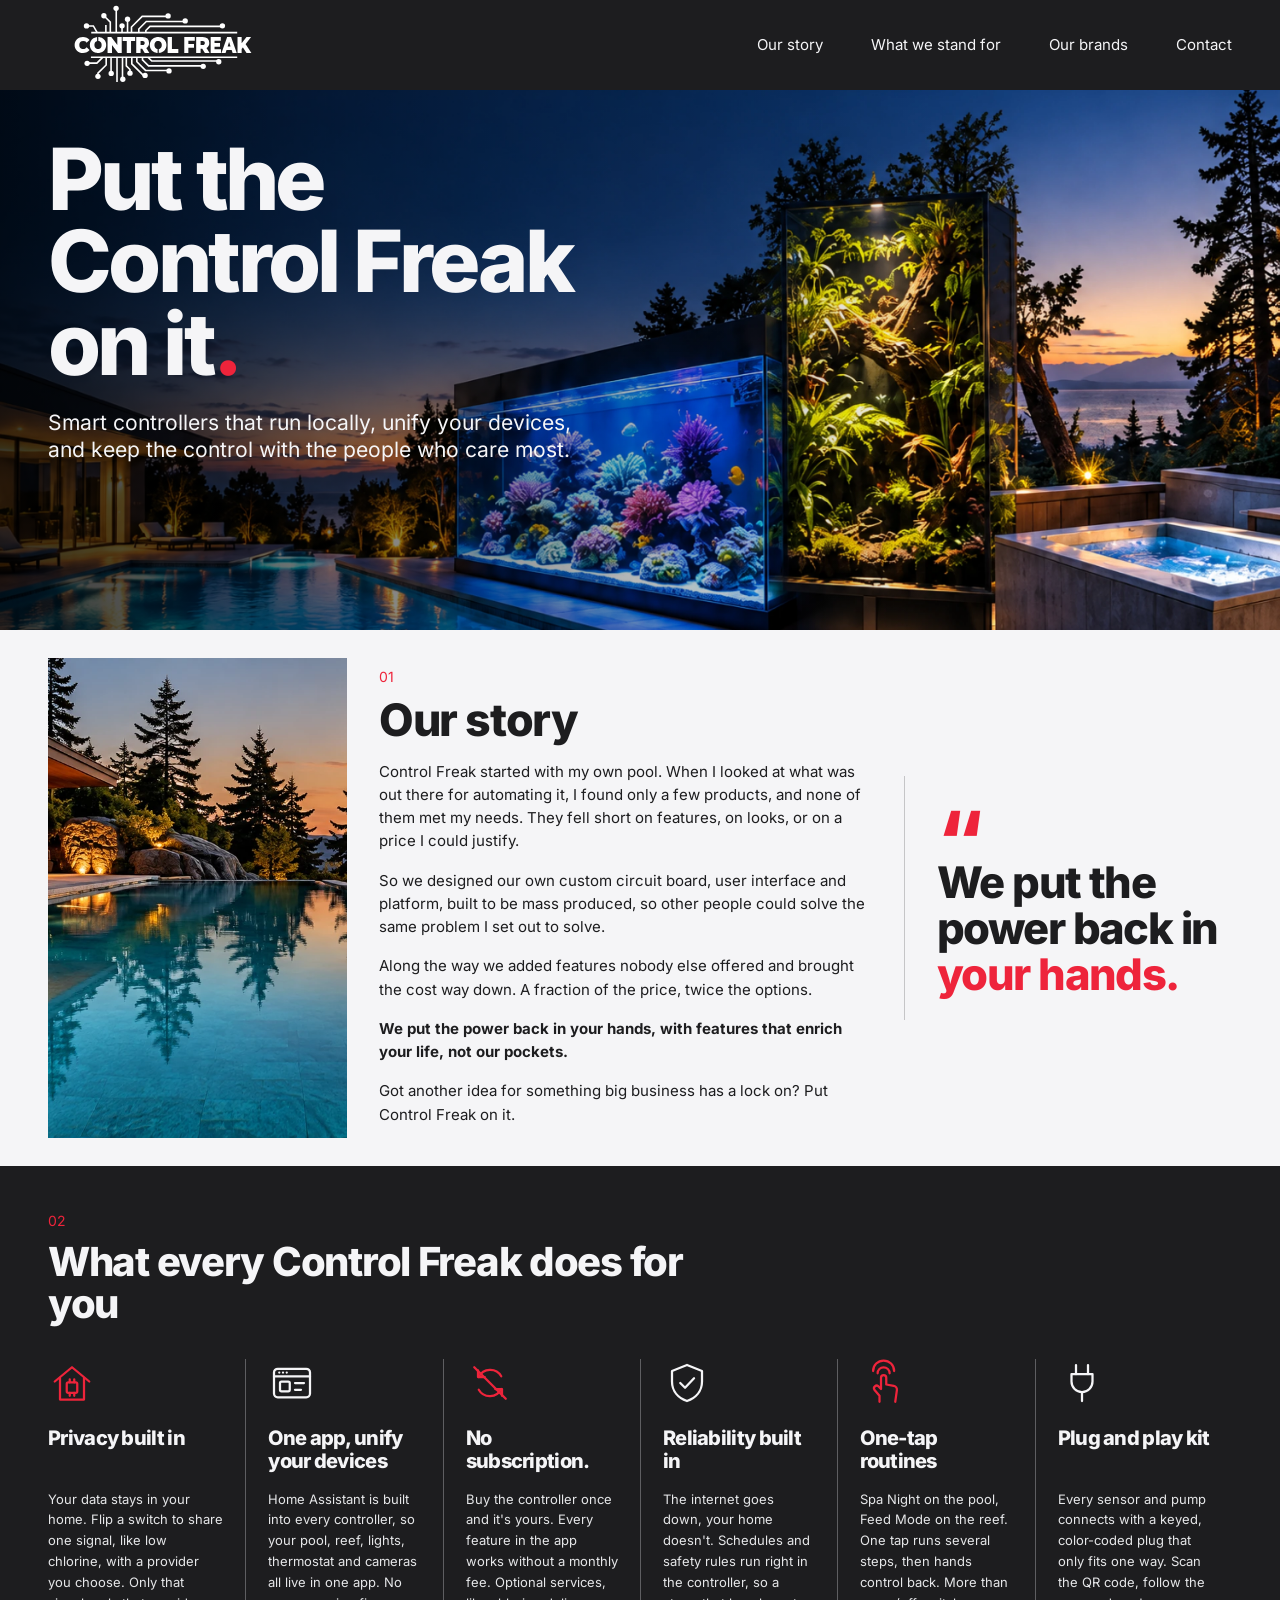
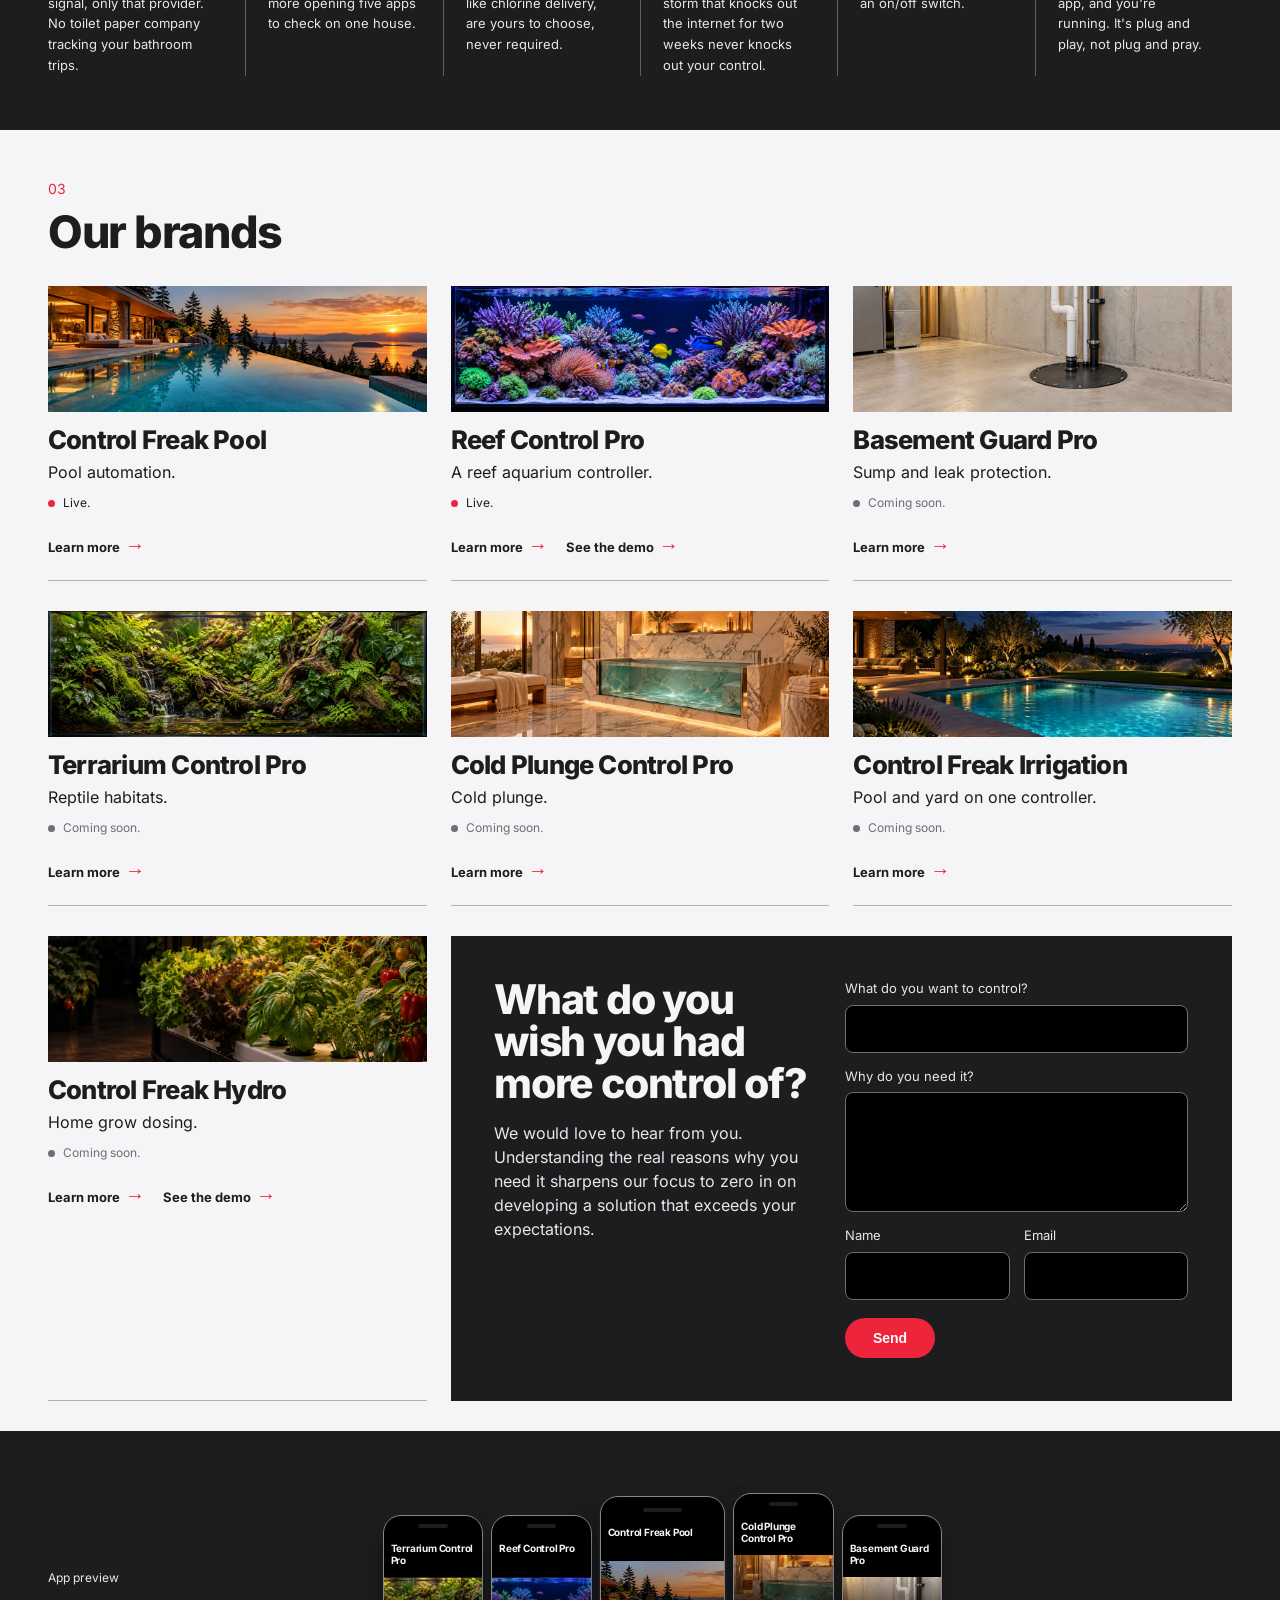
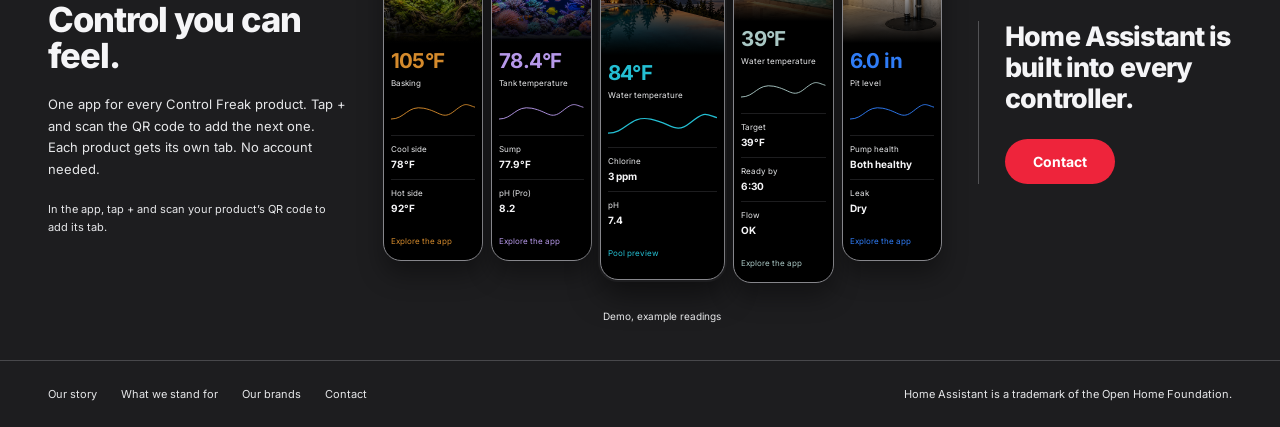
<file: index.html>
<!doctype html>
<html lang="en">
<head>
<meta charset="utf-8">
<meta name="viewport" content="width=device-width,initial-scale=1">
<title>Control Freak | Smart controllers that run locally</title>
<meta name="description" content="Smart controllers that run locally, unify your devices, and keep the control with the people who care most.">
<link rel="icon" href="favicon.ico" sizes="48x48">
<link rel="icon" href="favicon.svg" type="image/svg+xml">
<link rel="apple-touch-icon" href="apple-touch-icon.png">
<link rel="manifest" href="site.webmanifest">
<meta name="theme-color" content="#1C1D20">
<link rel="preload" as="image" href="assets/home/r4-hero.webp" fetchpriority="high">
<link rel="stylesheet" href="assets/home/home.css">
</head>
<body>
<a class="skip" href="#main">Skip to content</a>

<svg class="sprite" aria-hidden="true"><defs><symbol id="i-local" viewBox="0 0 32 32"><path d="M4.5 15 16 5.5 27.5 15"/><path d="M8 12.5V27h16V12.5"/><rect x="12.5" y="15.5" width="7" height="7" rx="1"/><path d="M14.5 13.5v2M17.5 13.5v2M14.5 22.5v2M17.5 22.5v2"/></symbol><symbol id="i-app" viewBox="0 0 32 32"><rect x="4" y="6.5" width="24" height="19" rx="2.5"/><path d="M4 11.5h24"/><path d="M7.5 9h.01M10 9h.01M12.5 9h.01"/><rect x="8" y="15" width="6.5" height="6.5" rx="1"/><path d="M18 16h6M18 20.5h4"/></symbol><symbol id="i-nosub" viewBox="0 0 32 32"><path d="M23.5 11.5a8.5 8.5 0 0 0-15 .5"/><path d="M8 7.5V12h4.5"/><path d="M8.5 20.5a8.5 8.5 0 0 0 15-.5"/><path d="M24 24.5V20h-4.5"/><path d="M5.5 5.5l21 21"/></symbol><symbol id="i-shield" viewBox="0 0 32 32"><path d="M16 4l10 4v7c0 6.5-4.2 11-10 13C10.2 26 6 21.5 6 15V8z"/><path d="M11.5 16l3.2 3.2 6-6.4"/></symbol><symbol id="i-tap" viewBox="0 0 32 32"><path d="M13 28.5v-4l-3.4-4a1.8 1.8 0 0 1 2.6-2.4l1.8 1.9V12.5a1.75 1.75 0 0 1 3.5 0V17l5 .9c1.4.25 2.3 1.5 2.1 2.9l-1.1 7.7"/><path d="M11.75 9.5a4 4 0 0 1 8 0"/><path d="M8.75 8a7 7 0 0 1 14 0"/></symbol><symbol id="i-plug" viewBox="0 0 32 32"><path d="M12 4v6M20 4v6"/><path d="M9 10h14v5a7 7 0 0 1-14 0z"/><path d="M16 22v6"/></symbol></defs></svg><header class="site-head">
  <div class="wrap head-row">
    <a class="logo" href="#top" aria-label="Control Freak home"><img src="assets/control-freak-corporate-wordmark-white.svg" alt="Control Freak" width="1167" height="527"></a>
    <nav aria-label="Main">
      <a href="#story">Our story</a>
      <a href="#stand">What we stand for</a>
      <a href="#brands">Our brands</a>
      <a href="#contact">Contact</a>
    </nav>
  </div>
</header>

<main id="main">
  <section class="hero" id="top">
    <picture>
      <source type="image/webp" srcset="assets/home/r4-hero.webp">
      <img src="assets/home/r4-hero.jpg" width="3000" height="2000" alt="A backyard at dusk with a lit pool, a reef aquarium, a planted terrarium tower and a cold plunge tub." fetchpriority="high">
    </picture>
    <div class="wrap hero-copy">
      <h1>Put the<br>Control Freak<br>on it<span class="red">.</span></h1>
      <p>Smart controllers that run locally, unify your devices, and keep the control with the people who care most.</p>
    </div>
  </section>

<section class="story numbered" id="story" aria-labelledby="story-h"><div class="wrap story-grid">
<div class="story-photo"><img src="assets/home/r4-pool.webp" width="2172" height="724" alt="A resort pool softly lit at dusk." loading="lazy"></div>
<div class="story-copy"><h2 id="story-h" class="section-heading">Our story</h2><p>Control Freak started with my own pool. When I looked at what was out there for automating it, I found only a few products, and none of them met my needs. They fell short on features, on looks, or on a price I could justify.</p><p>So we designed our own custom circuit board, user interface and platform, built to be mass produced, so other people could solve the same problem I set out to solve.</p><p>Along the way we added features nobody else offered and brought the cost way down. A fraction of the price, twice the options.</p><p class="kicker">We put the power back in your hands, with features that enrich your life, not our pockets.</p><p>Got another idea for something big business has a lock on? Put Control Freak on it.</p></div><blockquote><span class="quote-mark" aria-hidden="true">“</span>We put the power back in <span class="red">your hands.</span></blockquote></div></section><section class="stand numbered" id="stand" aria-labelledby="stand-h"><div class="wrap"><h2 id="stand-h" class="section-heading">What every Control Freak does for you</h2><ol class="promises"><li><svg class="icon" viewBox="0 0 32 32" aria-hidden="true"><use href="#i-local"/></svg><h3>Privacy built in</h3><p>Your data stays in your home. Flip a switch to share one signal, like low chlorine, with a provider you choose. Only that signal, only that provider. No toilet paper company tracking your bathroom trips.</p></li><li><svg class="icon" viewBox="0 0 32 32" aria-hidden="true"><use href="#i-app"/></svg><h3>One app, unify your devices</h3><p>Home Assistant is built into every controller, so your pool, reef, lights, thermostat and cameras all live in one app. No more opening five apps to check on one house.</p></li><li><svg class="icon" viewBox="0 0 32 32" aria-hidden="true"><use href="#i-nosub"/></svg><h3>No subscription.</h3><p>Buy the controller once and it's yours. Every feature in the app works without a monthly fee. Optional services, like chlorine delivery, are yours to choose, never required.</p></li><li><svg class="icon" viewBox="0 0 32 32" aria-hidden="true"><use href="#i-shield"/></svg><h3>Reliability built in</h3><p>The internet goes down, your home doesn't. Schedules and safety rules run right in the controller, so a storm that knocks out the internet for two weeks never knocks out your control.</p></li><li><svg class="icon" viewBox="0 0 32 32" aria-hidden="true"><use href="#i-tap"/></svg><h3>One-tap routines</h3><p>Spa Night on the pool, Feed Mode on the reef. One tap runs several steps, then hands control back. More than an on/off switch.</p></li><li><svg class="icon" viewBox="0 0 32 32" aria-hidden="true"><use href="#i-plug"/></svg><h3>Plug and play kit</h3><p>Every sensor and pump connects with a keyed, color-coded plug that only fits one way. Scan the QR code, follow the app, and you're running. It's plug and play, not plug and pray.</p></li></ol></div></section>  <section class="brands numbered" id="brands" aria-labelledby="brands-h">
    <div class="brands-inner wrap">
      <div><h2 id="brands-h" class="section-heading">Our brands</h2></div>
      <ul class="tiles">
        <li class="tile t-pool">
          <div class="body"><h3>Control Freak Pool</h3><p>Pool automation.</p>
            <div class="actions"><a class="btn" href="https://controlfreakpool.com" aria-label="Learn more about Control Freak Pool">Learn more</a></div>
            <p class="status live">Live.</p>
          </div>
          <div class="art"><img src="assets/home/r4-pool.webp" alt="A resort pool softly lit at dusk." width="2172" height="724" loading="lazy" decoding="async"></div>
        </li>
        <li class="tile t-reef">
          <div class="body"><h3>Reef Control Pro</h3><p>A reef aquarium controller.</p>
            <div class="actions"><a class="btn" href="/reef/" aria-label="Learn more about Reef Control Pro">Learn more</a><a class="btn btn-outline" href="/reef/demo/">See the demo</a></div>
            <p class="status live">Live.</p>
          </div>
          <div class="art"><img src="assets/home/r4-reef.webp" alt="A glowing reef aquarium filled with coral and fish." width="2172" height="724" loading="lazy" decoding="async"></div>
        </li>
        <li class="tile t-basement">
          <div class="body"><h3>Basement Guard Pro</h3><p>Sump and leak protection.</p>
            <div class="actions"><a class="btn" href="/basement-guard/" aria-label="Learn more about Basement Guard Pro">Learn more</a></div>
            <p class="status">Coming soon.</p>
          </div>
          <div class="art"><img src="assets/home/r4-basement.webp" alt="A clean basement utility corner with a sump pit and pipes." width="2172" height="724" loading="lazy" decoding="async"></div>
        </li>
        <li class="tile t-terrarium">
          <div class="body"><h3>Terrarium Control Pro</h3><p>Reptile habitats.</p>
            <div class="actions"><a class="btn" href="/terrarium/" aria-label="Learn more about Terrarium Control Pro">Learn more</a></div>
            <p class="status">Coming soon.</p>
          </div>
          <div class="art"><img src="assets/home/r4-terrarium.webp" alt="A beautifully lit planted terrarium." width="2164" height="727" loading="lazy" decoding="async"></div>
        </li>
        <li class="tile t-plunge">
          <div class="body"><h3>Cold Plunge Control Pro</h3><p>Cold plunge.</p>
            <div class="actions"><a class="btn" href="/cold-plunge/" aria-label="Learn more about Cold Plunge Control Pro">Learn more</a></div>
            <p class="status">Coming soon.</p>
          </div>
          <div class="art"><img src="assets/home/r4-plunge.webp" alt="A cold plunge in a warm marble spa room with polished metal fixtures." width="2172" height="724" loading="lazy" decoding="async"></div>
        </li>
        <li class="tile t-irrigation">
          <div class="body"><h3>Control Freak Irrigation</h3><p>Pool and yard on one controller.</p>
            <div class="actions"><a class="btn" href="/irrigation/" aria-label="Learn more about Control Freak Irrigation">Learn more</a></div>
            <p class="status">Coming soon.</p>
          </div>
          <div class="art"><img src="assets/home/r4-irrigation.webp" alt="A lit pool at dusk with sprinklers watering the lawn beyond." width="2172" height="724" loading="lazy" decoding="async"></div>
        </li>
        <li class="tile t-hydro">
          <div class="body"><h3>Control Freak Hydro</h3><p>Home grow dosing.</p>
            <div class="actions"><a class="btn" href="/hydro/" aria-label="Learn more about Control Freak Hydro">Learn more</a><a class="btn btn-outline" href="/hydro/demo/">See the demo</a></div>
            <p class="status">Coming soon.</p>
          </div>
          <div class="art"><img src="assets/home/r4-hydro.webp" alt="Basil, lettuce and herbs growing under warm lights in a dark home cabinet." width="2172" height="724" loading="lazy" decoding="async"></div>
        </li>

      
        <li class="tile t-ask">
          <div class="ask">
            <div class="ask-copy"><h3 id="ask-h">What do you wish you had more control of?</h3><p>We would love to hear from you. Understanding the real reasons why you need it sharpens our focus to zero in on developing a solution that exceeds your expectations.</p></div>
            <form class="ask-form" id="ask-form" action="#brands" method="post" novalidate aria-labelledby="ask-h">
              <div class="hp" aria-hidden="true"><label for="a-website">Leave this field empty</label><input id="a-website" name="website_url" type="text" tabindex="-1" autocomplete="off"></div>
              <div class="field"><label for="a-what">What do you want to control?</label><input id="a-what" name="idea" type="text" required maxlength="200" aria-describedby="a-what-err"><p class="err" id="a-what-err" hidden>Tell us what you want to control.</p></div>
              <div class="field"><label for="a-why">Why do you need it?</label><textarea id="a-why" name="why" rows="4" maxlength="2000"></textarea></div>
              <div class="pair">
                <div class="field"><label for="a-name">Name</label><input id="a-name" name="name" type="text" autocomplete="name" required aria-describedby="a-name-err"><p class="err" id="a-name-err" hidden>Please enter your name.</p></div>
                <div class="field"><label for="a-email">Email</label><input id="a-email" name="email" type="email" inputmode="email" autocomplete="email" required aria-describedby="a-email-err"><p class="err" id="a-email-err" hidden>Please enter a valid email address.</p></div>
              </div>
              <button class="btn btn-red" type="submit" id="a-submit">Send</button>
              <div class="ask-done" id="a-done" role="status" aria-live="polite" hidden></div>
            </form>
          </div>
        </li>
      </ul>
    </div>
  </section>

<section id="app" aria-labelledby="app-h"><div class="wrap app-layout"><div class="app-copy"><p class="eyebrow">App preview</p><h2 id="app-h">Control you can feel.</h2><p>One app for every Control Freak product. Tap + and scan the QR code to add the next one. Each product gets its own tab. No account needed.</p><p class="app-help">In the app, tap + and scan your product’s QR code to add its tab.</p></div><div class="app-preview"><div class="phones" aria-label="Product app previews"><a class="phone phone-terrarium" href="/terrarium/demo/" style="--accent:#D48A2C"><span class="phone-speaker" aria-hidden="true"></span><h3>Terrarium Control Pro</h3><div class="screen-photo"><img src="assets/home/r4-terrarium.webp" alt="" width="2164" height="727" loading="lazy"></div><div class="reading"><strong>105°F</strong><span>Basking</span></div><svg class="spark" viewBox="0 0 180 40" aria-hidden="true"><path d="M0 35C30 35 35 5 70 12S110 38 135 18S160 4 180 10"/></svg><dl><div><dt>Cool side</dt><dd>78°F</dd></div><div><dt>Hot side</dt><dd>92°F</dd></div></dl><span class="phone-link">Explore the app</span></a><a class="phone phone-reef" href="/reef/demo/" style="--accent:#B698E9"><span class="phone-speaker" aria-hidden="true"></span><h3>Reef Control Pro</h3><div class="screen-photo"><img src="assets/home/r4-reef.webp" alt="" width="2172" height="724" loading="lazy"></div><div class="reading"><strong>78.4°F</strong><span>Tank temperature</span></div><svg class="spark" viewBox="0 0 180 40" aria-hidden="true"><path d="M0 35C30 35 35 5 70 12S110 38 135 18S160 4 180 10"/></svg><dl><div><dt>Sump</dt><dd>77.9°F</dd></div><div><dt>pH (Pro)</dt><dd>8.2</dd></div></dl><span class="phone-link">Explore the app</span></a><a class="phone phone-pool" href="https://controlfreakpool.com" style="--accent:#24BFD3"><span class="phone-speaker" aria-hidden="true"></span><h3>Control Freak Pool</h3><div class="screen-photo"><img src="assets/home/r4-pool.webp" alt="" width="2172" height="724" loading="lazy"></div><div class="reading"><strong>84°F</strong><span>Water temperature</span></div><svg class="spark" viewBox="0 0 180 40" aria-hidden="true"><path d="M0 35C30 35 35 5 70 12S110 38 135 18S160 4 180 10"/></svg><dl><div><dt>Chlorine</dt><dd>3 ppm</dd></div><div><dt>pH</dt><dd>7.4</dd></div></dl><span class="phone-link">Pool preview</span></a><a class="phone phone-plunge" href="/cold-plunge/demo/" style="--accent:#A9C7C4"><span class="phone-speaker" aria-hidden="true"></span><h3>Cold Plunge Control Pro</h3><div class="screen-photo"><img src="assets/home/r4-plunge.webp" alt="" width="2172" height="724" loading="lazy"></div><div class="reading"><strong>39°F</strong><span>Water temperature</span></div><svg class="spark" viewBox="0 0 180 40" aria-hidden="true"><path d="M0 35C30 35 35 5 70 12S110 38 135 18S160 4 180 10"/></svg><dl><div><dt>Target</dt><dd>39°F</dd></div><div><dt>Ready by</dt><dd>6:30</dd></div><div><dt>Flow</dt><dd>OK</dd></div></dl><span class="phone-link">Explore the app</span></a><a class="phone phone-basement" href="/basement-guard/demo/" style="--accent:#2F7CF6"><span class="phone-speaker" aria-hidden="true"></span><h3>Basement Guard Pro</h3><div class="screen-photo"><img src="assets/home/r4-basement.webp" alt="" width="2172" height="724" loading="lazy"></div><div class="reading"><strong>6.0 in</strong><span>Pit level</span></div><svg class="spark" viewBox="0 0 180 40" aria-hidden="true"><path d="M0 35C30 35 35 5 70 12S110 38 135 18S160 4 180 10"/></svg><dl><div><dt>Pump health</dt><dd>Both healthy</dd></div><div><dt>Leak</dt><dd>Dry</dd></div></dl><span class="phone-link">Explore the app</span></a></div><p class="app-caption">Demo, example readings</p></div>  <section class="closing" id="contact" aria-labelledby="closing-h">
    <div class="wrap">
      <h2 id="closing-h">Home Assistant is built into every controller.</h2>
      <a class="btn btn-red" href="mailto:?subject=Control%20Freak">Contact</a>
    </div>
  </section>
</div></section></main>

<footer class="site-foot">
  <div class="wrap foot-row">
    <nav aria-label="Footer">
      <a href="#story">Our story</a>
      <a href="#stand">What we stand for</a>
      <a href="#brands">Our brands</a>
      <a href="#contact">Contact</a>
    </nav>
    <p>Home Assistant is a trademark of the Open Home Foundation.</p>
  </div>
</footer>
<script>
/* Idea form: posts to the same Google Apps Script lead endpoint as the Pool quote form, which emails the owner. */
(function(){
  var ENDPOINT = "https://script.google.com/macros/s/AKfycbxMM2e2IC3GE1hskW4a450hf9x9d8rq9-CvPJZNoUhrK6tUztxRqIqE5SJWrtTqAE0cyQ/exec";
  var form = document.getElementById('ask-form'); if (!form) return;
  var submit = document.getElementById('a-submit'), done = document.getElementById('a-done');
  var checks = [
    ['a-what', function(v){ return v.trim().length > 0; }],
    ['a-name', function(v){ return v.trim().length > 0; }],
    ['a-email', function(v){ return /^[^\s@]+@[^\s@]+\.[^\s@]+$/.test(v.trim()); }]
  ];
  function check(c){ var el = document.getElementById(c[0]), ok = c[1](el.value); el.setAttribute('aria-invalid', String(!ok)); document.getElementById(c[0] + '-err').hidden = ok; return ok; }
  checks.forEach(function(c){ document.getElementById(c[0]).addEventListener('input', function(){ if (this.getAttribute('aria-invalid') === 'true') check(c); }); });
  form.addEventListener('submit', function(ev){
    ev.preventDefault();
    var first = null;
    checks.forEach(function(c){ if (!check(c) && !first) first = document.getElementById(c[0]); });
    if (first) { done.hidden = true; first.focus(); return; }
    var data = new FormData(form);
    if ((data.get('website_url') || '').toString().trim() !== '') { form.reset(); return; }
    data.delete('website_url');
    data.set('form', 'idea');
    data.set('source', 'Corporate home page: What do you wish you had more control of?');
    submit.disabled = true; var label = submit.textContent; submit.textContent = 'Sending…';
    fetch(ENDPOINT, {method: 'POST', mode: 'no-cors', body: new URLSearchParams(data)})
      .then(function(){ done.textContent = 'Thank you. We read every one of these and will reply by email.'; done.hidden = false; form.reset(); })
      .catch(function(){ done.textContent = 'That did not go through. Check your connection and try again.'; done.hidden = false; })
      .then(function(){ submit.disabled = false; submit.textContent = label; });
  });
})();
</script>
</body>
</html>
</file>
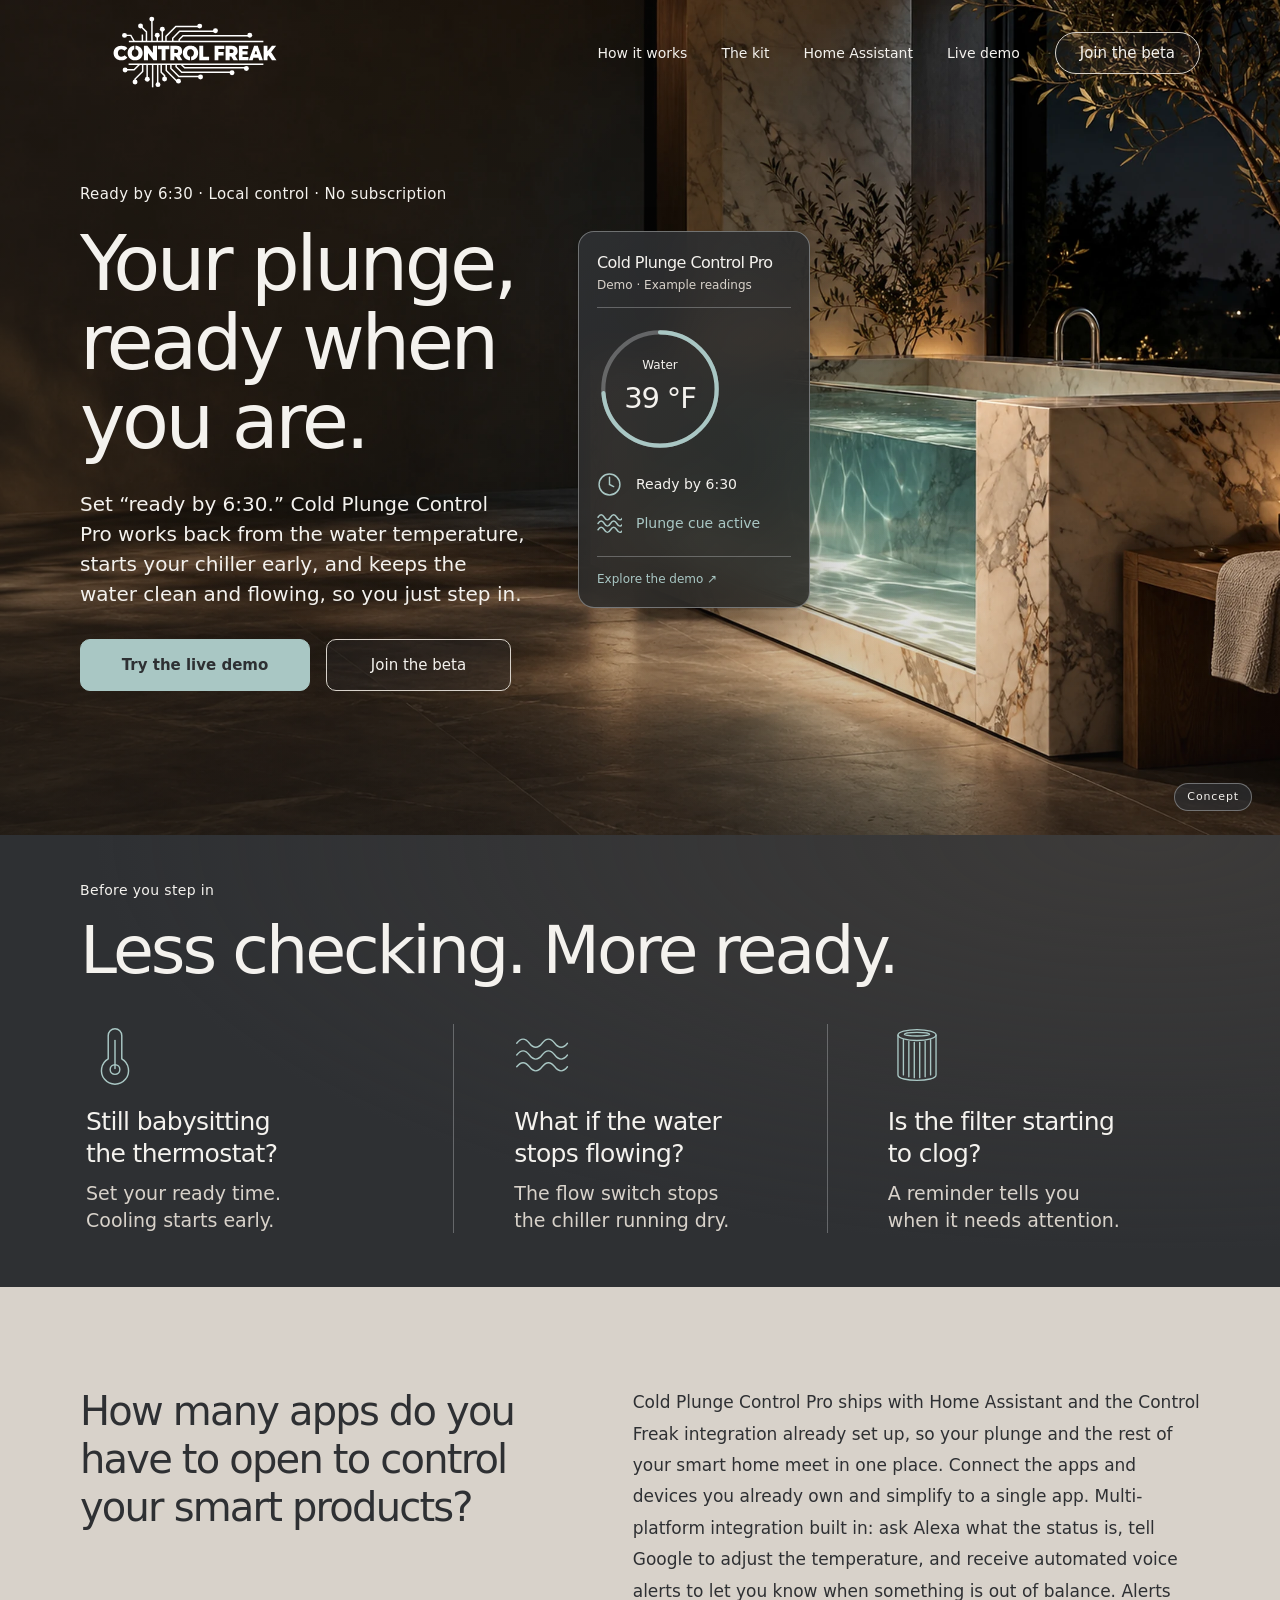
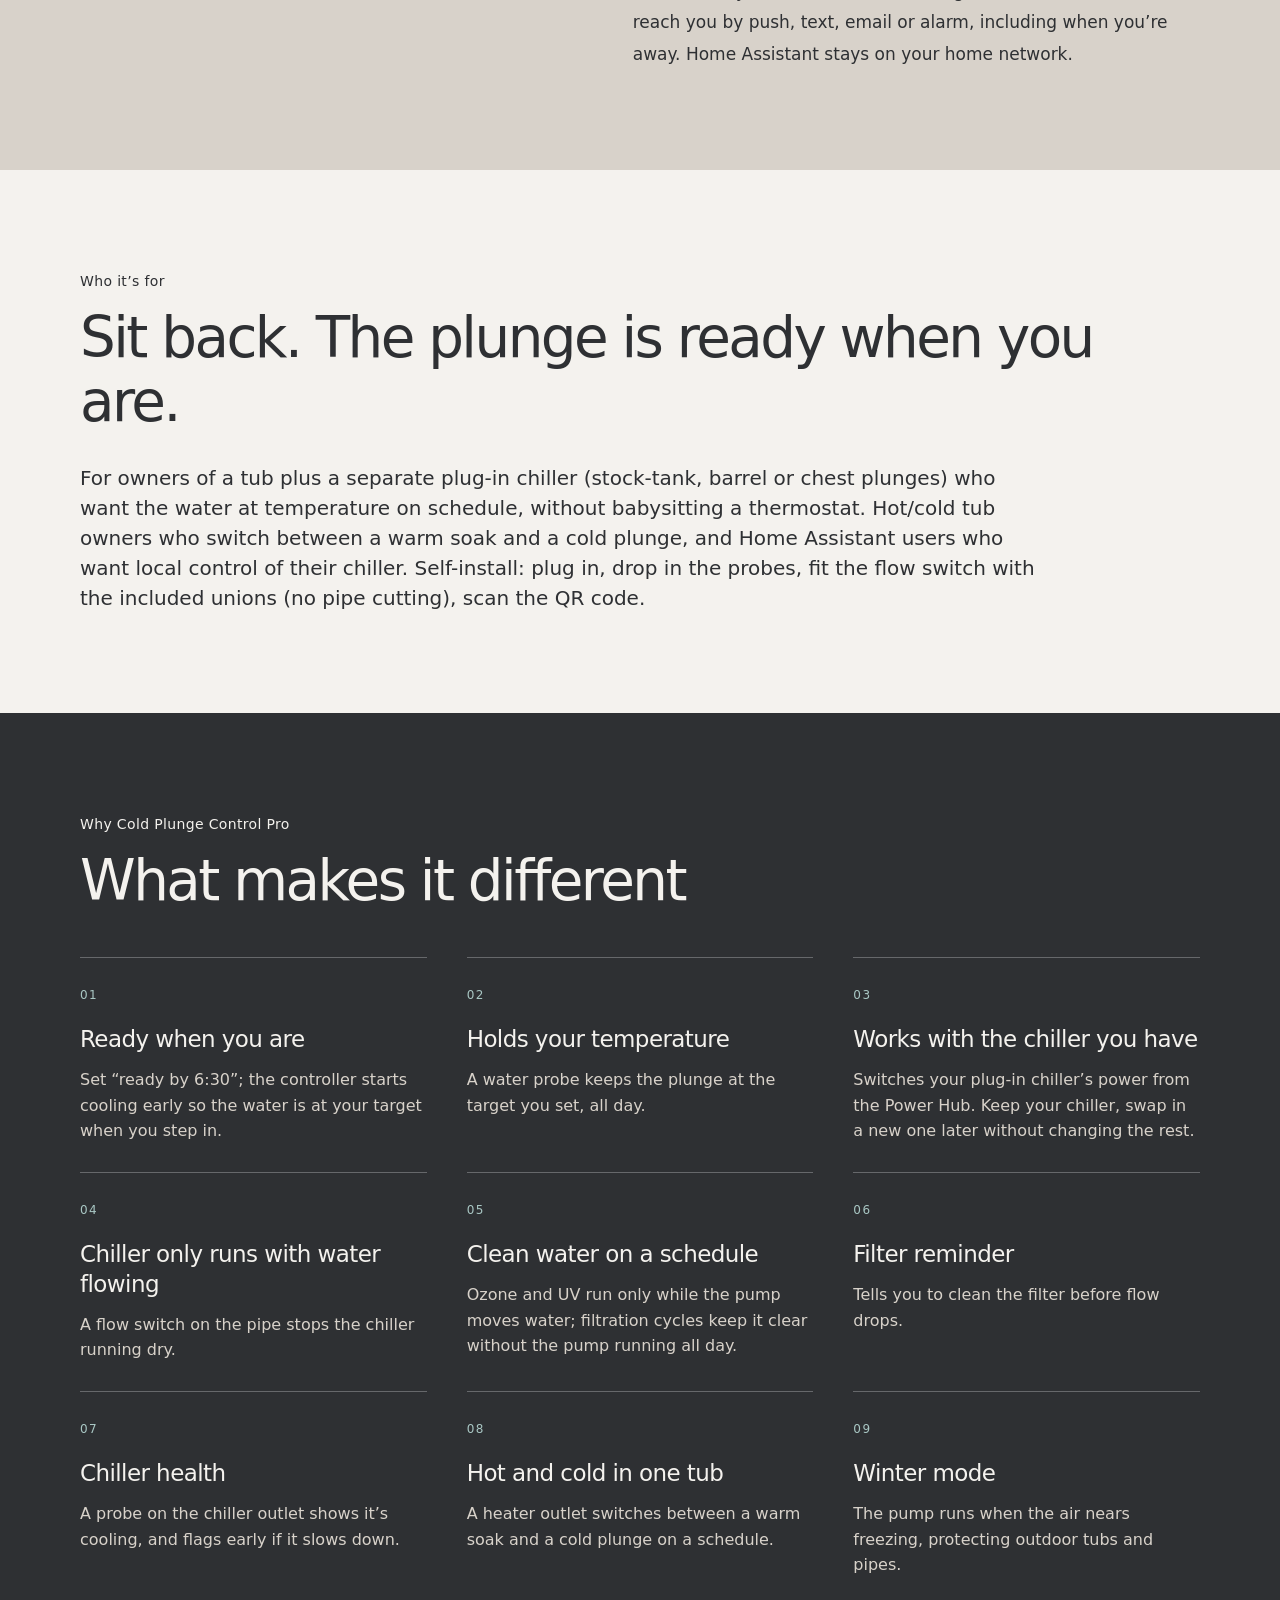
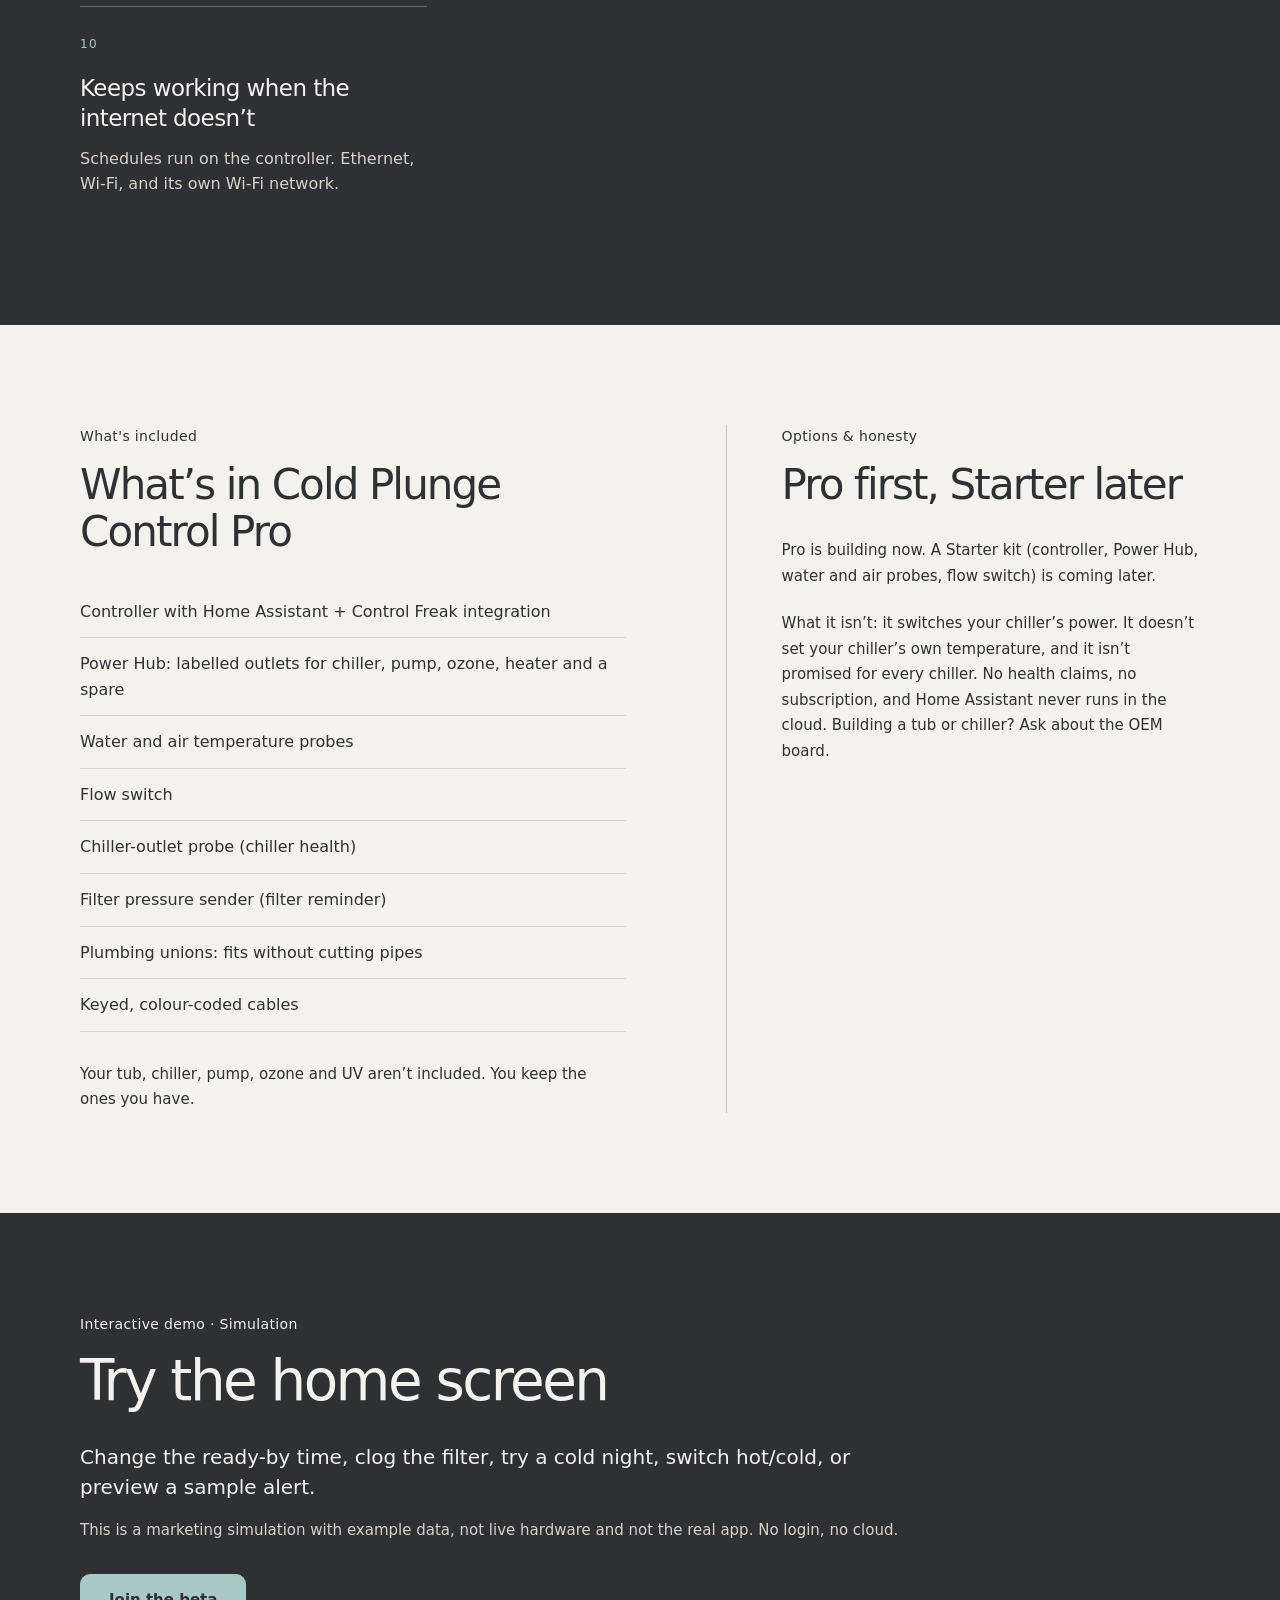
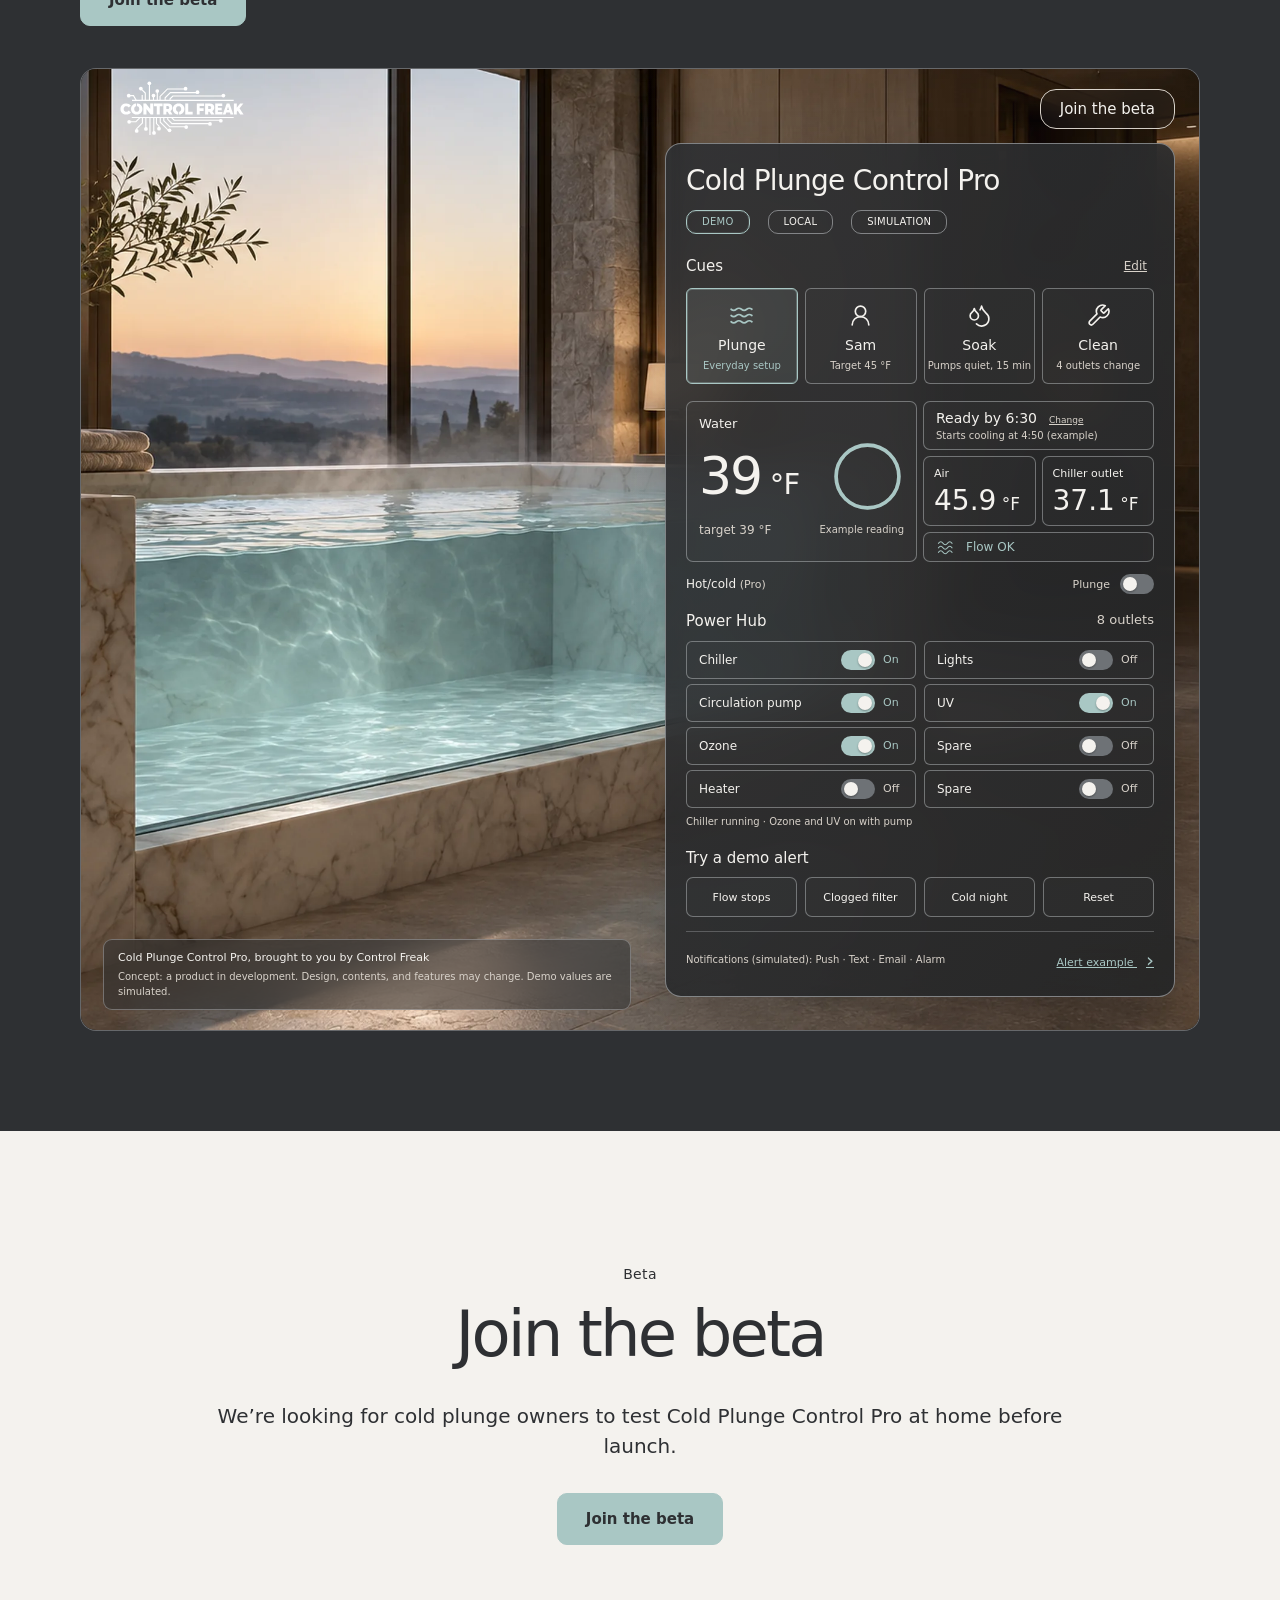
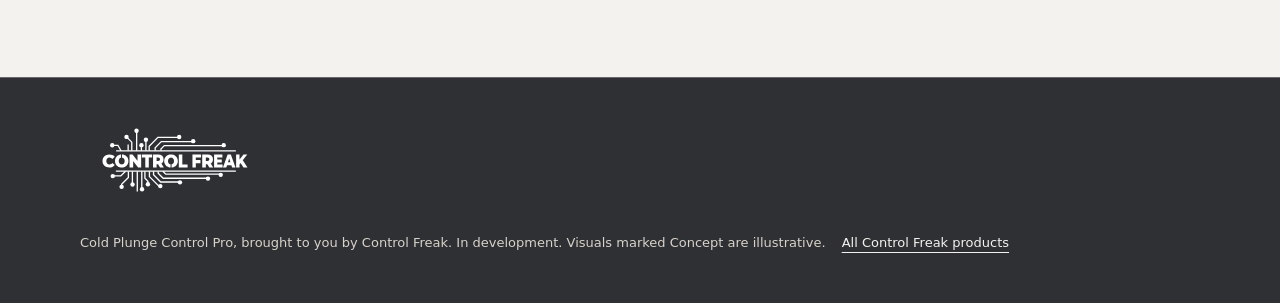
<file: products/C01-cold-plunge/site/index.html>
<!doctype html><html lang="en"><head><meta charset="utf-8"><meta name="viewport" content="width=device-width,initial-scale=1">
<link rel="icon" href="favicon.ico" sizes="48x48">
<link rel="icon" href="favicon.svg" type="image/svg+xml">
<link rel="apple-touch-icon" href="apple-touch-icon.png">
<link rel="manifest" href="site.webmanifest">
<meta name="theme-color" content="#F4F2EE">

<title>Cold Plunge Control Pro, brought to you by Control Freak</title>
<meta name="description" content="Set ready-by 6:30. Cold Plunge Control Pro starts your chiller early and keeps the water clean and flowing, so you just step in.">
<link rel="stylesheet" href="styles.css"></head><body>
<a class="skip-link" href="#main">Skip to content</a>
<header class="hero-band">
  <picture class="hero-img"><source media="(max-width:640px)" srcset="assets/hero-lamplight-portrait.webp"><img src="assets/hero-lamplight-2400.webp" srcset="assets/hero-lamplight-1200.webp 1200w, assets/hero-lamplight-2400.webp 2400w" sizes="100vw" width="2400" height="1400" fetchpriority="high" alt="Concept of an invented lamplit spa with a glass-front Calacatta marble plunge, aqua water, olive branches and an oak bench with a towel."></picture>
  <nav class="nav wrap" aria-label="Main navigation">
    <a class="brand" href="./"><img src="assets/control-freak-corporate-wordmark-white.svg" alt="Control Freak" width="240" height="90"></a>
    <div class="nav-links"><a href="#how">How it works</a><a href="#kit">The kit</a><a href="#home-assistant">Home Assistant</a><a href="#demo">Live demo</a></div>
    <a class="btn ghost" href="#beta">Join the beta</a>
  </nav>
  <div class="hero wrap">
    <div class="hero-copy">
      <p class="eyebrow">Ready by 6:30 · Local control · No subscription</p>
      <h1>Your plunge,<br>ready when<br>you are.</h1>
      <p class="lead">Set “ready by 6:30.” Cold Plunge Control Pro works back from the water temperature, starts your chiller early, and keeps the water clean and flowing, so you just step in.</p>
      <div class="ctas"><a class="btn" href="#demo">Try the live demo</a><a class="btn ghost" href="#beta">Join the beta</a></div>
    </div>
    <aside class="app-preview" aria-label="Static demo preview with example readings">
      <div class="preview-title">Cold Plunge Control Pro</div><p class="preview-caption">Demo · Example readings</p>
      <div class="temperature"><svg viewBox="0 0 120 120" aria-hidden="true"><circle cx="60" cy="60" r="54"/><circle class="ring" cx="60" cy="60" r="54"/></svg><div><span>Water</span><strong>39 °F</strong></div></div>
      <p class="preview-state"><svg viewBox="0 0 24 24" aria-hidden="true"><circle cx="12" cy="12" r="10"/><path d="M12 5v7l4 2"/></svg>Ready by 6:30</p>
      <p class="preview-state aqua"><svg viewBox="0 0 24 24" aria-hidden="true"><path d="M1 6q3-5 6 0t6 0t6 0t6 0M1 12q3-5 6 0t6 0t6 0t6 0M1 18q3-5 6 0t6 0t6 0t6 0"/></svg>Plunge cue active</p>
      <a class="preview-link" href="demo/">Explore the demo <span aria-hidden="true">↗</span></a>
    </aside>
  </div><span class="tag">Concept</span>
</header>
<main id="main">
<section id="how" class="moments"><div class="wrap">
<p class="eyebrow">Before you step in</p><h2>Less checking. More ready.</h2>
<div class="moment-grid">
<article><svg viewBox="0 0 48 64" aria-hidden="true"><path d="M17 36V12a7 7 0 0 1 14 0v24a14 14 0 1 1-14 0Z"/><path d="M24 17v29"/><circle cx="24" cy="47" r="5"/></svg><h3>Still babysitting<br>the thermostat?</h3><p>Set your ready time.<br>Cooling starts early.</p></article>
<article><svg viewBox="0 0 64 64" aria-hidden="true"><path d="M3 19q7-9 14 0t14 0t14 0t14 0M3 32q7-9 14 0t14 0t14 0t14 0M3 45q7-9 14 0t14 0t14 0t14 0"/></svg><h3>What if the water<br>stops flowing?</h3><p>The flow switch stops<br>the chiller running dry.</p></article>
<article><svg viewBox="0 0 64 64" aria-hidden="true"><ellipse cx="32" cy="10" rx="21" ry="6"/><path d="M11 10v44c0 8 42 8 42 0V10M17 15v39m6-37v39m6-38v39m6-39v39m6-40v39m6-41v39"/><ellipse cx="32" cy="9" rx="14" ry="2"/></svg><h3>Is the filter starting<br>to clog?</h3><p>A reminder tells you<br>when it needs attention.</p></article>
</div></div></section>
<section id="home-assistant" class="open"><div class="wrap">
  <q>How many apps do you have to open to control your smart products?</q>
  <p>Cold Plunge Control Pro ships with Home Assistant and the Control Freak integration already set up, so your plunge and the rest of your smart home meet in one place. Connect the apps and devices you already own and simplify to a single app. Multi-platform integration built in: ask Alexa what the status is, tell Google to adjust the temperature, and receive automated voice alerts to let you know when something is out of balance. Alerts reach you by push, text, email or alarm, including when you’re away. Home Assistant stays on your home network.</p>
</div></section>
<section class="daylight"><div class="wrap"><div class="eyebrow">Who it’s for</div><h2>Sit back. The plunge is ready when you are.</h2><p class="lead">For owners of a tub plus a separate plug-in chiller (stock-tank, barrel or chest plunges) who want the water at temperature on schedule, without babysitting a thermostat. Hot/cold tub owners who switch between a warm soak and a cold plunge, and Home Assistant users who want local control of their chiller. Self-install: plug in, drop in the probes, fit the flow switch with the included unions (no pipe cutting), scan the QR code.</p></div></section>
<section class="linen"><div class="wrap"><div class="eyebrow">Why Cold Plunge Control Pro</div><h2>What makes it different</h2><div class="grid"><div class="card"><h3>Ready when you are</h3><p>Set “ready by 6:30”; the controller starts cooling early so the water is at your target when you step in.</p></div><div class="card"><h3>Holds your temperature</h3><p>A water probe keeps the plunge at the target you set, all day.</p></div><div class="card"><h3>Works with the chiller you have</h3><p>Switches your plug-in chiller’s power from the Power Hub. Keep your chiller, swap in a new one later without changing the rest.</p></div><div class="card"><h3>Chiller only runs with water flowing</h3><p>A flow switch on the pipe stops the chiller running dry.</p></div><div class="card"><h3>Clean water on a schedule</h3><p>Ozone and UV run only while the pump moves water; filtration cycles keep it clear without the pump running all day.</p></div><div class="card"><h3>Filter reminder</h3><p>Tells you to clean the filter before flow drops.</p></div><div class="card"><h3>Chiller health</h3><p>A probe on the chiller outlet shows it’s cooling, and flags early if it slows down.</p></div><div class="card"><h3>Hot and cold in one tub</h3><p>A heater outlet switches between a warm soak and a cold plunge on a schedule.</p></div><div class="card"><h3>Winter mode</h3><p>The pump runs when the air nears freezing, protecting outdoor tubs and pipes.</p></div><div class="card"><h3>Keeps working when the internet doesn’t</h3><p>Schedules run on the controller. Ethernet, Wi-Fi, and its own Wi-Fi network.</p></div></div></div></section>
<section id="kit" class="daylight"><div class="wrap kit">
  <div><div class="eyebrow">What's included</div><h2>What’s in Cold Plunge Control Pro</h2><ul><li>Controller with Home Assistant + Control Freak integration</li><li>Power Hub: labelled outlets for chiller, pump, ozone, heater and a spare</li><li>Water and air temperature probes</li><li>Flow switch</li><li>Chiller-outlet probe (chiller health)</li><li>Filter pressure sender (filter reminder)</li><li>Plumbing unions: fits without cutting pipes</li><li>Keyed, colour-coded cables</li></ul><p class="small">Your tub, chiller, pump, ozone and UV aren’t included. You keep the ones you have.</p></div>
  <div><div class="eyebrow">Options &amp; honesty</div><h2>Pro first, Starter later</h2><p class="small">Pro is building now. A Starter kit (controller, Power Hub, water and air probes, flow switch) is coming later.</p><p class="small">What it isn’t: it switches your chiller’s power. It doesn’t set your chiller’s own temperature, and it isn’t promised for every chiller. No health claims, no subscription, and Home Assistant never runs in the cloud. Building a tub or chiller? Ask about the OEM board.</p></div>
</div></section>
<section id="demo" class="at-six"><div class="wrap demo">
  <div><div class="eyebrow">Interactive demo · Simulation</div><h2>Try the home screen</h2>
    <p class="lead">Change the ready-by time, clog the filter, try a cold night, switch hot/cold, or preview a sample alert.</p>
    <p class="small">This is a marketing simulation with example data, not live hardware and not the real app. No login, no cloud.</p>
    <div class="ctas"><a class="btn light" href="#beta">Join the beta</a></div></div>
  <iframe src="demo/index.html" title="Cold Plunge Control Pro demo (simulation)" loading="lazy"></iframe>
</div></section>
<section id="beta" class="daylight"><div class="wrap"><div class="beta">
  <div class="eyebrow">Beta</div><h2>Join the beta</h2>
  <p class="lead">We’re looking for cold plunge owners to test Cold Plunge Control Pro at home before launch.</p>
  <a class="btn" href="mailto:?subject=Cold%20Plunge%20Control%20Pro%20beta">Join the beta</a>

</div></div></section>
</main>
<footer><div class="wrap"><img src="assets/control-freak-corporate-wordmark-white.svg" alt="Control Freak"><br>Cold Plunge Control Pro, brought to you by Control Freak. In development. Visuals marked Concept are illustrative. <a href="/">All Control Freak products</a></div></footer>
<script>addEventListener("message",function(e){var h=e.data&&e.data.cfDemoHeight;if(!h)return;document.querySelectorAll(".demo iframe").forEach(function(f){if(f.contentWindow===e.source)f.style.height=(h+4)+"px"})});</script>
</body></html>
</file>
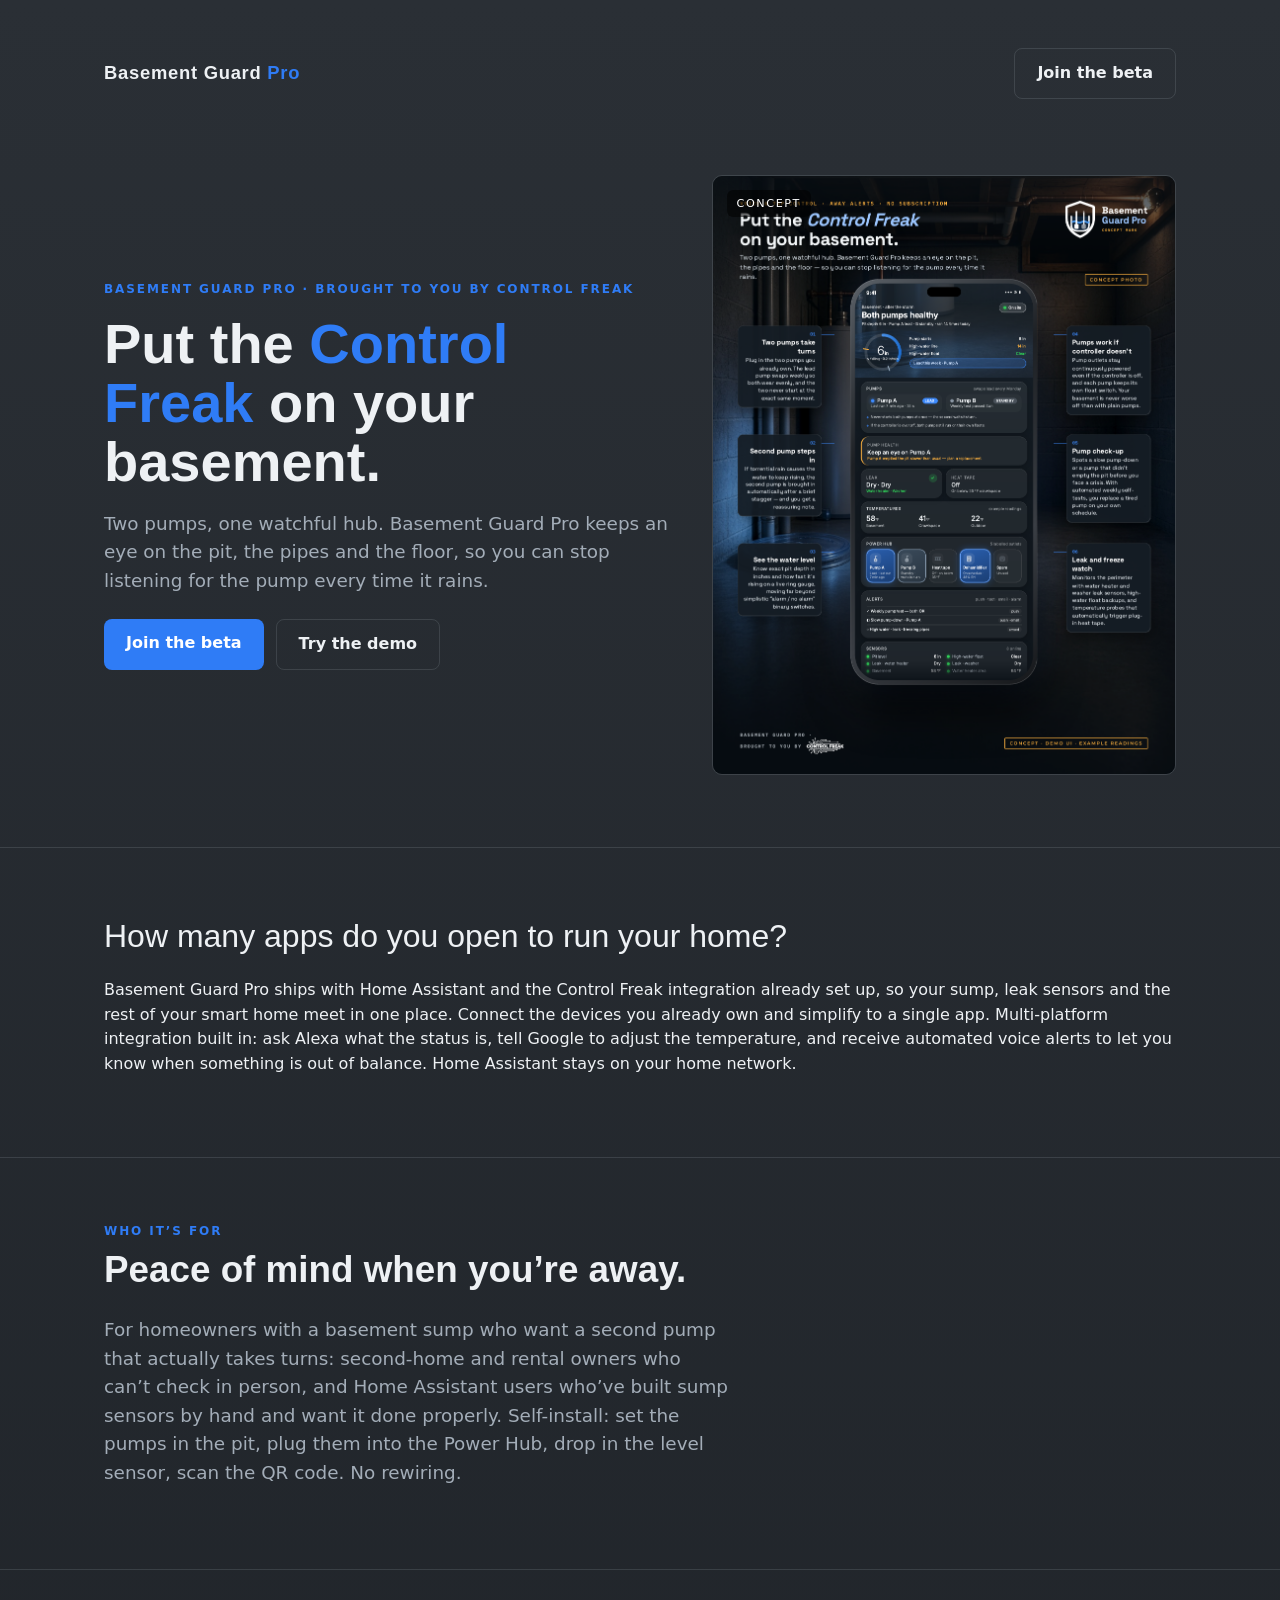
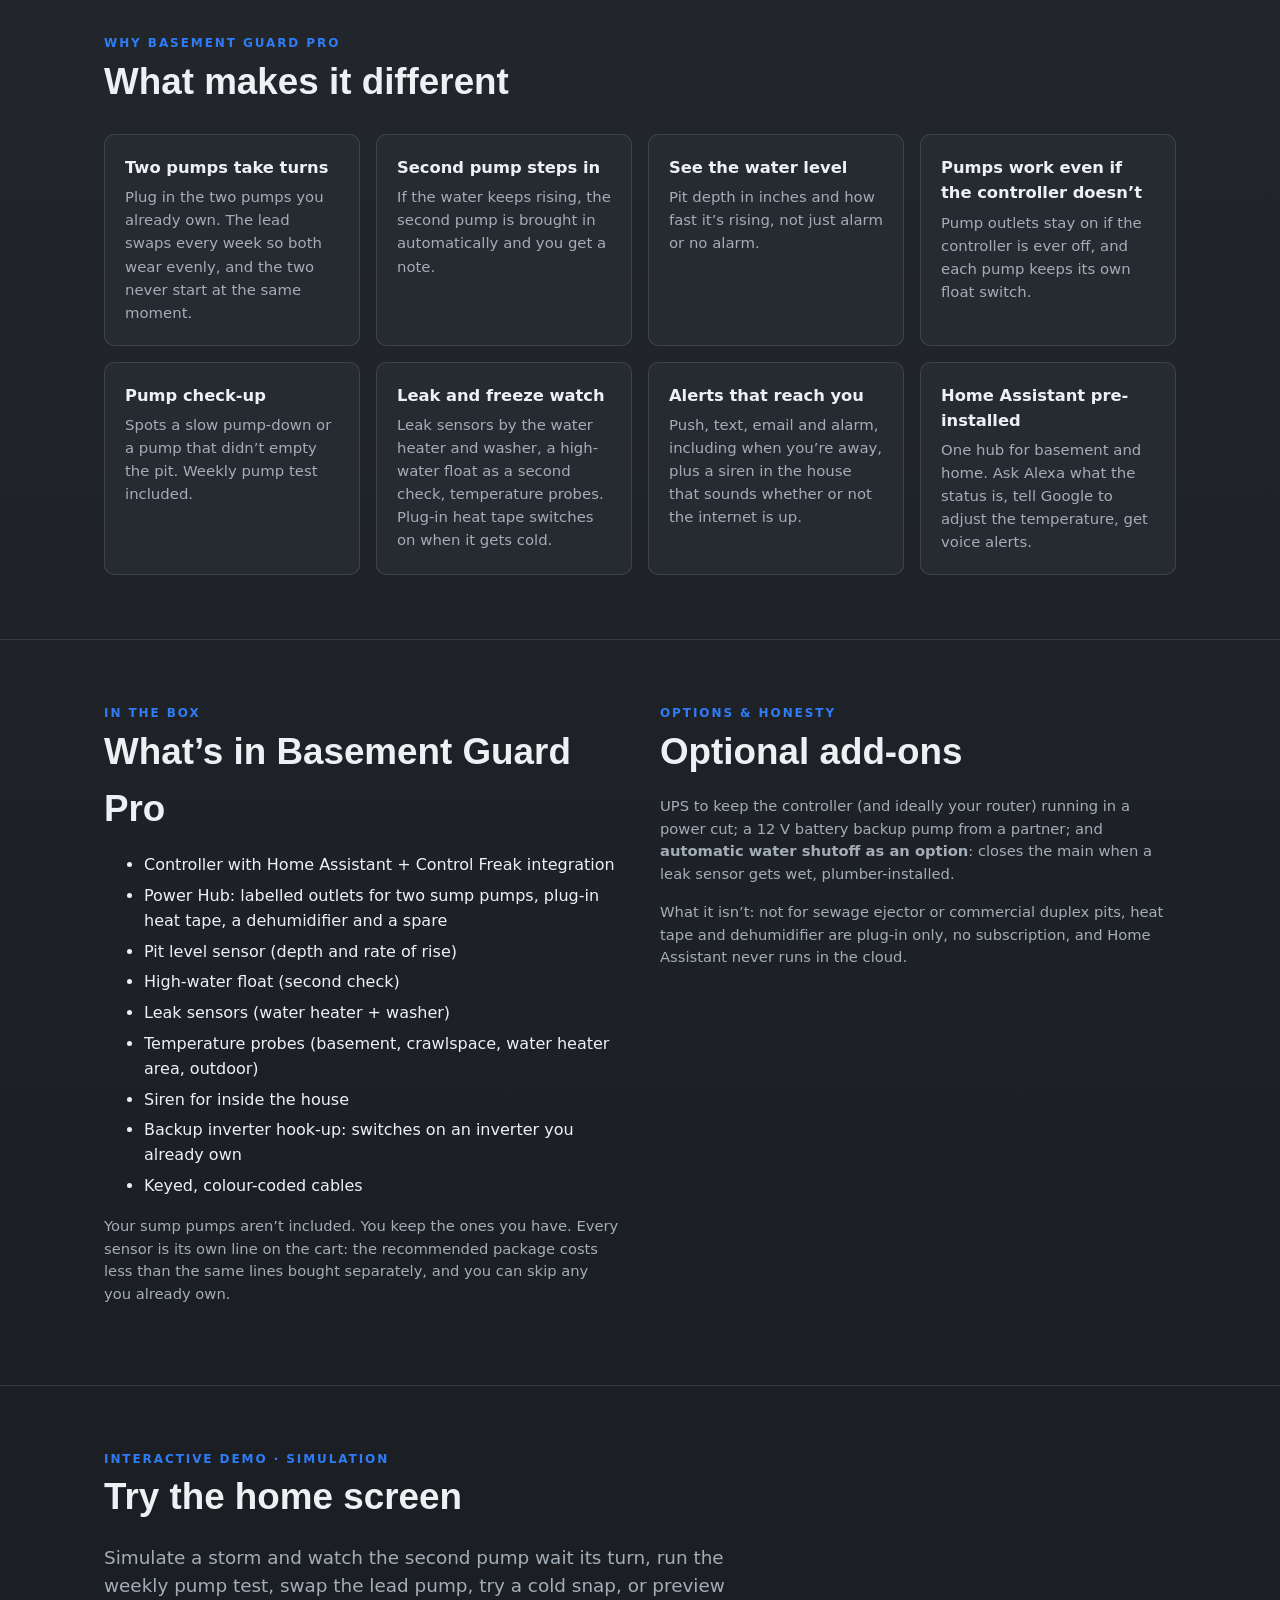
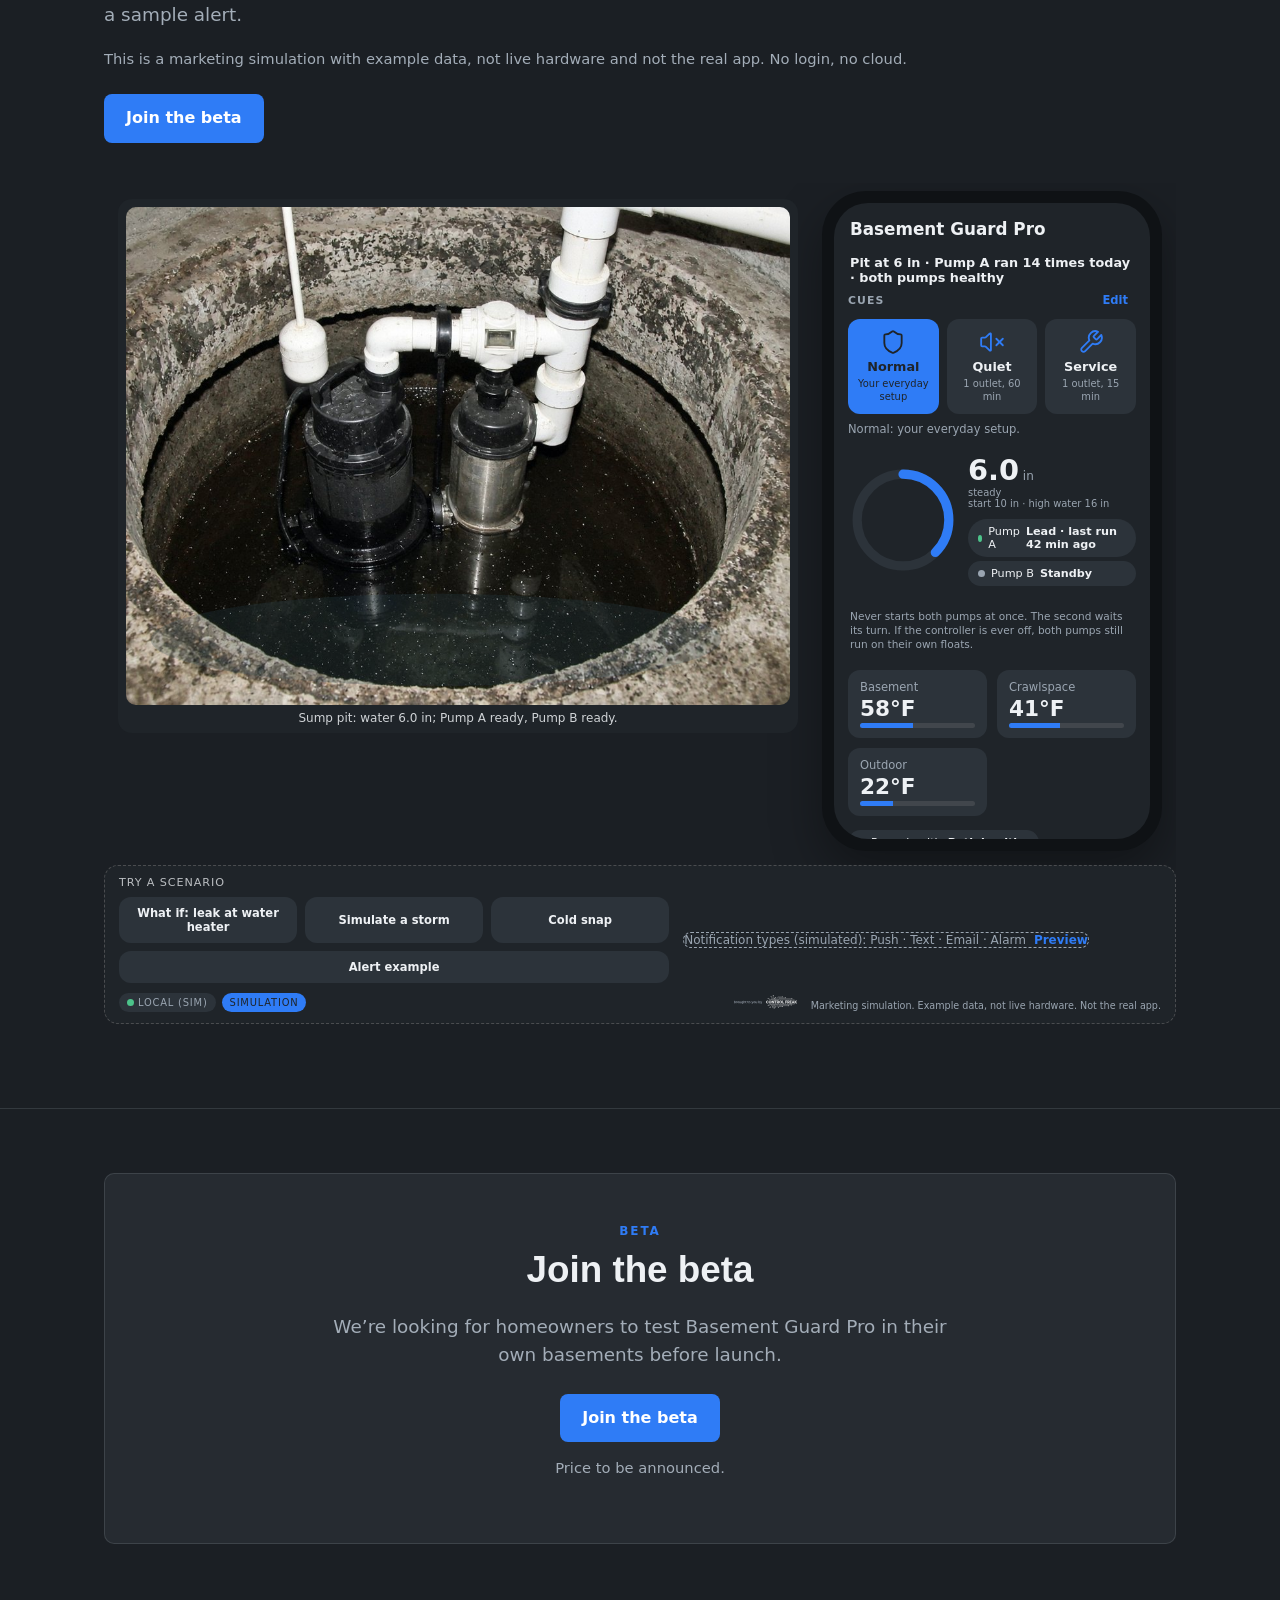
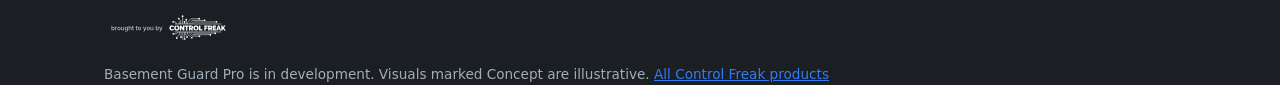
<file: products/C03-basement-guard/site/index.html>
<!doctype html><html lang="en"><head><meta charset="utf-8"><meta name="viewport" content="width=device-width,initial-scale=1">
<link rel="icon" href="favicon.ico" sizes="48x48">
<link rel="icon" href="favicon.svg" type="image/svg+xml">
<link rel="apple-touch-icon" href="apple-touch-icon.png">
<link rel="manifest" href="site.webmanifest">
<meta name="theme-color" content="#0b1f3a">

<title>Basement Guard Pro, brought to you by Control Freak</title>
<meta name="description" content="Two pumps, one watchful hub. Basement Guard Pro keeps an eye on the pit, the pipes and the floor.">
<link rel="stylesheet" href="styles.css"></head><body>
<header class="wrap">
  <nav><a class="brand" href="#">Basement Guard <span>Pro</span></a><a class="btn ghost" href="#beta">Join the beta</a></nav>
  <div class="hero">
    <div>
      <div class="eyebrow">Basement Guard Pro · brought to you by Control Freak</div>
      <h1>Put the <em>Control Freak</em> on your basement.</h1>
      <p class="lead">Two pumps, one watchful hub. Basement Guard Pro keeps an eye on the pit, the pipes and the floor, so you can stop listening for the pump every time it rains.</p>
      <div class="ctas"><a class="btn" href="#beta">Join the beta</a><a class="btn ghost" href="#demo">Try the demo</a></div>
    </div>
    <div class="concept concept-img"><span class="tag">Concept</span><img class="hero-concept" src="assets/hero-concept-front.png" alt="Concept illustration of a basement sump pit with two pumps and a controller on the wall (Concept brochure front)"></div>
  </div>
</header>
<main>
<section class="open"><div class="wrap">
  <q>How many apps do you open to run your home?</q>
  <p>Basement Guard Pro ships with Home Assistant and the Control Freak integration already set up, so your sump, leak sensors and the rest of your smart home meet in one place. Connect the devices you already own and simplify to a single app. Multi-platform integration built in: ask Alexa what the status is, tell Google to adjust the temperature, and receive automated voice alerts to let you know when something is out of balance. Home Assistant stays on your home network.</p>
</div></section>
<section><div class="wrap"><div class="eyebrow">Who it’s for</div><h2>Peace of mind when you’re away.</h2><p class="lead">For homeowners with a basement sump who want a second pump that actually takes turns: second-home and rental owners who can’t check in person, and Home Assistant users who’ve built sump sensors by hand and want it done properly. Self-install: set the pumps in the pit, plug them into the Power Hub, drop in the level sensor, scan the QR code. No rewiring.</p></div></section>
<section><div class="wrap"><div class="eyebrow">Why Basement Guard Pro</div><h2>What makes it different</h2><div class="grid"><div class="card"><h3>Two pumps take turns</h3><p>Plug in the two pumps you already own. The lead swaps every week so both wear evenly, and the two never start at the same moment.</p></div><div class="card"><h3>Second pump steps in</h3><p>If the water keeps rising, the second pump is brought in automatically and you get a note.</p></div><div class="card"><h3>See the water level</h3><p>Pit depth in inches and how fast it’s rising, not just alarm or no alarm.</p></div><div class="card"><h3>Pumps work even if the controller doesn’t</h3><p>Pump outlets stay on if the controller is ever off, and each pump keeps its own float switch.</p></div><div class="card"><h3>Pump check-up</h3><p>Spots a slow pump-down or a pump that didn’t empty the pit. Weekly pump test included.</p></div><div class="card"><h3>Leak and freeze watch</h3><p>Leak sensors by the water heater and washer, a high-water float as a second check, temperature probes. Plug-in heat tape switches on when it gets cold.</p></div><div class="card"><h3>Alerts that reach you</h3><p>Push, text, email and alarm, including when you’re away, plus a siren in the house that sounds whether or not the internet is up.</p></div><div class="card"><h3>Home Assistant pre-installed</h3><p>One hub for basement and home. Ask Alexa what the status is, tell Google to adjust the temperature, get voice alerts.</p></div></div></div></section>
<section><div class="wrap kit">
  <div><div class="eyebrow">In the box</div><h2>What’s in Basement Guard Pro</h2><ul><li>Controller with Home Assistant + Control Freak integration</li><li>Power Hub: labelled outlets for two sump pumps, plug-in heat tape, a dehumidifier and a spare</li><li>Pit level sensor (depth and rate of rise)</li><li>High-water float (second check)</li><li>Leak sensors (water heater + washer)</li><li>Temperature probes (basement, crawlspace, water heater area, outdoor)</li><li>Siren for inside the house</li><li>Backup inverter hook-up: switches on an inverter you already own</li><li>Keyed, colour-coded cables</li></ul><p class="small">Your sump pumps aren’t included. You keep the ones you have. Every sensor is its own line on the cart: the recommended package costs less than the same lines bought separately, and you can skip any you already own.</p></div>
  <div><div class="eyebrow">Options &amp; honesty</div><h2>Optional add-ons</h2><p class="small">UPS to keep the controller (and ideally your router) running in a power cut; a 12 V battery backup pump from a partner; and <b>automatic water shutoff as an option</b>: closes the main when a leak sensor gets wet, plumber-installed.</p><p class="small">What it isn’t: not for sewage ejector or commercial duplex pits, heat tape and dehumidifier are plug-in only, no subscription, and Home Assistant never runs in the cloud.</p></div>
</div></section>
<section id="demo"><div class="wrap demo">
  <div><div class="eyebrow">Interactive demo · Simulation</div><h2>Try the home screen</h2>
    <p class="lead">Simulate a storm and watch the second pump wait its turn, run the weekly pump test, swap the lead pump, try a cold snap, or preview a sample alert.</p>
    <p class="small">This is a marketing simulation with example data, not live hardware and not the real app. No login, no cloud.</p>
    <div class="ctas"><a class="btn" href="#beta">Join the beta</a></div></div>
  <iframe src="demo/index.html" title="Basement Guard Pro demo (simulation)" loading="lazy"></iframe>
</div></section>
<section id="beta"><div class="wrap"><div class="beta">
  <div class="eyebrow">Beta</div><h2>Join the beta</h2>
  <p class="lead" style="margin:0 auto 24px">We’re looking for homeowners to test Basement Guard Pro in their own basements before launch.</p>
  <a class="btn" href="mailto:?subject=Basement%20Guard%20Pro%20beta">Join the beta</a>
  <p class="small">Price to be announced.</p>
</div></div></section>
</main>
<footer class="wrap"><img src="assets/brought-to-you-by-control-freak-horizontal-dark.svg" alt="brought to you by Control Freak"><br>Basement Guard Pro is in development. Visuals marked Concept are illustrative. <a href="/">All Control Freak products</a></footer>
<script>addEventListener("message",function(e){var h=e.data&&e.data.cfDemoHeight;if(!h)return;document.querySelectorAll(".demo iframe").forEach(function(f){if(f.contentWindow===e.source)f.style.height=(h+4)+"px"})});</script>
</body></html>
</file>
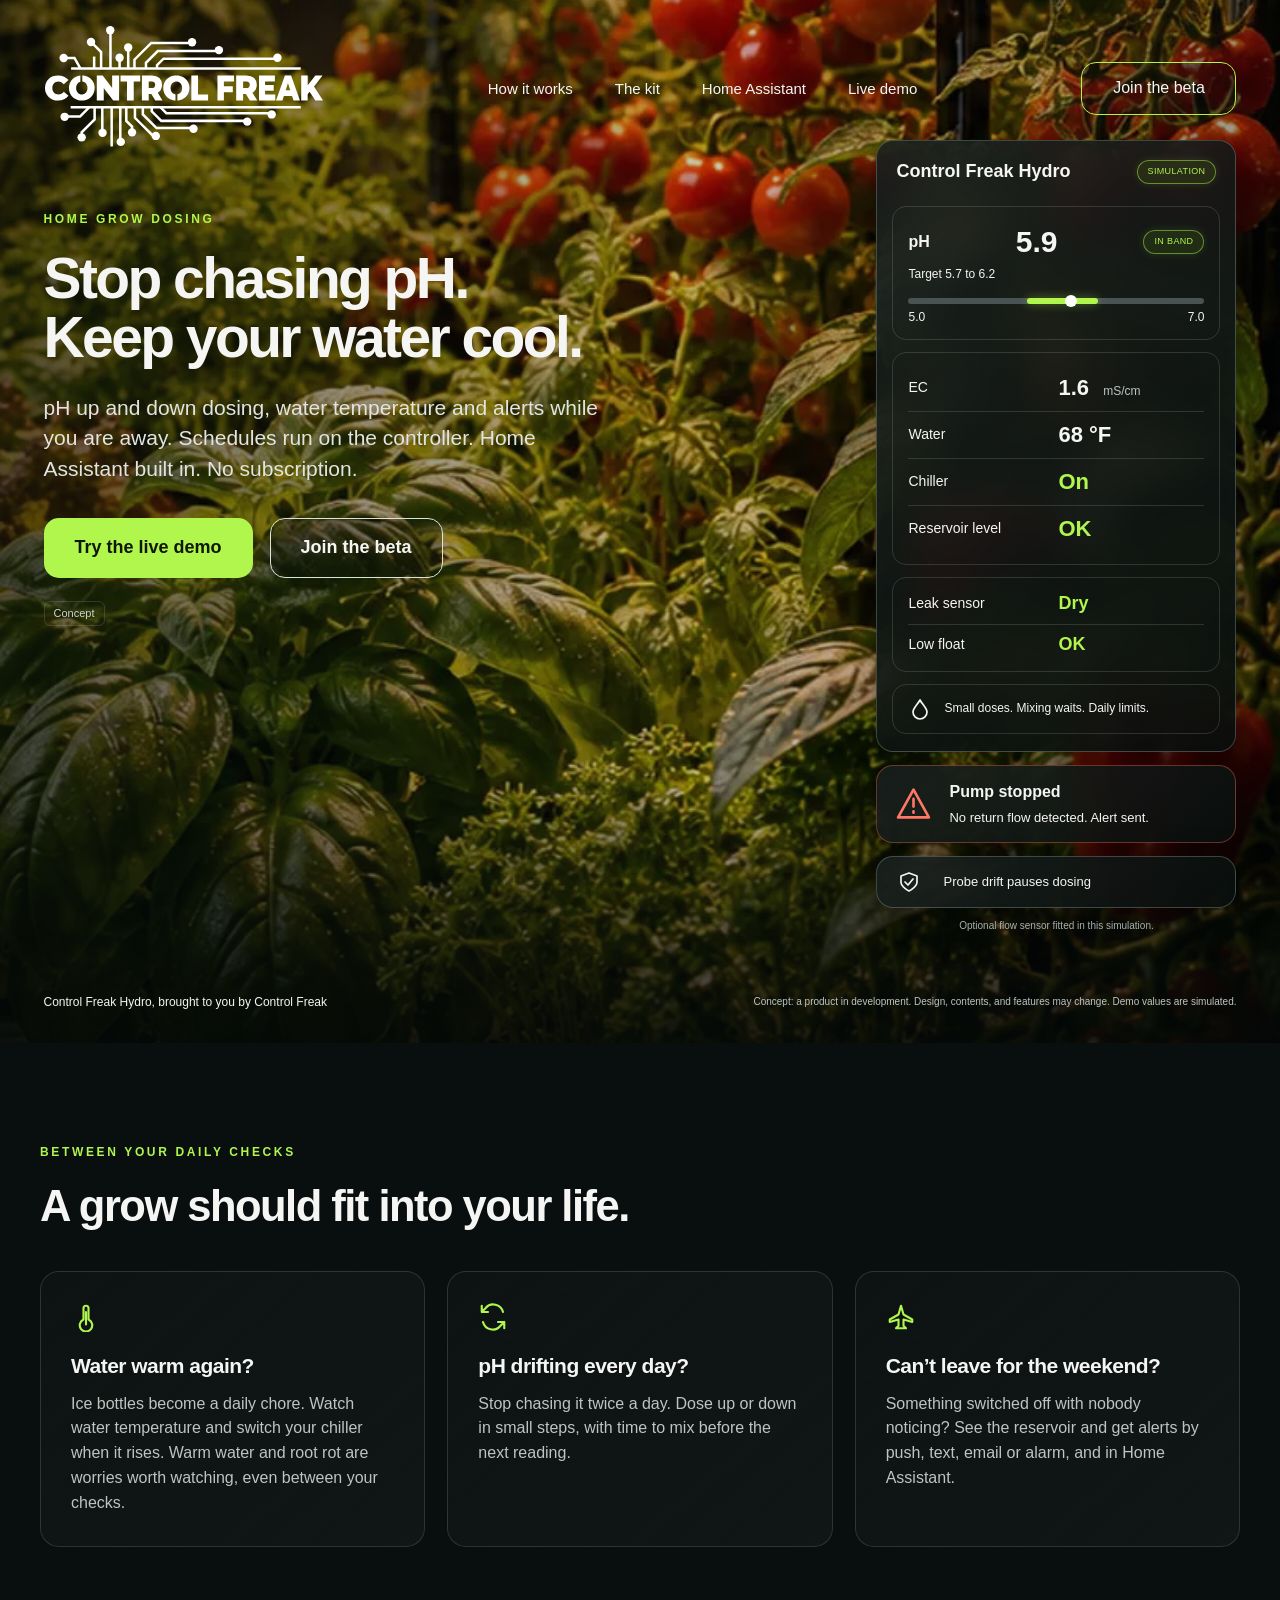
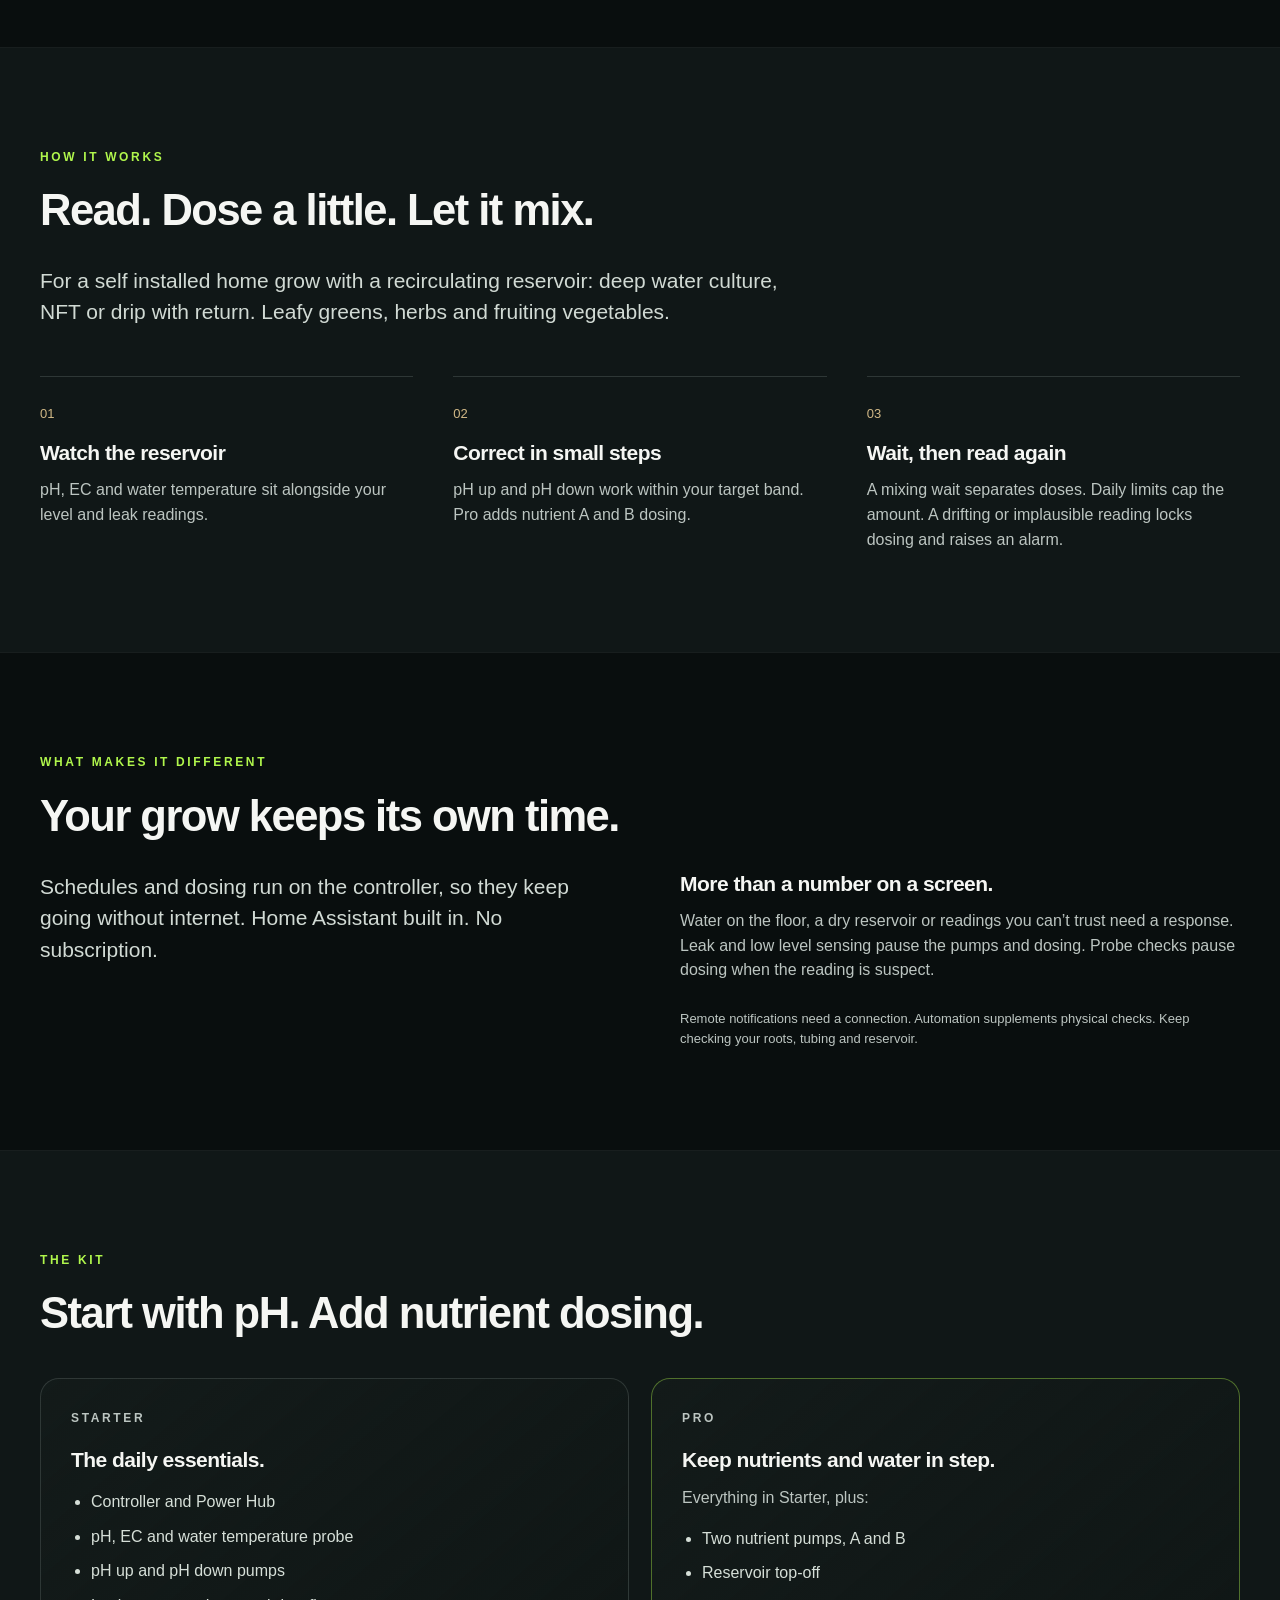
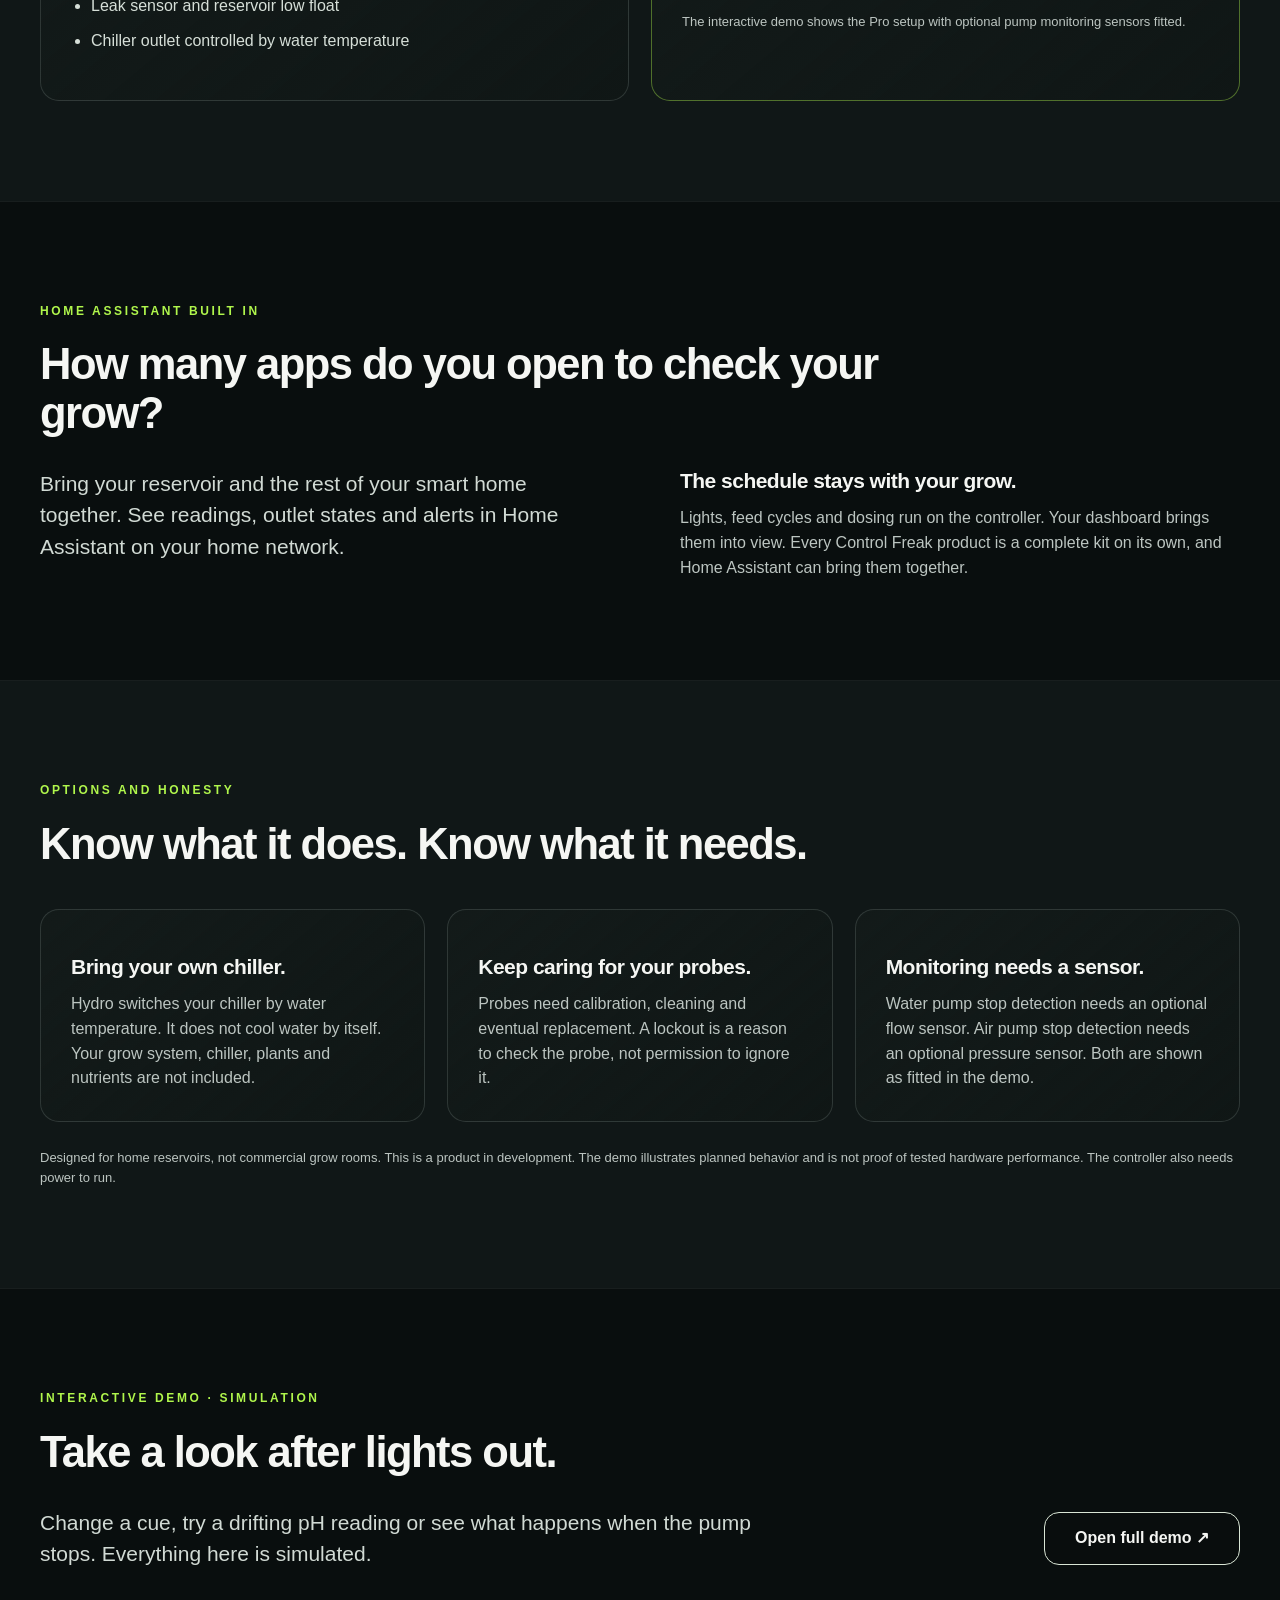
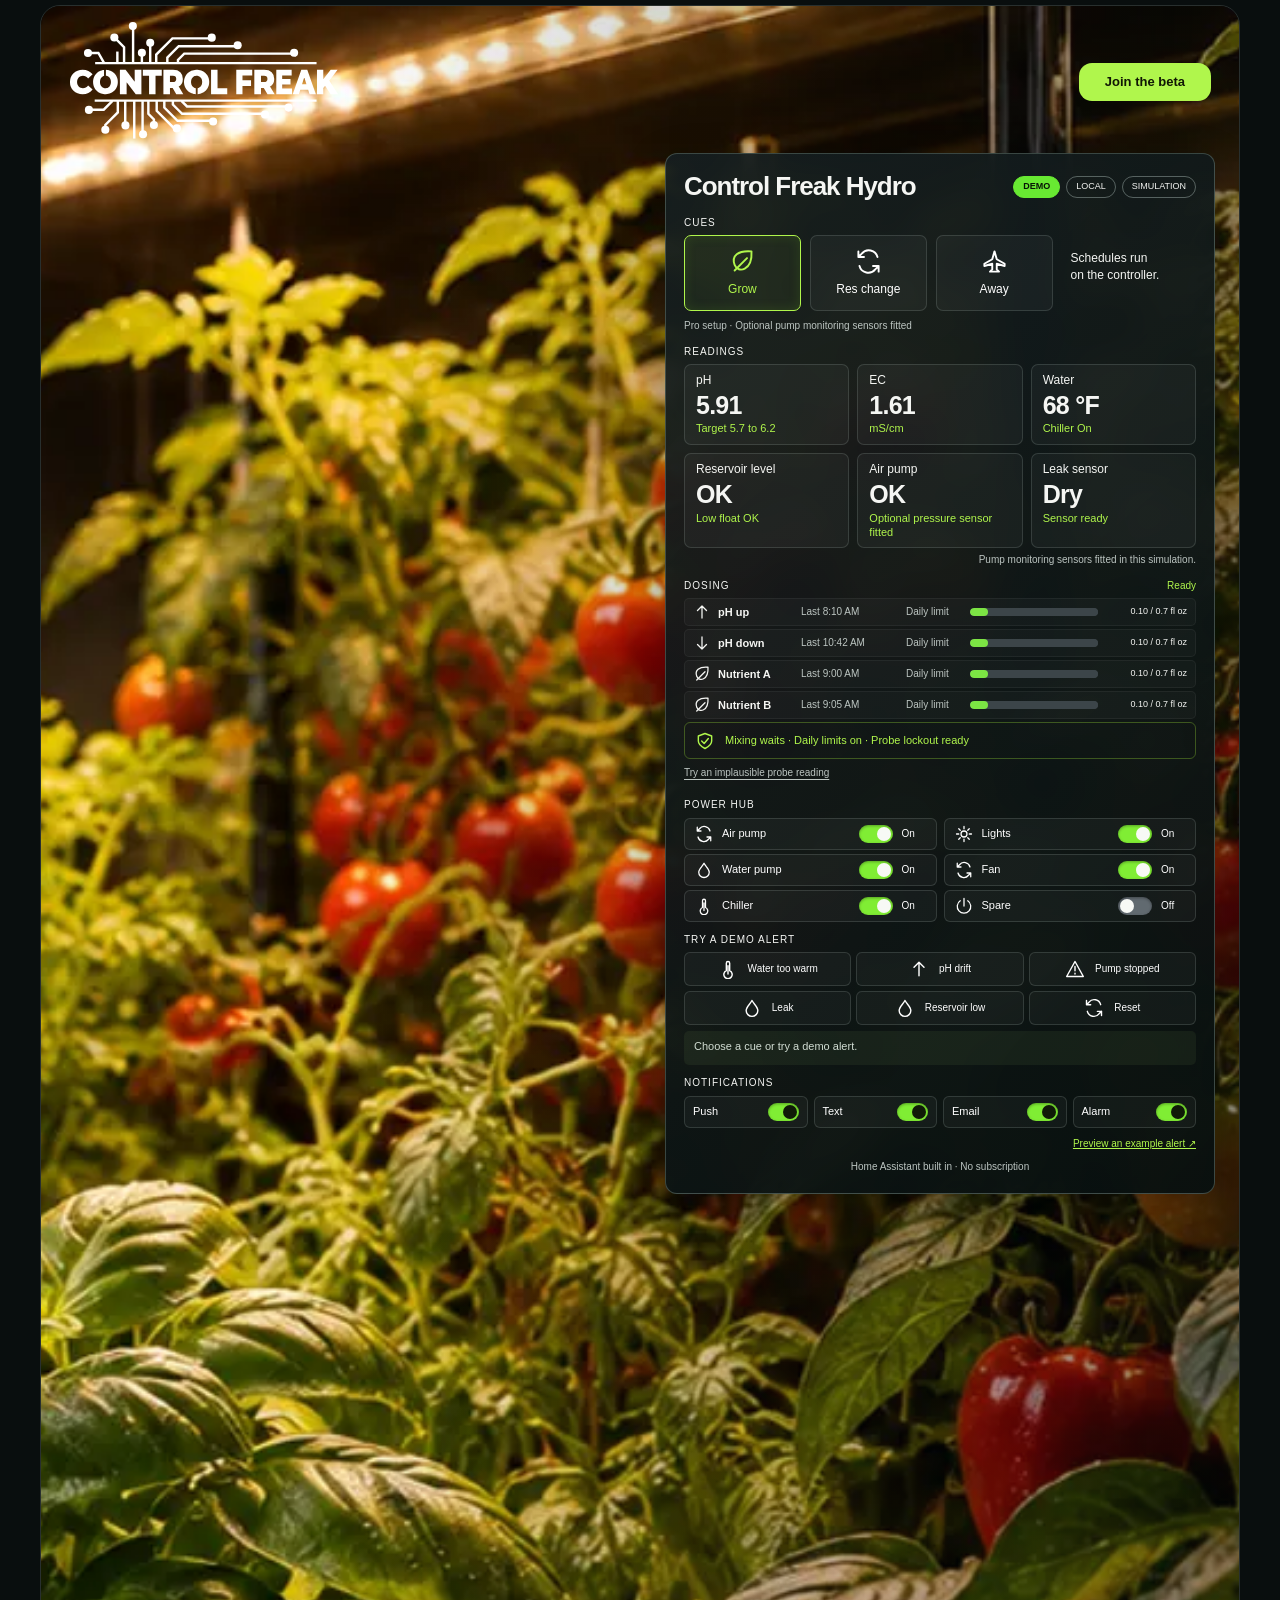
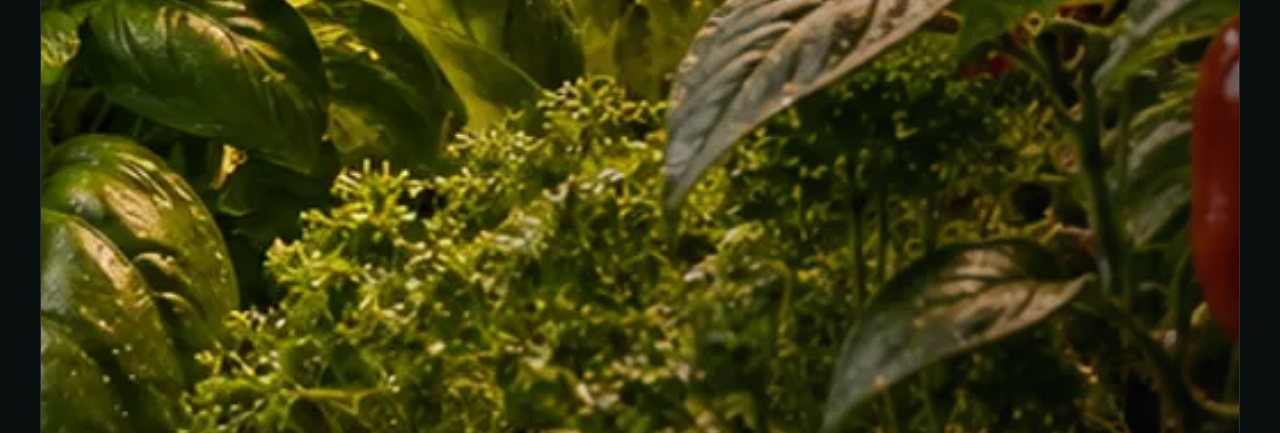
<file: products/O02-hydroponics/site/index.html>
<!doctype html><html lang="en"><head><meta charset="utf-8"><meta name="viewport" content="width=device-width,initial-scale=1"><meta name="description" content="Home grow dosing, water temperature and alerts. Explore the Control Freak Hydro concept and interactive simulation."><title>Control Freak Hydro | Home grow dosing</title><link rel="icon" href="favicon.svg"><link rel="apple-touch-icon" href="apple-touch-icon.png"><link rel="manifest" href="site.webmanifest"><link rel="stylesheet" href="styles.css"></head><body><a class="skip" href="#main">Skip to content</a><header class="nav"><a href="/" aria-label="All Control Freak products"><img class="wordmark" src="assets/control-freak-corporate-wordmark-white.svg" alt="Control Freak" width="280" height="70"></a><nav aria-label="Main navigation"><a href="#how-it-works">How it works</a><a href="#kit">The kit</a><a href="#home-assistant">Home Assistant</a><a href="#demo">Live demo</a></nav><a class="button outline" href="#beta">Join the beta</a></header><main id="main"><section class="hero"><picture class="scene"><source media="(max-width:650px)" srcset="assets/hero-night-portrait.webp"><img src="assets/hero-night-2400.webp" srcset="assets/hero-night-1200.webp 1200w, assets/hero-night-2400.webp 2400w" sizes="100vw" fetchpriority="high" alt="Lettuce, basil, tomatoes and peppers growing under warm lights in a dark home hydroponic cabinet"></picture><div class="hero-content"><p class="eyebrow">Home grow dosing</p><h1>Stop chasing pH. <br>Keep your water cool.</h1><p class="hero-copy">pH up and down dosing, water temperature and alerts while you are away. Schedules run on the controller. Home Assistant built in. No subscription.</p><div class="actions"><a class="button primary" href="#demo">Try the live demo</a><a class="button outline" href="#beta">Join the beta</a></div><span class="concept">Concept</span></div><aside class="preview-stack" aria-label="Simulated reservoir preview"><div class="glass preview"><div class="preview-head"><strong>Control Freak Hydro</strong><span class="pill green">Simulation</span></div><div class="ph-card"><div class="ph-number"><b>pH</b><strong>5.9</strong><span class="pill green">In band</span></div><p>Target 5.7 to 6.2</p><div class="band-bar"><i></i><b></b></div><div class="scale"><span>5.0</span><span>7.0</span></div></div><dl class="reading-list"><div><dt>EC</dt><dd>1.6 <small>mS/cm</small></dd></div><div><dt>Water</dt><dd>68 °F</dd></div><div><dt>Chiller</dt><dd class="good">On</dd></div><div><dt>Reservoir level</dt><dd class="good">OK</dd></div></dl><dl class="reading-list compact"><div><dt>Leak sensor</dt><dd class="good">Dry</dd></div><div><dt>Low float</dt><dd class="good">OK</dd></div></dl><p class="safety-note"><svg class="ico" viewBox="0 0 24 24" fill="none" stroke="currentColor" stroke-width="1.7" stroke-linecap="round" stroke-linejoin="round" aria-hidden="true"><path d="M12 3C10 7 5 11 5 15a7 7 0 0 0 14 0c0-4-5-8-7-12Z"/></svg>Small doses. Mixing waits. Daily limits.</p></div><div class="preview-alert glass"><svg class="ico" viewBox="0 0 24 24" fill="none" stroke="currentColor" stroke-width="1.7" stroke-linecap="round" stroke-linejoin="round" aria-hidden="true"><path d="m12 3 10 18H2L12 3Zm0 6v5m0 3v1"/></svg><div><strong>Pump stopped</strong><p>No return flow detected. Alert sent.</p></div></div><div class="glass probe-note"><svg class="ico" viewBox="0 0 24 24" fill="none" stroke="currentColor" stroke-width="1.7" stroke-linecap="round" stroke-linejoin="round" aria-hidden="true"><path d="m12 3 8 3v6c0 5-8 9-8 9s-8-4-8-9V6l8-3Zm-4 9 3 3 5-6"/></svg>Probe drift pauses dosing</div><small class="sensor-note">Optional flow sensor fitted in this simulation.</small></aside><div class="hero-foot"><span>Control Freak Hydro, brought to you by Control Freak</span><small>Concept: a product in development. Design, contents, and features may change. Demo values are simulated.</small></div></section><section class="section" id="moments"><div class="wrap"><p class="eyebrow">Between your daily checks</p><h2>A grow should fit into your life.</h2><div class="cards three"><article><svg class="ico" viewBox="0 0 24 24" fill="none" stroke="currentColor" stroke-width="1.7" stroke-linecap="round" stroke-linejoin="round" aria-hidden="true"><path d="M10 14V5a2 2 0 0 1 4 0v9a5 5 0 1 1-4 0ZM12 8v10"/></svg><h3>Water warm again?</h3><p>Ice bottles become a daily chore. Watch water temperature and switch your chiller when it rises. Warm water and root rot are worries worth watching, even between your checks.</p></article><article><svg class="ico" viewBox="0 0 24 24" fill="none" stroke="currentColor" stroke-width="1.7" stroke-linecap="round" stroke-linejoin="round" aria-hidden="true"><path d="M20 8a8 8 0 0 0-14-3L3 8m0-5v5h5M4 16a8 8 0 0 0 14 3l3-3m0 5v-5h-5"/></svg><h3>pH drifting every day?</h3><p>Stop chasing it twice a day. Dose up or down in small steps, with time to mix before the next reading.</p></article><article><svg class="ico" viewBox="0 0 24 24" fill="none" stroke="currentColor" stroke-width="1.7" stroke-linecap="round" stroke-linejoin="round" aria-hidden="true"><path d="m12 3 2 7 7 4v2l-7-2v5l2 2H8l2-2v-5l-7 2v-2l7-4 2-7Z"/></svg><h3>Can’t leave for the weekend?</h3><p>Something switched off with nobody noticing? See the reservoir and get alerts by push, text, email or alarm, and in Home Assistant.</p></article></div></div></section><section class="section alternate" id="how-it-works"><div class="wrap"><p class="eyebrow">How it works</p><h2>Read. Dose a little. Let it mix.</h2><p class="lead">For a self installed home grow with a recirculating reservoir: deep water culture, NFT or drip with return. Leafy greens, herbs and fruiting vegetables.</p><div class="steps"><article><span>01</span><h3>Watch the reservoir</h3><p>pH, EC and water temperature sit alongside your level and leak readings.</p></article><article><span>02</span><h3>Correct in small steps</h3><p>pH up and pH down work within your target band. Pro adds nutrient A and B dosing.</p></article><article><span>03</span><h3>Wait, then read again</h3><p>A mixing wait separates doses. Daily limits cap the amount. A drifting or implausible reading locks dosing and raises an alarm.</p></article></div></div></section><section class="section"><div class="wrap"><p class="eyebrow">What makes it different</p><h2>Your grow keeps its own time.</h2><div class="split"><p class="lead">Schedules and dosing run on the controller, so they keep going without internet. Home Assistant built in. No subscription.</p><div><h3>More than a number on a screen.</h3><p>Water on the floor, a dry reservoir or readings you can’t trust need a response. Leak and low level sensing pause the pumps and dosing. Probe checks pause dosing when the reading is suspect.</p><p class="note">Remote notifications need a connection. Automation supplements physical checks. Keep checking your roots, tubing and reservoir.</p></div></div></div></section><section class="section alternate" id="kit"><div class="wrap"><p class="eyebrow">The kit</p><h2>Start with pH. Add nutrient dosing.</h2><div class="cards two"><article><p class="eyebrow">Starter</p><h3>The daily essentials.</h3><ul><li>Controller and Power Hub</li><li>pH, EC and water temperature probe</li><li>pH up and pH down pumps</li><li>Leak sensor and reservoir low float</li><li>Chiller outlet controlled by water temperature</li></ul></article><article class="featured"><p class="eyebrow">Pro</p><h3>Keep nutrients and water in step.</h3><p>Everything in Starter, plus:</p><ul><li>Two nutrient pumps, A and B</li><li>Reservoir top-off</li></ul><p class="note">The interactive demo shows the Pro setup with optional pump monitoring sensors fitted.</p></article></div></div></section><section class="section" id="home-assistant"><div class="wrap"><p class="eyebrow">Home Assistant built in</p><h2>How many apps do you open to check your grow?</h2><div class="split"><p class="lead">Bring your reservoir and the rest of your smart home together. See readings, outlet states and alerts in Home Assistant on your home network.</p><div><h3>The schedule stays with your grow.</h3><p>Lights, feed cycles and dosing run on the controller. Your dashboard brings them into view. Every Control Freak product is a complete kit on its own, and Home Assistant can bring them together.</p></div></div></div></section><section class="section alternate" id="honesty"><div class="wrap"><p class="eyebrow">Options and honesty</p><h2>Know what it does. Know what it needs.</h2><div class="cards three"><article><h3>Bring your own chiller.</h3><p>Hydro switches your chiller by water temperature. It does not cool water by itself. Your grow system, chiller, plants and nutrients are not included.</p></article><article><h3>Keep caring for your probes.</h3><p>Probes need calibration, cleaning and eventual replacement. A lockout is a reason to check the probe, not permission to ignore it.</p></article><article><h3>Monitoring needs a sensor.</h3><p>Water pump stop detection needs an optional flow sensor. Air pump stop detection needs an optional pressure sensor. Both are shown as fitted in the demo.</p></article></div><p class="note">Designed for home reservoirs, not commercial grow rooms. This is a product in development. The demo illustrates planned behavior and is not proof of tested hardware performance. The controller also needs power to run.</p></div></section><section class="section" id="demo"><div class="wrap"><p class="eyebrow">Interactive demo · Simulation</p><h2>Take a look after lights out.</h2><div class="demo-intro"><p class="lead">Change a cue, try a drifting pH reading or see what happens when the pump stops. Everything here is simulated.</p><a class="button outline" href="demo/">Open full demo ↗</a></div><div class="demo"><iframe src="demo/index.html" title="Control Freak Hydro interactive simulation" loading="lazy"></iframe></div></div></section><section class="section beta" id="beta"><div class="wrap"><p class="eyebrow">Join the beta</p><h2>Tell us what you’re growing.</h2><p class="lead">We are looking for home growers to help test Control Freak Hydro before launch. Tell us about your reservoir, your crops and the daily check you wish you could stop repeating.</p><a class="button primary" href="mailto:?subject=Control%20Freak%20Hydro%20beta">Join the beta</a><p class="note">Concept: a product in development. Design, contents, and features may change.</p></div></section></main><footer class="wrap"><img class="wordmark" src="assets/control-freak-corporate-wordmark-white.svg" alt="Control Freak" width="280" height="70"><p>Control Freak Hydro, brought to you by Control Freak</p><a href="/">All Control Freak products</a></footer><script>addEventListener("message",function(e){var h=e.data&&e.data.cfDemoHeight;if(!h||!Number.isFinite(h)||h<100||h>10000)return;document.querySelectorAll(".demo iframe").forEach(function(f){if(f.contentWindow===e.source)f.style.height=(h+4)+"px"})});</script></body></html>
</file>
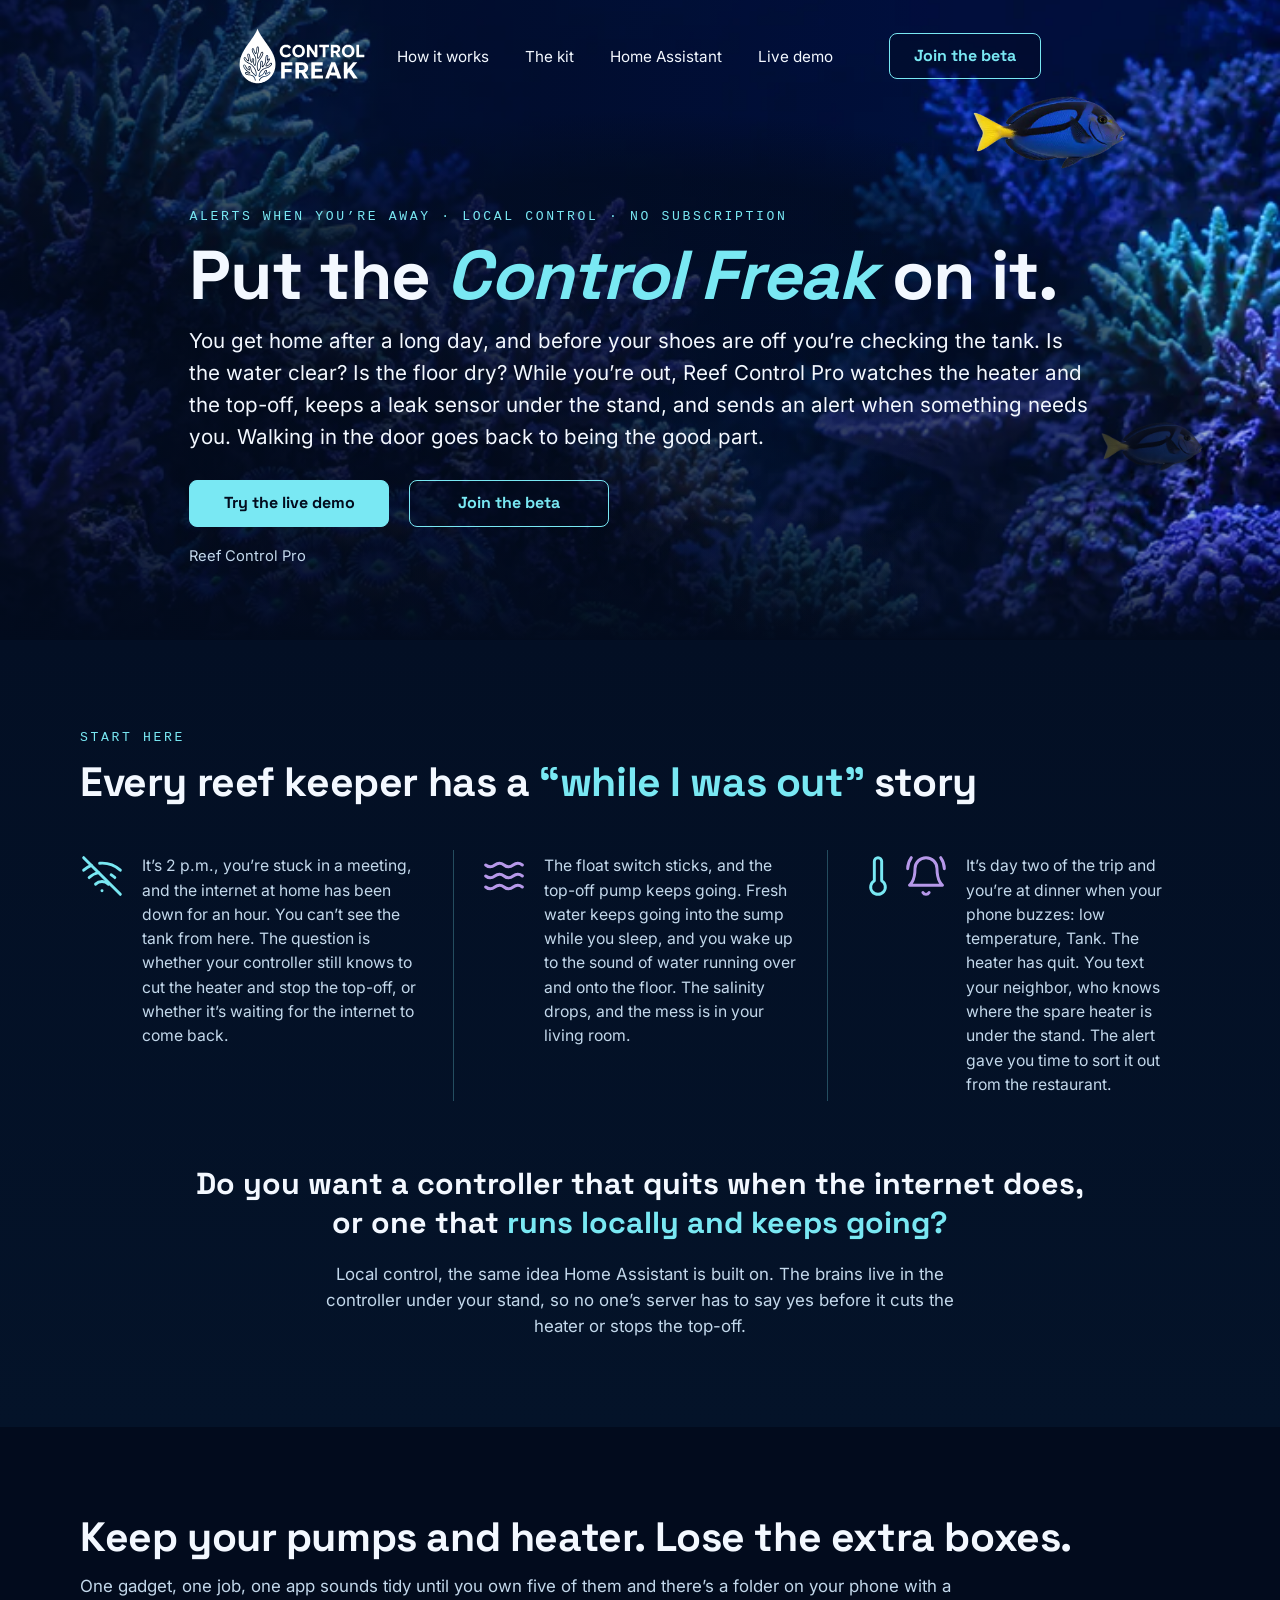
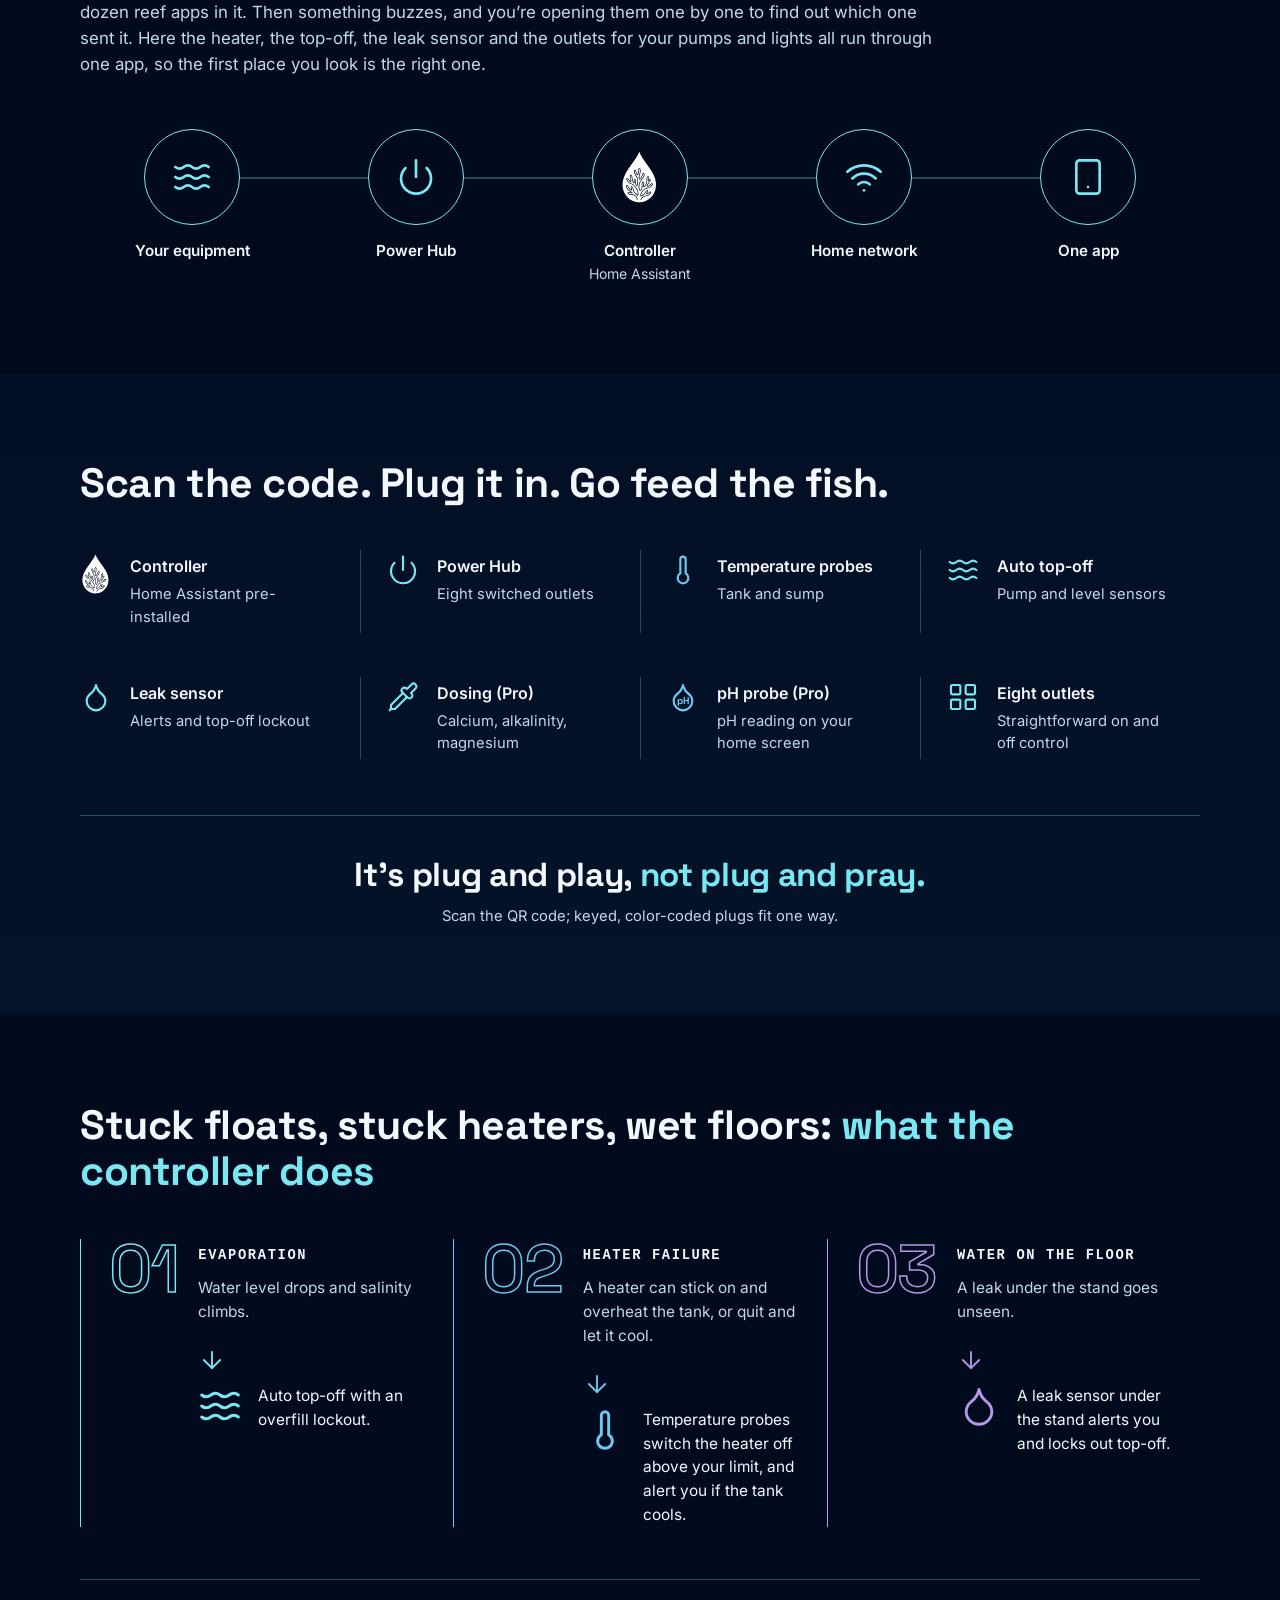
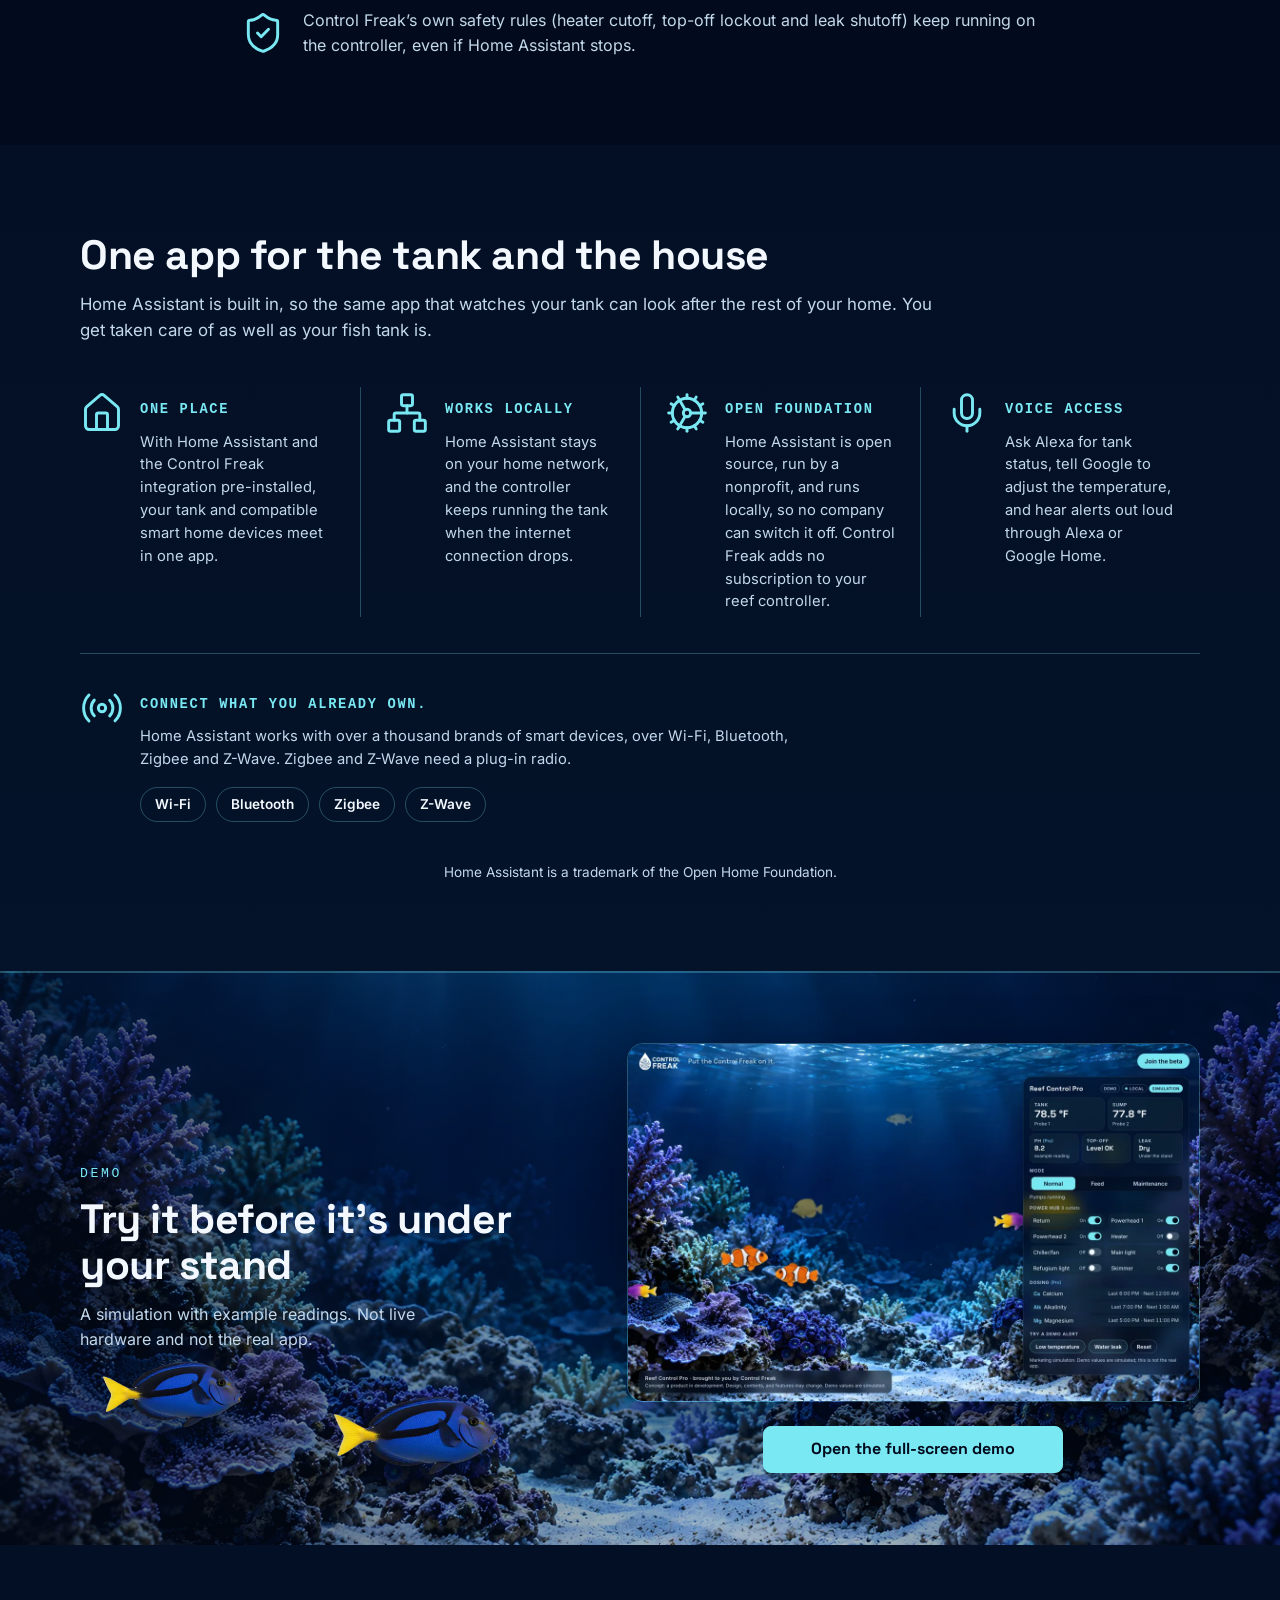
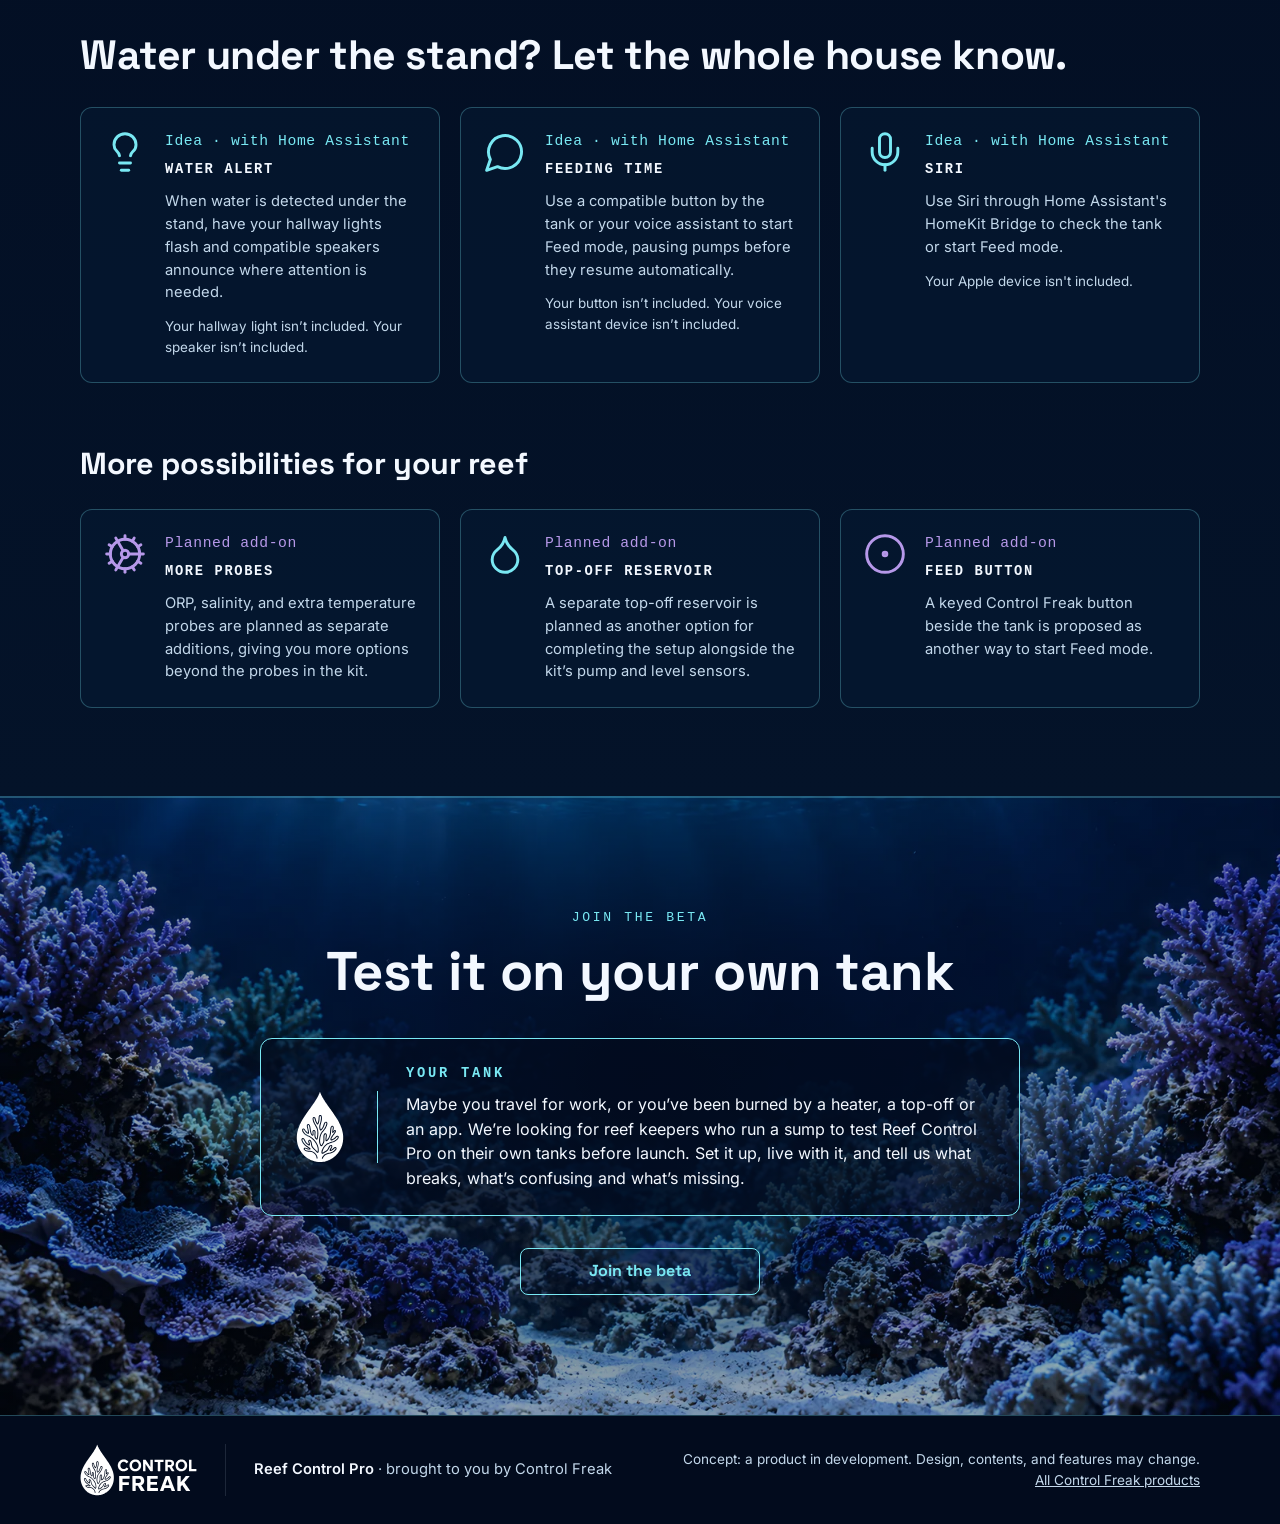
<file: products/O04-reef/site/index.html>
<!doctype html><html lang="en"><head><meta charset="utf-8"><meta name="viewport" content="width=device-width,initial-scale=1">
<link rel="icon" href="favicon.ico" sizes="48x48">
<link rel="icon" href="favicon.svg" type="image/svg+xml">
<link rel="apple-touch-icon" href="apple-touch-icon.png">
<link rel="manifest" href="site.webmanifest">
<meta name="theme-color" content="#13788D">

<title>Reef Control Pro, brought to you by Control Freak</title>
<meta name="description" content="Put the Control Freak on it. While you’re out, Reef Control Pro watches the heater and the top-off, keeps a leak sensor under the stand, and sends an alert when something needs you.">
<link rel="stylesheet" href="styles.css"></head><body>
<!--
  Reef Control Pro landing page. Built from the ChatGPT landing mockup (reef-web-landing, 2026-10-28)
  with copy from the approved brochure. Art: ChatGPT reef plates and fish sprites shared with demo/,
  the approved Reef lockup, Lucide icons (ISC, assets/icons/LICENSE-lucide.txt). No external requests.
-->

<header class="hero">
  <picture class="hero-bg">
    <source media="(orientation: portrait)" type="image/webp"
      srcset="demo/assets/bg/reef-bg-mobile-720.webp 720w, demo/assets/bg/reef-bg-mobile-1080.webp 1080w, demo/assets/bg/reef-bg-mobile-1440.webp 1440w" sizes="100vw">
    <source type="image/webp"
      srcset="demo/assets/bg/reef-bg-desktop-1600.webp 1600w, demo/assets/bg/reef-bg-desktop-2560.webp 2560w, demo/assets/bg/reef-bg-desktop-3840.webp 3840w" sizes="100vw">
    <img src="demo/assets/bg/reef-bg-desktop-1600.jpg" width="1600" height="900" alt="" fetchpriority="high">
  </picture>
  <div class="fish fish-a" aria-hidden="true"><img src="demo/assets/fish/blue-tang.webp" width="260" height="123" alt=""></div>
  <div class="fish fish-b" aria-hidden="true"><img src="demo/assets/fish/blue-tang.webp" width="260" height="123" alt=""></div>

  <nav class="wrap nav">
    <a class="brand" href="./"><img src="demo/assets/mark/reef-mark-lockup-white.svg" width="4344" height="1932" alt="Control Freak"></a>
    <ul class="nav-links">
      <li><a href="#how">How it works</a></li>
      <li><a href="#kit">The kit</a></li>
      <li><a href="#home-assistant">Home Assistant</a></li>
      <li><a href="#demo">Live demo</a></li>
    </ul>
    <a class="btn btn-line" href="#beta">Join the beta</a>
  </nav>

  <div class="wrap hero-copy">
    <p class="eyebrow">Alerts when you’re away · Local control · No subscription</p>
    <h1>Put the <em>Control Freak</em> on it.</h1>
    <p class="hero-lead">You get home after a long day, and before your shoes are off you’re checking the tank. Is the water clear? Is the floor dry? While you’re out, Reef Control Pro watches the heater and the top-off, keeps a leak sensor under the stand, and sends an alert when something needs you. Walking in the door goes back to being the good part.</p>
    <div class="ctas">
      <a class="btn btn-fill" href="demo/">Try the live demo</a>
      <a class="btn btn-line" href="#beta">Join the beta</a>
    </div>
    <p class="hero-product">Reef Control Pro</p>
  </div>
</header>

<main>
<section class="band band-deep" aria-labelledby="h-care">
  <div class="wrap">
    <p class="eyebrow">Start here</p>
    <h2 id="h-care">Every reef keeper has a <span class="aqua">“while I was out”</span> story</h2>
    <ul class="scenarios">
      <li><span class="ico ico-lg aqua"><svg><use href="assets/icons/lucide-sprite.svg#wifi-off"/></svg></span>
        <p>It’s 2 p.m., you’re stuck in a meeting, and the internet at home has been down for an hour. You can’t see the tank from here. The question is whether your controller still knows to cut the heater and stop the top-off, or whether it’s waiting for the internet to come back.</p></li>
      <li><span class="ico ico-lg violet"><svg><use href="assets/icons/lucide-sprite.svg#waves"/></svg></span>
        <p>The float switch sticks, and the top-off pump keeps going. Fresh water keeps going into the sump while you sleep, and you wake up to the sound of water running over and onto the floor. The salinity drops, and the mess is in your living room.</p></li>
      <li><span class="ico-pair"><span class="ico ico-lg aqua"><svg><use href="assets/icons/lucide-sprite.svg#thermometer"/></svg></span><span class="ico ico-lg violet"><svg><use href="assets/icons/lucide-sprite.svg#bell-ring"/></svg></span></span>
        <p>It’s day two of the trip and you’re at dinner when your phone buzzes: low temperature, Tank. The heater has quit. You text your neighbor, who knows where the spare heater is under the stand. The alert gave you time to sort it out from the restaurant.</p></li>
    </ul>
    <p class="question">Do you want a controller that quits when the internet does, or one that <span class="aqua">runs locally and keeps going?</span></p>
    <p class="question-sub">Local control, the same idea Home Assistant is built on. The brains live in the controller under your stand, so no one’s server has to say yes before it cuts the heater or stops the top-off.</p>
  </div>
</section>

<section class="band" id="how" aria-labelledby="h-how">
  <div class="wrap">
    <h2 id="h-how">Keep your pumps and heater. Lose the extra boxes.</h2>
    <p class="intro">One gadget, one job, one app sounds tidy until you own five of them and there’s a folder on your phone with a dozen reef apps in it. Then something buzzes, and you’re opening them one by one to find out which one sent it. Here the heater, the top-off, the leak sensor and the outlets for your pumps and lights all run through one app, so the first place you look is the right one.</p>
    <ol class="flow">
      <li><span class="node"><svg class="ico"><use href="assets/icons/lucide-sprite.svg#waves"/></svg></span><span class="node-label">Your equipment</span></li>
      <li><span class="node"><svg class="ico"><use href="assets/icons/lucide-sprite.svg#power"/></svg></span><span class="node-label">Power Hub</span></li>
      <li><span class="node node-mark"><img src="demo/assets/mark/reef-mark-drop-white.svg" width="1332" height="1932" alt=""></span><span class="node-label">Controller<small>Home Assistant</small></span></li>
      <li><span class="node"><svg class="ico"><use href="assets/icons/lucide-sprite.svg#wifi"/></svg></span><span class="node-label">Home network</span></li>
      <li><span class="node"><svg class="ico"><use href="assets/icons/lucide-sprite.svg#smartphone"/></svg></span><span class="node-label">One app</span></li>
    </ol>
  </div>
</section>

<section class="band band-deep" id="kit" aria-labelledby="h-kit">
  <div class="wrap">
    <h2 id="h-kit">Scan the code. Plug it in. Go feed the fish.</h2>
    <ul class="kit">
      <li><span class="ico ico-mark"><img src="demo/assets/mark/reef-mark-drop-white.svg" width="1332" height="1932" alt=""></span><div><h3>Controller</h3><p>Home Assistant pre-installed</p></div></li>
      <li><span class="ico aqua"><svg><use href="assets/icons/lucide-sprite.svg#power"/></svg></span><div><h3>Power Hub</h3><p>Eight switched outlets</p></div></li>
      <li><span class="ico water"><svg><use href="assets/icons/lucide-sprite.svg#thermometer"/></svg></span><div><h3>Temperature probes</h3><p>Tank and sump</p></div></li>
      <li><span class="ico aqua"><svg><use href="assets/icons/lucide-sprite.svg#waves"/></svg></span><div><h3>Auto top-off</h3><p>Pump and level sensors</p></div></li>
      <li><span class="ico aqua"><svg><use href="assets/icons/lucide-sprite.svg#droplet"/></svg></span><div><h3>Leak sensor</h3><p>Alerts and top-off lockout</p></div></li>
      <li><span class="ico aqua"><svg><use href="assets/icons/lucide-sprite.svg#pipette"/></svg></span><div><h3>Dosing (Pro)</h3><p>Calcium, alkalinity, magnesium</p></div></li>
      <li><span class="ico water ico-ph"><svg><use href="assets/icons/lucide-sprite.svg#droplet"/></svg><b>pH</b></span><div><h3>pH probe (Pro)</h3><p>pH reading on your home screen</p></div></li>
      <li><span class="ico aqua"><svg><use href="assets/icons/lucide-sprite.svg#layout-grid"/></svg></span><div><h3>Eight outlets</h3><p>Straightforward on and off control</p></div></li>
    </ul>
    <div class="plug-line">
      <p class="tagline">It’s plug and play, <span class="aqua">not plug and pray.</span></p>
      <p class="tagline-sub">Scan the QR code; keyed, color-coded plugs fit one way.</p>
    </div>
  </div>
</section>

<section class="band" aria-labelledby="h-problems">
  <div class="wrap">
    <h2 id="h-problems">Stuck floats, stuck heaters, wet floors: <span class="aqua">what the controller does</span></h2>
    <ol class="problems">
      <li class="c-aqua"><span class="num" aria-hidden="true">01</span><div>
        <h3>Evaporation</h3>
        <p>Water level drops and salinity climbs.</p>
        <svg class="ico arrow" aria-hidden="true"><use href="assets/icons/lucide-sprite.svg#arrow-down"/></svg>
        <p class="fix"><svg class="ico ico-lg" aria-hidden="true"><use href="assets/icons/lucide-sprite.svg#waves"/></svg><span>Auto top-off with an overfill lockout.</span></p>
      </div></li>
      <li class="c-water"><span class="num" aria-hidden="true">02</span><div>
        <h3>Heater failure</h3>
        <p>A heater can stick on and overheat the tank, or quit and let it cool.</p>
        <svg class="ico arrow" aria-hidden="true"><use href="assets/icons/lucide-sprite.svg#arrow-down"/></svg>
        <p class="fix"><svg class="ico ico-lg" aria-hidden="true"><use href="assets/icons/lucide-sprite.svg#thermometer"/></svg><span>Temperature probes switch the heater off above your limit, and alert you if the tank cools.</span></p>
      </div></li>
      <li class="c-violet"><span class="num" aria-hidden="true">03</span><div>
        <h3>Water on the floor</h3>
        <p>A leak under the stand goes unseen.</p>
        <svg class="ico arrow" aria-hidden="true"><use href="assets/icons/lucide-sprite.svg#arrow-down"/></svg>
        <p class="fix"><svg class="ico ico-lg" aria-hidden="true"><use href="assets/icons/lucide-sprite.svg#droplet"/></svg><span>A leak sensor under the stand alerts you and locks out top-off.</span></p>
      </div></li>
    </ol>
    <p class="safety"><svg class="ico ico-lg aqua" aria-hidden="true"><use href="assets/icons/lucide-sprite.svg#shield-check"/></svg><span>Control Freak’s own safety rules (heater cutoff, top-off lockout and leak shutoff) keep running on the controller, even if Home Assistant stops.</span></p>
  </div>
</section>

<section class="band band-deep" id="home-assistant" aria-labelledby="h-ha">
  <div class="wrap">
    <h2 id="h-ha">One app for the tank and the house</h2>
    <p class="intro">Home Assistant is built in, so the same app that watches your tank can look after the rest of your home. You get taken care of as well as your fish tank is.</p>
    <ul class="points">
      <li><span class="ico ico-lg aqua"><svg><use href="assets/icons/lucide-sprite.svg#house"/></svg></span><div><h3>One place</h3><p>With Home Assistant and the Control Freak integration pre-installed, your tank and compatible smart home devices meet in one app.</p></div></li>
      <li><span class="ico ico-lg aqua"><svg><use href="assets/icons/lucide-sprite.svg#network"/></svg></span><div><h3>Works locally</h3><p>Home Assistant stays on your home network, and the controller keeps running the tank when the internet connection drops.</p></div></li>
      <li><span class="ico ico-lg aqua"><svg><use href="assets/icons/lucide-sprite.svg#cog"/></svg></span><div><h3>Open foundation</h3><p>Home Assistant is open source, run by a nonprofit, and runs locally, so no company can switch it off. Control Freak adds no subscription to your reef controller.</p></div></li>
      <li><span class="ico ico-lg aqua"><svg><use href="assets/icons/lucide-sprite.svg#mic"/></svg></span><div><h3>Voice access</h3><p>Ask Alexa for tank status, tell Google to adjust the temperature, and hear alerts out loud through Alexa or Google Home.</p></div></li>
      <li class="points-wide"><span class="ico ico-lg aqua"><svg><use href="assets/icons/lucide-sprite.svg#radio"/></svg></span><div><h3>Connect what you already own.</h3><p>Home Assistant works with over a thousand brands of smart devices, over Wi-Fi, Bluetooth, Zigbee and Z-Wave. Zigbee and Z-Wave need a plug-in radio.</p>
        <ul class="chips" aria-label="Connection types"><li>Wi-Fi</li><li>Bluetooth</li><li>Zigbee</li><li>Z-Wave</li></ul></div></li>
    </ul>
    <p class="tm">Home Assistant is a trademark of the Open Home Foundation.</p>
  </div>
</section>

<section class="demo-band" id="demo" aria-labelledby="h-demo">
  <div class="demo-bg" aria-hidden="true"></div>
  <div class="fish fish-c" aria-hidden="true"><img src="demo/assets/fish/blue-tang.webp" width="260" height="123" alt="" loading="lazy"></div>
  <div class="fish fish-d" aria-hidden="true"><img src="demo/assets/fish/blue-tang.webp" width="260" height="123" alt="" loading="lazy"></div>
  <div class="wrap demo-grid">
    <div class="demo-copy">
      <p class="eyebrow">Demo</p>
      <h2 id="h-demo">Try it before it’s under your stand</h2>
      <p class="demo-note">A simulation with example readings. Not live hardware and not the real app.</p>
    </div>
    <div class="demo-shot">
      <a class="shot" href="demo/" tabindex="-1" aria-hidden="true"><img src="assets/demo-preview.webp" width="1200" height="750" alt="" loading="lazy"></a>
      <a class="btn btn-fill" href="demo/">Open the full-screen demo</a>
    </div>
  </div>
</section>

<section class="band band-deep" aria-labelledby="h-ideas">
  <div class="wrap">
    <h2 id="h-ideas">Water under the stand? Let the whole house know.</h2>
    <ul class="cards">
      <li><span class="ico ico-lg aqua"><svg><use href="assets/icons/lucide-sprite.svg#lightbulb"/></svg></span><div>
        <p class="tag tag-idea">Idea · with Home Assistant</p><h3>Water alert</h3>
        <p>When water is detected under the stand, have your hallway lights flash and compatible speakers announce where attention is needed.</p>
        <p class="nib">Your hallway light isn’t included. Your speaker isn’t included.</p></div></li>
      <li><span class="ico ico-lg aqua"><svg><use href="assets/icons/lucide-sprite.svg#message-circle"/></svg></span><div>
        <p class="tag tag-idea">Idea · with Home Assistant</p><h3>Feeding time</h3>
        <p>Use a compatible button by the tank or your voice assistant to start Feed mode, pausing pumps before they resume automatically.</p>
        <p class="nib">Your button isn’t included. Your voice assistant device isn’t included.</p></div></li>
      <li><span class="ico ico-lg aqua"><svg><use href="assets/icons/lucide-sprite.svg#mic"/></svg></span><div>
        <p class="tag tag-idea">Idea · with Home Assistant</p><h3>Siri</h3>
        <p>Use Siri through Home Assistant's HomeKit Bridge to check the tank or start Feed mode.</p>
        <p class="nib">Your Apple device isn't included.</p></div></li>
    </ul>

    <h2 class="h-sub">More possibilities for your reef</h2>
    <ul class="cards">
      <li><span class="ico ico-lg violet"><svg><use href="assets/icons/lucide-sprite.svg#cog"/></svg></span><div>
        <p class="tag tag-addon">Planned add-on</p><h3>More probes</h3>
        <p>ORP, salinity, and extra temperature probes are planned as separate additions, giving you more options beyond the probes in the kit.</p></div></li>
      <li><span class="ico ico-lg aqua"><svg><use href="assets/icons/lucide-sprite.svg#droplet"/></svg></span><div>
        <p class="tag tag-addon">Planned add-on</p><h3>Top-off reservoir</h3>
        <p>A separate top-off reservoir is planned as another option for completing the setup alongside the kit’s pump and level sensors.</p></div></li>
      <li><span class="ico ico-lg violet"><svg><use href="assets/icons/lucide-sprite.svg#circle-dot"/></svg></span><div>
        <p class="tag tag-addon">Planned add-on</p><h3>Feed button</h3>
        <p>A keyed Control Freak button beside the tank is proposed as another way to start Feed mode.</p></div></li>
    </ul>
  </div>
</section>

<section class="beta-band" id="beta" aria-labelledby="h-beta">
  <div class="beta-bg" aria-hidden="true"></div>
  <div class="wrap beta">
    <p class="eyebrow">Join the beta</p>
    <h2 id="h-beta">Test it on your own tank</h2>
    <div class="your-tank">
      <span class="ico-mark ico-xl"><img src="demo/assets/mark/reef-mark-drop-white.svg" width="1332" height="1932" alt=""></span>
      <div><h3>Your tank</h3><p>Maybe you travel for work, or you’ve been burned by a heater, a top-off or an app. We’re looking for reef keepers who run a sump to test Reef Control Pro on their own tanks before launch. Set it up, live with it, and tell us what breaks, what’s confusing and what’s missing.</p></div>
    </div>
    <!-- Beta sign-up URL not decided yet: keep the mailto until it is. -->
    <a class="btn btn-line" href="mailto:?subject=Reef%20Control%20Pro%20beta">Join the beta</a>
  </div>
</section>
</main>

<footer class="foot">
  <div class="wrap foot-row">
    <img class="foot-logo" src="demo/assets/mark/reef-mark-lockup-white.svg" width="4344" height="1932" alt="Control Freak" loading="lazy">
    <p class="foot-attrib"><b>Reef Control Pro</b> · brought to you by Control Freak</p>
    <p class="foot-concept">Concept: a product in development. Design, contents, and features may change.<br><a href="/">All Control Freak products</a></p>
  </div>
</footer>
</body></html>
</file>
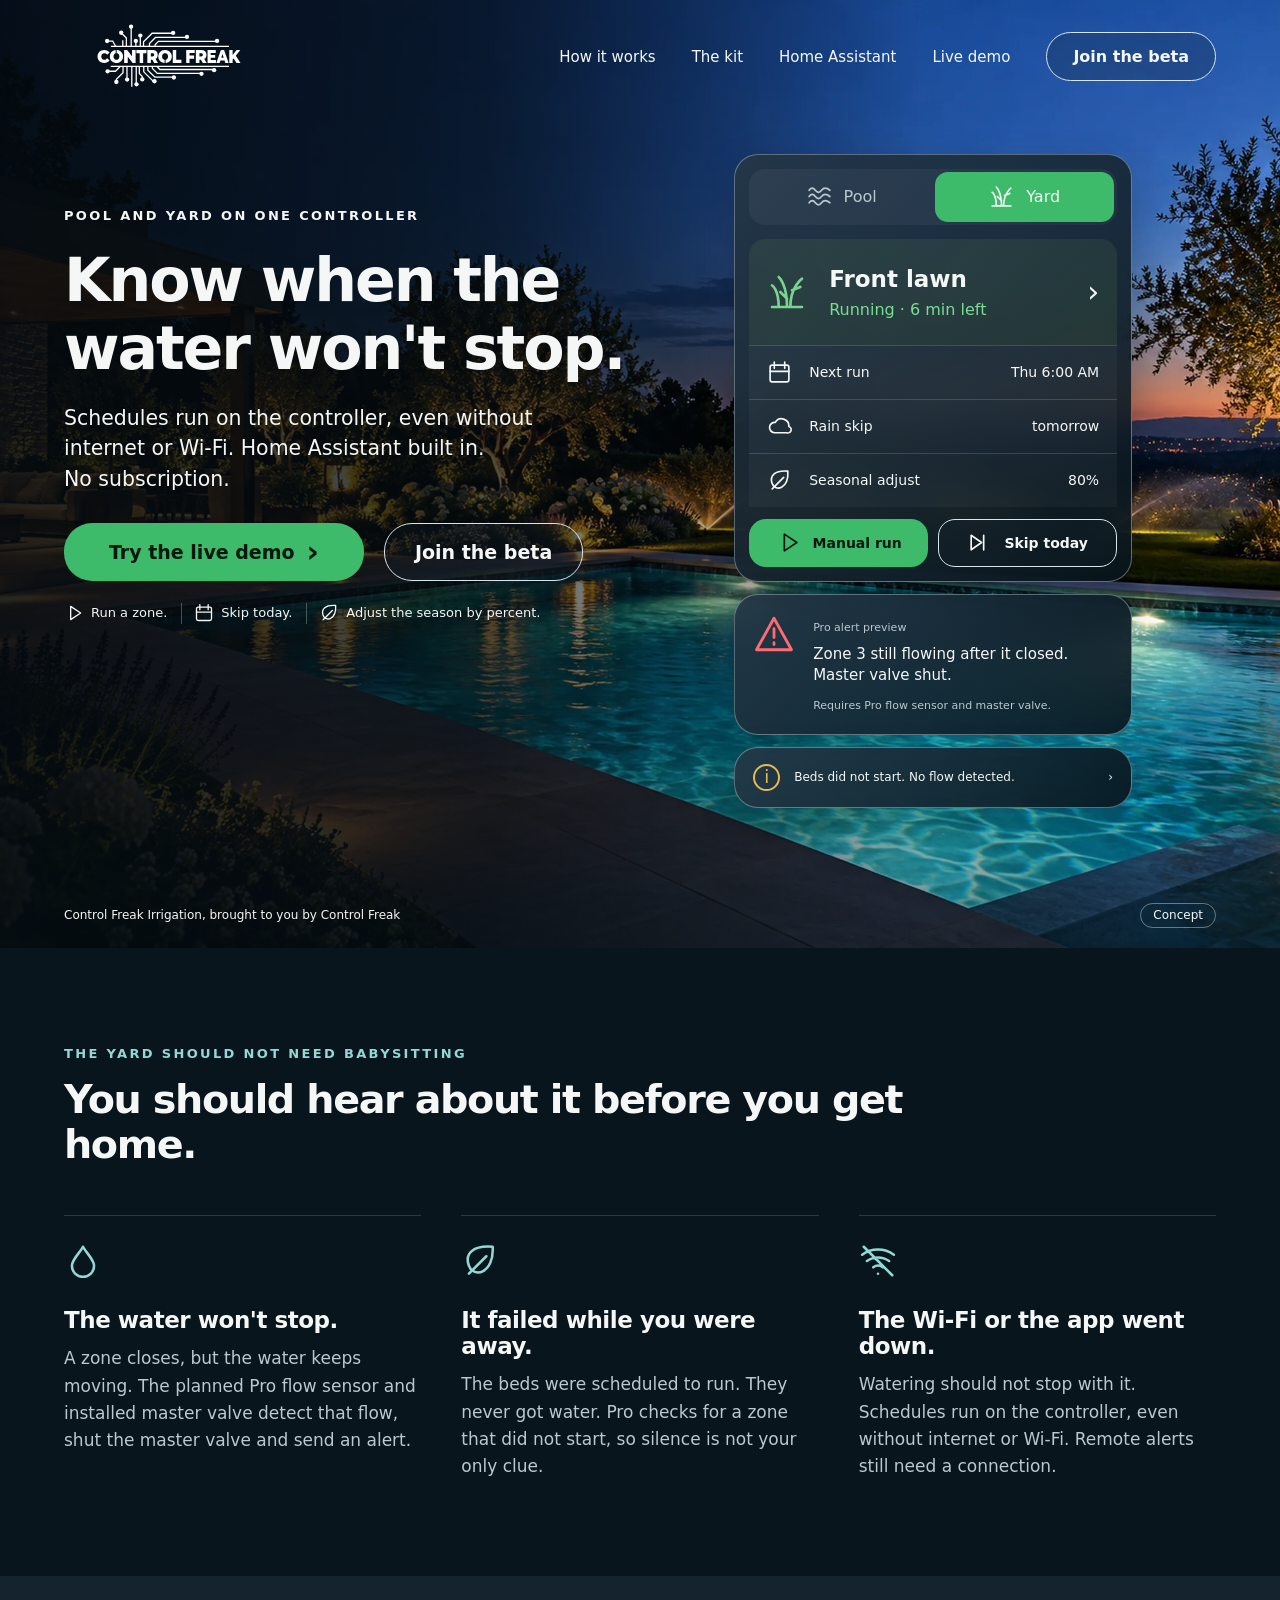
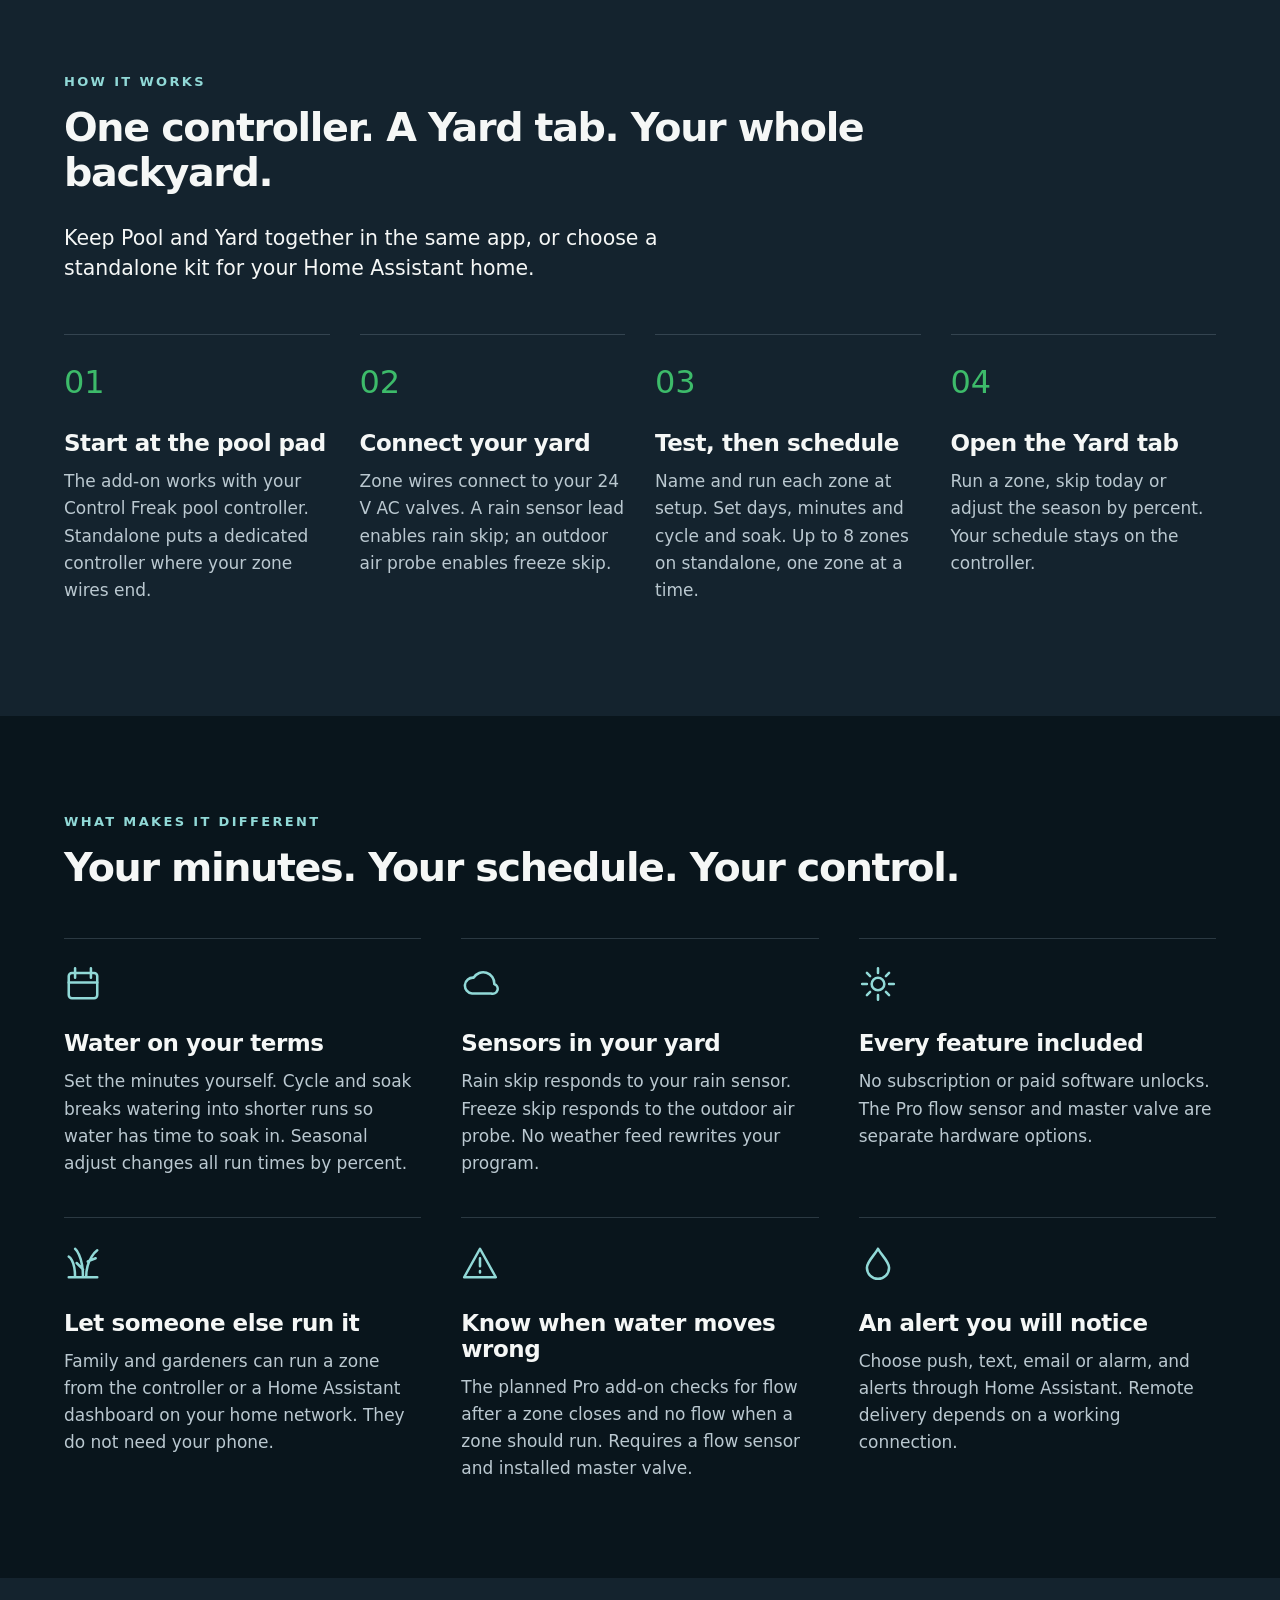
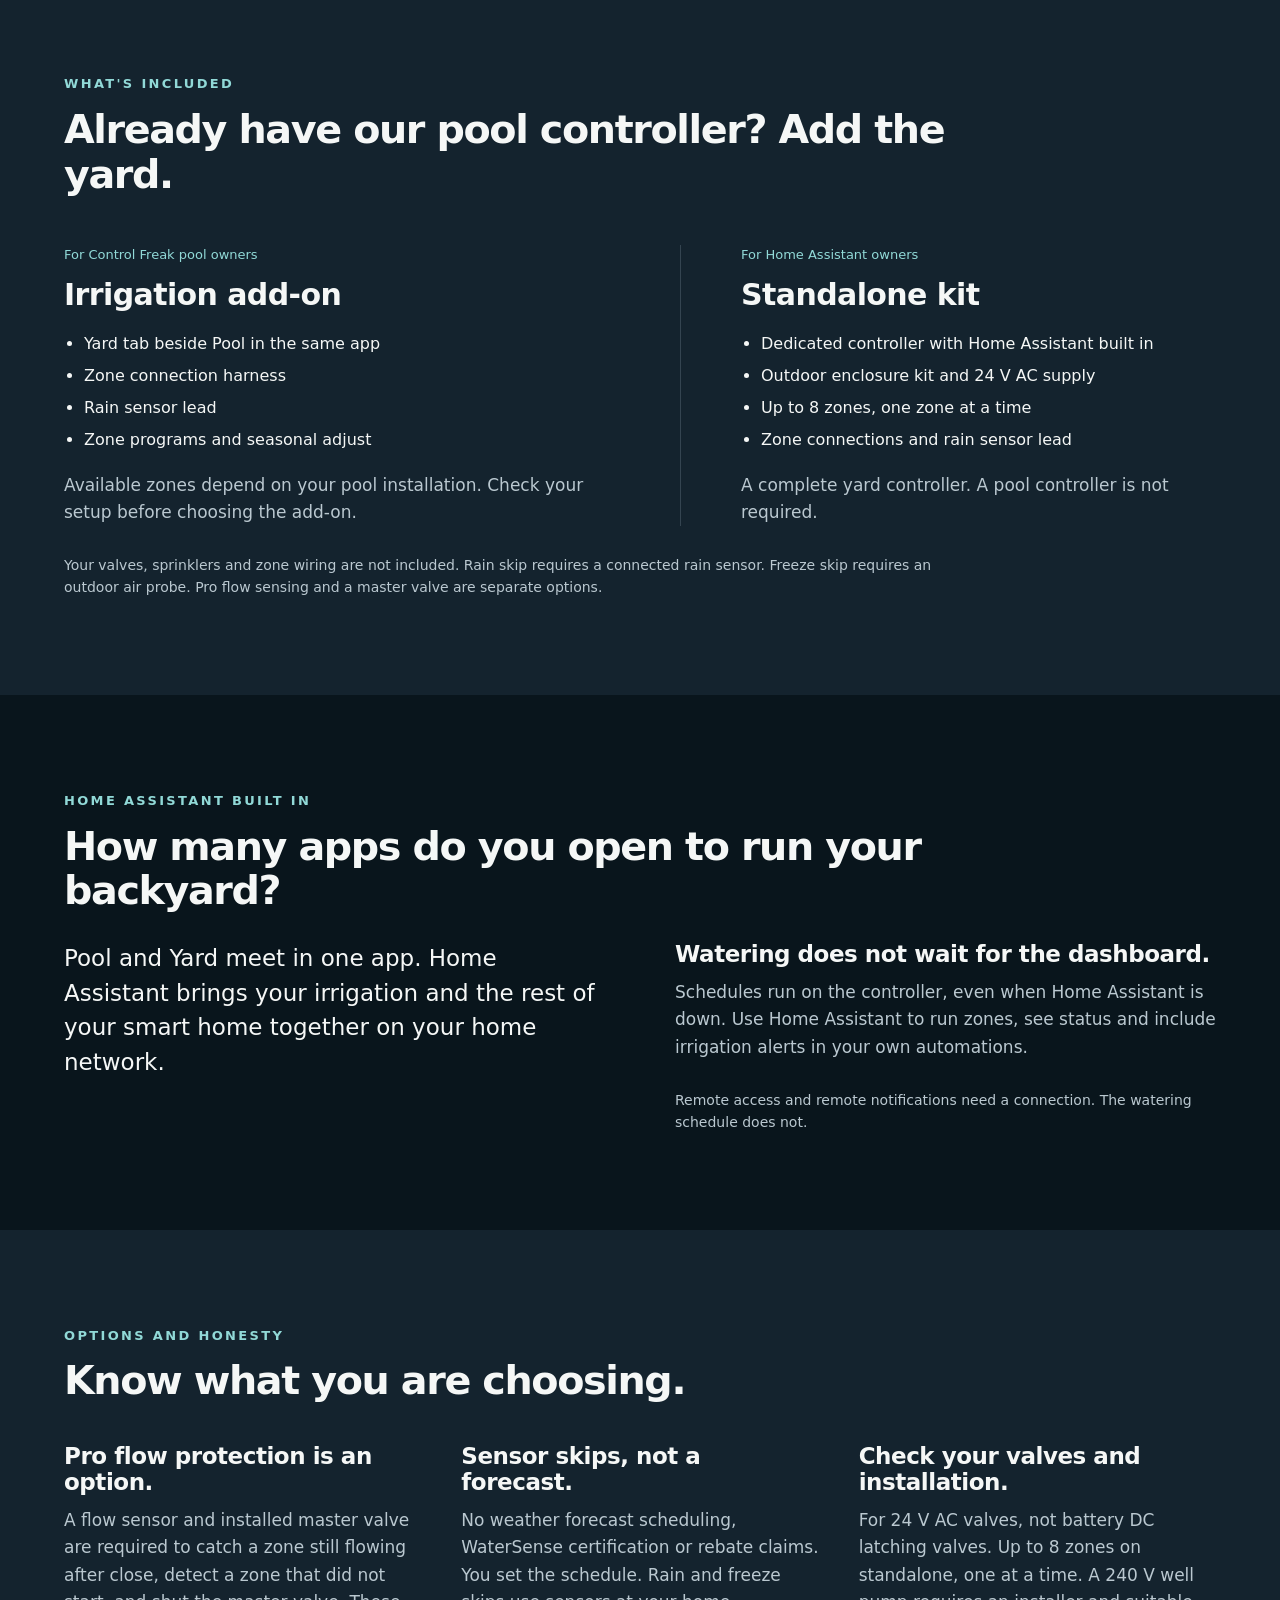
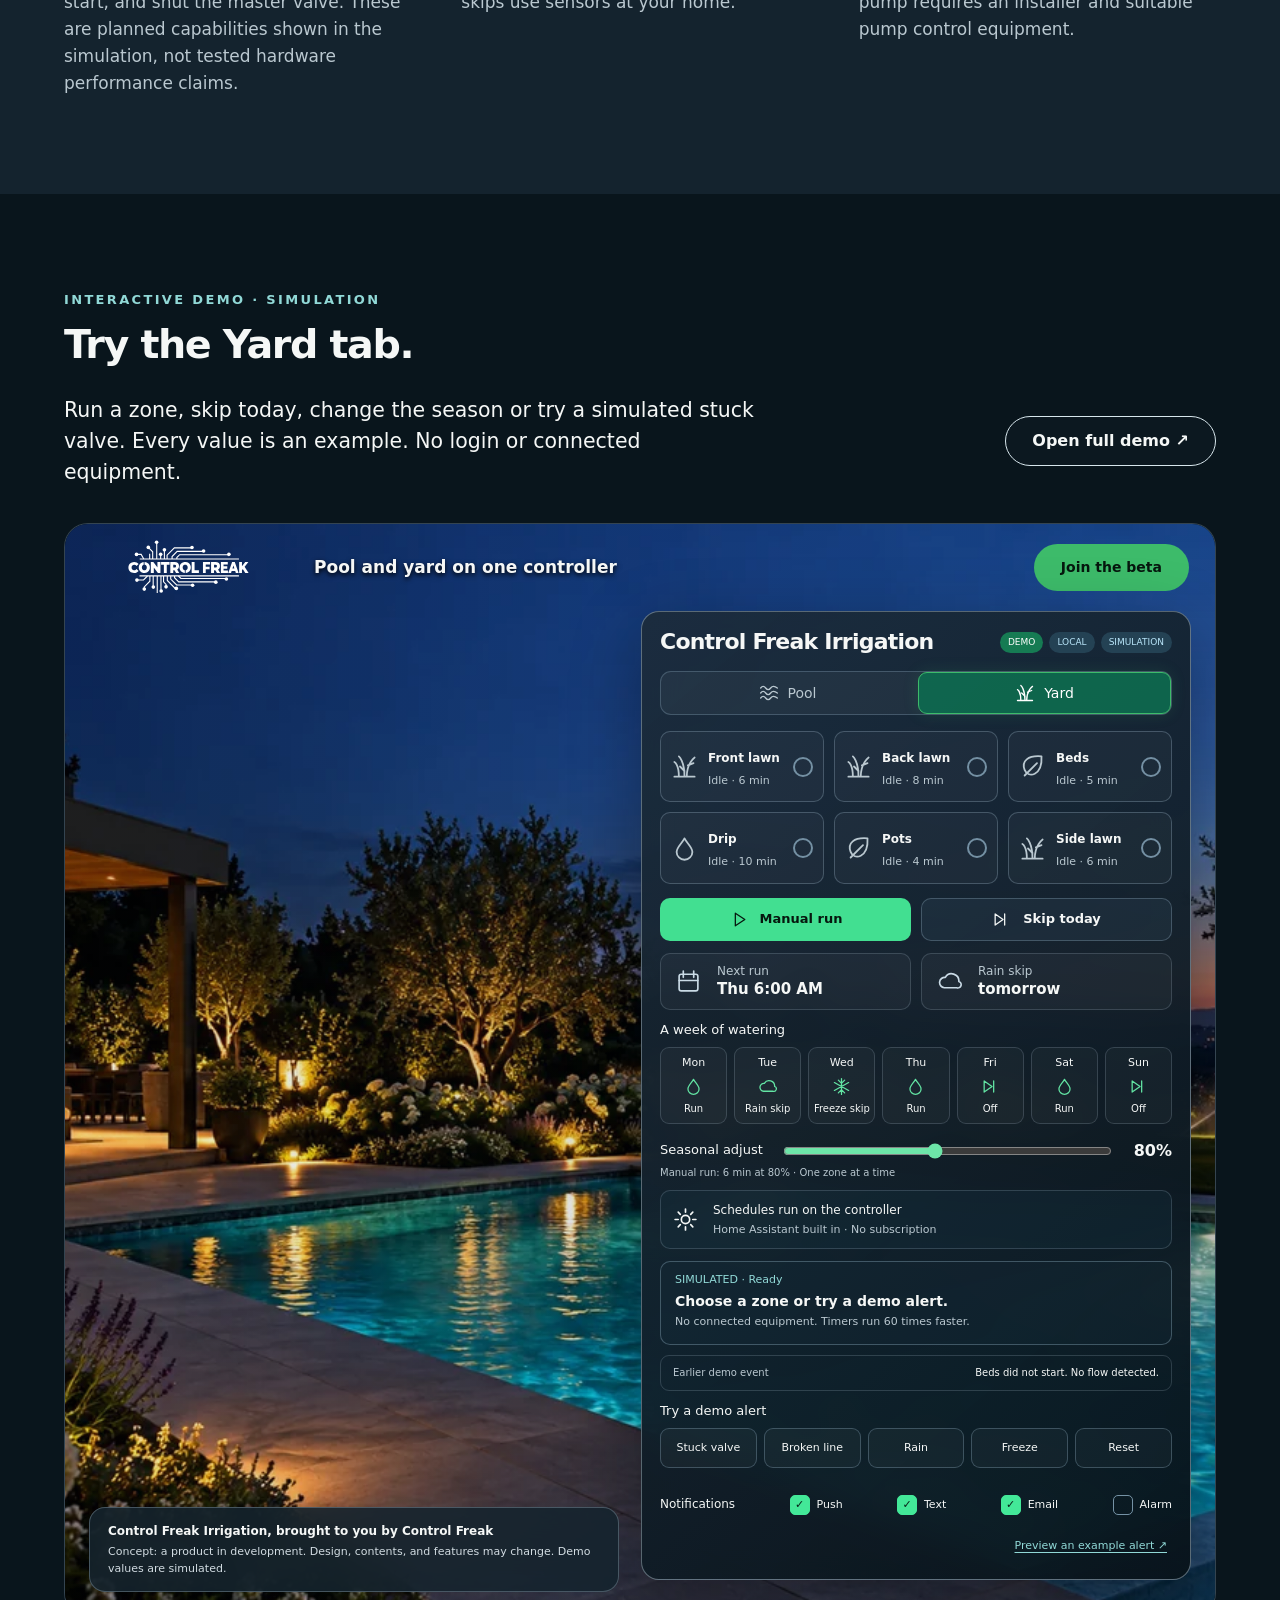
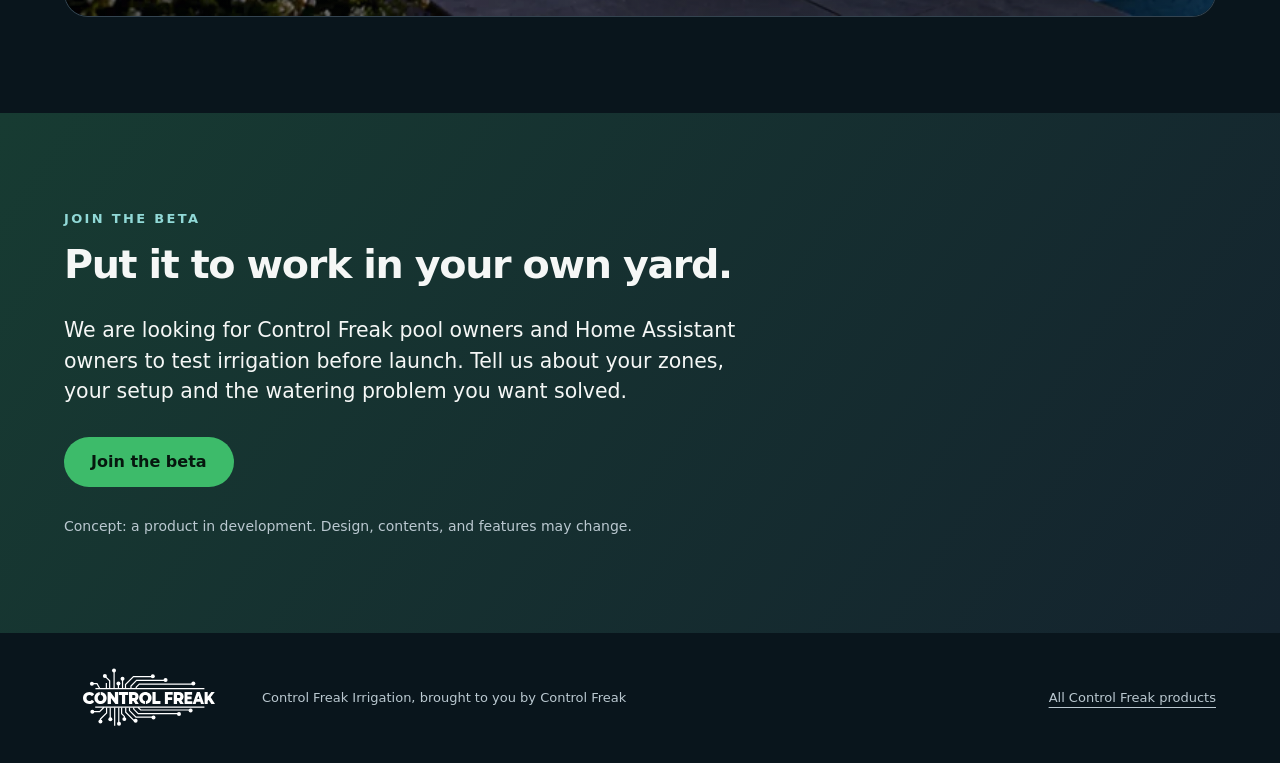
<file: products/O14-irrigation/site/index.html>
<!doctype html><html lang="en"><head><meta charset="utf-8"><meta name="viewport" content="width=device-width, initial-scale=1"><meta name="theme-color" content="#101e28"><link rel="icon" href="favicon.svg" type="image/svg+xml"><link rel="apple-touch-icon" href="apple-touch-icon.png"><link rel="manifest" href="site.webmanifest"><title>Control Freak Irrigation | Pool and yard on one controller</title><meta name="description" content="Pool and yard on one controller. Irrigation schedules run without internet or Wi-Fi. Home Assistant built in. No subscription. Explore the concept and demo."><link rel="stylesheet" href="styles.css"></head><body><a class="skip-link" href="#main">Skip to content</a><header class="hero-band"><picture class="scene"><source media="(max-width: 600px)" srcset="assets/hero-dusk-portrait.webp"><img src="assets/hero-dusk-2400.webp" srcset="assets/hero-dusk-1200.webp 1200w, assets/hero-dusk-2400.webp 2400w" sizes="100vw" alt="A turquoise pool at dusk with sprinklers watering the lawn beyond" fetchpriority="high" width="2400" height="1500"></picture><nav class="wrap nav" aria-label="Main navigation"><a class="brand" href="/" aria-label="Control Freak home"><img src="assets/control-freak-corporate-wordmark-white.svg" alt="Control Freak" width="220" height="70"></a><div class="nav-links"><a href="#how-it-works">How it works</a><a href="#kit">The kit</a><a href="#home-assistant">Home Assistant</a><a href="#demo">Live demo</a></div><a class="button outline" href="#beta">Join the beta</a></nav><div class="wrap hero"><div class="hero-copy"><p class="eyebrow">Pool and yard on one controller</p><h1>Know when the <br>water won't stop.</h1><p class="lead">Schedules run on the controller, even without internet or Wi-Fi. Home Assistant built in.<br>No subscription.</p><div class="ctas"><a class="button primary" href="#demo">Try the live demo <span>›</span></a><a class="button outline" href="#beta">Join the beta</a></div><div class="hints"><span><svg viewBox="0 0 24 24" class="ico" aria-hidden="true" fill="none" stroke="currentColor" stroke-width="1.6" stroke-linecap="round" stroke-linejoin="round"><path d="m8 4 12 8-12 8V4Z"/></svg> Run a zone.</span><span><svg viewBox="0 0 24 24" class="ico" aria-hidden="true" fill="none" stroke="currentColor" stroke-width="1.6" stroke-linecap="round" stroke-linejoin="round"><rect x="3" y="5" width="18" height="16" rx="2"/><path d="M7 2v6m10-6v6M3 11h18"/></svg> Skip today.</span><span><svg viewBox="0 0 24 24" class="ico" aria-hidden="true" fill="none" stroke="currentColor" stroke-width="1.6" stroke-linecap="round" stroke-linejoin="round"><path d="M20 3C8 2 2 7 5 15s16 5 15-12ZM5 20 16 9"/></svg> Adjust the season by percent.</span></div></div><aside class="preview" aria-label="Yard app concept preview"><div class="glass preview-main"><div class="tabs preview-tabs"><span><svg viewBox="0 0 24 24" class="ico" aria-hidden="true" fill="none" stroke="currentColor" stroke-width="1.6" stroke-linecap="round" stroke-linejoin="round"><path d="M2 6q3-4 6 0t6 0 8 0M2 12q3-4 6 0t6 0 8 0M2 18q3-4 6 0t6 0 8 0"/></svg> Pool</span><span class="active"><svg viewBox="0 0 24 24" class="ico" aria-hidden="true" fill="none" stroke="currentColor" stroke-width="1.6" stroke-linecap="round" stroke-linejoin="round"><path d="M3 21h18M7 21C7 10 3 8 3 8m9 13C12 7 7 3 7 3m7 18c0-12 7-17 7-17M8 12l4 4m3-5 5-2"/></svg> Yard</span></div><div class="running"><svg viewBox="0 0 24 24" class="ico" aria-hidden="true" fill="none" stroke="currentColor" stroke-width="1.6" stroke-linecap="round" stroke-linejoin="round"><path d="M3 21h18M7 21C7 10 3 8 3 8m9 13C12 7 7 3 7 3m7 18c0-12 7-17 7-17M8 12l4 4m3-5 5-2"/></svg><div><strong>Front lawn</strong><span>Running · 6 min left</span></div><span>›</span></div><div class="preview-row"><svg viewBox="0 0 24 24" class="ico" aria-hidden="true" fill="none" stroke="currentColor" stroke-width="1.6" stroke-linecap="round" stroke-linejoin="round"><rect x="3" y="5" width="18" height="16" rx="2"/><path d="M7 2v6m10-6v6M3 11h18"/></svg><span>Next run</span><b>Thu 6:00 AM</b></div><div class="preview-row"><svg viewBox="0 0 24 24" class="ico" aria-hidden="true" fill="none" stroke="currentColor" stroke-width="1.6" stroke-linecap="round" stroke-linejoin="round"><path d="M7 18a5 5 0 1 1 1-10 7 7 0 0 1 13 4 3 3 0 0 1-2 6Z"/></svg><span>Rain skip</span><b>tomorrow</b></div><div class="preview-row"><svg viewBox="0 0 24 24" class="ico" aria-hidden="true" fill="none" stroke="currentColor" stroke-width="1.6" stroke-linecap="round" stroke-linejoin="round"><path d="M20 3C8 2 2 7 5 15s16 5 15-12ZM5 20 16 9"/></svg><span>Seasonal adjust</span><b>80%</b></div><div class="actions"><a class="button primary" href="#demo"><svg viewBox="0 0 24 24" class="ico" aria-hidden="true" fill="none" stroke="currentColor" stroke-width="1.6" stroke-linecap="round" stroke-linejoin="round"><path d="m8 4 12 8-12 8V4Z"/></svg> Manual run</a><a class="button outline" href="#demo"><svg viewBox="0 0 24 24" class="ico" aria-hidden="true" fill="none" stroke="currentColor" stroke-width="1.6" stroke-linecap="round" stroke-linejoin="round"><path d="m4 5 10 7L4 19V5Zm12 0v14"/></svg> Skip today</a></div></div><div class="glass preview-alert"><svg viewBox="0 0 24 24" class="ico" aria-hidden="true" fill="none" stroke="currentColor" stroke-width="1.6" stroke-linecap="round" stroke-linejoin="round"><path d="m12 3 10 18H2L12 3Z"/><path d="M12 9v5m0 3v1"/></svg><div><small>Pro alert preview</small><p>Zone 3 still flowing after it closed.<br>Master valve shut.</p><small>Requires Pro flow sensor and master valve.</small></div></div><div class="glass preview-event"><span class="info">i</span> Beds did not start. No flow detected. <span>›</span></div></aside></div><div class="wrap hero-bottom"><span>Control Freak Irrigation, brought to you by Control Freak</span><span class="concept">Concept</span></div></header><main id="main"><section id="moments" class="band "><div class="wrap"><p class="eyebrow">The yard should not need babysitting</p><h2>You should hear about it before you get home.</h2><div class="cards"><article><svg viewBox="0 0 24 24" class="ico" aria-hidden="true" fill="none" stroke="currentColor" stroke-width="1.6" stroke-linecap="round" stroke-linejoin="round"><path d="M12 3C10 7 5 11 5 15a7 7 0 0 0 14 0c0-4-5-8-7-12Z"/></svg><h3>The water won't stop.</h3><p>A zone closes, but the water keeps moving. The planned Pro flow sensor and installed master valve detect that flow, shut the master valve and send an alert.</p></article><article><svg viewBox="0 0 24 24" class="ico" aria-hidden="true" fill="none" stroke="currentColor" stroke-width="1.6" stroke-linecap="round" stroke-linejoin="round"><path d="M20 3C8 2 2 7 5 15s16 5 15-12ZM5 20 16 9"/></svg><h3>It failed while you were away.</h3><p>The beds were scheduled to run. They never got water. Pro checks for a zone that did not start, so silence is not your only clue.</p></article><article><svg viewBox="0 0 24 24" class="ico" aria-hidden="true" fill="none" stroke="currentColor" stroke-width="1.6" stroke-linecap="round" stroke-linejoin="round"><path d="M2 8a17 17 0 0 1 20 0M5 12a12 12 0 0 1 14 0M9 16a5 5 0 0 1 6 0M12 20h.01M3 3l18 18"/></svg><h3>The Wi-Fi or the app went down.</h3><p>Watering should not stop with it. Schedules run on the controller, even without internet or Wi-Fi. Remote alerts still need a connection.</p></article></div></div></section><section id="how-it-works" class="band night"><div class="wrap"><p class="eyebrow">How it works</p><h2>One controller. A Yard tab. Your whole backyard.</h2><p class="lead">Keep Pool and Yard together in the same app, or choose a standalone kit for your Home Assistant home.</p><ol class="setup"><li><span>01</span><h3>Start at the pool pad</h3><p>The add-on works with your Control Freak pool controller. Standalone puts a dedicated controller where your zone wires end.</p></li><li><span>02</span><h3>Connect your yard</h3><p>Zone wires connect to your 24 V AC valves. A rain sensor lead enables rain skip; an outdoor air probe enables freeze skip.</p></li><li><span>03</span><h3>Test, then schedule</h3><p>Name and run each zone at setup. Set days, minutes and cycle and soak. Up to 8 zones on standalone, one zone at a time.</p></li><li><span>04</span><h3>Open the Yard tab</h3><p>Run a zone, skip today or adjust the season by percent. Your schedule stays on the controller.</p></li></ol></div></section><section id="different" class="band "><div class="wrap"><p class="eyebrow">What makes it different</p><h2>Your minutes. Your schedule. Your control.</h2><div class="cards"><article><svg viewBox="0 0 24 24" class="ico" aria-hidden="true" fill="none" stroke="currentColor" stroke-width="1.6" stroke-linecap="round" stroke-linejoin="round"><rect x="3" y="5" width="18" height="16" rx="2"/><path d="M7 2v6m10-6v6M3 11h18"/></svg><h3>Water on your terms</h3><p>Set the minutes yourself. Cycle and soak breaks watering into shorter runs so water has time to soak in. Seasonal adjust changes all run times by percent.</p></article><article><svg viewBox="0 0 24 24" class="ico" aria-hidden="true" fill="none" stroke="currentColor" stroke-width="1.6" stroke-linecap="round" stroke-linejoin="round"><path d="M7 18a5 5 0 1 1 1-10 7 7 0 0 1 13 4 3 3 0 0 1-2 6Z"/></svg><h3>Sensors in your yard</h3><p>Rain skip responds to your rain sensor. Freeze skip responds to the outdoor air probe. No weather feed rewrites your program.</p></article><article><svg viewBox="0 0 24 24" class="ico" aria-hidden="true" fill="none" stroke="currentColor" stroke-width="1.6" stroke-linecap="round" stroke-linejoin="round"><circle cx="12" cy="12" r="4"/><path d="M12 2v3m0 14v3M2 12h3m14 0h3M5 5l2 2m10 10 2 2M5 19l2-2M17 7l2-2"/></svg><h3>Every feature included</h3><p>No subscription or paid software unlocks. The Pro flow sensor and master valve are separate hardware options.</p></article><article><svg viewBox="0 0 24 24" class="ico" aria-hidden="true" fill="none" stroke="currentColor" stroke-width="1.6" stroke-linecap="round" stroke-linejoin="round"><path d="M3 21h18M7 21C7 10 3 8 3 8m9 13C12 7 7 3 7 3m7 18c0-12 7-17 7-17M8 12l4 4m3-5 5-2"/></svg><h3>Let someone else run it</h3><p>Family and gardeners can run a zone from the controller or a Home Assistant dashboard on your home network. They do not need your phone.</p></article><article><svg viewBox="0 0 24 24" class="ico" aria-hidden="true" fill="none" stroke="currentColor" stroke-width="1.6" stroke-linecap="round" stroke-linejoin="round"><path d="m12 3 10 18H2L12 3Z"/><path d="M12 9v5m0 3v1"/></svg><h3>Know when water moves wrong</h3><p>The planned Pro add-on checks for flow after a zone closes and no flow when a zone should run. Requires a flow sensor and installed master valve.</p></article><article><svg viewBox="0 0 24 24" class="ico" aria-hidden="true" fill="none" stroke="currentColor" stroke-width="1.6" stroke-linecap="round" stroke-linejoin="round"><path d="M12 3C10 7 5 11 5 15a7 7 0 0 0 14 0c0-4-5-8-7-12Z"/></svg><h3>An alert you will notice</h3><p>Choose push, text, email or alarm, and alerts through Home Assistant. Remote delivery depends on a working connection.</p></article></div></div></section><section id="kit" class="band night"><div class="wrap"><p class="eyebrow">What's included</p><h2>Already have our pool controller? Add the yard.</h2><div class="kit-grid"><article><p class="kicker">For Control Freak pool owners</p><h3>Irrigation add-on</h3><ul><li>Yard tab beside Pool in the same app</li><li>Zone connection harness</li><li>Rain sensor lead</li><li>Zone programs and seasonal adjust</li></ul><p>Available zones depend on your pool installation. Check your setup before choosing the add-on.</p></article><article><p class="kicker">For Home Assistant owners</p><h3>Standalone kit</h3><ul><li>Dedicated controller with Home Assistant built in</li><li>Outdoor enclosure kit and 24 V AC supply</li><li>Up to 8 zones, one zone at a time</li><li>Zone connections and rain sensor lead</li></ul><p>A complete yard controller. A pool controller is not required.</p></article></div><p class="note">Your valves, sprinklers and zone wiring are not included. Rain skip requires a connected rain sensor. Freeze skip requires an outdoor air probe. Pro flow sensing and a master valve are separate options.</p></div></section><section id="home-assistant" class="band "><div class="wrap"><p class="eyebrow">Home Assistant built in</p><h2>How many apps do you open to run your backyard?</h2><div class="split"><p class="lead">Pool and Yard meet in one app. Home Assistant brings your irrigation and the rest of your smart home together on your home network.</p><div><h3>Watering does not wait for the dashboard.</h3><p>Schedules run on the controller, even when Home Assistant is down. Use Home Assistant to run zones, see status and include irrigation alerts in your own automations.</p><p class="note">Remote access and remote notifications need a connection. The watering schedule does not.</p></div></div></div></section><section id="honesty" class="band night"><div class="wrap"><p class="eyebrow">Options and honesty</p><h2>Know what you are choosing.</h2><div class="honesty"><div><h3>Pro flow protection is an option.</h3><p>A flow sensor and installed master valve are required to catch a zone still flowing after close, detect a zone that did not start, and shut the master valve. These are planned capabilities shown in the simulation, not tested hardware performance claims.</p></div><div><h3>Sensor skips, not a forecast.</h3><p>No weather forecast scheduling, WaterSense certification or rebate claims. You set the schedule. Rain and freeze skips use sensors at your home.</p></div><div><h3>Check your valves and installation.</h3><p>For 24 V AC valves, not battery DC latching valves. Up to 8 zones on standalone, one at a time. A 240 V well pump requires an installer and suitable pump control equipment.</p></div></div></div></section><section id="demo" class="band "><div class="wrap"><p class="eyebrow">Interactive demo · Simulation</p><h2>Try the Yard tab.</h2><div class="demo-intro"><p class="lead">Run a zone, skip today, change the season or try a simulated stuck valve. Every value is an example. No login or connected equipment.</p><a class="button outline" href="demo/">Open full demo ↗</a></div><div class="demo"><iframe src="demo/index.html" title="Control Freak Irrigation interactive simulation" loading="lazy"></iframe></div></div></section><section id="beta" class="band beta"><div class="wrap"><p class="eyebrow">Join the beta</p><h2>Put it to work in your own yard.</h2><p class="lead">We are looking for Control Freak pool owners and Home Assistant owners to test irrigation before launch. Tell us about your zones, your setup and the watering problem you want solved.</p><a class="button primary" href="mailto:?subject=Control%20Freak%20Irrigation%20beta">Join the beta</a><p class="note">Concept: a product in development. Design, contents, and features may change.</p></div></section></main><footer class="wrap"><img src="assets/control-freak-corporate-wordmark-white.svg" alt="Control Freak" width="190" height="60" loading="lazy"><p>Control Freak Irrigation, brought to you by Control Freak</p><a href="/">All Control Freak products</a></footer><script>addEventListener("message",function(e){var h=e.data&&e.data.cfDemoHeight;if(!h||!Number.isFinite(h)||h<100||h>10000)return;document.querySelectorAll(".demo iframe").forEach(function(f){if(f.contentWindow===e.source)f.style.height=(h+4)+"px"})});</script></body></html>
</file>
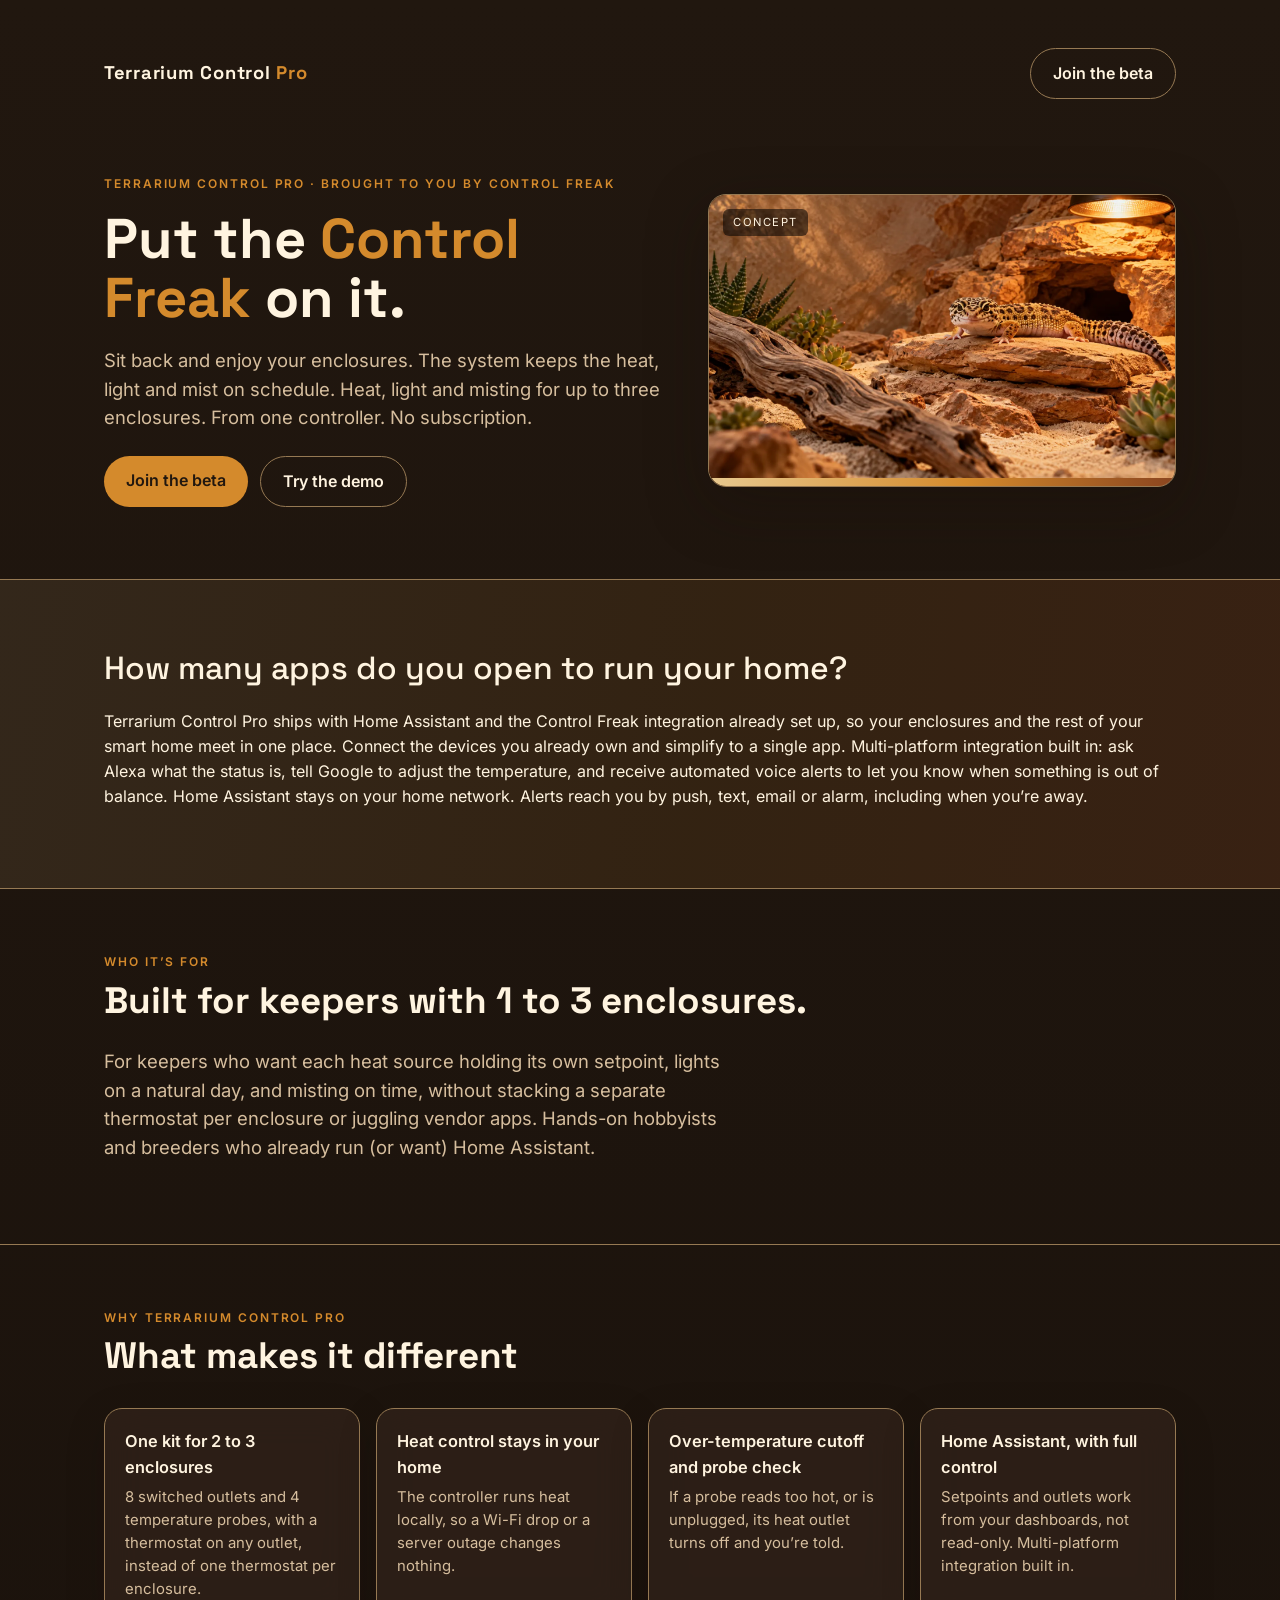
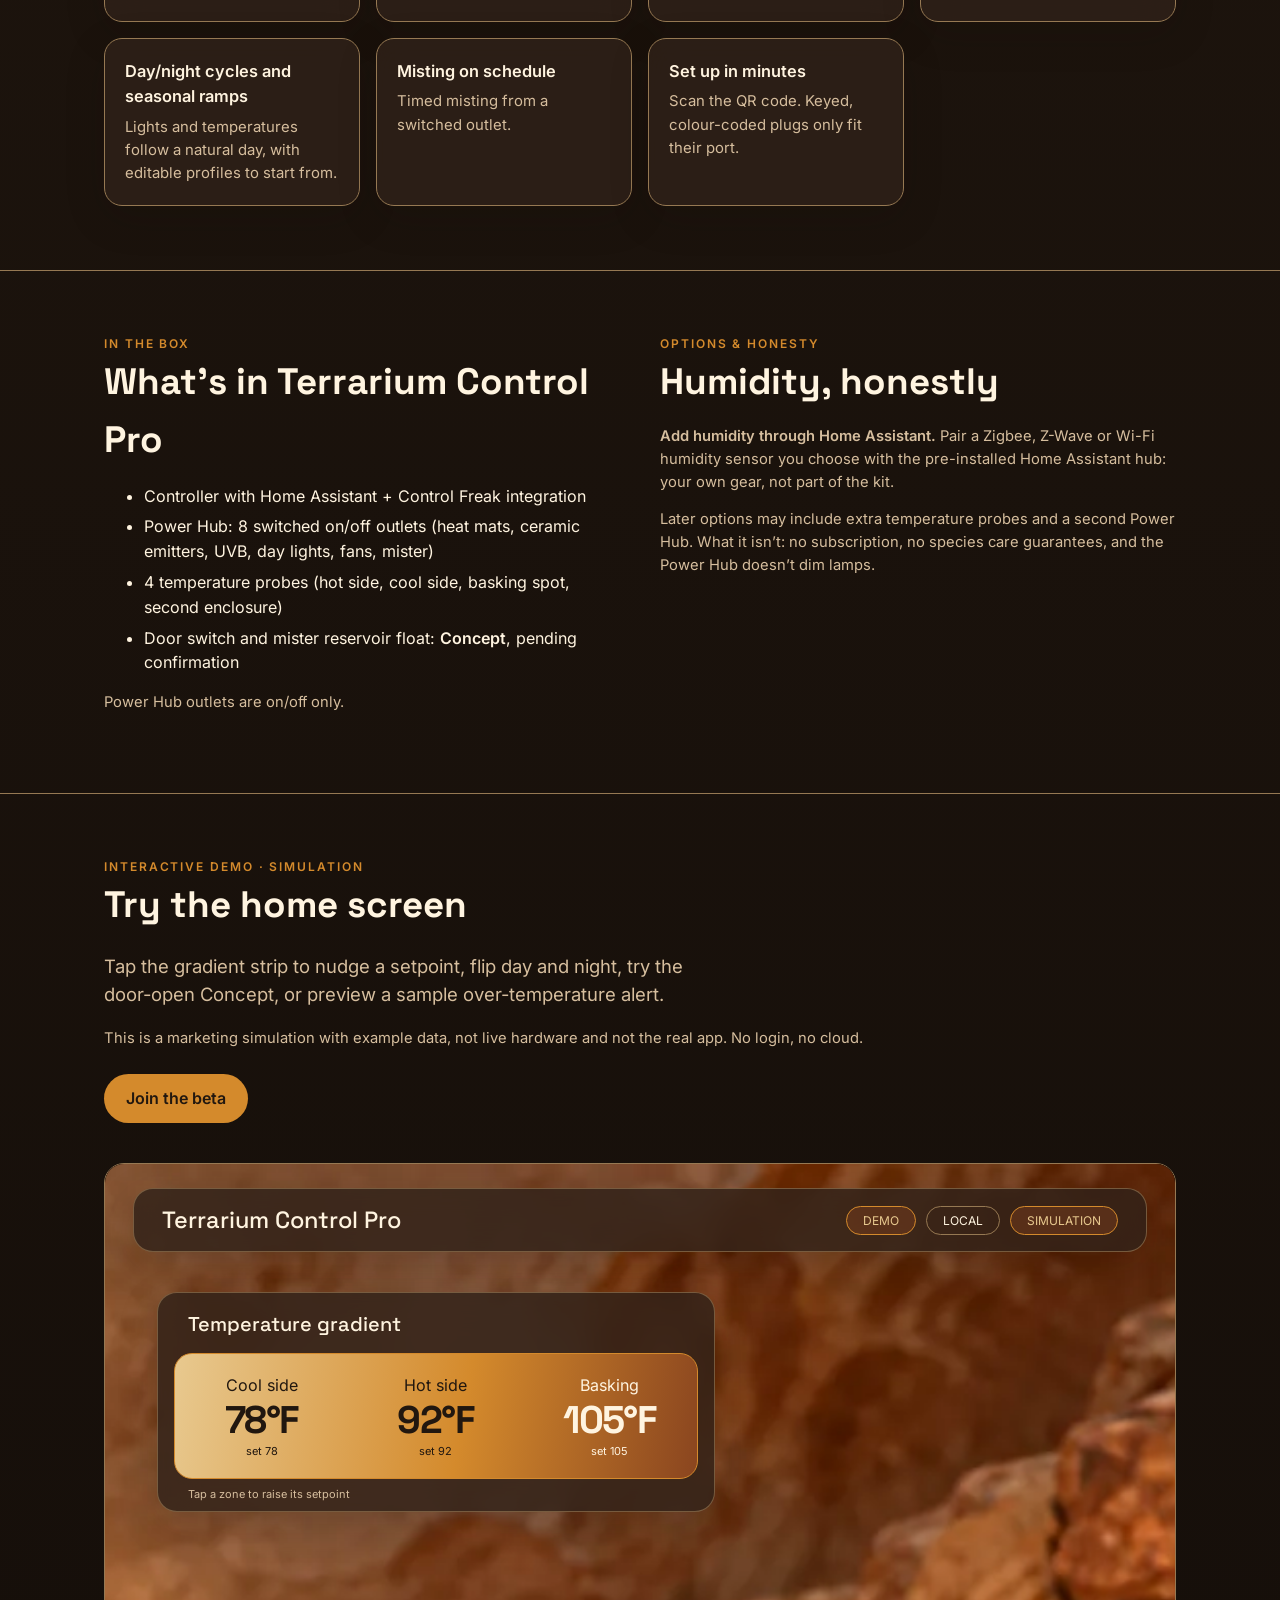
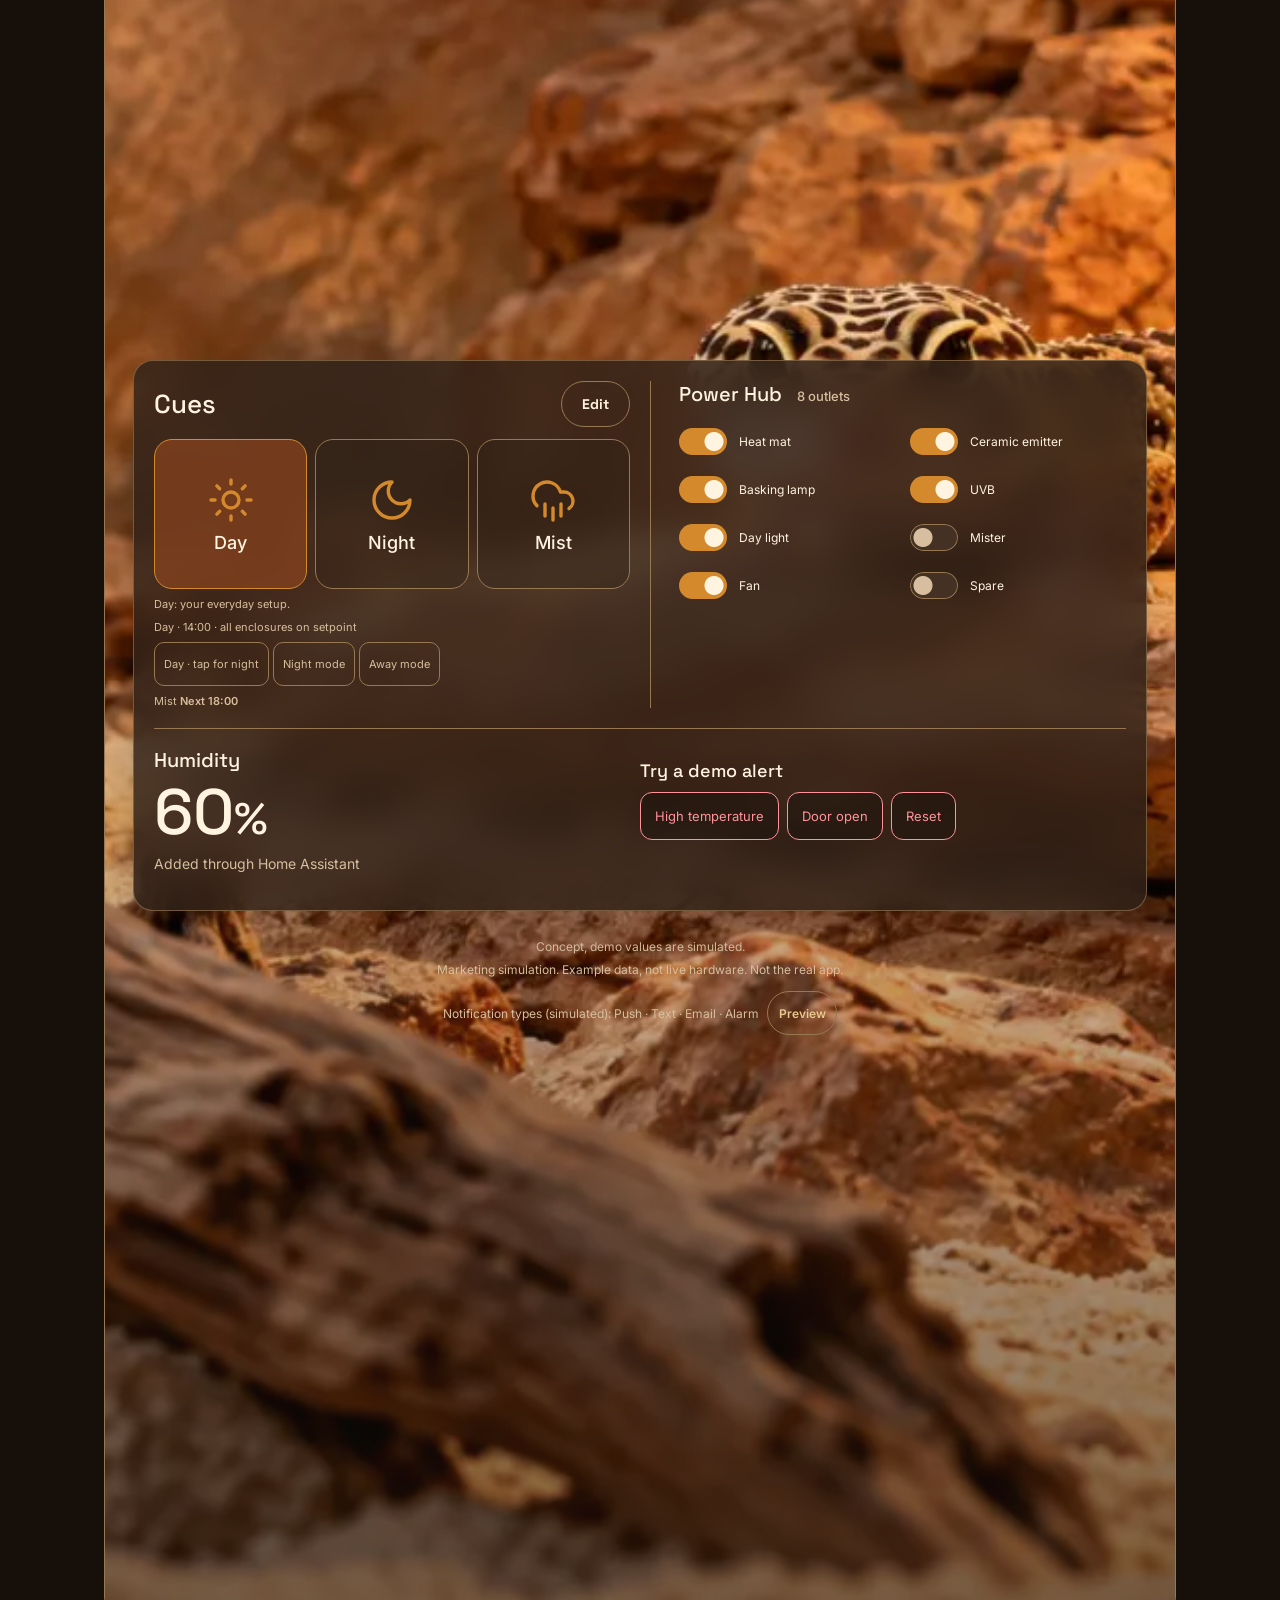
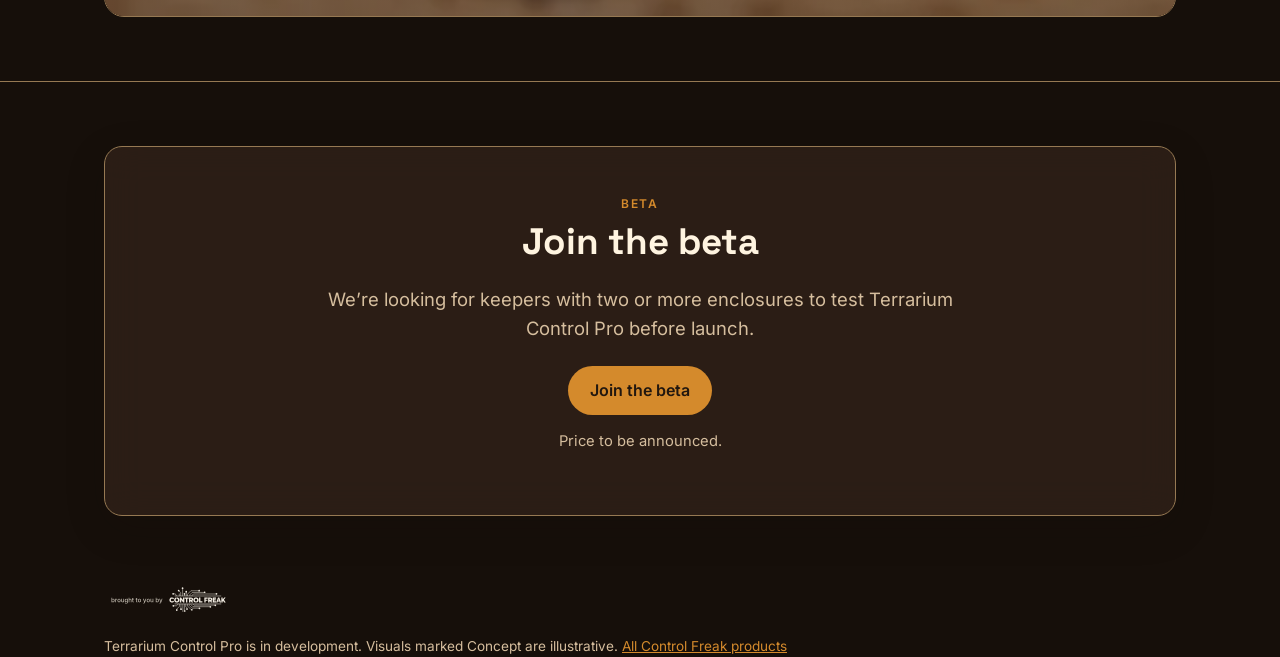
<file: products/O15-reptile/site/index.html>
<!doctype html><html lang="en"><head><meta charset="utf-8"><meta name="viewport" content="width=device-width,initial-scale=1">
<link rel="icon" href="favicon.svg" type="image/svg+xml">
<link rel="manifest" href="site.webmanifest">
<meta name="theme-color" content="#21170F">

<title>Terrarium Control Pro: brought to you by Control Freak</title>
<meta name="description" content="Heat, light and misting for up to three enclosures. From one controller. No subscription.">
<link rel="stylesheet" href="desert.css">
<link rel="stylesheet" href="styles.css"></head><body>
<header class="wrap">
  <nav><a class="brand" href="#">Terrarium Control <span>Pro</span></a><a class="btn ghost" href="#beta">Join the beta</a></nav>
  <div class="hero">
    <div>
      <div class="eyebrow">Terrarium Control Pro · brought to you by Control Freak</div>
      <h1>Put the <em>Control Freak</em> on it.</h1>
      <p class="lead">Sit back and enjoy your enclosures. The system keeps the heat, light and mist on schedule. Heat, light and misting for up to three enclosures. From one controller. No subscription.</p>
      <div class="ctas"><a class="btn" href="#beta">Join the beta</a><a class="btn ghost" href="#demo">Try the demo</a></div>
    </div>
    <div class="concept concept-img"><span class="tag">Concept</span><img class="hero-concept" src="demo/assets/desert-habitat.webp" alt="Leopard gecko on sandstone with a glowing basking lamp, succulents and driftwood"></div>
  </div>
</header>
<main>
<section class="open"><div class="wrap">
  <q>How many apps do you open to run your home?</q>
  <p>Terrarium Control Pro ships with Home Assistant and the Control Freak integration already set up, so your enclosures and the rest of your smart home meet in one place. Connect the devices you already own and simplify to a single app. Multi-platform integration built in: ask Alexa what the status is, tell Google to adjust the temperature, and receive automated voice alerts to let you know when something is out of balance. Home Assistant stays on your home network. Alerts reach you by push, text, email or alarm, including when you’re away.</p>
</div></section>
<section><div class="wrap"><div class="eyebrow">Who it’s for</div><h2>Built for keepers with 1 to 3 enclosures.</h2><p class="lead">For keepers who want each heat source holding its own setpoint, lights on a natural day, and misting on time, without stacking a separate thermostat per enclosure or juggling vendor apps. Hands-on hobbyists and breeders who already run (or want) Home Assistant.</p></div></section>
<section><div class="wrap"><div class="eyebrow">Why Terrarium Control Pro</div><h2>What makes it different</h2><div class="grid"><div class="card"><h3>One kit for 2 to 3 enclosures</h3><p>8 switched outlets and 4 temperature probes, with a thermostat on any outlet, instead of one thermostat per enclosure.</p></div><div class="card"><h3>Heat control stays in your home</h3><p>The controller runs heat locally, so a Wi-Fi drop or a server outage changes nothing.</p></div><div class="card"><h3>Over-temperature cutoff and probe check</h3><p>If a probe reads too hot, or is unplugged, its heat outlet turns off and you’re told.</p></div><div class="card"><h3>Home Assistant, with full control</h3><p>Setpoints and outlets work from your dashboards, not read-only. Multi-platform integration built in.</p></div><div class="card"><h3>Day/night cycles and seasonal ramps</h3><p>Lights and temperatures follow a natural day, with editable profiles to start from.</p></div><div class="card"><h3>Misting on schedule</h3><p>Timed misting from a switched outlet.</p></div><div class="card"><h3>Set up in minutes</h3><p>Scan the QR code. Keyed, colour-coded plugs only fit their port.</p></div></div></div></section>
<section><div class="wrap kit">
  <div><div class="eyebrow">In the box</div><h2>What’s in Terrarium Control Pro</h2><ul><li>Controller with Home Assistant + Control Freak integration</li><li>Power Hub: 8 switched on/off outlets (heat mats, ceramic emitters, UVB, day lights, fans, mister)</li><li>4 temperature probes (hot side, cool side, basking spot, second enclosure)</li><li>Door switch and mister reservoir float: <b>Concept</b>, pending confirmation</li></ul><p class="small">Power Hub outlets are on/off only.</p></div>
  <div><div class="eyebrow">Options &amp; honesty</div><h2>Humidity, honestly</h2><p class="small"><b>Add humidity through Home Assistant.</b> Pair a Zigbee, Z-Wave or Wi-Fi humidity sensor you choose with the pre-installed Home Assistant hub: your own gear, not part of the kit.</p><p class="small">Later options may include extra temperature probes and a second Power Hub. What it isn’t: no subscription, no species care guarantees, and the Power Hub doesn’t dim lamps.</p></div>
</div></section>
<section id="demo"><div class="wrap demo">
  <div><div class="eyebrow">Interactive demo · Simulation</div><h2>Try the home screen</h2>
    <p class="lead">Tap the gradient strip to nudge a setpoint, flip day and night, try the door-open Concept, or preview a sample over-temperature alert.</p>
    <p class="small">This is a marketing simulation with example data, not live hardware and not the real app. No login, no cloud.</p>
    <div class="ctas"><a class="btn" href="#beta">Join the beta</a></div></div>
  <iframe src="demo/index.html" title="Terrarium Control Pro demo (simulation)" loading="lazy"></iframe>
</div></section>
<section id="beta"><div class="wrap"><div class="beta">
  <div class="eyebrow">Beta</div><h2>Join the beta</h2>
  <p class="lead" style="margin:0 auto 24px">We’re looking for keepers with two or more enclosures to test Terrarium Control Pro before launch.</p>
  <a class="btn" href="mailto:?subject=Terrarium%20Control%20Pro%20beta">Join the beta</a>
  <p class="small">Price to be announced.</p>
</div></div></section>
</main>
<footer class="wrap"><img src="assets/brought-to-you-by-control-freak-horizontal-cream.svg" alt="brought to you by Control Freak"><br>Terrarium Control Pro is in development. Visuals marked Concept are illustrative. <a href="/">All Control Freak products</a></footer>
<script>addEventListener("message",function(e){var h=e.data&&e.data.cfDemoHeight;if(!h)return;document.querySelectorAll(".demo iframe").forEach(function(f){if(f.contentWindow===e.source)f.style.height=(h+4)+"px"})});</script>
</body></html>
</file>
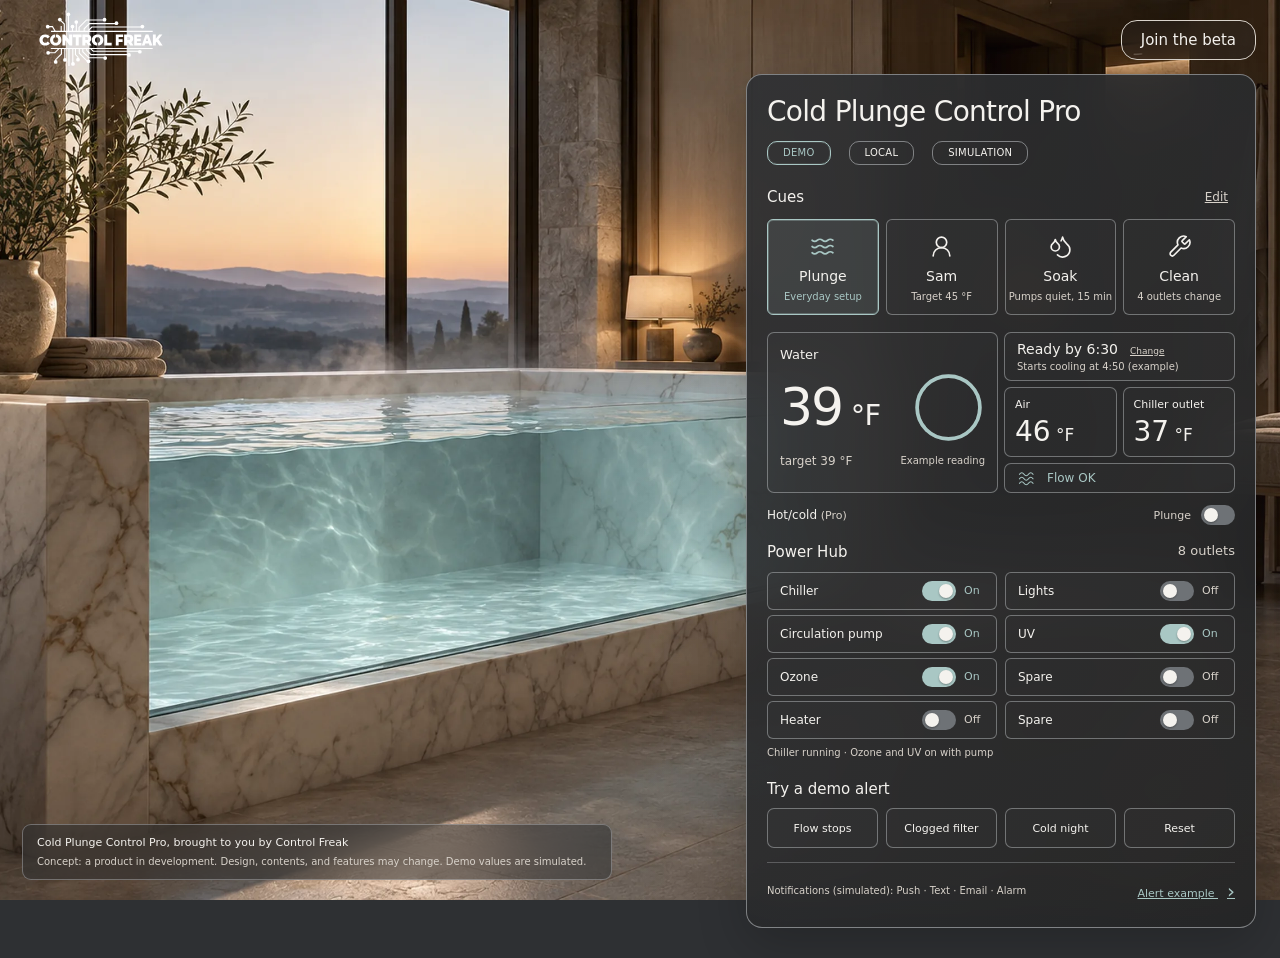
<file: products/C01-cold-plunge/site/demo/index.html>
<!doctype html>
<html lang="en">
  <head>
    <meta charset="utf-8" />
    <meta
      name="viewport"
      content="width=device-width,initial-scale=1,viewport-fit=cover"
    />
    <title>Cold Plunge Control Pro · Demo</title>
    <meta
      name="description"
      content="Explore a simulated Cold Plunge Control Pro: cues, temperature, schedules and demo alerts. Concept product in development."
    />
    <meta name="theme-color" content="#2E3033" />
    <meta name="color-scheme" content="dark" />
    <link
      rel="icon"
      href="assets/control-freak-corporate-wordmark-white.svg"
      type="image/svg+xml"
    />
    <link rel="stylesheet" href="demo.css" />
    <script src="config.js" defer></script>
    <script src="cue-engine.js" defer></script>
    <script src="demo.js" defer></script>
  </head>
  <body>
    <div class="scene" aria-hidden="true">
      <picture>
        <source
          media="(max-width: 700px)"
          srcset="assets/plunge-lamplight-portrait.webp"
        />
        <img
          src="assets/plunge-lamplight.webp"
          width="2400"
          height="1600"
          alt=""
          fetchpriority="high"
        />
      </picture>
    </div>
    <header class="site-head">
      <a
        class="brand"
        href="../"
        aria-label="Cold Plunge Control Pro product page"
        ><img
          src="assets/control-freak-corporate-wordmark-white.svg"
          alt="Control Freak"
          width="214"
          height="48" /></a
      ><a class="beta" href="../#beta">Join the beta</a>
    </header>
    <main>
      <section
        class="panel cfd-device"
        aria-label="Cold Plunge Control Pro demo simulation"
      >
        <header class="panel-head">
          <h1>Cold Plunge Control Pro</h1>
          <div class="chips">
            <span class="chip demo-chip">DEMO</span
            ><span class="chip">LOCAL</span><span class="chip">SIMULATION</span>
          </div>
        </header>
        <div class="readings">
          <div class="tile water">
            <span>Water</span>
            <div class="water-main">
              <div class="temperature">
                <span id="water">39</span><span class="unit"> °F</span>
              </div>
              <svg class="ring" viewBox="0 0 100 100" aria-hidden="true">
                <circle class="track" cx="50" cy="50" r="43" />
                <circle id="ring" cx="50" cy="50" r="43" />
              </svg>
            </div>
            <div class="water-foot">
              <span id="target">target 39 °F</span
              ><small>Example reading</small>
            </div>
          </div>
          <button
            class="tile schedule"
            id="schedule"
            type="button"
            aria-label="Change ready by time"
          >
            <span
              >Ready by <span id="ready">6:30</span
              ><span class="change">Change</span></span
            ><small id="cooling">Starts cooling at 4:50 (example)</small>
          </button>
          <div class="tile sensor">
            <span>Air</span>
            <div class="sensor-value">
              <span id="air">46</span><small> °F</small>
            </div>
          </div>
          <div class="tile sensor">
            <span>Chiller outlet</span>
            <div class="sensor-value">
              <span id="outlet">37</span><small> °F</small>
            </div>
          </div>
          <div class="tile flow" id="flow">
            <svg viewBox="0 0 24 24" aria-hidden="true">
              <path
                d="M2 7q3-4 6 0t6 0t6 0M2 13q3-4 6 0t6 0t6 0M2 19q3-4 6 0t6 0t6 0"
              /></svg
            ><span id="flow-text">Flow OK</span>
          </div>
        </div>
        <div class="hot-row">
          <span>Hot/cold <small>(Pro)</small></span
          ><span class="hot-state" id="hot-state">Plunge</span
          ><button
            id="hot"
            class="switch"
            type="button"
            role="switch"
            aria-checked="false"
            aria-label="Warm soak, Hot/cold Pro"
          >
            <i></i>
          </button>
        </div>
        <section class="block" aria-labelledby="power-title">
          <h2 id="power-title">Power Hub <small>8 outlets</small></h2>
          <div
            class="outlets cfd-controls"
            role="group"
            aria-label="Power Hub outlets"
          ></div>
          <p class="equipment-note" id="equipment">
            Chiller running · Ozone and UV on with pump
          </p>
        </section>
        <section class="block" aria-labelledby="alerts-title">
          <h2 id="alerts-title">Try a demo alert</h2>
          <div class="scenarios">
            <button type="button" data-scenario="flow">Flow stops</button
            ><button type="button" data-scenario="clog">Clogged filter</button
            ><button type="button" data-scenario="cold">Cold night</button
            ><button type="button" id="reset">Reset</button>
          </div>
        </section>
        <div class="notifications">
          <span>Notifications (simulated): Push · Text · Email · Alarm</span
          ><button id="alert-example" type="button">
            Alert example <span aria-hidden="true">›</span>
          </button>
        </div>
        <div
          id="status"
          class="status"
          role="status"
          aria-live="polite"
          hidden
        ></div>
      </section>
    </main>
    <footer class="caption">
      <p>Cold Plunge Control Pro, brought to you by Control Freak</p>
      <p>
        Concept: a product in development. Design, contents, and features may
        change. Demo values are simulated.
      </p>
    </footer>
  </body>
</html>
</file>
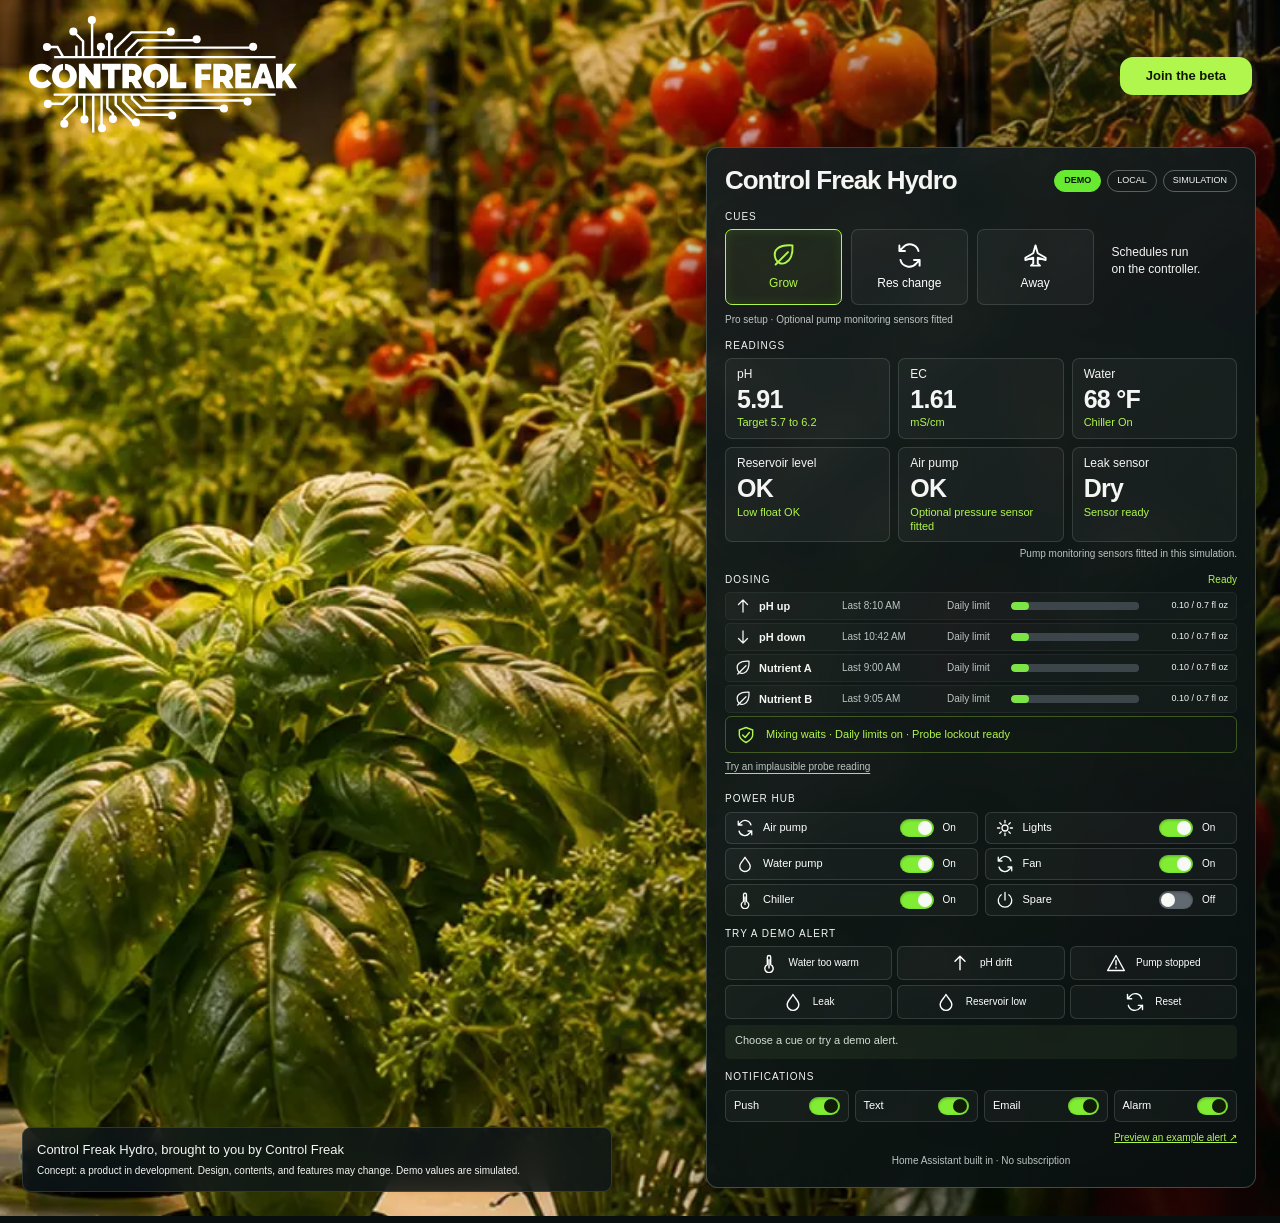
<file: products/O02-hydroponics/site/demo/index.html>
<!doctype html><html lang="en"><head><meta charset="utf-8"><meta name="viewport" content="width=device-width,initial-scale=1"><meta name="description" content="Home grow dosing, water temperature and alerts. Explore the Control Freak Hydro concept and interactive simulation."><title>Control Freak Hydro | Interactive demo</title><link rel="icon" href="../favicon.svg"><link rel="apple-touch-icon" href="../apple-touch-icon.png"><link rel="manifest" href="../site.webmanifest"><link rel="stylesheet" href="../styles.css"><link rel="stylesheet" href="demo.css"><script src="config.js" defer></script><script src="cue-engine.js" defer></script><script src="demo.js" defer></script></head><body class="demo-body"><picture class="scene"><source media="(max-width:650px)" srcset="../assets/hero-night-portrait.webp"><img src="../assets/hero-night-2400.webp" srcset="../assets/hero-night-1200.webp 1200w, ../assets/hero-night-2400.webp 2400w" sizes="100vw" fetchpriority="high" alt="Lettuce, basil, tomatoes and peppers growing under warm lights in a dark home hydroponic cabinet"></picture><header class="demo-nav"><a href="../" aria-label="Control Freak Hydro product page"><img class="wordmark" src="../assets/control-freak-corporate-wordmark-white.svg" alt="Control Freak" width="280" height="70"></a><a class="button primary" href="../#beta" target="_top">Join the beta</a></header><main class="demo-stage"><section class="cfd-device glass" aria-label="Hydro Pro simulation"><div class="device-head"><h1>Control Freak Hydro</h1><div class="pills"><span>DEMO</span><span>LOCAL</span><span>SIMULATION</span></div></div><p class="label">Cues</p><div class="cues"><button data-mode="Grow" aria-pressed="true"><svg class="ico" viewBox="0 0 24 24" fill="none" stroke="currentColor" stroke-width="1.7" stroke-linecap="round" stroke-linejoin="round" aria-hidden="true"><path d="M20 3C8 2 2 7 5 15s16 5 15-12ZM5 20 16 9"/></svg><span>Grow</span></button><button data-mode="Res change" aria-pressed="false"><svg class="ico" viewBox="0 0 24 24" fill="none" stroke="currentColor" stroke-width="1.7" stroke-linecap="round" stroke-linejoin="round" aria-hidden="true"><path d="M20 8a8 8 0 0 0-14-3L3 8m0-5v5h5M4 16a8 8 0 0 0 14 3l3-3m0 5v-5h-5"/></svg><span>Res change</span></button><button data-mode="Away" aria-pressed="false"><svg class="ico" viewBox="0 0 24 24" fill="none" stroke="currentColor" stroke-width="1.7" stroke-linecap="round" stroke-linejoin="round" aria-hidden="true"><path d="m12 3 2 7 7 4v2l-7-2v5l2 2H8l2-2v-5l-7 2v-2l7-4 2-7Z"/></svg><span>Away</span></button><p>Schedules run<br>on the controller.</p></div><p id="mode-detail" class="mode-detail">Pro setup · Optional pump monitoring sensors fitted</p><p class="label">Readings</p><div class="readings"><div class="reading"><span>pH</span><strong id="ph">5.9</strong><small id="ph-detail">Target 5.7 to 6.2</small></div><div class="reading"><span>EC</span><strong id="ec">1.6</strong><small id="ec-detail">mS/cm</small></div><div class="reading"><span>Water</span><strong id="water">68 °F</strong><small id="water-detail">Chiller On</small></div><div class="reading"><span>Reservoir level</span><strong id="level">OK</strong><small id="level-detail">Low float OK</small></div><div class="reading"><span>Air pump</span><strong id="air">OK</strong><small id="air-detail">Optional sensor fitted</small></div><div class="reading"><span>Leak sensor</span><strong id="leak">Dry</strong><small id="leak-detail">Sensor ready</small></div></div><p class="sensor-note">Pump monitoring sensors fitted in this simulation.</p><p class="label">Dosing <span id="dose-state">Ready</span></p><div class="doses"><div class="dose-row"><svg class="ico" viewBox="0 0 24 24" fill="none" stroke="currentColor" stroke-width="1.7" stroke-linecap="round" stroke-linejoin="round" aria-hidden="true"><path d="m6 10 6-6 6 6M12 4v16"/></svg><b>pH up</b><small data-dose-time="0">Last 8:10 AM</small><span class="limit-label">Daily limit</span><progress data-dose-bar="0" value=".1" max=".7" aria-label="pH up daily dose"></progress><span data-dose-amount="0">0.1 / 0.7 fl oz</span></div><div class="dose-row"><svg class="ico" viewBox="0 0 24 24" fill="none" stroke="currentColor" stroke-width="1.7" stroke-linecap="round" stroke-linejoin="round" aria-hidden="true"><path d="m6 14 6 6 6-6M12 4v16"/></svg><b>pH down</b><small data-dose-time="1">Last 10:42 AM</small><span class="limit-label">Daily limit</span><progress data-dose-bar="1" value=".1" max=".7" aria-label="pH down daily dose"></progress><span data-dose-amount="1">0.1 / 0.7 fl oz</span></div><div class="dose-row"><svg class="ico" viewBox="0 0 24 24" fill="none" stroke="currentColor" stroke-width="1.7" stroke-linecap="round" stroke-linejoin="round" aria-hidden="true"><path d="M20 3C8 2 2 7 5 15s16 5 15-12ZM5 20 16 9"/></svg><b>Nutrient A</b><small data-dose-time="2">Last 9:00 AM</small><span class="limit-label">Daily limit</span><progress data-dose-bar="2" value=".1" max=".7" aria-label="Nutrient A daily dose"></progress><span data-dose-amount="2">0.1 / 0.7 fl oz</span></div><div class="dose-row"><svg class="ico" viewBox="0 0 24 24" fill="none" stroke="currentColor" stroke-width="1.7" stroke-linecap="round" stroke-linejoin="round" aria-hidden="true"><path d="M20 3C8 2 2 7 5 15s16 5 15-12ZM5 20 16 9"/></svg><b>Nutrient B</b><small data-dose-time="3">Last 9:05 AM</small><span class="limit-label">Daily limit</span><progress data-dose-bar="3" value=".1" max=".7" aria-label="Nutrient B daily dose"></progress><span data-dose-amount="3">0.1 / 0.7 fl oz</span></div></div><div class="safety-row"><svg class="ico" viewBox="0 0 24 24" fill="none" stroke="currentColor" stroke-width="1.7" stroke-linecap="round" stroke-linejoin="round" aria-hidden="true"><path d="m12 3 8 3v6c0 5-8 9-8 9s-8-4-8-9V6l8-3Zm-4 9 3 3 5-6"/></svg><span id="safety">Mixing waits · Daily limits on · Probe lockout ready</span></div><p class="label">Power Hub</p><div class="outlets"><button class="switch" role="switch" aria-checked="true" data-outlet="Air pump" aria-label="Air pump"><svg class="ico" viewBox="0 0 24 24" fill="none" stroke="currentColor" stroke-width="1.7" stroke-linecap="round" stroke-linejoin="round" aria-hidden="true"><path d="M20 8a8 8 0 0 0-14-3L3 8m0-5v5h5M4 16a8 8 0 0 0 14 3l3-3m0 5v-5h-5"/></svg><span>Air pump</span><i aria-hidden="true"></i><small>On</small></button><button class="switch" role="switch" aria-checked="true" data-outlet="Lights" aria-label="Lights"><svg class="ico" viewBox="0 0 24 24" fill="none" stroke="currentColor" stroke-width="1.7" stroke-linecap="round" stroke-linejoin="round" aria-hidden="true"><path d="M12 2v3m0 14v3M2 12h3m14 0h3M5 5l2 2m10 10 2 2M5 19l2-2M17 7l2-2M16 12a4 4 0 1 1-8 0 4 4 0 0 1 8 0"/></svg><span>Lights</span><i aria-hidden="true"></i><small>On</small></button><button class="switch" role="switch" aria-checked="true" data-outlet="Water pump" aria-label="Water pump"><svg class="ico" viewBox="0 0 24 24" fill="none" stroke="currentColor" stroke-width="1.7" stroke-linecap="round" stroke-linejoin="round" aria-hidden="true"><path d="M12 3C10 7 5 11 5 15a7 7 0 0 0 14 0c0-4-5-8-7-12Z"/></svg><span>Water pump</span><i aria-hidden="true"></i><small>On</small></button><button class="switch" role="switch" aria-checked="true" data-outlet="Fan" aria-label="Fan"><svg class="ico" viewBox="0 0 24 24" fill="none" stroke="currentColor" stroke-width="1.7" stroke-linecap="round" stroke-linejoin="round" aria-hidden="true"><path d="M20 8a8 8 0 0 0-14-3L3 8m0-5v5h5M4 16a8 8 0 0 0 14 3l3-3m0 5v-5h-5"/></svg><span>Fan</span><i aria-hidden="true"></i><small>On</small></button><button class="switch" role="switch" aria-checked="true" data-outlet="Chiller" aria-label="Chiller"><svg class="ico" viewBox="0 0 24 24" fill="none" stroke="currentColor" stroke-width="1.7" stroke-linecap="round" stroke-linejoin="round" aria-hidden="true"><path d="M10 14V5a2 2 0 0 1 4 0v9a5 5 0 1 1-4 0ZM12 8v10"/></svg><span>Chiller</span><i aria-hidden="true"></i><small>On</small></button><button class="switch" role="switch" aria-checked="false" data-outlet="Spare" aria-label="Spare"><svg class="ico" viewBox="0 0 24 24" fill="none" stroke="currentColor" stroke-width="1.7" stroke-linecap="round" stroke-linejoin="round" aria-hidden="true"><path d="M12 2v10M7 5a9 9 0 1 0 10 0"/></svg><span>Spare</span><i aria-hidden="true"></i><small>On</small></button></div><p class="label">Try a demo alert</p><div class="alert-buttons"><button data-alert="Water too warm"><svg class="ico" viewBox="0 0 24 24" fill="none" stroke="currentColor" stroke-width="1.7" stroke-linecap="round" stroke-linejoin="round" aria-hidden="true"><path d="M10 14V5a2 2 0 0 1 4 0v9a5 5 0 1 1-4 0ZM12 8v10"/></svg>Water too warm</button><button data-alert="pH drift"><svg class="ico" viewBox="0 0 24 24" fill="none" stroke="currentColor" stroke-width="1.7" stroke-linecap="round" stroke-linejoin="round" aria-hidden="true"><path d="m6 10 6-6 6 6M12 4v16"/></svg>pH drift</button><button data-alert="Pump stopped"><svg class="ico" viewBox="0 0 24 24" fill="none" stroke="currentColor" stroke-width="1.7" stroke-linecap="round" stroke-linejoin="round" aria-hidden="true"><path d="m12 3 10 18H2L12 3Zm0 6v5m0 3v1"/></svg>Pump stopped</button><button data-alert="Leak"><svg class="ico" viewBox="0 0 24 24" fill="none" stroke="currentColor" stroke-width="1.7" stroke-linecap="round" stroke-linejoin="round" aria-hidden="true"><path d="M12 3C10 7 5 11 5 15a7 7 0 0 0 14 0c0-4-5-8-7-12Z"/></svg>Leak</button><button data-alert="Reservoir low"><svg class="ico" viewBox="0 0 24 24" fill="none" stroke="currentColor" stroke-width="1.7" stroke-linecap="round" stroke-linejoin="round" aria-hidden="true"><path d="M12 3C10 7 5 11 5 15a7 7 0 0 0 14 0c0-4-5-8-7-12Z"/></svg>Reservoir low</button><button data-alert="Reset"><svg class="ico" viewBox="0 0 24 24" fill="none" stroke="currentColor" stroke-width="1.7" stroke-linecap="round" stroke-linejoin="round" aria-hidden="true"><path d="M20 8a8 8 0 0 0-14-3L3 8m0-5v5h5M4 16a8 8 0 0 0 14 3l3-3m0 5v-5h-5"/></svg>Reset</button></div><div id="alert-box" role="status" aria-live="polite">Choose a cue or try a demo alert.</div><p class="label">Notifications</p><div class="notifications"><button class="switch" role="switch" aria-checked="true" data-notify="Push" aria-label="Push notifications"><span>Push</span><i aria-hidden="true"></i></button><button class="switch" role="switch" aria-checked="true" data-notify="Text" aria-label="Text notifications"><span>Text</span><i aria-hidden="true"></i></button><button class="switch" role="switch" aria-checked="true" data-notify="Email" aria-label="Email notifications"><span>Email</span><i aria-hidden="true"></i></button><button class="switch" role="switch" aria-checked="true" data-notify="Alarm" aria-label="Alarm notifications"><span>Alarm</span><i aria-hidden="true"></i></button></div><button id="example" class="example">Preview an example alert ↗</button><p class="local-note">Home Assistant built in · No subscription</p></section></main><div class="caption"><strong>Control Freak Hydro, brought to you by Control Freak</strong><p>Concept: a product in development. Design, contents, and features may change. Demo values are simulated.</p></div><dialog id="notification-dialog" aria-labelledby="dialog-title"><p class="eyebrow">Simulated · Example alert</p><h2 id="dialog-title">Your reservoir needs a look.</h2><p id="dialog-message"></p><p id="delivery"></p><p class="note">Also shown in Home Assistant. This simulation sends no messages.</p><form method="dialog"><button class="button primary">Close preview</button></form></dialog></body></html>
</file>
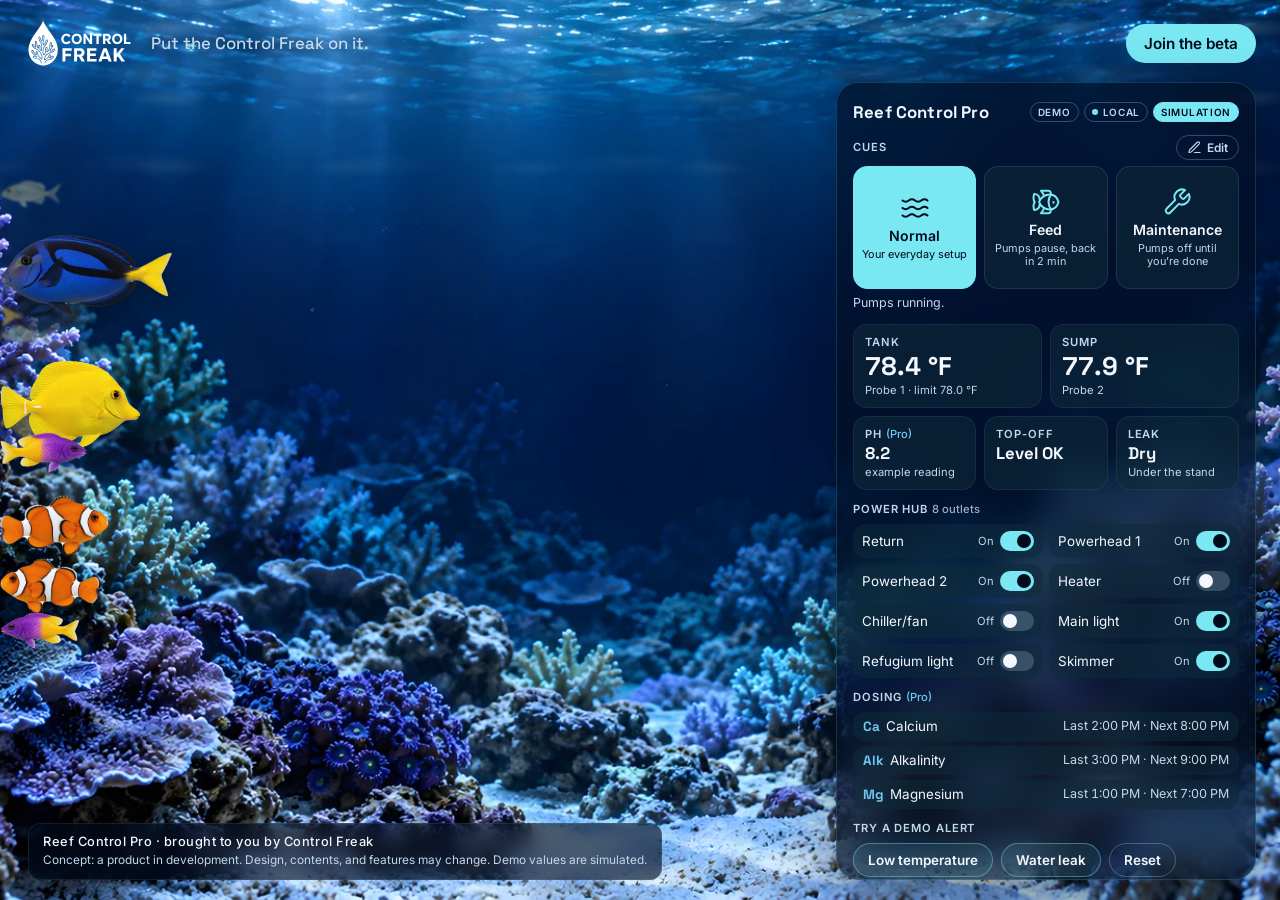
<file: products/O04-reef/site/demo/index.html>
<!doctype html>
<html lang="en">
<head>
<meta charset="utf-8">
<meta name="viewport" content="width=device-width,initial-scale=1,viewport-fit=cover">
<title>Reef Control Pro · Live demo</title>
<meta name="description" content="Reef Control Pro live demo: a simulated reef tank you can feed, light and test. Concept product in development; demo values are simulated.">
<meta name="color-scheme" content="dark">
<meta name="theme-color" content="#020B1D">
<link rel="icon" href="assets/mark/reef-mark-drop-white.svg" type="image/svg+xml">
<link rel="stylesheet" href="reef-demo.css">
<!-- Fish sprites are added by reef-demo.js; preload so they are not discovered late. -->
<link rel="preload" as="image" type="image/webp" href="assets/fish/blue-tang.webp">
<link rel="preload" as="image" type="image/webp" href="assets/fish/yellow-tang.webp">
<link rel="preload" as="image" type="image/webp" href="assets/fish/clownfish.webp">
<link rel="preload" as="image" type="image/webp" href="assets/fish/royal-gramma.webp">
<link rel="preload" as="image" type="image/webp" href="assets/fish/chromis.webp">
</head>
<body>
<!--
  Reef Control Pro full-screen live demo. Marketing simulation only:
  every value is generated in reef-demo.js, there are no network calls.
  Capability rules: controlfreak-platform/products/O04-reef/CAPABILITIES.md
-->

<div class="tank" aria-hidden="true">
  <!-- LCP image. Portrait gets the 9:16 plate, landscape the 16:9 plate. -->
  <picture class="tank-bg">
    <source media="(orientation: portrait)" type="image/webp"
      srcset="assets/bg/reef-bg-mobile-720.webp 720w, assets/bg/reef-bg-mobile-1080.webp 1080w, assets/bg/reef-bg-mobile-1440.webp 1440w"
      sizes="100vw">
    <source media="(orientation: portrait)" type="image/jpeg"
      srcset="assets/bg/reef-bg-mobile-720.jpg 720w, assets/bg/reef-bg-mobile-1080.jpg 1080w, assets/bg/reef-bg-mobile-1440.jpg 1440w"
      sizes="100vw">
    <source type="image/webp"
      srcset="assets/bg/reef-bg-desktop-1600.webp 1600w, assets/bg/reef-bg-desktop-2560.webp 2560w, assets/bg/reef-bg-desktop-3840.webp 3840w"
      sizes="100vw">
    <img src="assets/bg/reef-bg-desktop-1600.jpg"
      srcset="assets/bg/reef-bg-desktop-1600.jpg 1600w, assets/bg/reef-bg-desktop-2560.jpg 2560w, assets/bg/reef-bg-desktop-3840.jpg 3840w"
      sizes="100vw" width="1600" height="900" alt="" fetchpriority="high">
  </picture>
  <div class="rays"></div>
  <div class="caustics"></div>
  <div class="particles"></div>
  <div class="fish-layer"></div>
  <div class="flakes"></div>
  <div class="night"></div>
</div>

<div class="ui">
  <header class="site-head">
    <a class="brand" href="./">
      <img src="assets/mark/reef-mark-lockup-white.svg" width="4344" height="1932" alt="Reef mark, Control Freak">
    </a>
    <p class="tagline">Put the Control Freak on it.</p>
    <!-- TODO(owner): beta sign-up URL not decided yet; links to the /reef beta section for now. -->
    <a class="beta" href="../#beta">Join the beta</a>
  </header>

  <div class="spacer"></div>

  <section class="panel" id="panel" aria-label="Reef Control Pro app (simulation)" data-expanded="false">
    <div class="panel-head">
      <h1 class="panel-title">Reef Control Pro</h1>
      <div class="chips">
        <span class="chip">Demo</span>
        <span class="chip chip-local"><span class="dot" aria-hidden="true"></span>Local</span>
        <span class="chip chip-sim">Simulation</span>
      </div>
    </div>

    <div class="alerts" id="alerts" role="alert"></div>

    <!-- Cues: one tap sets several outlets and the heater limit at once (a home automation "scene").
         Tiles are drawn by reef-demo.js from the CUES list so edits and new cues show up. Icons: Lucide v0.460.0, ISC. -->
    <fieldset class="modes">
      <legend>Cues</legend>
      <button type="button" class="cue-edit-btn" id="cue-edit-btn" aria-haspopup="dialog">
        <svg viewBox="0 0 24 24" width="15" height="15" aria-hidden="true"><path d="M12 20h9"/><path d="M16.38 3.62a1 1 0 0 1 3 3L7.37 18.64a2 2 0 0 1-.86.5l-2.87.84a.5.5 0 0 1-.62-.62l.84-2.87a2 2 0 0 1 .5-.86z"/></svg>Edit
      </button>
      <div class="cues" id="cues"></div>
      <p class="mode-status" id="mode-status" aria-live="polite">Pumps running.</p>
    </fieldset>


    <div class="readings">
      <div class="tile tile-lg" id="t-tank">
        <span class="t-label">Tank</span>
        <span class="t-value" id="v-tank">78.4&nbsp;°F</span>
        <span class="t-sub" id="s-tank">Probe 1 · limit 78.0 °F</span>
      </div>
      <div class="tile tile-lg" id="t-sump">
        <span class="t-label">Sump</span>
        <span class="t-value" id="v-sump">77.9&nbsp;°F</span>
        <span class="t-sub">Probe 2</span>
      </div>
      <div class="tile" id="t-ph">
        <span class="t-label">pH <span class="pro">(Pro)</span></span>
        <span class="t-value">8.2</span>
        <span class="t-sub">example reading</span>
      </div>
      <div class="tile" id="t-ato">
        <span class="t-label">Top-off</span>
        <span class="t-value" id="v-ato">Level OK</span>
        <span class="t-sub" id="s-ato">&nbsp;</span>
      </div>
      <div class="tile" id="t-leak">
        <span class="t-label">Leak</span>
        <span class="t-value" id="v-leak">Dry</span>
        <span class="t-sub">Under the stand</span>
      </div>
    </div>


    <button class="more-toggle" type="button" aria-expanded="false" aria-controls="more">
      <span class="more-closed">Outlets, dosing and demo alerts</span>
      <span class="more-open">Show less</span>
      <svg viewBox="0 0 24 24" width="18" height="18" aria-hidden="true"><path d="M6 9l6 6 6-6" fill="none" stroke="currentColor" stroke-width="1.8" stroke-linecap="round" stroke-linejoin="round"/></svg>
    </button>

    <div class="more" id="more">
      <section class="block" aria-labelledby="h-outlets">
        <h2 id="h-outlets">Power Hub <span class="h-note">8 outlets</span></h2>
        <ul class="outlets" id="outlets"></ul>
      </section>

      <section class="block" aria-labelledby="h-dosing">
        <h2 id="h-dosing">Dosing <span class="pro">(Pro)</span></h2>
        <ul class="dosing" id="dosing"></ul>
      </section>

      <section class="block" aria-labelledby="h-scen">
        <h2 id="h-scen">Try a demo alert</h2>
        <div class="scen">
          <button type="button" class="btn" data-scenario="low">Low temperature</button>
          <button type="button" class="btn" data-scenario="leak">Water leak</button>
          <button type="button" class="btn btn-quiet" data-reset>Reset</button>
        </div>
      </section>

      <p class="panel-disclaimer">Marketing simulation. Demo values are simulated; this is not the real app.</p>
    </div>
  </section>
  <dialog class="cue-editor" id="cue-editor" aria-labelledby="ce-title">
    <form method="dialog" id="ce-form">
      <div class="ce-head">
        <h2 id="ce-title">Edit cues</h2>
        <button type="submit" value="close" class="ce-x" formnovalidate aria-label="Close">
          <svg viewBox="0 0 24 24" width="18" height="18" aria-hidden="true"><path d="M18 6 6 18M6 6l12 12"/></svg>
        </button>
      </div>
      <div class="ce-pick" id="ce-pick" role="radiogroup" aria-label="Cue to edit"></div>

      <label class="ce-field"><span>Name</span><input type="text" id="ce-name" maxlength="14" required autocomplete="off"></label>

      <fieldset class="ce-field">
        <legend>Icon</legend>
        <div class="ce-icons" id="ce-icons"></div>
      </fieldset>

      <fieldset class="ce-field">
        <legend>Outlets in this cue</legend>
        <p class="ce-hint" id="ce-times-hint">Give an outlet a time and it goes back to its Normal setting when the time runs out. Once every changed outlet has run out, the cue ends.</p>
        <ul class="ce-outlets" id="ce-outlets"></ul>
      </fieldset>

      <label class="ce-field ce-row"><span>Heater limit</span>
        <span class="ce-num"><input type="number" id="ce-heat" min="72" max="84" step="0.5" inputmode="decimal" required><span>°F</span></span></label>

      <p class="ce-note">Demo only. Your changes last until you leave this page.</p>
      <div class="ce-actions">
        <button type="button" class="btn btn-quiet" id="ce-delete">Delete cue</button>
        <button type="button" class="btn btn-quiet" id="ce-new">New cue</button>
        <button type="submit" value="save" class="btn ce-save">Save</button>
      </div>
    </form>
  </dialog>

  <footer class="site-foot">
    <p class="attrib">Reef Control Pro · brought to you by Control Freak</p>
    <p class="disclaimer">Concept: a product in development. Design, contents, and features may change. Demo values are simulated.</p>
  </footer>
</div>

<div class="push" id="push" role="status" aria-live="polite" hidden>
  <span class="push-tag">Simulated push notification</span>
  <span class="push-app">Reef Control Pro</span>
  <span class="push-body" id="push-body"></span>
</div>

<script src="reef-demo.js" defer></script>
</body>
</html>
</file>
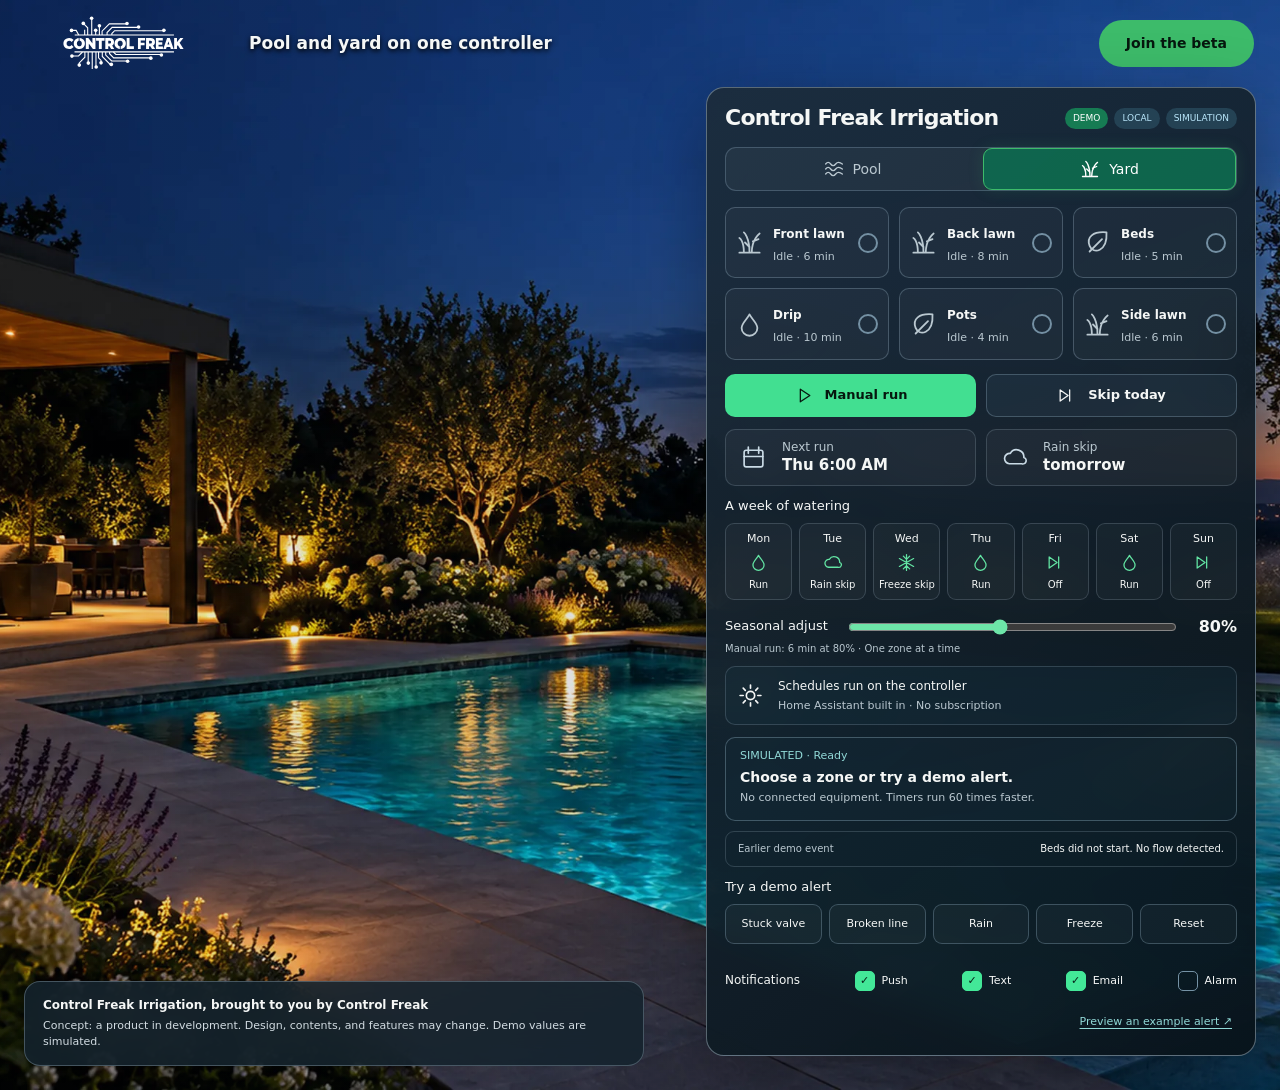
<file: products/O14-irrigation/site/demo/index.html>
<!doctype html><html lang="en"><head><meta charset="utf-8"><meta name="viewport" content="width=device-width, initial-scale=1"><meta name="theme-color" content="#101e28"><link rel="icon" href="../favicon.svg" type="image/svg+xml"><link rel="apple-touch-icon" href="../apple-touch-icon.png"><link rel="manifest" href="../site.webmanifest"><title>Control Freak Irrigation | Interactive demo</title><meta name="description" content="Try a simulated irrigation controller. Run zones, adjust watering and explore example alerts."><link rel="stylesheet" href="../styles.css"><link rel="stylesheet" href="demo.css"><script src="config.js" defer></script><script src="cue-engine.js" defer></script><script src="demo.js" defer></script></head><body class="demo-body"><a class="skip-link" href="#device">Skip to demo controls</a><picture class="demo-scene"><source media="(max-width:650px)" srcset="../assets/hero-dusk-portrait.webp"><img src="../assets/hero-dusk-2400.webp" srcset="../assets/hero-dusk-1200.webp 1200w, ../assets/hero-dusk-2400.webp 2400w" sizes="100vw" alt="Pool and sprinkler lawn at dusk" fetchpriority="high"></picture><header class="demo-nav"><a href="../" aria-label="Control Freak Irrigation product page"><img src="../assets/control-freak-corporate-wordmark-white.svg" alt="Control Freak" width="195" height="60"></a><span>Pool and yard on one controller</span><a class="button primary" href="../#beta" target="_top">Join the beta</a></header><main class="demo-stage"><section class="cfd-device glass" id="device" aria-label="Irrigation simulation"><div class="device-head"><h1>Control Freak Irrigation</h1><div class="pills"><span>DEMO</span><span>LOCAL</span><span>SIMULATION</span></div></div><div class="tabs" role="tablist" aria-label="Controller area"><button role="tab" aria-selected="false" aria-controls="pool-panel" id="pool-tab" tabindex="-1" data-tab="pool"><svg viewBox="0 0 24 24" class="ico" aria-hidden="true" fill="none" stroke="currentColor" stroke-width="1.6" stroke-linecap="round" stroke-linejoin="round"><path d="M2 6q3-4 6 0t6 0 8 0M2 12q3-4 6 0t6 0 8 0M2 18q3-4 6 0t6 0 8 0"/></svg> Pool</button><button role="tab" aria-selected="true" aria-controls="yard-panel" id="yard-tab" data-tab="yard"><svg viewBox="0 0 24 24" class="ico" aria-hidden="true" fill="none" stroke="currentColor" stroke-width="1.6" stroke-linecap="round" stroke-linejoin="round"><path d="M3 21h18M7 21C7 10 3 8 3 8m9 13C12 7 7 3 7 3m7 18c0-12 7-17 7-17M8 12l4 4m3-5 5-2"/></svg> Yard</button></div><div id="pool-panel" role="tabpanel" aria-labelledby="pool-tab" hidden><h2>Your pool, alongside your yard.</h2><div class="pool-stats"><div>Water<strong>82 °F</strong></div><div>Pump<strong>Scheduled</strong></div><div>Lights<strong>On</strong></div></div><p>Simulated pool summary. Your pool controls and Yard tab share the same app.</p><button class="button primary" id="back-yard">Open Yard</button></div><div id="yard-panel" role="tabpanel" aria-labelledby="yard-tab"><div class="zones"><button class="zone" data-zone="0" role="switch" aria-checked="false" aria-label="Run Front lawn"><svg viewBox="0 0 24 24" class="ico" aria-hidden="true" fill="none" stroke="currentColor" stroke-width="1.6" stroke-linecap="round" stroke-linejoin="round"><path d="M3 21h18M7 21C7 10 3 8 3 8m9 13C12 7 7 3 7 3m7 18c0-12 7-17 7-17M8 12l4 4m3-5 5-2"/></svg><span><strong>Front lawn</strong><small>Idle</small></span><span class="ring" aria-hidden="true"></span></button><button class="zone" data-zone="1" role="switch" aria-checked="false" aria-label="Run Back lawn"><svg viewBox="0 0 24 24" class="ico" aria-hidden="true" fill="none" stroke="currentColor" stroke-width="1.6" stroke-linecap="round" stroke-linejoin="round"><path d="M3 21h18M7 21C7 10 3 8 3 8m9 13C12 7 7 3 7 3m7 18c0-12 7-17 7-17M8 12l4 4m3-5 5-2"/></svg><span><strong>Back lawn</strong><small>Idle</small></span><span class="ring" aria-hidden="true"></span></button><button class="zone" data-zone="2" role="switch" aria-checked="false" aria-label="Run Beds"><svg viewBox="0 0 24 24" class="ico" aria-hidden="true" fill="none" stroke="currentColor" stroke-width="1.6" stroke-linecap="round" stroke-linejoin="round"><path d="M20 3C8 2 2 7 5 15s16 5 15-12ZM5 20 16 9"/></svg><span><strong>Beds</strong><small>Idle</small></span><span class="ring" aria-hidden="true"></span></button><button class="zone" data-zone="3" role="switch" aria-checked="false" aria-label="Run Drip"><svg viewBox="0 0 24 24" class="ico" aria-hidden="true" fill="none" stroke="currentColor" stroke-width="1.6" stroke-linecap="round" stroke-linejoin="round"><path d="M12 3C10 7 5 11 5 15a7 7 0 0 0 14 0c0-4-5-8-7-12Z"/></svg><span><strong>Drip</strong><small>Idle</small></span><span class="ring" aria-hidden="true"></span></button><button class="zone" data-zone="4" role="switch" aria-checked="false" aria-label="Run Pots"><svg viewBox="0 0 24 24" class="ico" aria-hidden="true" fill="none" stroke="currentColor" stroke-width="1.6" stroke-linecap="round" stroke-linejoin="round"><path d="M20 3C8 2 2 7 5 15s16 5 15-12ZM5 20 16 9"/></svg><span><strong>Pots</strong><small>Idle</small></span><span class="ring" aria-hidden="true"></span></button><button class="zone" data-zone="5" role="switch" aria-checked="false" aria-label="Run Side lawn"><svg viewBox="0 0 24 24" class="ico" aria-hidden="true" fill="none" stroke="currentColor" stroke-width="1.6" stroke-linecap="round" stroke-linejoin="round"><path d="M3 21h18M7 21C7 10 3 8 3 8m9 13C12 7 7 3 7 3m7 18c0-12 7-17 7-17M8 12l4 4m3-5 5-2"/></svg><span><strong>Side lawn</strong><small>Idle</small></span><span class="ring" aria-hidden="true"></span></button></div><div class="actions"><button class="button primary" id="manual"><svg viewBox="0 0 24 24" class="ico" aria-hidden="true" fill="none" stroke="currentColor" stroke-width="1.6" stroke-linecap="round" stroke-linejoin="round"><path d="m8 4 12 8-12 8V4Z"/></svg> Manual run</button><button class="button outline" id="skip" role="switch" aria-checked="false"><svg viewBox="0 0 24 24" class="ico" aria-hidden="true" fill="none" stroke="currentColor" stroke-width="1.6" stroke-linecap="round" stroke-linejoin="round"><path d="m4 5 10 7L4 19V5Zm12 0v14"/></svg> Skip today</button></div><div class="schedule-tiles"><div><svg viewBox="0 0 24 24" class="ico" aria-hidden="true" fill="none" stroke="currentColor" stroke-width="1.6" stroke-linecap="round" stroke-linejoin="round"><rect x="3" y="5" width="18" height="16" rx="2"/><path d="M7 2v6m10-6v6M3 11h18"/></svg><span>Next run<strong id="next-run">Thu 6:00 AM</strong></span></div><div><svg viewBox="0 0 24 24" class="ico" aria-hidden="true" fill="none" stroke="currentColor" stroke-width="1.6" stroke-linecap="round" stroke-linejoin="round"><path d="M7 18a5 5 0 1 1 1-10 7 7 0 0 1 13 4 3 3 0 0 1-2 6Z"/></svg><span>Rain skip<strong id="rain-next">tomorrow</strong></span></div></div><p class="week-label">A week of watering</p><div class="week"><div><span>Mon</span><svg viewBox="0 0 24 24" class="ico" aria-hidden="true" fill="none" stroke="currentColor" stroke-width="1.6" stroke-linecap="round" stroke-linejoin="round"><path d="M12 3C10 7 5 11 5 15a7 7 0 0 0 14 0c0-4-5-8-7-12Z"/></svg><small data-day="0">Run</small></div><div><span>Tue</span><svg viewBox="0 0 24 24" class="ico" aria-hidden="true" fill="none" stroke="currentColor" stroke-width="1.6" stroke-linecap="round" stroke-linejoin="round"><path d="M7 18a5 5 0 1 1 1-10 7 7 0 0 1 13 4 3 3 0 0 1-2 6Z"/></svg><small data-day="1">Rain skip</small></div><div><span>Wed</span><svg viewBox="0 0 24 24" class="ico" aria-hidden="true" fill="none" stroke="currentColor" stroke-width="1.6" stroke-linecap="round" stroke-linejoin="round"><path d="M12 2v20M3 7l18 10M3 17 21 7M8 4l4 4 4-4M8 20l4-4 4 4"/></svg><small data-day="2">Freeze skip</small></div><div><span>Thu</span><svg viewBox="0 0 24 24" class="ico" aria-hidden="true" fill="none" stroke="currentColor" stroke-width="1.6" stroke-linecap="round" stroke-linejoin="round"><path d="M12 3C10 7 5 11 5 15a7 7 0 0 0 14 0c0-4-5-8-7-12Z"/></svg><small data-day="3">Run</small></div><div><span>Fri</span><svg viewBox="0 0 24 24" class="ico" aria-hidden="true" fill="none" stroke="currentColor" stroke-width="1.6" stroke-linecap="round" stroke-linejoin="round"><path d="m4 5 10 7L4 19V5Zm12 0v14"/></svg><small data-day="4">Off</small></div><div><span>Sat</span><svg viewBox="0 0 24 24" class="ico" aria-hidden="true" fill="none" stroke="currentColor" stroke-width="1.6" stroke-linecap="round" stroke-linejoin="round"><path d="M12 3C10 7 5 11 5 15a7 7 0 0 0 14 0c0-4-5-8-7-12Z"/></svg><small data-day="5">Run</small></div><div><span>Sun</span><svg viewBox="0 0 24 24" class="ico" aria-hidden="true" fill="none" stroke="currentColor" stroke-width="1.6" stroke-linecap="round" stroke-linejoin="round"><path d="m4 5 10 7L4 19V5Zm12 0v14"/></svg><small data-day="6">Off</small></div></div><label class="season" for="season">Seasonal adjust <input type="range" id="season" min="20" max="150" value="80" step="10"><output for="season" id="season-value">80%</output></label><p class="duration" id="duration">Manual run: 6 min · One zone at a time</p><div class="local-row"><svg viewBox="0 0 24 24" class="ico" aria-hidden="true" fill="none" stroke="currentColor" stroke-width="1.6" stroke-linecap="round" stroke-linejoin="round"><circle cx="12" cy="12" r="4"/><path d="M12 2v3m0 14v3M2 12h3m14 0h3M5 5l2 2m10 10 2 2M5 19l2-2M17 7l2-2"/></svg><div>Schedules run on the controller<small>Home Assistant built in · No subscription</small></div></div><div class="alert-box" id="alert-box" role="status" aria-live="polite"><span class="status-label">SIMULATED · Ready</span><strong id="alert-text">Choose a zone or try a demo alert.</strong><small id="alert-detail">No connected equipment. Timers run 60 times faster.</small></div><div class="earlier">Earlier demo event <span>Beds did not start. No flow detected.</span></div><p class="week-label">Try a demo alert</p><div class="alert-buttons"><button data-cue="Stuck valve">Stuck valve</button><button data-cue="Broken line">Broken line</button><button data-cue="Rain">Rain</button><button data-cue="Freeze">Freeze</button><button data-cue="Reset">Reset</button></div></div><div class="notifications"><span>Notifications</span><button role="switch" aria-checked="true" data-notify="Push"><span aria-hidden="true" class="check"></span>Push</button><button role="switch" aria-checked="true" data-notify="Text"><span aria-hidden="true" class="check"></span>Text</button><button role="switch" aria-checked="true" data-notify="Email"><span aria-hidden="true" class="check"></span>Email</button><button role="switch" aria-checked="false" data-notify="Alarm"><span aria-hidden="true" class="check"></span>Alarm</button></div><button class="example" id="example">Preview an example alert ↗</button></section></main><div class="caption"><strong>Control Freak Irrigation, brought to you by Control Freak</strong><p>Concept: a product in development. Design, contents, and features may change. Demo values are simulated.</p></div><dialog id="notification-dialog" aria-labelledby="dialog-title"><div class="dialog-inner"><p class="eyebrow">SIMULATED · Example alert</p><h2 id="dialog-title">Water still flowing.</h2><p>Zone 3 still flowing after it closed. Master valve shut.</p><p id="delivery"></p><small>Requires Pro flow sensor and installed master valve. This example sends no messages.</small><form method="dialog"><button class="button primary">Close preview</button></form></div></dialog></body></html>
</file>
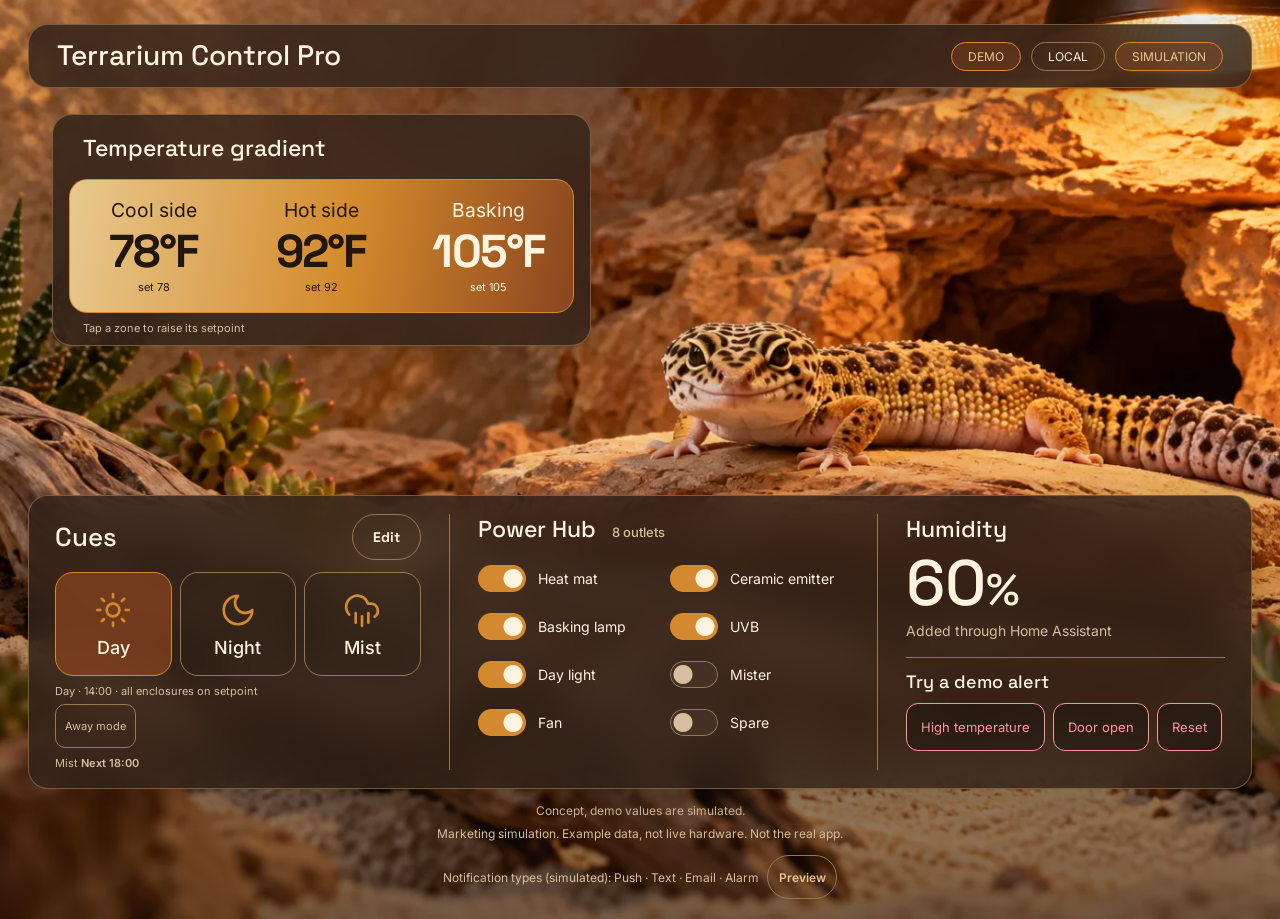
<file: products/O15-reptile/site/demo/index.html>
<!doctype html>
<html lang="en"><head><meta charset="utf-8"><meta name="viewport" content="width=device-width,initial-scale=1">
<title>Terrarium Control Pro: demo (simulation)</title>
<link rel="stylesheet" href="../desert.css"><link rel="stylesheet" href="demo.css"><link rel="stylesheet" href="o15.css">
<script>window.CFD_CONFIG={"product": "Terrarium Control Pro", "readouts": [], "controls": [{"label": "Heat mat", "on": true}, {"label": "Ceramic emitter", "on": true}, {"label": "Basking lamp", "on": true}, {"label": "UVB", "on": true}, {"label": "Day light", "on": true}, {"label": "Mister", "on": false}, {"label": "Fan", "on": true}, {"label": "Spare", "on": false}], "notify": {"label": "Probe unplugged: heat outlet off", "channels": ["Push", "Text", "Email", "Alarm"]}, "cues": [{"name": "Day", "icon": "sun"}, {"name": "Night", "icon": "moon", "set": {"Basking lamp": false, "UVB": false, "Day light": false}}, {"name": "Mist", "icon": "rain", "set": {"Mister": true, "Fan": false}, "dur": {"Mister": 1, "Fan": 10}}], "cueSkip": ["Spare"]};</script></head><body>
<main class="cfd-device" aria-label="Terrarium Control Pro demo simulation">
<picture class="habitat"><source media="(max-width:700px)" srcset="assets/desert-habitat-portrait.webp"><img src="assets/desert-habitat.webp" alt="Leopard gecko resting on sandstone beside a cave, with succulents, driftwood and a glowing basking lamp"></picture>
<header class="cfd-header glass"><h1 class="cfd-product">Terrarium Control Pro</h1><div class="chips"><span>DEMO</span><span>LOCAL</span><span class="simulation">SIMULATION</span></div></header>
<section class="gradient-card glass" aria-labelledby="gradient-title"><h2 id="gradient-title">Temperature gradient</h2>
<div class="grad"><button type="button" data-i="0"><small>Cool side</small><b>78°F</b><i>set 78</i></button><button type="button" data-i="1"><small>Hot side</small><b>92°F</b><i>set 92</i></button><button type="button" data-i="2"><small>Basking</small><b>105°F</b><i>set 105</i></button></div>
<p class="hint">Tap a zone to raise its setpoint</p></section>
<div class="console glass"><section class="cue-zone" aria-label="Cues and modes"><div class="x-status" id="st">Day · 14:00 · all enclosures on setpoint</div><div class="extra-controls"><button id="dn" type="button" aria-pressed="false">Day · tap for night</button><button id="night" type="button" aria-pressed="false">Night mode</button><button id="away" type="button" aria-pressed="false">Away mode</button></div><span class="x-pill" id="mist">Mist <b>Next 18:00</b></span></section>
<section class="power-zone" aria-labelledby="power-title"><h2 id="power-title">Power Hub <small>8 outlets</small></h2><section class="cfd-readouts" aria-label="Readouts"></section><div class="cfd-controls" aria-label="Outlets"></div></section>
<section class="humidity-zone" aria-labelledby="humidity-title"><h2 id="humidity-title">Humidity</h2><div class="humidity">60<span>%</span></div><p>Added through Home Assistant</p><div class="alerts"><h3>Try a demo alert</h3><div class="alert-buttons"><button id="alert" type="button">High temperature</button><button id="door" type="button" aria-pressed="false">Door open</button><button id="reset" type="button">Reset</button></div></div></section></div>
<footer class="demo-footer"><p>Concept, demo values are simulated.</p><p>Marketing simulation. Example data, not live hardware. Not the real app.</p><div class="cfd-notify"><span></span><button type="button">Preview</button></div></footer>
<div class="cfd-toast" role="status" aria-live="polite"></div>
</main><script src="demo.js"></script><script src="o15.js"></script><script src="stage.js"></script></body></html>
</file>
<file: assets/home/home.css>
@font-face{font-family:Inter;font-weight:400;font-display:swap;src:url(fonts/inter-latin-400-normal.woff2) format('woff2')}
@font-face{font-family:Inter;font-weight:700;font-display:swap;src:url(fonts/inter-latin-700-normal.woff2) format('woff2')}
@font-face{font-family:Inter;font-weight:800;font-display:swap;src:url(fonts/inter-latin-800-normal.woff2) format('woff2')}
:root{--light:#F5F5F7;--ink:#1D1D1F;--red:#EE243B;--muted:#6E6E73;--line:#E6E7E9}
*,*::before,*::after{box-sizing:border-box}html{scroll-behavior:smooth;scroll-padding-top:24px}body{margin:0;font-family:Inter,Arial,sans-serif;color:var(--ink);background:var(--light);line-height:1.5;counter-reset:section}h1,h2,h3,p,blockquote{margin:0}h1,h2,h3{font-weight:800;letter-spacing:-.032em;line-height:1.05}a{color:inherit}img,svg{display:block;max-width:100%}.wrap{width:min(100%,1600px);margin:auto;padding-inline:48px}.red{color:var(--red)}.sprite{position:absolute;width:0;height:0;overflow:hidden}.skip{position:absolute;left:-9999px;top:8px;z-index:30;background:var(--light);padding:12px}.skip:focus{left:8px}a:focus-visible{outline:3px solid var(--red);outline-offset:5px}.site-head{background:var(--ink);color:var(--light)}.head-row{display:flex;align-items:center;justify-content:space-between;gap:30px;min-height:90px}.logo img{width:230px;height:80px;object-fit:contain}.site-head nav{display:flex;gap:48px}.site-head nav a{text-decoration:none;font-size:15px}.site-head nav a:hover{color:var(--red)}.hero{height:clamp(540px,39vw,660px);position:relative;isolation:isolate;color:var(--light);background:var(--ink)}.hero picture,.hero picture img{position:absolute;inset:0;width:100%;height:100%;object-fit:cover;object-position:center 58%}.hero::after{content:'';position:absolute;inset:0;background:linear-gradient(90deg,rgba(0,0,0,.78),rgba(0,0,0,.35) 43%,rgba(0,0,0,0) 75%);z-index:0}.hero-copy{position:relative;z-index:1;padding-top:48px}.hero h1{font-size:clamp(70px,6.7vw,106px);font-weight:800;letter-spacing:-.042em;line-height:.96;max-width:730px}.hero p{font-size:clamp(19px,1.65vw,26px);line-height:1.3;max-width:550px;margin-top:24px}.numbered{counter-increment:section}.section-heading::before{content:counter(section,decimal-leading-zero);display:block;color:var(--red);font-size:14px;font-weight:400;letter-spacing:0;margin-bottom:12px}.section-heading{font-size:clamp(36px,3.5vw,56px)}.story{padding-block:28px}.story-grid{display:grid;grid-template-columns:.82fr 1.35fr .9fr;gap:32px;align-items:stretch}.story-photo img{height:100%;width:100%;object-fit:cover;object-position:38% center}.story-copy{padding-block:12px}.story-copy p{font-size:15px;line-height:1.55;margin-top:16px}.story-copy .kicker{font-weight:700}.story blockquote{border-left:1px solid rgba(29,29,31,.22);padding:22px 0 22px 32px;font-size:clamp(34px,3.4vw,54px);font-weight:800;letter-spacing:-.035em;line-height:1.05;align-self:center}.quote-mark{display:block;color:var(--red);font-size:80px;height:62px}.stand{background:var(--ink);color:var(--light);padding-block:48px 54px}.stand .section-heading{max-width:650px;font-size:40px}.promises{padding:0;list-style:none;display:grid;grid-template-columns:repeat(6,minmax(0,1fr));gap:0;margin:34px 0 0}.promises li{border-left:1px solid rgba(245,245,247,.3);padding:0 22px}.promises li:first-child{padding-left:0;border:0}.icon{height:48px;width:48px;fill:none;stroke:var(--light);stroke-width:1.5;stroke-linecap:round;stroke-linejoin:round;margin-bottom:20px}.icon use{stroke:inherit}.promises li:nth-child(odd) .icon{stroke:var(--red)}.promises h3{font-size:20px;line-height:1.15;letter-spacing:-.035em;min-height:48px}.promises p{font-size:13px;line-height:1.6;color:var(--line);margin-top:14px}.brands{padding-block:52px 30px}.tiles{list-style:none;padding:0;margin:30px 0 0;display:grid;grid-template-columns:repeat(3,minmax(0,1fr));gap:30px 24px}.tile{display:flex;flex-direction:column;min-width:0;border-bottom:1px solid rgba(29,29,31,.3);padding-bottom:20px}.art{order:-1;position:relative;margin-bottom:15px}.art img{width:100%;height:auto;aspect-ratio:3;object-fit:cover}.tile h3{font-size:clamp(23px,2vw,32px);letter-spacing:-.03em}.tile .body>p:not(.status){font-size:16px;margin-top:6px}.body{display:flex;flex-direction:column;flex:1}.actions{display:flex;flex-wrap:wrap;gap:18px;margin-top:18px;order:2}.actions a{text-decoration:none;font-size:13px;font-weight:700}.actions a::after{content:' →';color:var(--red);font-size:20px}.actions a:hover{text-decoration:underline}.status{font-size:12px;color:var(--muted);margin-top:10px}.status::before{content:'';display:inline-block;width:7px;height:7px;border-radius:50%;background:var(--muted);margin-right:8px}.status.live{color:var(--ink)}.status.live::before{background:var(--red)}.more{display:flex;align-items:center;gap:24px;justify-content:center;margin-top:26px;font-size:14px}.more::before,.more::after{content:'';height:1px;background:rgba(29,29,31,.25);flex:1}
#app{background:var(--ink);color:var(--light);padding-block:50px 36px}#app .app-layout{display:grid;grid-template-columns:1fr 1.9fr .85fr;gap:32px;align-items:center}#app h2{font-size:clamp(29px,2.7vw,44px)}#app .eyebrow{font-size:12px;color:var(--line);margin-bottom:15px}#app .app-copy>p:not(.eyebrow){font-size:13px;line-height:1.65;margin-top:20px;color:var(--line)}#app .app-help{font-size:11px!important}#app .app-preview{min-width:0}#app .phones{display:flex;align-items:center;gap:8px;min-width:0;padding:12px 4px 20px}#app .phone{display:block;text-decoration:none;flex:1;min-width:0;border:1px solid #86868B;border-radius:18px;padding:8px 7px 13px;background:#000000;box-shadow:0 14px 24px rgba(0,0,0,.35);overflow:hidden}#app .phone-pool{flex:1.3;padding-block:11px 20px;box-shadow:0 0 0 2px #1D1D1F,0 15px 30px rgba(0,0,0,.5)}#app .phone-speaker{display:block;width:35%;height:4px;border-radius:8px;background:#1C1D20;margin:0 auto 14px}#app .phone h3{font-size:10px;letter-spacing:-.02em;line-height:1.2;min-height:26px;font-weight:700}#app .screen-photo{height:66px;margin:9px -7px 0;position:relative}#app .screen-photo img{width:100%;height:100%;object-fit:cover}#app .screen-photo::after{content:'';position:absolute;inset:0;background:linear-gradient(transparent,#000000)}#app .reading{margin-top:3px}#app .reading strong{font-size:clamp(16px,1.6vw,26px);letter-spacing:-.03em;display:block;color:var(--accent)}#app .reading span{font-size:8px;display:block;color:#E6E7E9}#app .spark{width:100%;height:30px;fill:none;stroke:var(--accent);stroke-width:2;margin-block:8px}#app dl{margin:0}#app dl>div{padding-block:7px;border-top:1px solid #1D1D1F}#app dt{font-size:8px;color:#E6E7E9}#app dd{margin:2px 0 0;font-size:10px;font-weight:700}#app .phone-link{display:block;font-size:8px;color:var(--accent);margin-top:12px}#app .phone-pool .screen-photo{height:94px}#app .app-caption{text-align:center;font-size:10px;color:var(--line);margin-top:6px}.closing{border-left:1px solid rgba(245,245,247,.25);padding-left:26px}.closing .wrap{padding:0}.closing h2{font-size:clamp(26px,2.1vw,34px)!important;line-height:1.15}.btn-red{display:inline-block;background:var(--red);color:#FFFFFF;border-radius:30px;padding:12px 28px;margin-top:25px;text-decoration:none;font-size:14px;font-weight:700}.btn-red:hover{background:color-mix(in srgb,var(--red),#000000 15%)}.site-foot{background:var(--ink);color:var(--line);font-size:11px}.foot-row{border-top:1px solid rgba(245,245,247,.2);padding-block:25px;display:flex;gap:24px;justify-content:space-between}.site-foot nav{display:flex;flex-wrap:wrap;gap:24px}.site-foot a{text-decoration:none}.site-foot a:hover{text-decoration:underline}
@media(min-width:1600px){.hero-copy{padding-top:65px}}
@media(max-width:1100px){.wrap{padding-inline:32px}.site-head nav{gap:25px}.story-grid{grid-template-columns:1fr 1.7fr}.story blockquote{grid-column:1/-1;border-left:0;border-top:1px solid rgba(29,29,31,.2);padding:25px 0;font-size:42px}.quote-mark{display:inline;font-size:48px;margin-right:14px}.promises{grid-template-columns:repeat(3,minmax(0,1fr));gap:32px 0}.promises li:nth-child(4){border:0;padding-left:0}#app .app-layout{grid-template-columns:1fr 2fr}#app .closing{grid-column:1/-1;border-left:0;border-top:1px solid rgba(245,245,247,.25);padding:25px 0 0}#app .closing .wrap{display:flex;align-items:center;justify-content:space-between;gap:30px}#app .closing h2{max-width:550px}.btn-red{margin-top:0;flex:none}.tiles{gap:30px 18px}.tile h3{font-size:24px}}
@media(max-width:700px){.wrap{padding-inline:22px}.head-row{flex-direction:column;gap:2px;padding-block:5px 16px;min-height:110px}.logo img{width:180px;height:65px}.site-head nav{gap:18px;justify-content:center;flex-wrap:wrap}.site-head nav a{font-size:10px}.hero{height:610px}.hero-copy{padding-top:38px}.hero h1{font-size:clamp(55px,11.4vw,78px)}.hero p{font-size:18px;max-width:340px;margin-top:24px}.hero picture img{object-position:62% center}.hero::after{background:linear-gradient(90deg,rgba(0,0,0,.78),rgba(0,0,0,.22)),linear-gradient(0deg,rgba(0,0,0,.25),transparent)}.story{padding-block:22px 32px}.story-grid{grid-template-columns:1fr;gap:22px}.story-photo img{height:160px;object-position:center}.story-copy{padding:0}.section-heading{font-size:40px}.story-copy p{font-size:15px}.story blockquote{grid-column:auto;font-size:40px;padding:24px 0 0}.stand{padding-block:36px}.stand .section-heading{font-size:34px}.promises{grid-template-columns:repeat(2,minmax(0,1fr));gap:30px 0}.promises li{padding:0 16px}.promises li:nth-child(odd){padding-left:0;border:0}.promises li:nth-child(even){padding-left:16px;border-left:1px solid rgba(245,245,247,.3)}.promises h3{font-size:20px;min-height:46px}.promises p{font-size:13px}.brands{padding-block:36px 28px}.tiles{grid-template-columns:1fr;gap:28px}.tile h3{font-size:29px}.art img{aspect-ratio:2.5}.actions{margin-top:12px;justify-content:flex-end}.status{margin-top:9px}.art::before{font-size:42px}.more{gap:15px}#app{padding-block:32px}#app .app-layout{grid-template-columns:minmax(0,1fr);gap:28px}#app h2{font-size:40px}#app .app-copy>p:not(.eyebrow){font-size:15px}#app .phones{overflow-x:auto;scroll-snap-type:x mandatory;overscroll-behavior-x:contain;gap:14px;padding:8px 4px 22px;align-items:center}#app .phone{flex:0 0 150px;scroll-snap-align:center;padding:12px;border-radius:23px}#app .phone-pool{flex:0 0 174px;padding-block:16px 24px}#app .phone h3{font-size:13px;min-height:32px}#app .reading strong{font-size:30px}#app .reading span,#app dt,#app .phone-link{font-size:10px}#app dd{font-size:13px}#app .screen-photo{height:85px;margin-inline:-12px}#app .phone-pool .screen-photo{height:110px}#app .closing{grid-column:auto}#app .closing .wrap{display:block}#app .closing h2{font-size:32px!important}.btn-red{margin-top:22px}.foot-row{flex-direction:column;gap:20px}.site-foot nav{gap:18px;font-size:10px}}
@media(prefers-reduced-motion:reduce){html{scroll-behavior:auto}#app .phones{scroll-behavior:auto}}

.t-ask{grid-column:span 2;border-bottom:0;padding-bottom:0}.ask{height:100%;background:var(--ink);color:var(--light);padding:clamp(28px,3.4vw,52px);display:flex;flex-direction:column;justify-content:center;align-items:flex-start;gap:16px}.ask h3{font-size:clamp(30px,3.2vw,50px);line-height:1.02;max-width:640px}.ask p{font-size:16px;color:var(--line);max-width:520px}.ask .btn-red{margin-top:8px}@media(max-width:700px){.t-ask{grid-column:auto}}
.ask{display:grid;grid-template-columns:1fr 1.1fr;gap:clamp(24px,3vw,48px);align-items:start;justify-content:stretch}.ask .ask-copy{display:flex;flex-direction:column;gap:16px}.ask-form{display:grid;gap:14px}.ask-form .hp{position:absolute;left:-9999px;width:1px;height:1px;overflow:hidden}.ask-form .pair{display:grid;grid-template-columns:1fr 1fr;gap:14px}.ask-form .field{display:grid;gap:6px;min-width:0}.ask-form label{font-size:13px;color:var(--line)}.ask-form input,.ask-form textarea{font:inherit;font-size:16px;color:var(--light);background:#000000;border:1px solid #6E6E73;border-radius:8px;padding:11px 12px;width:100%}.ask-form textarea{resize:vertical;min-height:96px}.ask-form input:focus-visible,.ask-form textarea:focus-visible{outline:2px solid var(--red);outline-offset:2px;border-color:var(--red)}.ask-form [aria-invalid=true]{border-color:var(--red)}.ask-form .err{font-size:12px;color:var(--light)}.ask-form .err::before{content:"";display:inline-block;width:6px;height:6px;border-radius:50%;background:var(--red);margin-right:6px;vertical-align:middle}.ask-form .btn-red{justify-self:start;border:0;cursor:pointer;margin-top:4px}.ask-form .btn-red:disabled{opacity:.6;cursor:default}.ask-done{font-size:14px;color:var(--light)}@media(max-width:1100px){.ask{grid-template-columns:1fr}}@media(max-width:700px){.ask-form .pair{grid-template-columns:1fr}.ask-form .btn-red{justify-self:stretch;text-align:center}}
</file>
<file: products/C01-cold-plunge/site/styles.css>
/* Calacatta at six. Shared palette with the approved local demo. */
:root{--ink:#2E3033;--white:#F4F2EE;--linen:#D8D2CA;--nickel:#B8BBBE;--aqua:#A9C7C4;--gold:#C6B18D;--line:#B8BBBE66;color-scheme:light;font-family:Inter,system-ui,-apple-system,"Segoe UI",sans-serif;color:var(--ink);background:var(--white);font-synthesis:none}
*{box-sizing:border-box}html{scroll-behavior:smooth}body{margin:0;line-height:1.6;-webkit-font-smoothing:antialiased}img{max-width:100%}a{color:inherit;text-underline-offset:5px}a:hover{text-decoration-color:var(--aqua)}:focus-visible{outline:3px solid currentColor;outline-offset:5px}.wrap{width:100%;max-width:1440px;padding-inline:80px;margin-inline:auto}h1,h2,h3,p{margin:0}h1,h2,h3,q{font-weight:300;letter-spacing:-.045em}h1{font-size:clamp(64px,6vw,88px);line-height:1.03;margin:18px 0 28px}h2{font-size:clamp(36px,4.4vw,64px);line-height:1.12;margin:14px 0 30px}h3{font-size:24px;line-height:1.3;letter-spacing:-.025em}.eyebrow{font-size:14px;letter-spacing:.025em}.lead{font-size:20px;line-height:1.5;max-width:49em}.small{font-size:15px;line-height:1.7}.btn{display:inline-flex;align-items:center;justify-content:center;min-height:52px;padding:12px 28px;border:1px solid var(--aqua);border-radius:10px;background:var(--aqua);color:var(--ink);font-size:15px;font-weight:600;text-decoration:none;transition:background .2s}.btn:hover{background:var(--white)}.btn.ghost{color:var(--white);background:#2e303344;border-color:var(--linen);font-weight:400}.btn.ghost:hover{background:#f4f2ee20}.ctas{display:flex;flex-wrap:wrap;gap:16px;margin-top:30px}.skip-link{position:absolute;left:20px;top:12px;z-index:5;padding:10px;background:var(--white);transform:translateY(-160%)}.skip-link:focus{transform:none}
.hero-band{position:relative;isolation:isolate;color:var(--white);background:var(--ink);min-height:835px}.hero-img{position:absolute;inset:0;z-index:-2}.hero-img img{width:100%;height:100%;object-fit:cover;object-position:center}.hero-band::before{content:"";position:absolute;inset:0;z-index:-1;background:linear-gradient(90deg,#17171580,transparent 78%),linear-gradient(0deg,#17171544,transparent 40%)}.nav{display:flex;align-items:center;gap:35px;min-height:106px}.brand{display:block;flex:0 0 230px;line-height:0}.brand img{display:block;width:230px;height:74px;object-fit:contain}.nav-links{display:flex;gap:34px;margin-left:auto;align-items:center}.nav-links a{font-size:14px;text-decoration:none;white-space:nowrap}.nav-links a:hover{color:var(--aqua)}.nav>.btn{white-space:nowrap;min-height:42px;border-radius:24px;padding:8px 24px}.hero{display:flex;gap:38px;align-items:flex-start;padding-top:76px;padding-bottom:120px}.hero-copy{width:460px;flex:none}.hero-copy .eyebrow{white-space:nowrap;font-size:15px}.hero-copy .lead{font-size:20px;max-width:445px}.hero-copy .ctas{flex-wrap:nowrap}.hero-copy .btn:first-child{min-width:230px}.hero-copy .btn.ghost{min-width:185px}.tag{position:absolute;right:28px;bottom:24px;padding:4px 12px;border:1px solid #b8bbbe80;border-radius:20px;background:#2e3033b3;font-size:11px;letter-spacing:.08em}.app-preview{width:232px;flex:none;margin-top:49px;padding:18px;border:1px solid #b8bbbe80;border-radius:16px;background:linear-gradient(140deg,#2e3033eb,#282724d9);box-shadow:0 15px 40px #0003;backdrop-filter:blur(18px);font-size:14px}.preview-title{font-size:16px;letter-spacing:-.035em;white-space:nowrap}.preview-caption{font-size:12px;color:var(--linen);padding-bottom:12px;border-bottom:1px solid var(--line)}.temperature{position:relative;width:126px;height:126px;margin:18px 0 20px}.temperature>svg{width:100%;height:100%;fill:none;stroke:#b8bbbe66;stroke-width:4;transform:rotate(-90deg)}.temperature .ring{stroke:var(--aqua);stroke-dasharray:250 340;stroke-linecap:round}.temperature>div{position:absolute;inset:0;display:flex;align-items:center;justify-content:center;flex-direction:column}.temperature span{font-size:12px}.temperature strong{font-weight:400;font-size:29px;letter-spacing:-.04em}.preview-state{display:flex;align-items:center;gap:14px;margin:14px 0;white-space:nowrap}.preview-state svg{width:25px;height:25px;fill:none;stroke:var(--aqua);stroke-width:1.4;stroke-linecap:round}.aqua{color:var(--aqua)}.preview-link{display:block;border-top:1px solid var(--line);padding-top:13px;margin-top:20px;color:var(--aqua);text-decoration:none;font-size:12px}
section{padding:100px 0;scroll-margin-top:24px}.moments{padding:44px 0 54px;background:radial-gradient(ellipse at 90% 0,#49443f88,transparent 65%),var(--ink);color:var(--white)}.moments h2{font-size:clamp(40px,5.2vw,74px);margin:12px 0 36px}.moment-grid{display:grid;grid-template-columns:repeat(3,minmax(0,1fr))}.moment-grid article{padding:0 60px;border-left:1px solid var(--line)}.moment-grid article:first-child{padding-left:6px;border:0}.moment-grid article:last-child{padding-right:0}.moment-grid svg{display:block;width:58px;height:62px;fill:none;stroke:var(--aqua);stroke-width:1.5;stroke-linecap:round;stroke-linejoin:round;margin-bottom:20px}.moment-grid h3{font-size:25px;margin-bottom:9px}.moment-grid p{font-size:19px;line-height:1.4;color:var(--linen)}.open{background:var(--linen)}.open .wrap{display:grid;grid-template-columns:1fr 1.2fr;gap:80px}.open q{quotes:none;font-size:40px;line-height:1.2}.open p{font-size:17px;line-height:1.85}.daylight{background:var(--white)}.daylight .lead{max-width:960px}.linen{background:var(--ink);color:var(--white)}.grid{display:grid;grid-template-columns:repeat(3,minmax(0,1fr));gap:0 40px;margin-top:45px;counter-reset:features}.card{padding:28px 0;border-top:1px solid var(--line);counter-increment:features}.card::before{content:counter(features,decimal-leading-zero);display:block;color:var(--aqua);font-size:12px;letter-spacing:.12em;margin-bottom:20px}.card h3{font-size:23px;letter-spacing:-.025em;margin-bottom:12px}.card p{color:var(--linen);font-size:16px}.kit{display:grid;grid-template-columns:1.15fr 1fr;gap:100px}.kit h2{font-size:42px}.kit>div+div{border-left:1px solid #6e727655;padding-left:55px}.kit ul{list-style:none;padding:0;margin:30px 0}.kit li{border-bottom:1px solid #6e727640;padding:13px 0;font-size:16px}.kit .small+.small{margin-top:22px}.at-six{background:var(--ink);color:var(--white)}.at-six .small{color:var(--linen);margin-top:16px}.demo{display:grid;gap:42px}.demo>div{max-width:850px}.demo iframe{display:block;width:100%;height:900px;border:1px solid var(--line);border-radius:16px;background:var(--ink)}.beta{text-align:center;max-width:850px;margin:auto;padding:32px 0}.beta .lead{margin:0 auto 32px}.beta h2{font-size:64px}footer{padding:50px 0;background:var(--ink);color:var(--linen);font-size:13px;border-top:1px solid var(--line)}footer img{display:block;width:190px;height:66px;object-fit:contain;margin-bottom:18px}footer a{display:inline-block;margin-left:12px;color:var(--white)}
@media(min-width:1500px){.hero-band{min-height:880px}.hero{padding-top:100px}}
@media(max-width:1200px){.wrap{padding-inline:44px}.nav{gap:24px}.brand,.brand img{width:190px;flex-basis:190px}.nav-links{gap:22px}.hero{gap:28px}.hero-copy{width:440px}.moment-grid article{padding-inline:32px}.kit{gap:50px}}
@media(max-width:960px){.nav{flex-wrap:wrap;padding-top:12px;padding-bottom:18px;gap:10px 24px}.nav-links{order:3;width:100%;justify-content:space-between;margin:0;gap:12px}.nav>.btn{margin-left:auto}.hero{padding-top:48px}.hero-copy{width:410px}h1{font-size:68px}.hero-copy .eyebrow{font-size:13px}.hero-copy .btn:first-child{min-width:0}.hero-copy .btn.ghost{min-width:0}.hero-copy .lead{font-size:18px}.moment-grid h3{font-size:21px}.moment-grid p{font-size:16px}.open .wrap{gap:40px}.open q{font-size:34px}.kit{gap:32px}.kit>div+div{padding-left:30px}.grid{grid-template-columns:repeat(2,minmax(0,1fr))}}
@media(max-width:700px){.wrap{padding-inline:24px}.hero-band{min-height:0}.hero{display:block;padding-top:45px;padding-bottom:64px}.hero-copy{width:100%;max-width:480px}.hero-copy .eyebrow{font-size:12px;white-space:normal}h1{font-size:64px;margin-top:16px}.hero-copy .lead{font-size:17px}.hero-copy .ctas{gap:10px}.hero-copy .btn{padding:12px 16px;font-size:14px;flex:1}.hero-band::before{background:linear-gradient(180deg,#171715b3 0%,#17171599 62%,#17171555)}.hero-img img{object-position:72% center}.nav-links a{font-size:12px}.nav-links{gap:8px}.brand,.brand img{width:160px;flex-basis:160px;height:58px}.nav>.btn{font-size:12px;padding:7px 15px;min-height:38px}.app-preview{margin-top:30px;width:100%;display:grid;grid-template-columns:108px 1fr;column-gap:20px;padding:18px 20px}.preview-title,.preview-caption{grid-column:1/-1}.preview-title{font-size:18px}.temperature{grid-row:3/6;width:104px;height:104px;margin:16px 0 0}.preview-state{font-size:12px;gap:8px;margin:16px 0 0}.preview-state svg{width:21px;height:21px}.preview-link{margin-top:12px;font-size:12px;padding-top:10px}.tag{bottom:12px;right:24px}.moments{padding:42px 0}.moments h2{font-size:43px}.moment-grid{grid-template-columns:1fr;gap:28px}.moment-grid article,.moment-grid article:first-child{padding:0 0 26px 78px;border:0;border-bottom:1px solid var(--line);position:relative}.moment-grid article:last-child{border:0;padding-bottom:0}.moment-grid svg{position:absolute;left:0;top:0;width:44px;height:52px}.moment-grid h3{font-size:23px}.moment-grid p{font-size:17px}.moment-grid br{display:none}section{padding:64px 0}.open .wrap,.kit{grid-template-columns:1fr;gap:28px}.open q{font-size:34px}.open p{font-size:16px}.lead{font-size:18px}.kit>div+div{border-left:0;border-top:1px solid #6e727655;padding:32px 0 0}.kit h2{font-size:36px}.grid{grid-template-columns:1fr;gap:0}.card{padding:26px 0}.card::before{margin-bottom:12px}.beta{padding:0}.beta h2{font-size:48px}.demo iframe{height:1500px;border-radius:10px}footer a{margin:15px 0 0;display:block}}
@media(prefers-reduced-motion:reduce){html{scroll-behavior:auto}.btn{transition:none}}
</file>
<file: products/C03-basement-guard/site/styles.css>
:root{--bg:linear-gradient(180deg,#2a2f35,#1b1f24 60%);--text:#eef1f4;--muted:#a3adb8;--accent:#2f7cf6;--onaccent:#fff;--card:#262b31;--line:rgba(200,210,220,.14);--r:10px;--btnr:8px;--font:"IBM Plex Sans","Segoe UI",system-ui,sans-serif;--display:"IBM Plex Sans Condensed","Arial Narrow","Segoe UI",sans-serif;--scene:repeating-linear-gradient(0deg,rgba(255,255,255,.03) 0 2px,transparent 2px 60px),linear-gradient(170deg,#4a525b,#2b3138)}
*{box-sizing:border-box}html{scroll-behavior:smooth}
body{margin:0;font-family:var(--font);color:var(--text);background:var(--bg);line-height:1.55}
a{color:var(--accent)}.wrap{max-width:1120px;margin:0 auto;padding:0 24px}
nav{display:flex;justify-content:space-between;align-items:center;padding:20px 0}
.brand{font-family:var(--display);font-weight:700;letter-spacing:.04em;font-size:1.15rem;color:var(--text);text-decoration:none}.brand span{color:var(--accent)}
.btn{display:inline-block;padding:12px 22px;border-radius:var(--btnr);background:var(--accent);color:var(--onaccent);font-weight:700;text-decoration:none}
.btn.ghost{background:transparent;color:var(--text);border:1px solid var(--line)}
.hero{display:grid;grid-template-columns:1.1fr .9fr;gap:40px;align-items:center;padding:56px 0 72px}
.eyebrow{color:var(--accent);text-transform:uppercase;letter-spacing:.16em;font-size:.75rem;font-weight:600}
h1{font-family:var(--display);font-size:clamp(2.2rem,5vw,3.5rem);line-height:1.05;margin:.3em 0}h1 em{font-style:normal;color:var(--accent)}
h2{font-family:var(--display);font-size:clamp(1.6rem,3vw,2.3rem);margin:0 0 .4em}
.lead{font-size:1.15rem;color:var(--muted);max-width:34em}.small{color:var(--muted);font-size:.92rem}
.ctas{display:flex;gap:12px;flex-wrap:wrap;margin-top:24px}
section{padding:64px 0;border-top:1px solid var(--line)}
.open q{display:block;font-family:var(--display);font-size:clamp(1.4rem,3vw,2rem);quotes:none;margin-bottom:12px}
.grid{display:grid;grid-template-columns:repeat(auto-fill,minmax(240px,1fr));gap:16px;margin-top:24px}
.card{background:var(--card);border:1px solid var(--line);border-radius:var(--r);padding:20px}.card h3{margin:0 0 6px;font-size:1.02rem}.card p{margin:0;color:var(--muted);font-size:.93rem}
.kit{display:grid;grid-template-columns:1fr 1fr;gap:40px}.kit li{margin:6px 0}
.concept{position:relative;border-radius:var(--r);min-height:360px;border:1px solid var(--line);overflow:hidden;background:var(--scene)}
.tag{position:absolute;top:14px;left:14px;background:rgba(0,0,0,.55);color:#fff;font-size:.7rem;letter-spacing:.14em;text-transform:uppercase;padding:5px 10px;border-radius:6px;z-index:2}
.demo{display:grid;grid-template-columns:1fr 420px;gap:40px;align-items:start}
.demo iframe{width:420px;height:900px;border:0}
.beta{text-align:center;background:var(--card);border:1px solid var(--line);border-radius:var(--r);padding:48px 24px}
footer{padding:40px 24px 60px;color:var(--muted);font-size:.85rem}footer img{height:40px;width:auto;margin-bottom:10px}
@media(max-width:860px){.hero,.kit,.demo{grid-template-columns:1fr}.demo iframe{width:100%}}
.pit{position:absolute;left:18%;right:30%;bottom:0;height:62%;border:3px solid #6b7580;border-bottom:0;border-radius:6px 6px 0 0;background:#20252b;overflow:hidden}.pit .w{position:absolute;left:0;right:0;bottom:0;height:34%;background:linear-gradient(#2f7cf6aa,#1d4fa0cc)}.pit b{position:absolute;bottom:8%;width:22%;height:30%;background:#8a949e;border-radius:4px;color:#1b1f24;display:grid;place-items:center}.pit b:nth-of-type(1){left:14%}.pit b:nth-of-type(2){right:14%}.box{position:absolute;right:7%;top:24%;background:#eef1f4;color:#1b1f24;font-size:.7rem;font-weight:700;padding:16px 10px;border-radius:6px;border-left:4px solid #2f7cf6}
.concept-img{background:#0000;min-height:0}.concept-img .hero-concept{display:block;width:100%;height:auto}

/* Demo: stage left | app right inside the iframe — give it the full row. */
.demo{grid-template-columns:1fr!important}.demo iframe{width:100%!important;height:1060px}
@media(max-width:640px){.demo iframe{height:1700px}}

/* Breathing room (James 2026-10-26): page no longer glued to the top; demo iframe auto-sizes to content. */
header.wrap{padding-top:28px}
section{scroll-margin-top:24px}
.demo iframe{height:900px;display:block}
@media(max-width:640px){.demo iframe{height:1500px}}

/* How it all connects (Design build_infographic.py, 2026-10-26) */
.connects figure{position:relative;margin:24px 0 0;border-radius:24px;overflow:hidden;border:1px solid var(--line);background:#0b141e}
.connects figure img{display:block;width:100%;height:auto}
.connects figure .tag{z-index:1}
.connects figcaption{padding:10px 18px 14px}
.connects ol{list-style:none;padding:0;margin:24px 0 0;display:grid;grid-template-columns:repeat(auto-fit,minmax(280px,1fr));gap:12px 28px;counter-reset:c}
.connects li{display:flex;gap:12px;align-items:flex-start;counter-increment:c}
.connects li::before{content:counter(c);flex:none;width:26px;height:26px;border-radius:50%;background:var(--accent,var(--teal));color:var(--onaccent,#0b141e);font-weight:800;text-align:center;line-height:26px;font-size:.85rem}
.connects li b{display:block}.connects li span{color:var(--muted);font-size:.93rem}
.connects .stats{display:grid;grid-template-columns:repeat(auto-fit,minmax(200px,1fr));gap:12px;margin-top:24px}
.connects .stats div{display:flex;align-items:center;gap:14px;padding:14px 18px;border-radius:18px;border:1px solid var(--line)}
.connects .stats b{font-family:var(--display);font-size:2.2rem;line-height:1;color:var(--accent,var(--teal));white-space:nowrap}
.connects .stats span{color:var(--muted);font-size:.85rem;text-transform:uppercase;letter-spacing:.1em}

/* Why Home Assistant (Design build_infographic.py, 2026-10-26) */
.whyha .grid.angles{grid-template-columns:repeat(auto-fit,minmax(300px,1fr))}
.whyha .card .ic{display:inline-flex;width:34px;height:34px;border-radius:10px;align-items:center;justify-content:center;background:var(--accent,var(--teal));margin-bottom:10px}
.whyha .card .ic svg{width:20px;height:20px;fill:none;stroke:var(--onaccent,#0b141e);stroke-width:1.9;stroke-linecap:round;stroke-linejoin:round}
.whyha .hastats{display:grid;grid-template-columns:repeat(auto-fit,minmax(150px,1fr));gap:12px;margin-top:24px}
.whyha .hastats div{padding:14px 18px;border-radius:18px;border:1px solid var(--line)}
.whyha .hastats b{display:block;font-family:var(--display);font-size:2rem;line-height:1.1;color:var(--accent,var(--teal))}
.whyha .hastats span{color:var(--muted);font-size:.8rem;text-transform:uppercase;letter-spacing:.1em}
.whyha h3.ideas{margin:32px 0 0;font-size:.75rem;text-transform:uppercase;letter-spacing:.16em;color:var(--accent,var(--teal))}
.whyha .idea{border-style:dashed}
.whyha .gear{display:flex;gap:14px;align-items:flex-start;margin-top:16px;border-left:3px solid var(--accent,var(--teal))}
.whyha .gear .ic{flex:none;margin:0}.whyha .gear p{margin:0}
.whyha .idea small{display:block;font-size:.66rem;letter-spacing:.14em;text-transform:uppercase;color:var(--muted);margin-bottom:4px}
</file>
<file: products/O02-hydroponics/site/styles.css>
*{box-sizing:border-box} :root{color-scheme:dark;--night:#090e0e;--surface:#141c1c;--white:#f5f6f3;--muted:#bcc5c1;--lime:#b0f64c;--line:#b8c9c32e;--red:#ff7866}html{scroll-behavior:smooth;scroll-padding-top:30px}body{margin:0;background:var(--night);color:var(--white);font:16px/1.55 -apple-system,BlinkMacSystemFont,"Segoe UI",sans-serif}button,input{font:inherit}a{color:inherit}p,h1,h2,h3{margin:0}p+p{margin-top:16px}button,a{-webkit-tap-highlight-color:transparent}button{cursor:pointer}a:focus-visible,button:focus-visible,input:focus-visible{outline:3px solid var(--lime);outline-offset:4px}button:disabled{cursor:not-allowed;opacity:.5}.skip{position:absolute;left:20px;top:-100px;z-index:20;background:var(--night);padding:12px}.skip:focus{top:10px}.wordmark{width:280px;height:auto;display:block}.nav{position:absolute;z-index:3;top:0;left:0;right:0;padding:25px 3.4%;display:flex;align-items:center;justify-content:space-between;gap:30px}.nav nav{display:flex;gap:42px;font-size:15px}.nav a{text-decoration:none}.button{display:inline-flex;justify-content:center;align-items:center;min-height:52px;padding:13px 30px;border:1px solid transparent;border-radius:15px;text-decoration:none;font-weight:600;white-space:nowrap}.primary{background:var(--lime);color:#101704}.primary:hover{background:#c7ff7c}.outline{background:#080d0d44;border-color:#d9e5d5}.nav>.button{border-color:var(--lime);font-weight:450;min-width:155px}.hero{position:relative;isolation:isolate;min-height:960px;min-height:max(960px,100svh);display:grid;grid-template-columns:1fr 360px;gap:5%;align-items:center;padding:140px 3.4% 110px}.scene{position:absolute;inset:0;z-index:-2}.scene img{width:100%;height:100%;object-fit:cover;object-position:center}.hero:after{content:"";position:absolute;inset:0;z-index:-1;background:linear-gradient(90deg,#030807a6 0%,#03080735 56%,#03080766),linear-gradient(0deg,#030706db,transparent 26%)}.hero-content{max-width:850px;align-self:start;margin-top:70px}.eyebrow{text-transform:uppercase;letter-spacing:.22em;font-size:12px;font-weight:650;color:var(--lime);margin-bottom:20px}h1{font-size:clamp(42px,4.45vw,74px);line-height:1.04;letter-spacing:-.045em;font-weight:720;margin-bottom:26px}.hero-copy{max-width:560px;font-size:21px;line-height:1.45;color:#e1e5e1}.actions{display:flex;gap:17px;margin-top:34px}.actions .button{min-height:60px;font-size:18px}.concept{display:inline-block;margin-top:23px;border:1px solid var(--line);border-radius:6px;font-size:11px;padding:3px 9px;color:#d0d7cd}.glass{background:linear-gradient(140deg,#182020d9,#090f0de8);border:1px solid #b5d0c247;box-shadow:0 12px 40px #0004;backdrop-filter:blur(18px);border-radius:17px}.preview-stack{width:100%;max-width:380px}.preview{padding:17px 15px}.preview-head{display:flex;align-items:center;justify-content:space-between;gap:8px;margin:0 4px 20px;font-size:18px}.pill{font-size:9px;text-transform:uppercase;letter-spacing:.04em;border:1px solid #a4b5ae66;padding:4px 10px;border-radius:20px;white-space:nowrap}.green{color:var(--lime);border-color:#9fe64488;background:#79ae1722;box-shadow:0 0 9px #b0f64c20}.ph-card,.reading-list,.safety-note{border:1px solid var(--line);border-radius:14px;padding:12px 15px;margin:0 0 12px}.ph-number{display:flex;align-items:center;justify-content:space-between}.ph-number strong{font-size:30px}.ph-card p,.scale{font-size:12px}.band-bar{height:6px;border-radius:10px;background:#4a5354;position:relative;margin-top:14px}.band-bar i{position:absolute;left:40%;width:24%;height:6px;border-radius:8px;background:var(--lime);box-shadow:0 0 10px #b0f64766}.band-bar b{position:absolute;left:53%;width:12px;height:12px;top:-3px;background:white;border-radius:50%}.scale{display:flex;justify-content:space-between;margin-top:4px}.reading-list>div{display:flex;justify-content:space-between;align-items:center;border-bottom:1px solid var(--line);padding:6px 0}.reading-list>div:last-child{border:0}.reading-list dt{font-size:14px}.reading-list dd{font-size:22px;font-weight:650;margin:0;min-width:146px}.reading-list small{font-size:12px;font-weight:400;color:var(--muted);margin-left:8px}.good{color:var(--lime)}.compact{padding-block:6px}.compact dd{font-size:18px}.safety-note{display:flex;gap:12px;align-items:center;font-size:12px;margin-bottom:0}.ico{width:24px;height:24px;flex:none}.preview-alert{display:flex;gap:17px;align-items:center;padding:14px 18px;margin-top:13px;border-color:#f16a5066}.preview-alert>.ico{color:var(--red);width:37px;height:37px}.preview-alert p{font-size:13px;margin-top:3px}.probe-note{display:flex;gap:22px;align-items:center;padding:13px 20px;margin-top:13px;font-size:13px}.sensor-note{display:block;text-align:center;font-size:10px;color:var(--muted);margin-top:10px}.hero-foot{position:absolute;bottom:32px;left:3.4%;right:3.4%;display:flex;justify-content:space-between;align-items:center;gap:30px;font-size:12px}.hero-foot small{font-size:10px;max-width:600px;color:var(--muted)}.wrap{width:min(1200px,calc(100% - 80px));margin:auto}.section{padding:100px 0}.alternate{background:#101717;border-block:1px solid #ffffff08}h2{font-size:clamp(32px,3.4vw,49px);letter-spacing:-.035em;line-height:1.12;max-width:870px;margin-bottom:30px}h3{font-size:21px;letter-spacing:-.025em;margin:14px 0 12px;line-height:1.25}.lead{font-size:21px;line-height:1.5;color:#d1dad4;max-width:760px}.cards{display:grid;gap:22px;margin-top:40px}.three{grid-template-columns:repeat(3,1fr)}.two{grid-template-columns:1fr 1fr}.cards article{padding:30px;border:1px solid var(--line);border-radius:19px;background:linear-gradient(140deg,#202a2533,#101716)}.cards article>.ico{color:var(--lime);width:30px;height:30px}.cards p,.steps p,.split p:not(.lead){color:var(--muted)}.cards .featured{border-color:#b0f64c66}.cards ul{padding-left:20px;color:#d6dfd8}.cards li{margin:10px 0}.steps{display:grid;grid-template-columns:repeat(3,1fr);gap:40px;margin-top:48px}.steps article{border-top:1px solid var(--line);padding-top:24px}.steps span{color:#d2b987;font-size:13px}.split{display:grid;grid-template-columns:1fr 1fr;gap:80px}.split h3{margin-top:0}.note{font-size:13px;color:var(--muted);margin-top:26px}.demo-intro{display:flex;justify-content:space-between;align-items:center;gap:30px;margin-bottom:35px}.demo{overflow:hidden;border:1px solid var(--line);border-radius:20px}.demo iframe{display:block;width:100%;height:1100px;border:0}.beta{background:radial-gradient(at 10% 100%,#31451a66,transparent 70%)}.beta .button{margin-top:30px}footer{display:flex;align-items:center;justify-content:space-between;gap:25px;padding:40px 0;font-size:12px}footer .wordmark{width:190px}@media(min-width:1700px){.hero{grid-template-columns:1fr 400px;padding-inline:5%}.preview-stack{max-width:400px}.preview{padding:23px 19px}.hero-content{margin-top:85px}}@media(max-width:1100px){.nav nav{gap:20px}.nav .wordmark{width:210px}.hero{grid-template-columns:1fr 330px;gap:25px}.hero-copy{font-size:19px}.actions{flex-wrap:wrap}.actions .button{font-size:15px;padding-inline:22px}.preview-head{font-size:16px}.hero-foot{max-width:90%}}@media(max-width:800px){.nav nav{display:none}.hero{grid-template-columns:1fr 310px;padding-top:130px}.hero-content{margin-top:50px}h1{font-size:42px}.hero-foot{flex-direction:column;align-items:flex-start;gap:6px}.three{grid-template-columns:1fr}.split{gap:30px}.wrap{width:calc(100% - 40px)}}@media(max-width:650px){.nav{padding:17px 20px;gap:20px}.nav .wordmark{width:175px}.nav>.button{min-width:0;min-height:42px;padding:9px 15px;font-size:12px;border-radius:11px}.hero{display:block;padding:145px 20px 35px;min-height:0}.hero .scene{height:820px}.hero .scene img{object-position:60% center}.hero:after{background:linear-gradient(0deg,#090e0e 0%,#090e0e20 55%,#03080780)}.hero-content{margin:0}h1{font-size:43px;line-height:1.07}.hero-copy{font-size:18px}.actions{gap:10px;margin-top:25px}.actions .button{font-size:14px;min-height:50px;padding:12px 18px}.preview-stack{margin:32px auto 0;max-width:420px}.hero-foot{position:static;margin-top:32px;font-size:11px;max-width:100%}.hero-foot small{font-size:10px}.section{padding:64px 0}.two,.steps,.split{grid-template-columns:1fr}.steps{gap:25px}.cards article{padding:24px}.lead{font-size:18px}.demo-intro{align-items:flex-start;flex-direction:column}.demo{margin-inline:-12px;border-radius:14px}.demo iframe{height:1500px}footer{flex-direction:column;align-items:flex-start;padding:30px 0}.eyebrow{font-size:11px}.hero .eyebrow{margin-bottom:24px}}@media(prefers-reduced-motion:reduce){html{scroll-behavior:auto}*,*:before,*:after{animation:none!important;transition:none!important}}
</file>
<file: products/O04-reef/site/styles.css>
/* Reef Control Pro landing. Palette and type from the Reef brand guide; matches the approved brochure.
   No orange, red or yellow in the UI. Fonts are shared with demo/ (OFL, licenses in demo/assets/fonts/). */

@font-face{font-family:"Space Grotesk";font-weight:500;font-display:swap;src:url(demo/assets/fonts/space-grotesk-latin-500-normal.woff2) format("woff2")}
@font-face{font-family:"Space Grotesk";font-weight:700;font-display:swap;src:url(demo/assets/fonts/space-grotesk-latin-700-normal.woff2) format("woff2")}
@font-face{font-family:"Inter";font-weight:400;font-display:swap;src:url(demo/assets/fonts/inter-latin-400-normal.woff2) format("woff2")}
@font-face{font-family:"Inter";font-weight:500;font-display:swap;src:url(demo/assets/fonts/inter-latin-500-normal.woff2) format("woff2")}
@font-face{font-family:"Inter";font-weight:600;font-display:swap;src:url(demo/assets/fonts/inter-latin-600-normal.woff2) format("woff2")}

:root{
  --abyss:#020B1D; --deep:#071B33; --petrol:#102A3B;
  --ice:#F3F8FF; --mist:#C3D8EB; --aqua:#79E8F3; --water:#70C8F3; --violet:#B698E9;
  --line:rgba(121,232,243,.28); --line-soft:rgba(195,216,235,.14);
  --head:"Space Grotesk",system-ui,-apple-system,"Segoe UI",sans-serif;
  --body:"Inter",system-ui,-apple-system,"Segoe UI",sans-serif;
  --mono:ui-monospace,"SF Mono",Menlo,Consolas,monospace;
  color-scheme:dark;
}
*,*::before,*::after{box-sizing:border-box}
html{scroll-behavior:smooth;-webkit-text-size-adjust:100%}
@media (prefers-reduced-motion:reduce){html{scroll-behavior:auto}}
body{margin:0;background:var(--abyss);color:var(--ice);font-family:var(--body);line-height:1.55;-webkit-font-smoothing:antialiased}
h1,h2,h3,p,ul,ol{margin:0}
ul,ol{list-style:none;padding:0}
a{color:var(--aqua)}
img{max-width:100%}
:focus-visible{outline:2px solid var(--aqua);outline-offset:3px}
.wrap{max-width:1200px;margin:0 auto;padding:0 40px}
.aqua{color:var(--aqua)} .water{color:var(--water)} .violet{color:var(--violet)}

.eyebrow{font-family:var(--mono);font-size:.82rem;font-weight:500;letter-spacing:.2em;text-transform:uppercase;color:var(--aqua);margin-bottom:12px}
h2{font-family:var(--head);font-weight:700;font-size:clamp(1.7rem,3.2vw,2.6rem);line-height:1.12;letter-spacing:-.01em}
h3{font-family:var(--mono);font-weight:600;font-size:.86rem;letter-spacing:.12em;text-transform:uppercase;color:var(--ice)}
.intro{margin-top:12px;max-width:52em;color:var(--mist);font-size:1.05rem}
em{font-style:italic;color:var(--aqua)}

/* Icons: Lucide sprite via <use>, colored with currentColor. */
.ico{position:relative;display:inline-block;flex:none;width:32px;height:32px;color:var(--aqua)}
.ico>svg{position:absolute;inset:0;width:100%;height:100%;overflow:visible}
svg.ico{display:inline-block;overflow:visible}
.ico-lg{width:44px;height:44px}
.ico.water,.water .ico{color:var(--water)} .ico.violet{color:var(--violet)}
.ico-mark{flex:none;height:40px;width:32px;display:flex;justify-content:center}
.ico-mark img{width:auto;height:100%;display:block}

/* Buttons */
.btn{display:inline-flex;align-items:center;justify-content:center;gap:8px;min-height:44px;padding:10px 24px;border-radius:8px;font-family:var(--head);font-weight:700;font-size:1rem;text-decoration:none;transition:background .2s,color .2s,border-color .2s}
.btn-fill{background:var(--aqua);color:var(--abyss);border:1.5px solid var(--aqua)}
.btn-fill:hover{background:var(--ice);border-color:var(--ice)}
.btn-line{color:var(--aqua);border:1.5px solid var(--aqua);background:rgba(2,11,29,.35)}
.btn-line:hover{background:rgba(121,232,243,.12)}

/* ---------- Hero ---------- */
.hero{position:relative;isolation:isolate;overflow:hidden;min-height:min(640px,92vh);display:flex;flex-direction:column}
.hero-bg,.hero-bg img{position:absolute;inset:0;width:100%;height:100%;z-index:-2}
.hero-bg img{object-fit:cover;object-position:50% 68%}
.hero::after{content:"";position:absolute;inset:0;z-index:-1;background:linear-gradient(90deg,rgba(2,11,29,.82) 0%,rgba(2,11,29,.45) 45%,rgba(2,11,29,0) 75%),linear-gradient(0deg,var(--abyss) 0%,rgba(2,11,29,0) 22%)}
.nav{display:flex;align-items:center;gap:32px;padding-top:28px;padding-bottom:12px}
.brand{display:block;line-height:0;flex:none}
.brand img{height:56px;width:auto}
.nav-links{display:flex;gap:36px;margin-left:auto}
.nav-links a{color:var(--ice);text-decoration:none;font-size:.95rem}
.nav-links a:hover{color:var(--aqua)}
.nav .btn{margin-left:24px}
.hero-copy{position:relative;margin-top:auto;padding-top:56px;padding-bottom:72px}
/* Scrim behind the hero text only: keeps the headline legible over the bright coral, photo stays vivid elsewhere. */
.hero-copy::before{content:"";position:absolute;inset:-40px -14% -30px -12%;z-index:-1;pointer-events:none;background:radial-gradient(closest-side,rgba(2,11,29,.65) 0%,rgba(2,11,29,.65) 76%,rgba(2,11,29,0) 100%)}
h1{font-family:var(--head);font-weight:700;font-size:clamp(2.4rem,5.4vw,4.4rem);line-height:1.04;letter-spacing:-.02em}
.hero-lead{margin-top:14px;max-width:44em;font-size:clamp(1.05rem,1.6vw,1.3rem);color:var(--ice)}
.ctas{display:flex;flex-wrap:wrap;gap:20px;margin-top:28px}
.ctas .btn{min-width:200px}
.hero-product{margin-top:18px;font-size:.92rem;color:var(--mist)}

/* Fish: the demo's sprites, gently drifting. Static when motion is reduced. */
.fish{position:absolute;z-index:-1;pointer-events:none}
.fish img{display:block;width:100%;height:auto;filter:drop-shadow(0 10px 8px rgba(0,16,32,.35)) saturate(.92)}
.fish-a{width:clamp(110px,12vw,190px);top:15%;right:12%}
.fish-b{width:clamp(80px,8vw,130px);top:66%;right:6%;opacity:.85}
.fish-b img{filter:blur(.6px) saturate(.6) brightness(.8)}
@media (prefers-reduced-motion:no-preference){
  .fish{animation:drift 14s ease-in-out infinite alternate}
  .fish-b,.fish-d{animation-duration:18s;animation-delay:-6s}
  .fish img{animation:flex .9s ease-in-out infinite;transform-origin:65% 50%}
}
@keyframes drift{from{translate:-24px 6px}to{translate:28px -8px}}
@keyframes flex{0%,100%{transform:skewY(-1.4deg)}50%{transform:skewY(1.4deg) scaleX(.97)}}

/* ---------- Bands ---------- */
.band{padding:88px 0;background:var(--abyss)}
.band-deep{background:linear-gradient(180deg,#030F24,#041329)}
.h-sub{margin-top:64px;font-size:clamp(1.4rem,2.4vw,1.9rem)}

/* Start here */
.scenarios{display:grid;grid-template-columns:repeat(3,1fr);margin-top:44px}
.scenarios li{display:flex;gap:18px;align-items:flex-start;padding:4px 28px}
.scenarios li:first-child{padding-left:0}
.scenarios li+li{border-left:1.5px solid var(--line)}
.scenarios p{color:var(--mist);font-size:.98rem}
.ico-pair{display:flex;gap:4px;flex:none}
.question-sub{margin:18px auto 0;max-width:40em;text-align:center;color:var(--mist);font-size:1.05rem}
.question{margin:64px auto 0;max-width:30em;text-align:center;font-family:var(--head);font-weight:700;font-size:clamp(1.35rem,2.4vw,1.9rem);line-height:1.28}

/* How it connects */
.flow{display:flex;justify-content:space-between;margin-top:52px;position:relative}
.flow::before{content:"";position:absolute;top:48px;left:8%;right:8%;height:1.5px;background:var(--line)}
.flow li{position:relative;display:flex;flex-direction:column;align-items:center;gap:14px;flex:1;text-align:center}
.node{display:grid;place-items:center;width:96px;height:96px;border-radius:50%;border:1.5px solid var(--aqua);background:var(--abyss);color:var(--aqua)}
.node .ico{width:40px;height:40px}
.node-mark img{height:52px;width:auto}
.node-label{font-weight:600;font-size:.95rem}
.node-label small{display:block;font-weight:400;color:var(--mist);font-size:.88rem}

/* Kit grid */
.kit{display:grid;grid-template-columns:repeat(4,1fr);row-gap:44px;margin-top:44px}
.kit li{display:flex;gap:18px;align-items:flex-start;padding:4px 26px}
.kit li:nth-child(4n+1){padding-left:0}
.kit li:not(:nth-child(4n+1)){border-left:1.5px solid var(--line)}
.kit h3{font-family:var(--body);font-size:1rem;font-weight:600;letter-spacing:0;text-transform:none}
.kit p{color:var(--mist);font-size:.92rem;margin-top:4px}
.plug-line{text-align:center;margin-top:56px;padding-top:40px;border-top:1.5px solid var(--line)}
.tagline{font-family:var(--head);font-weight:700;font-size:clamp(1.4rem,2.6vw,2.1rem);line-height:1.15;letter-spacing:-.01em}
.tagline .aqua{white-space:nowrap}
.tagline-sub{color:var(--mist);font-size:.92rem;margin-top:10px}
.ico-ph{position:relative}
.ico-ph b{position:absolute;inset:0;z-index:1;display:grid;place-items:center;padding-top:7px;font-family:var(--head);font-size:.62rem;font-weight:700;color:currentColor}

/* Problems and fixes (brochure page 6 grammar) */
.problems{display:grid;grid-template-columns:repeat(3,1fr);gap:0;margin-top:44px}
.problems li{display:grid;grid-template-columns:auto 1fr;gap:20px;padding:0 28px;border-left:1.5px solid var(--c)}
.problems li:last-child{border-right:0}
.c-aqua{--c:var(--aqua)} .c-water{--c:var(--water)} .c-violet{--c:var(--violet)}
.num{font-family:var(--head);font-weight:500;font-size:4.2rem;line-height:.9;color:transparent;-webkit-text-stroke:1.5px var(--c);letter-spacing:-.02em}
.problems h3{color:var(--ice);margin-top:6px}
.problems p{color:var(--mist);margin-top:10px;font-size:.96rem}
.problems .arrow{display:block;width:28px;height:28px;margin:22px 0 6px;color:var(--c)}
.problems .fix{display:flex;gap:16px;align-items:flex-start;color:var(--ice)}
.problems .fix .ico{color:var(--c)}
.safety{display:flex;gap:18px;align-items:center;justify-content:center;margin-top:52px;padding-top:28px;border-top:1.5px solid var(--line);color:var(--mist)}
.safety span{max-width:46em}

/* Home Assistant */
.points{display:grid;grid-template-columns:repeat(4,1fr);margin-top:44px}
.points li{display:flex;gap:16px;align-items:flex-start;padding:4px 24px}
.points li:first-child{padding-left:0}
.points li+li{border-left:1.5px solid var(--line)}
.points h3{color:var(--aqua);margin:8px 0 10px}
.points p{color:var(--mist);font-size:.92rem}
.points li.points-wide{grid-column:1/-1;border-left:0;border-top:1.5px solid var(--line);margin-top:36px;padding:32px 0 0}
.points-wide p{max-width:46em}
.chips{display:flex;flex-wrap:wrap;gap:10px;margin-top:16px;list-style:none;padding:0}
#home-assistant .chips li{display:block;padding:6px 14px;border:1.5px solid var(--line);border-radius:999px;font-size:.85rem;font-weight:600;color:var(--ice)}
.tm{margin-top:40px;text-align:center;font-size:.85rem;color:var(--mist)}

/* Demo band */
.demo-band{position:relative;isolation:isolate;overflow:hidden;padding:72px 0}
.demo-bg,.beta-bg{position:absolute;inset:0;z-index:-2;background-image:url(demo/assets/bg/reef-bg-desktop-1600.webp);background-image:image-set(url(demo/assets/bg/reef-bg-desktop-1600.webp) 1x,url(demo/assets/bg/reef-bg-desktop-2560.webp) 2x);background-size:cover;background-position:50% 88%}
.demo-bg::after{content:"";position:absolute;inset:0;background:linear-gradient(90deg,rgba(2,11,29,.7),rgba(2,11,29,.25) 55%,rgba(2,11,29,.5))}
.demo-band::before,.beta-band::before{content:"";position:absolute;left:0;right:0;top:0;height:1.5px;background:var(--line);z-index:1}
.demo-grid{display:grid;grid-template-columns:1fr 1.15fr;gap:48px;align-items:center}
.demo-note{margin-top:14px;color:var(--mist);max-width:24em}
.demo-shot{display:flex;flex-direction:column;align-items:center;gap:24px}
.shot{display:block;width:100%;border-radius:16px;overflow:hidden;border:1.5px solid var(--line);box-shadow:0 24px 60px rgba(0,6,18,.55);line-height:0}
.shot img{width:100%;height:auto}
.demo-shot .btn{min-width:300px}
.fish-c{width:clamp(100px,11vw,170px);left:8%;top:68%}
.fish-d{width:clamp(120px,13vw,200px);left:26%;top:74%}

/* Idea and add-on cards */
.cards{display:grid;grid-template-columns:repeat(3,1fr);gap:20px;margin-top:28px}
.cards li{display:flex;gap:18px;align-items:flex-start;padding:22px 22px 24px;border:1.5px solid var(--line);border-radius:12px;background:rgba(7,27,51,.55)}
.cards h3{margin:6px 0 10px}
.cards p{color:var(--mist);font-size:.92rem}
.tag{font-family:var(--mono);font-size:.74rem;letter-spacing:.04em}
.cards .tag-idea{color:var(--aqua)}
.cards .tag-addon{color:var(--violet)}
.cards .nib{margin-top:12px;font-size:.84rem}

/* Beta */
.beta-band{position:relative;isolation:isolate;overflow:hidden;padding:112px 0 120px}
.beta-bg{background-position:50% 100%}
.beta-bg::after{content:"";position:absolute;inset:0;background:radial-gradient(ellipse 50% 70% at 50% 45%,rgba(2,11,29,.88),rgba(2,11,29,.35) 75%)}
.beta{text-align:center;display:flex;flex-direction:column;align-items:center}
.beta h2{font-size:clamp(2rem,4.4vw,3.4rem)}
.your-tank{display:flex;gap:28px;align-items:center;margin:36px 0 32px;padding:24px 40px 24px 32px;border:1.5px solid var(--aqua);border-radius:12px;background:rgba(2,11,29,.6);text-align:left;max-width:760px}
.ico-xl{width:56px;height:72px;padding-right:28px;box-sizing:content-box;border-right:1.5px solid var(--aqua)}
.your-tank h3{color:var(--aqua);letter-spacing:.2em}
.your-tank p{margin-top:8px;color:var(--ice)}
.beta .btn{min-width:240px}

/* Footer */
.foot{border-top:1.5px solid var(--line);background:var(--abyss);padding:28px 0}
.foot-row{display:flex;align-items:center;gap:28px}
.foot-logo{height:52px;width:auto;padding-right:28px;box-sizing:content-box;border-right:1px solid var(--line-soft)}
.foot-attrib{font-size:.92rem;color:var(--mist)}
.foot-attrib b{color:var(--ice);font-weight:600}
.foot-concept{margin-left:auto;text-align:right;font-size:.85rem;color:var(--mist)}
.foot-concept a{color:var(--mist)}

/* ---------- Tablet ---------- */
@media (max-width:1020px){
  .nav-links{display:none}
  .nav .btn{margin-left:auto}
  .kit{grid-template-columns:repeat(2,1fr)}
  .kit li:nth-child(4n+1){padding-left:26px}
  .kit li:nth-child(odd){padding-left:0;border-left:0}
  .kit li:nth-child(even){border-left:1.5px solid var(--line)}
  .points{grid-template-columns:repeat(2,1fr);row-gap:36px}
  .points li:nth-child(odd){padding-left:0;border-left:0}
  .demo-grid{grid-template-columns:1fr}
}

/* ---------- Phone ---------- */
@media (max-width:700px){
  .wrap{padding:0 20px}
  .band{padding:64px 0}
  .brand img{height:42px}
  .nav{padding-top:18px}
  .nav .btn{min-height:40px;padding:8px 16px;font-size:.92rem}
  .hero{min-height:auto}
  .hero-bg img{object-position:50% 40%}
  .hero::after{background:linear-gradient(0deg,var(--abyss) 0%,rgba(2,11,29,.55) 45%,rgba(2,11,29,.35) 100%)}
  .hero-copy{padding-top:180px;padding-bottom:48px}
  .hero-copy::before{display:none}
  .eyebrow{font-size:.72rem;letter-spacing:.14em}
  .ctas{gap:12px}
  .ctas .btn{flex:1 1 100%}
  .fish-a{top:12%;right:6%}
  .fish-b{top:26%;right:auto;left:10%}
  .scenarios{grid-template-columns:1fr;gap:28px}
  .scenarios li{padding:0}
  .scenarios li+li{border-left:0;border-top:1.5px solid var(--line);padding-top:28px}
  .question{margin-top:48px;text-align:left}
  .question-sub{text-align:left}
  .flow{flex-direction:column;align-items:flex-start;gap:24px;margin-top:36px}
  .flow::before{top:8%;bottom:8%;left:35px;right:auto;width:1.5px;height:auto}
  .flow li{flex-direction:row;text-align:left;gap:20px}
  .node{width:72px;height:72px}
  .node .ico{width:32px;height:32px}
  .node-mark img{height:40px}
  .kit{grid-template-columns:1fr;row-gap:24px}
  .kit li,.kit li:nth-child(4n+1),.kit li:nth-child(odd),.kit li:nth-child(even){padding:0;border-left:0}
  .problems{grid-template-columns:1fr;gap:40px}
  .problems li{padding:0 0 0 20px}
  .num{font-size:3.2rem}
  .safety{align-items:flex-start;justify-content:flex-start}
  .points{grid-template-columns:1fr;row-gap:28px}
  .points li,.points li+li{padding:0;border-left:0}
  .demo-band{padding:56px 0}
  .demo-shot .btn{min-width:0;width:100%}
  .fish-c{left:auto;right:8%;top:auto;bottom:1.5%;width:96px}
  .fish-d{display:none}
  .cards{grid-template-columns:1fr}
  .beta-band{padding:80px 0}
  .beta-bg{background-image:url(demo/assets/bg/reef-bg-mobile-720.webp);background-image:image-set(url(demo/assets/bg/reef-bg-mobile-720.webp) 1x,url(demo/assets/bg/reef-bg-mobile-1440.webp) 2x)}
  .your-tank{flex-direction:column;align-items:flex-start;padding:22px;gap:16px}
  .ico-xl{border-right:0;padding-right:0;height:56px}
  .beta .btn{width:100%}
  .foot-row{flex-direction:column;align-items:flex-start;gap:14px}
  .foot-logo{border-right:0;padding-right:0;height:44px}
  .foot-concept{margin-left:0;text-align:left}
}
</file>
<file: products/O14-irrigation/site/styles.css>
/* Dusk yard. Shared tokens also consumed by the demo. */
:root{--night:#09151c;--slate:#14232e;--surface:#21333f;--white:#f5f7f6;--muted:#bac8d0;--green:#3dbb6a;--aqua:#91d9d7;--line:#bdd6e330;--red:#ff6b75;color-scheme:dark;font-family:system-ui,-apple-system,BlinkMacSystemFont,"Segoe UI",sans-serif;font-synthesis:none}*{box-sizing:border-box}html{scroll-behavior:smooth}body{margin:0;background:var(--night);color:var(--white);line-height:1.6;-webkit-font-smoothing:antialiased}h1,h2,h3,p{margin:0}h1,h2,h3{line-height:1.13;letter-spacing:-.035em}h1{font-size:clamp(46px,4.7vw,76px);font-weight:750;margin:20px 0}h2{font-size:clamp(32px,3.1vw,49px);max-width:950px;margin:12px 0 28px}h3{font-size:23px;letter-spacing:-.02em;margin-bottom:12px}a{color:inherit;text-underline-offset:5px}img{max-width:100%}button,input{font:inherit}button,a,input{-webkit-tap-highlight-color:transparent}:focus-visible{outline:3px solid var(--aqua);outline-offset:4px}.wrap{max-width:1440px;width:100%;margin:auto;padding-inline:64px}.eyebrow{font-size:13px;letter-spacing:.18em;text-transform:uppercase;font-weight:600}.lead{font-size:clamp(18px,1.6vw,24px);line-height:1.5;max-width:700px}.button{display:inline-flex;gap:12px;align-items:center;justify-content:center;min-height:48px;border:1px solid transparent;border-radius:28px;padding:11px 26px;text-decoration:none;font-weight:600;font-size:16px;cursor:pointer}.primary{background:var(--green);color:#06170e}.primary:hover{background:#69d48e}.outline{border-color:#d7e6ec;background:#14232e40;color:var(--white)}.outline:hover{background:#ffffff18}.ico{width:25px;height:25px;flex:none}.skip-link{position:absolute;top:8px;left:12px;z-index:20;background:var(--night);padding:12px;transform:translateY(-180%)}.skip-link:focus{transform:none}.hero-band{position:relative;isolation:isolate;min-height: min(1000px,100svh);background:var(--slate)}.scene,.scene img{position:absolute;inset:0;width:100%;height:100%;z-index:-2}.scene img{object-fit:cover}.hero-band:after{content:"";position:absolute;inset:0;z-index:-1;background:linear-gradient(90deg,#040b10e0,#040b10b3 38%,transparent 72%),linear-gradient(0deg,#09151c88,transparent 30%)}.nav{display:flex;align-items:center;gap:36px;padding-top:24px;padding-bottom:20px}.brand{line-height:0;flex:none}.brand img{width:210px;height:65px;object-fit:contain}.nav-links{margin-left:auto;display:flex;gap:36px}.nav-links a{text-decoration:none;font-size:15px}.nav>.button{white-space:nowrap}.hero{display:grid;grid-template-columns:1.2fr 1fr;gap:70px;padding-top:45px;padding-bottom:95px;align-items:start}.hero-copy{padding-top:52px}.hero-copy .lead{max-width:545px}.ctas{display:flex;gap:20px;margin:28px 0 22px}.ctas .button{font-size:19px;min-height:58px;padding-inline:30px}.ctas .primary{flex:1}.ctas .primary span{font-size:30px;line-height:1}.hints{display:flex;gap:14px;font-size:13px;white-space:nowrap}.hints>span{display:flex;align-items:center;gap:7px}.hints>span+span{padding-left:12px;border-left:1px solid #ffffff45}.hints .ico{width:20px;height:20px}.preview{max-width:398px;width:100%;margin-left:10px}.glass{border:1px solid #c3d6e36b;border-radius:24px;background:linear-gradient(135deg,#253746e8,#08151de8);box-shadow:0 15px 40px #0003;backdrop-filter:blur(18px)}.preview-main{padding:14px}.tabs{display:flex;gap:4px;background:#ffffff0b;border-radius:16px;padding:3px}.tabs>span{display:flex;align-items:center;justify-content:center;gap:12px;width:50%;padding:12px;color:var(--muted)}.tabs .active{background:var(--green);color:var(--white);border-radius:13px}.running{margin-top:14px;display:flex;align-items:center;gap:22px;padding:22px 18px;background:#6b914c25;border-radius:16px 16px 0 0}.running>.ico{width:40px;height:40px;color:#78d58d}.running strong{font-size:23px;display:block}.running div span{display:block;color:#79de91}.running>span{margin-left:auto;font-size:30px}.preview-row{display:flex;gap:17px;align-items:center;padding:14px 18px;background:#ffffff09;border-top:1px solid var(--line);font-size:14px}.preview-row b{margin-left:auto;font-weight:400}.actions{display:flex;gap:10px;margin-top:12px}.actions .button{padding:10px;flex:1;font-size:14px;border-radius:17px}.preview-alert{margin-top:12px;padding:18px;display:flex;gap:18px}.preview-alert>.ico{color:var(--red);width:42px;height:42px}.preview-alert p{font-size:15px;line-height:1.4;margin:5px 0}.preview-alert small{font-size:11px;color:var(--muted)}.preview-event{margin-top:12px;padding:16px 18px;display:flex;gap:14px;align-items:center;font-size:12px}.preview-event>span:last-child{margin-left:auto}.info{border:2px solid #e9ba51;color:#e9ba51;width:27px;height:27px;border-radius:50%;text-align:center;font-size:18px;line-height:22px;flex:none}.hero-bottom{display:flex;justify-content:space-between;align-items:center;padding-bottom:20px;font-size:12px}.concept{border:1px solid #ffffff60;padding:2px 12px;border-radius:30px}.band{padding:96px 0;scroll-margin-top:20px}.band .eyebrow{color:var(--aqua)}.night{background:var(--slate)}.cards{display:grid;grid-template-columns:repeat(3,1fr);gap:40px;margin-top:48px}.cards article{border-top:1px solid var(--line);padding-top:26px}.cards .ico{width:38px;height:38px;color:var(--aqua);margin-bottom:20px}.cards p,.setup p,.kit-grid p,.split p,.honesty p{color:var(--muted);font-size:17px}.setup{display:grid;grid-template-columns:repeat(4,1fr);gap:30px;list-style:none;padding:0;margin-top:50px}.setup li{border-top:1px solid var(--line);padding-top:22px}.setup span{display:block;color:var(--green);font-size:32px;font-weight:300;margin-bottom:22px}.kit-grid{display:grid;grid-template-columns:1fr 1fr;gap:80px;margin-top:48px}.kit-grid article+article{border-left:1px solid var(--line);padding-left:60px}.kicker{color:var(--aqua)!important;font-size:13px!important;margin-bottom:12px}.kit-grid h3{font-size:30px}.kit-grid ul{padding-left:20px;line-height:2}.note{font-size:14px!important;color:var(--muted);margin-top:28px;max-width:900px}.split{display:grid;grid-template-columns:1fr 1fr;gap:70px}.split .lead{color:var(--white);font-size:23px}.honesty{display:grid;grid-template-columns:repeat(3,1fr);gap:40px;margin-top:40px}.demo-intro{display:flex;gap:40px;justify-content:space-between;align-items:center;margin-bottom:36px}.demo-intro .button{flex:none}.demo iframe{display:block;width:100%;height:1000px;border:1px solid var(--line);border-radius:24px;background:var(--slate)}.beta{background:linear-gradient(125deg,#173b32,var(--slate))}.beta .button{margin-top:30px}footer{display:flex;gap:28px;align-items:center;padding-block:35px!important;font-size:13px;color:var(--muted)}footer img{width:170px}footer a{margin-left:auto}
@media(min-width:1600px){.hero{padding-top:70px;padding-bottom:140px}}@media(max-width:1150px){.wrap{padding-inline:36px}.nav-links{gap:20px}.brand img{width:170px}.nav{gap:24px}.hero{gap:30px;grid-template-columns:1.2fr 1fr}.hero-copy{padding-top:35px}.hints{white-space:normal;flex-wrap:wrap}.ctas .button{font-size:16px;padding-inline:20px}.preview{margin:0}.setup{grid-template-columns:1fr 1fr}}@media(max-width:900px){.nav-links{display:none}.nav>.button{margin-left:auto}.hero{gap:25px}.hero h1{font-size:48px}.ctas{flex-wrap:wrap}.ctas .button{flex:1 1 100%}.cards,.honesty{gap:25px}.preview-alert{padding:14px}.kit-grid{gap:30px}.kit-grid article+article{padding-left:30px}}@media(max-width:650px){.wrap{padding-inline:22px}.nav{padding-top:18px;gap:12px}.brand img{width:150px;height:48px}.nav>.button{padding:8px 17px;font-size:13px;min-height:42px}.hero-band{min-height:0}.hero{grid-template-columns:1fr;padding-top:48px;padding-bottom:35px;gap:35px}.hero-copy{padding:0}.hero h1{font-size:48px}.hero h1 br{display:none}.hero-copy .eyebrow{font-size:10px}.hero-copy .lead{font-size:19px}.hero-band:after{background:linear-gradient(0deg,#09151ce8,#09151c3b),linear-gradient(90deg,#09151c99,transparent)}.scene img{object-position:50% 25%}.ctas{gap:12px}.ctas .button{font-size:17px}.hints{font-size:11px;gap:10px}.hints>span+span{padding-left:0;border:0}.preview{max-width:400px;margin:auto}.hero-bottom{font-size:10px;gap:15px}.band{padding:62px 0}.cards,.setup,.honesty,.kit-grid,.split{grid-template-columns:1fr;gap:30px}.cards{margin-top:30px}.cards article{padding-top:22px}.kit-grid article+article{padding:28px 0 0;border-left:0;border-top:1px solid var(--line)}.demo-intro{display:block}.demo-intro .button{margin-top:22px}.demo iframe{border-radius:14px;height:1450px}footer{flex-direction:column;align-items:flex-start;gap:15px}footer a{margin-left:0}}@media(prefers-reduced-motion:reduce){html{scroll-behavior:auto}*,*:before,*:after{animation:none!important;transition:none!important}}

@media(min-width:701px){.ctas .primary{flex:0 0 auto;padding-inline:44px}}
</file>
<file: products/O15-reptile/site/desert.css>
/* Terrarium desert palette. Shared by the landing page and its local demo. */
:root{
  --desert-bg:#21170F;
  --desert-surface:#302219;
  --desert-surface-raised:#443124;
  --desert-accent:#D48A2C;
  --desert-sand:#E8C98F;
  --desert-burnt:#8A451F;
  --desert-text:#FFF4E0;
  --desert-muted:#D6BE9E;
  --desert-on-accent:#21170F;
  --desert-warning:#FF929B;
  --desert-alarm:#9B2034;
  --desert-bezel:#160F0A;
  --desert-line:#967953;
}
/* Local fonts match the Reef demo, shared across both Terrarium surfaces. */
@font-face{font-family:Inter;src:url(demo/assets/fonts/inter-latin-400-normal.woff2) format('woff2');font-weight:400;font-display:swap}
@font-face{font-family:Inter;src:url(demo/assets/fonts/inter-latin-500-normal.woff2) format('woff2');font-weight:500;font-display:swap}
@font-face{font-family:Inter;src:url(demo/assets/fonts/inter-latin-600-normal.woff2) format('woff2');font-weight:600 900;font-display:swap}
@font-face{font-family:'Space Grotesk';src:url(demo/assets/fonts/space-grotesk-latin-500-normal.woff2) format('woff2');font-weight:500;font-display:swap}
@font-face{font-family:'Space Grotesk';src:url(demo/assets/fonts/space-grotesk-latin-700-normal.woff2) format('woff2');font-weight:600 900;font-display:swap}
:root{--desert-font:Inter,system-ui,-apple-system,'Segoe UI',sans-serif;--desert-heading:'Space Grotesk',system-ui,-apple-system,'Segoe UI',sans-serif}
</file>
<file: products/O15-reptile/site/styles.css>
:root{--bg:linear-gradient(180deg,var(--desert-bg),var(--desert-bezel) 60%);--text:var(--desert-text);--muted:var(--desert-muted);--accent:var(--desert-accent);--onaccent:var(--desert-on-accent);--card:var(--desert-surface);--line:var(--desert-line);--r:18px;--btnr:99px;--font:"Gill Sans","Gill Sans MT","Trebuchet MS",system-ui,sans-serif;--display:"Rockwell","Roboto Slab","Georgia",serif;--scene:radial-gradient(circle at 78% 18%,rgba(255,190,90,.75),transparent 28%),linear-gradient(180deg,var(--desert-burnt) 0,var(--desert-surface) 70%,var(--desert-surface-raised) 70%,var(--desert-bg))}
*{box-sizing:border-box}html{scroll-behavior:smooth}
body{margin:0;font-family:var(--font);color:var(--text);background:var(--bg);line-height:1.55}
a{color:var(--accent)}.wrap{max-width:1120px;margin:0 auto;padding:0 24px}
nav{display:flex;justify-content:space-between;align-items:center;padding:20px 0}
.brand{font-family:var(--display);font-weight:700;letter-spacing:.04em;font-size:1.15rem;color:var(--text);text-decoration:none}.brand span{color:var(--accent)}
.btn{display:inline-block;padding:12px 22px;border-radius:var(--btnr);background:var(--accent);color:var(--onaccent);font-weight:700;text-decoration:none}
.btn.ghost{background:transparent;color:var(--text);border:1px solid var(--line)}
.hero{display:grid;grid-template-columns:1.1fr .9fr;gap:40px;align-items:center;padding:56px 0 72px}
.eyebrow{color:var(--accent);text-transform:uppercase;letter-spacing:.16em;font-size:.75rem;font-weight:600}
h1{font-family:var(--display);font-size:clamp(2.2rem,5vw,3.5rem);line-height:1.05;margin:.3em 0}h1 em{font-style:normal;color:var(--accent)}
h2{font-family:var(--display);font-size:clamp(1.6rem,3vw,2.3rem);margin:0 0 .4em}
.lead{font-size:1.15rem;color:var(--muted);max-width:34em}.small{color:var(--muted);font-size:.92rem}
.ctas{display:flex;gap:12px;flex-wrap:wrap;margin-top:24px}
section{padding:64px 0;border-top:1px solid var(--line)}
.open q{display:block;font-family:var(--display);font-size:clamp(1.4rem,3vw,2rem);quotes:none;margin-bottom:12px}
.grid{display:grid;grid-template-columns:repeat(auto-fill,minmax(240px,1fr));gap:16px;margin-top:24px}
.card{background:var(--card);border:1px solid var(--line);border-radius:var(--r);padding:20px}.card h3{margin:0 0 6px;font-size:1.02rem}.card p{margin:0;color:var(--muted);font-size:.93rem}
.kit{display:grid;grid-template-columns:1fr 1fr;gap:40px}.kit li{margin:6px 0}
.concept{position:relative;border-radius:var(--r);min-height:360px;border:1px solid var(--line);overflow:hidden;background:var(--scene)}
.tag{position:absolute;top:14px;left:14px;background:rgba(0,0,0,.55);color:var(--desert-text);font-size:.7rem;letter-spacing:.14em;text-transform:uppercase;padding:5px 10px;border-radius:6px;z-index:2}
.demo{display:grid;grid-template-columns:1fr 420px;gap:40px;align-items:start}
.demo iframe{width:420px;height:900px;border:0}
.beta{text-align:center;background:var(--card);border:1px solid var(--line);border-radius:var(--r);padding:48px 24px}
footer{padding:40px 24px 60px;color:var(--muted);font-size:.85rem}footer img{height:40px;width:auto;margin-bottom:10px}
@media(max-width:860px){.hero,.kit,.demo{grid-template-columns:1fr}.demo iframe{width:100%}}
.glass{position:absolute;inset:14% 10% 22% 10%;border:2px solid rgba(255,255,255,.35);border-radius:6px;background:linear-gradient(120deg,rgba(255,255,255,.08),transparent 40%)}.leaf{position:absolute;bottom:22%;width:70px;height:120px;background:var(--desert-burnt);border-radius:0 100% 0 100%}.l1{left:18%;transform:rotate(-12deg)}.l2{left:30%;height:90px;background:var(--desert-sand);transform:rotate(18deg)}
.concept-img{background:#0000;min-height:0}.concept-img .hero-concept{display:block;width:100%;height:auto}

/* Demo: stage left | app right inside the iframe — give it the full row. */
.demo{grid-template-columns:1fr!important}.demo iframe{width:100%!important;height:1060px}
@media(max-width:640px){.demo iframe{height:1700px}}

/* Breathing room (James 2026-10-26): page no longer glued to the top; demo iframe auto-sizes to content. */
header.wrap{padding-top:28px}
section{scroll-margin-top:24px}
.demo iframe{height:900px;display:block}
@media(max-width:640px){.demo iframe{height:1500px}}

.hero-concept{aspect-ratio:464 / 600;object-fit:cover}
@media(max-width:480px){nav{gap:12px}.brand{font-size:1rem}.btn{padding:12px 16px}}
/* Warm glass surfaces and continuous temperature gradient, matching the demo. */
:root{--font:var(--desert-font);--display:var(--desert-heading)}
.card,.beta{background:color-mix(in srgb,var(--desert-surface) 82%,transparent);backdrop-filter:blur(18px);-webkit-backdrop-filter:blur(18px);box-shadow:0 12px 40px rgb(22 15 10 / .15)}
.hero{position:relative;gap:32px}.hero-concept{aspect-ratio:16/10;object-fit:cover}.concept-img{box-shadow:0 18px 60px rgb(22 15 10 / .35)}
.concept-img::after{content:"";position:absolute;bottom:0;left:0;right:0;height:8px;background:linear-gradient(90deg,var(--desert-sand),var(--desert-accent) 55%,var(--desert-burnt))}
.open{background:linear-gradient(100deg,color-mix(in srgb,var(--desert-sand) 9%,var(--desert-bg)),color-mix(in srgb,var(--desert-accent) 10%,var(--desert-bg)) 55%,color-mix(in srgb,var(--desert-burnt) 22%,var(--desert-bg)))}
.demo iframe{height:1150px;border-radius:20px;border:1px solid var(--desert-line)}
@media(max-width:700px){.hero{padding-top:32px}.hero-concept{aspect-ratio:4/3}.demo iframe{height:1900px}.wrap{padding-left:18px;padding-right:18px}}
@media(prefers-reduced-motion:reduce){html{scroll-behavior:auto}*,*::before,*::after{animation:none!important;transition:none!important}}
</file>
<file: products/C01-cold-plunge/site/demo/demo.css>
:root {
  color-scheme: dark;
  --ink: #2e3033;
  --white: #f4f2ee;
  --linen: #d8d2ca;
  --nickel: #b8bbbe;
  --aqua: #a9c7c4;
  --gold: #c6b18d;
  --warning: #a64b43;
  font-family:
    Inter,
    system-ui,
    -apple-system,
    "Segoe UI",
    sans-serif;
  color: var(--white);
  background: var(--ink);
  font-synthesis: none;
}
* {
  box-sizing: border-box;
}
body {
  margin: 0;
  min-width: 320px;
}
button,
input,
select {
  font: inherit;
}
button,
a,
input,
select {
  -webkit-tap-highlight-color: transparent;
}
button {
  color: inherit;
  cursor: pointer;
}
button,
a {
  touch-action: manipulation;
}
button {
  border: 1px solid #b8bbbe80;
  background: #f4f2ee04;
  border-radius: 7px;
}
a {
  color: inherit;
}
button:hover,
a.beta:hover {
  background: #f4f2ee12;
}
button:focus-visible,
a:focus-visible,
input:focus-visible,
select:focus-visible {
  outline: 2px solid var(--aqua);
  outline-offset: 4px;
}
[hidden] {
  display: none !important;
}
svg {
  fill: none;
  stroke: currentColor;
  stroke-width: 1.6;
  stroke-linecap: round;
  stroke-linejoin: round;
}
.scene {
  position: fixed;
  inset: 0;
  z-index: -1;
}
.scene picture,
.scene img {
  display: block;
  width: 100%;
  height: 100%;
  object-fit: cover;
}
.scene img {
  object-position: 42% 53%;
}
.scene:after {
  content: "";
  position: absolute;
  inset: 0;
  background: linear-gradient(90deg, transparent 48%, #2e303322);
}
.site-head {
  height: 74px;
  padding: 17px 24px 12px 30px;
  display: flex;
  align-items: center;
  justify-content: space-between;
  gap: 20px;
}
.brand {
  display: block;
}
.brand img {
  display: block;
  width: 142px;
  height: 56px;
  object-fit: contain;
}
.beta {
  padding: 10px 19px;
  border: 1px solid var(--linen);
  border-radius: 16px;
  text-decoration: none;
  background: #2e303342;
  backdrop-filter: blur(12px);
  font-size: 15px;
}
main {
  display: flex;
  justify-content: flex-end;
  padding: 0 24px 30px;
  min-height: calc(100svh - 74px);
}
.panel {
  align-self: flex-start;
  width: 510px;
  padding: 20px;
  border: 1px solid #b8bbbe99;
  border-radius: 16px;
  background: linear-gradient(130deg, #2e3033e8, #242526e8);
  backdrop-filter: blur(22px);
  -webkit-backdrop-filter: blur(22px);
  box-shadow: 0 16px 50px #0003;
}
.panel-head h1 {
  font-family: Inter, "Helvetica Neue", system-ui, sans-serif;
  font-size: 28px;
  font-weight: 350;
  line-height: 1.2;
  letter-spacing: -0.025em;
  margin: 0 0 12px;
}
.chips {
  display: flex;
  gap: 18px;
  margin-bottom: 20px;
}
.chip {
  border: 1px solid #b8bbbe99;
  border-radius: 10px;
  font-size: 10px;
  line-height: 22px;
  padding: 0 15px;
  letter-spacing: 0.025em;
}
.demo-chip {
  border-color: var(--aqua);
  color: var(--aqua);
  box-shadow: inset 0 0 0 1px #a9c7c422;
}
h2 {
  font-size: 15px;
  font-weight: 500;
  line-height: 1.3;
  margin: 0 0 9px;
}
h2 small {
  float: right;
  font-size: 13px;
  font-weight: 400;
  color: var(--linen);
}
small {
  font-weight: 400;
  color: var(--linen);
}
.cfd-cues {
  margin-bottom: 17px;
}
.cfd-cues-h {
  display: flex;
  align-items: center;
  justify-content: space-between;
  margin-bottom: 9px;
  font-size: 15px;
}
.cfd-cue-edit {
  font-size: 12px;
  text-decoration: underline;
  border: 0;
  padding: 0 7px;
  background: none;
  color: var(--linen);
  min-height: 25px;
}
.cfd-cue-tiles {
  display: grid;
  grid-template-columns: repeat(4, minmax(0, 1fr));
  gap: 7px;
}
.cfd-cue-tiles label {
  position: relative;
  min-width: 0;
  cursor: pointer;
}
.cfd-cue-tiles input,
.cfd-ce-icons input {
  position: absolute;
  opacity: 0;
  width: 1px;
  height: 1px;
}
.cfd-cue {
  min-height: 96px;
  padding: 14px 3px 10px;
  display: flex;
  flex-direction: column;
  align-items: center;
  text-align: center;
  border: 1px solid #b8bbbe80;
  border-radius: 6px;
  background: #f4f2ee04;
  gap: 6px;
}
.cfd-cue b {
  font-size: 14px;
  font-weight: 450;
}
.cfd-cue small {
  font-size: 10px;
  line-height: 1.35;
}
.cfd-cue-ico {
  width: 25px;
  height: 25px;
  margin-bottom: 3px;
}
.cfd-cue-tiles input:checked + .cfd-cue {
  border-color: var(--aqua);
  background: #a9c7c41c;
  box-shadow: inset 0 0 0 1px #a9c7c455;
}
.cfd-cue-tiles input:checked + .cfd-cue svg,
.cfd-cue-tiles input:checked + .cfd-cue small {
  color: var(--aqua);
}
.cfd-cue-tiles input:focus-visible + .cfd-cue,
.cfd-ce-icons input:focus-visible + span {
  outline: 2px solid var(--aqua);
  outline-offset: 3px;
}
.cfd-cue-status {
  font-size: 11px;
  color: var(--linen);
  line-height: 1.5;
  margin: 8px 0 0;
}
.cfd-cue-status:empty {
  display: none;
}
.readings {
  display: grid;
  grid-template-columns: 1fr 1fr 1fr 1fr;
  gap: 6px;
}
.tile {
  background: #f4f2ee04;
  border: 1px solid #b8bbbe80;
  border-radius: 7px;
  padding: 10px 12px;
  font-size: 13px;
  min-width: 0;
}
.water {
  grid-column: span 2;
  grid-row: span 3;
  padding: 14px 12px;
}
.water-main {
  display: flex;
  align-items: center;
  justify-content: space-between;
  gap: 8px;
  margin: 9px 0 10px;
}
.temperature {
  font-family: "Helvetica Neue", Inter, system-ui, sans-serif;
  font-size: 52px;
  font-weight: 300;
  white-space: nowrap;
  letter-spacing: -0.04em;
  line-height: 1.1;
  font-variant-numeric: tabular-nums;
}
.unit {
  font-size: 29px;
  letter-spacing: -0.02em;
}
.ring {
  width: 73px;
  height: 73px;
  transform: rotate(-90deg);
  flex: none;
  stroke-width: 5;
}
.ring circle {
  stroke: var(--aqua);
  stroke-dasharray: 270.18;
  transition: stroke-dashoffset 0.4s;
}
.ring .track {
  stroke: #b8bbbe40;
}
.water-foot {
  display: flex;
  justify-content: space-between;
  align-items: center;
  gap: 8px;
  font-size: 12px;
  color: var(--linen);
}
.water-foot small {
  font-size: 10px;
}
.schedule {
  grid-column: span 2;
  display: flex;
  flex-direction: column;
  align-items: flex-start;
  text-align: left;
  gap: 4px;
  padding: 8px 12px;
  font-size: 14px;
}
.schedule small {
  font-size: 10px;
}
.change {
  font-size: 9px;
  color: var(--linen);
  margin-left: 12px;
  text-decoration: underline;
}
.sensor {
  padding: 8px 10px;
}
.sensor > span {
  font-size: 11px;
}
.sensor-value {
  font-family: "Helvetica Neue", system-ui, sans-serif;
  font-size: 28px;
  line-height: 1.2;
  font-weight: 300;
  margin-top: 4px;
  font-variant-numeric: tabular-nums;
}
.sensor-value small {
  font-size: 17px;
  color: var(--white);
}
.flow {
  grid-column: span 2;
  padding: 5px 12px;
  display: flex;
  align-items: center;
  gap: 10px;
  color: var(--aqua);
  font-size: 12px;
}
.flow svg {
  width: 20px;
  height: 18px;
}
.flow.warn {
  color: var(--white);
  background: var(--warning);
}
.hot-row {
  display: flex;
  align-items: center;
  gap: 10px;
  margin: 12px 0 18px;
  font-size: 12px;
}
.hot-row small {
  font-size: 11px;
}
.hot-state {
  margin-left: auto;
  color: var(--linen);
  font-size: 11px;
}
.switch {
  position: relative;
  display: block;
  width: 34px;
  height: 20px;
  border: 0;
  border-radius: 99px;
  padding: 3px;
  background: #6e7276;
  flex: none;
}
.switch i {
  display: block;
  width: 14px;
  height: 14px;
  background: var(--white);
  border-radius: 50%;
  box-shadow: 0 1px 2px #0005;
  transition: transform 0.2s;
}
.switch[aria-checked="true"] {
  background: var(--aqua);
}
.switch[aria-checked="true"] i {
  transform: translateX(14px);
}
.outlets {
  display: grid;
  grid-template-columns: repeat(2, minmax(0, 1fr));
  gap: 5px 8px;
}
.outlet {
  display: flex;
  align-items: center;
  gap: 8px;
  padding: 8px 12px;
  border: 1px solid #b8bbbe80;
  border-radius: 6px;
  background: #f4f2ee03;
  font-size: 12px;
  min-width: 0;
}
.outlet-name {
  flex: 1;
  min-width: 0;
}
.outlet-state {
  font-size: 11px;
  min-width: 20px;
  color: var(--linen);
}
.outlet:has([aria-checked="true"]) .outlet-state {
  color: var(--aqua);
}
.equipment-note {
  font-size: 10px;
  color: var(--linen);
  line-height: 1.4;
  margin: 7px 0 0;
}
.block + .block {
  margin-top: 20px;
}
.scenarios {
  display: grid;
  grid-template-columns: repeat(4, minmax(0, 1fr));
  gap: 8px;
}
.scenarios button {
  padding: 11px 3px;
  font-size: 11px;
  min-height: 40px;
}
.scenarios button[aria-pressed="true"] {
  border-color: var(--aqua);
  background: #a9c7c418;
}
.notifications {
  display: flex;
  align-items: center;
  justify-content: space-between;
  gap: 9px;
  border-top: 1px solid #b8bbbe55;
  margin-top: 14px;
  padding-top: 12px;
  font-size: 10px;
  color: var(--linen);
  line-height: 1.6;
}
.notifications button {
  padding: 0;
  border: 0;
  background: none;
  color: var(--aqua);
  white-space: nowrap;
  text-decoration: underline;
  font-size: 11px;
}
.notifications button span {
  margin-left: 9px;
  font-size: 20px;
  vertical-align: -1px;
}
.status {
  margin-top: 12px;
  background: #49443f;
  border: 1px solid #b8bbbe70;
  border-radius: 7px;
  padding: 11px;
  font-size: 12px;
  line-height: 1.5;
  overflow-wrap: anywhere;
}
.status.alert {
  border-left: 4px solid var(--warning);
}
.status.alert:before {
  content: "⚠ ";
  color: var(--white);
}
.caption {
  position: fixed;
  bottom: 20px;
  left: 22px;
  width: min(590px, calc(100vw - 590px));
  background: #2e303386;
  border: 1px solid #b8bbbe70;
  border-radius: 9px;
  padding: 10px 14px;
  backdrop-filter: blur(18px);
  -webkit-backdrop-filter: blur(18px);
}
.caption p {
  font-size: 11px;
  line-height: 1.5;
  margin: 0;
}
.caption p + p {
  font-size: 10px;
  color: var(--linen);
  margin-top: 3px;
}
/* Modal editor keeps cue edits local to the page. */
.cfd-cue-editor {
  width: min(540px, calc(100% - 28px));
  max-height: 90svh;
  padding: 20px;
  color: var(--white);
  background: var(--ink);
  border: 1px solid var(--nickel);
  border-radius: 16px;
  overflow: auto;
}
.cfd-cue-editor::backdrop {
  background: #0009;
  backdrop-filter: blur(5px);
}
.cfd-ce-head {
  display: flex;
  align-items: center;
  justify-content: space-between;
  margin-bottom: 15px;
}
.cfd-ce-head b {
  font-size: 21px;
  font-weight: 400;
}
.cfd-ce-x {
  font-size: 24px;
  min-width: 36px;
  min-height: 36px;
}
.cfd-ce-pick,
.cfd-ce-icons {
  display: flex;
  flex-wrap: wrap;
  gap: 7px;
}
.cfd-ce-chip,
.cfd-ce-btn {
  padding: 9px 12px;
  font-size: 12px;
}
.cfd-ce-chip[aria-checked="true"] {
  border-color: var(--aqua);
  background: #a9c7c422;
}
.cfd-ce-field {
  display: block;
  border: 0;
  margin: 17px 0;
  padding: 0;
  font-size: 13px;
}
.cfd-ce-field > span:first-child {
  display: block;
  margin-bottom: 7px;
}
.cfd-ce-field legend {
  margin-bottom: 8px;
}
.cfd-ce-name,
.cfd-ce-target,
select {
  border: 1px solid #b8bbbe80;
  border-radius: 6px;
  padding: 9px;
  background: #49443f;
  color: var(--white);
  max-width: 100%;
}
.cfd-ce-name {
  width: 100%;
}
.cfd-ce-icons label {
  position: relative;
  cursor: pointer;
}
.cfd-ce-icons label > span {
  display: grid;
  place-items: center;
  width: 36px;
  height: 36px;
  border: 1px solid #b8bbbe70;
  border-radius: 6px;
}
.cfd-ce-icons svg {
  width: 22px;
  height: 22px;
  margin: 0;
}
.cfd-ce-icons input:checked + span {
  border-color: var(--aqua);
  background: #a9c7c422;
}
.cfd-ce-hint,
.cfd-ce-note {
  font-size: 11px;
  color: var(--linen);
  line-height: 1.5;
}
.cfd-ce-outlets {
  list-style: none;
  padding: 0;
  margin: 0;
}
.cfd-ce-outlets li {
  display: flex;
  align-items: center;
  gap: 14px;
  border-bottom: 1px solid #b8bbbe30;
  padding: 8px 0;
}
.cfd-ce-out {
  display: flex;
  align-items: center;
  justify-content: space-between;
  gap: 8px;
  flex: 1;
}
.cfd-ce-out input {
  width: 20px;
  height: 20px;
  accent-color: var(--aqua);
}
.cfd-ce-time {
  font-size: 12px;
  width: 120px;
}
.no-times select {
  display: none;
}
select:disabled {
  opacity: 0.45;
}
.cfd-ce-num {
  display: flex;
  align-items: center;
  gap: 10px;
}
.cfd-ce-target {
  width: 110px;
}
.cfd-ce-actions {
  display: flex;
  gap: 8px;
}
.cfd-ce-save {
  margin-left: auto;
  border-color: var(--aqua);
}
@media (min-width: 1500px) {
  .panel {
    width: 540px;
    padding: 22px;
  }
  .panel-head h1 {
    font-size: 30px;
  }
  .cfd-cue {
    min-height: 100px;
  }
  .temperature {
    font-size: 56px;
  }
  .ring {
    width: 78px;
    height: 78px;
  }
  .outlet {
    padding: 9px 13px;
  }
  .scenarios button {
    padding: 12px 4px;
  }
  .caption {
    width: 625px;
  }
  .site-head {
    height: 78px;
  }
  main {
    min-height: calc(100svh - 78px);
  }
}
@media (min-width: 701px) and (max-height: 850px) {
  .panel {
    padding: 17px;
  }
  .panel-head h1 {
    font-size: 25px;
    margin-bottom: 10px;
  }
  .chips {
    margin-bottom: 14px;
  }
  .cfd-cues {
    margin-bottom: 12px;
  }
  .cfd-cue {
    min-height: 87px;
    padding-top: 10px;
  }
  .hot-row {
    margin: 10px 0 13px;
  }
  .block + .block {
    margin-top: 15px;
  }
  .outlet {
    padding: 7px 11px;
  }
  .notifications {
    margin-top: 11px;
    padding-top: 9px;
  }
}
@media (max-width: 1050px) and (min-width: 701px) {
  .panel {
    width: 475px;
  }
  .caption {
    width: calc(100vw - 550px);
    min-width: 130px;
  }
  .temperature {
    font-size: 45px;
  }
  .unit {
    font-size: 25px;
  }
  .ring {
    width: 62px;
    height: 62px;
  }
  .water-foot {
    flex-wrap: wrap;
  }
  .scene img {
    object-position: 30% center;
  }
}
@media (max-width: 700px) {
  .scene {
    position: absolute;
    height: 430px;
  }
  .scene img {
    object-position: 50% 66%;
  }
  .scene:after {
    background: linear-gradient(0deg, #2e3033, transparent 32%);
  }
  .site-head {
    height: 74px;
    padding: 16px;
  }
  .brand img {
    width: 120px;
    height: 50px;
  }
  .beta {
    font-size: 12px;
    padding: 9px 12px;
    border-radius: 13px;
  }
  main {
    display: block;
    min-height: 0;
    padding: 245px 0 0;
  }
  .panel {
    width: 100%;
    padding: 22px 16px 25px;
    border-radius: 20px 20px 0 0;
    border-width: 1px 0 0;
    background: linear-gradient(140deg, #2e3033f5, #2e3033);
    box-shadow: 0 -10px 40px #0002;
  }
  .panel-head h1 {
    font-size: 26px;
  }
  .chips {
    margin-bottom: 20px;
  }
  .cfd-cue {
    min-height: 104px;
    padding: 14px 3px 10px;
  }
  .cfd-cue b {
    font-size: 13px;
  }
  .cfd-cue small {
    font-size: 10px;
  }
  .cfd-cue-tiles {
    gap: 5px;
  }
  .readings {
    gap: 6px;
  }
  .water {
    padding: 13px 10px;
  }
  .water-main {
    flex-wrap: wrap;
    gap: 6px;
    margin: 10px 0;
  }
  .temperature {
    font-size: 44px;
  }
  .unit {
    font-size: 24px;
  }
  .ring {
    width: 53px;
    height: 53px;
  }
  .water-foot {
    flex-wrap: wrap;
    gap: 6px;
  }
  .water-foot small {
    font-size: 9px;
  }
  .sensor {
    padding: 10px 8px;
  }
  .sensor > span {
    font-size: 10px;
  }
  .sensor-value {
    font-size: 27px;
  }
  .sensor-value small {
    font-size: 14px;
  }
  .schedule {
    padding: 9px 10px;
    font-size: 13px;
  }
  .schedule small {
    font-size: 10px;
  }
  .change {
    display: none;
  }
  .hot-row {
    margin: 15px 0 20px;
  }
  .outlet {
    padding: 11px 9px;
    gap: 7px;
    font-size: 11px;
    min-height: 44px;
  }
  .switch {
    width: 34px;
  }
  .outlet-state {
    font-size: 10px;
    min-width: 16px;
  }
  .block + .block {
    margin-top: 24px;
  }
  .scenarios {
    grid-template-columns: repeat(2, minmax(0, 1fr));
  }
  .scenarios button {
    min-height: 44px;
    font-size: 12px;
  }
  .notifications {
    align-items: flex-start;
    font-size: 10px;
    flex-direction: column;
    gap: 8px;
  }
  .notifications button {
    min-height: 32px;
    font-size: 12px;
  }
  .caption {
    position: static;
    width: auto;
    margin: 0;
    padding: 0 16px 24px;
    background: var(--ink);
    border: 0;
    border-radius: 0;
    backdrop-filter: none;
  }
  .caption p {
    font-size: 11px;
  }
  .caption p + p {
    font-size: 10px;
  }
  .cfd-ce-outlets li {
    gap: 8px;
  }
  .cfd-ce-time {
    width: 110px;
  }
}
@media (prefers-reduced-motion: reduce) {
  *,
  *:before,
  *:after {
    animation: none !important;
    transition: none !important;
    scroll-behavior: auto !important;
  }
}
</file>
<file: products/O02-hydroponics/site/demo/demo.css>
.demo-body{position:relative;isolation:isolate;min-height:100svh}.demo-body>.scene img{object-position:62% center}.demo-body:before{content:"";position:absolute;inset:0;background:linear-gradient(90deg,transparent 25%,#030a0870);z-index:-1}.demo-nav{display:flex;align-items:center;justify-content:space-between;padding:15px 28px 10px;gap:20px}.demo-nav .wordmark{width:270px}.demo-nav .button{min-height:38px;padding:8px 25px;font-size:13px;border-radius:13px}.demo-stage{display:flex;justify-content:flex-end;align-items:flex-start;padding:0 24px 28px}.cfd-device{width:550px;max-width:100%;padding:18px;background:linear-gradient(140deg,#151e20ec,#08100ff5);border-radius:12px}.device-head{display:flex;align-items:center;justify-content:space-between;gap:10px;margin-bottom:13px}.device-head h1{font-size:26px;white-space:nowrap;letter-spacing:-.04em;margin:0;line-height:1.15}.pills{display:flex;gap:6px}.pills span{font-size:9px;border:1px solid #b6c6c16b;padding:3px 9px;border-radius:20px}.pills span:first-child{background:#68e932;color:#071506;border-color:#68e932;font-weight:700}.label{text-transform:uppercase;letter-spacing:.1em;font-size:10px;margin:10px 0 5px}.label>span{float:right;text-transform:none;letter-spacing:0;color:var(--lime)}.cues{display:grid;grid-template-columns:repeat(3,1fr) 1.15fr;gap:9px}.cues button{display:flex;flex-direction:column;align-items:center;justify-content:center;gap:5px;min-height:76px;background:#ffffff09;color:white;border:1px solid var(--line);border-radius:7px;font-size:12px}.cues button .ico{width:27px;height:27px}.cues [aria-pressed=true]{color:var(--lime);border-color:var(--lime);background:#7da63516;box-shadow:inset 0 0 12px #8aee2220}.cues p{font-size:12px;line-height:1.4;padding:15px 4px 0 9px}.mode-detail{font-size:10px;color:var(--muted);margin:7px 0}.readings{display:grid;grid-template-columns:repeat(3,1fr);gap:8px}.reading{padding:8px 11px;background:#ffffff09;border:1px solid var(--line);border-radius:7px;min-height:77px;display:flex;flex-direction:column;line-height:1.3}.reading>span{font-size:12px}.reading strong{font-size:25px;letter-spacing:-.03em}.reading small{font-size:11px;color:var(--lime);min-height:15px}.sensor-note{text-align:right;margin-top:4px}.dose-row{display:grid;grid-template-columns:18px 76px 98px 57px 1fr 82px;align-items:center;gap:7px;background:#ffffff07;border:1px solid #ffffff0d;border-radius:5px;margin-bottom:3px;padding:4px 8px;font-size:10px;min-height:28px}.dose-row .ico{width:18px;height:18px}.dose-row b{font-weight:550;font-size:11px}.dose-row small,.limit-label{color:var(--muted);font-size:10px}.dose-row>span:last-child{text-align:right;font-size:9px;white-space:nowrap}progress{appearance:none;width:100%;height:8px;border:0;border-radius:8px;overflow:hidden;background:#3c4549}progress::-webkit-progress-bar{background:#3c4549;border-radius:8px}progress::-webkit-progress-value{background:#7ce444;border-radius:8px}progress::-moz-progress-bar{background:#7ce444}.safety-row{display:flex;align-items:center;gap:10px;border:1px solid #a6ed3b4d;color:var(--lime);border-radius:6px;padding:7px 10px;font-size:11px;min-height:37px}.safety-row .ico{width:20px;height:20px}.outlets{display:grid;grid-template-columns:1fr 1fr;gap:4px 7px}.switch{display:flex;align-items:center;gap:9px;background:#ffffff09;color:white;border:1px solid var(--line);border-radius:6px;padding:5px 10px;min-height:32px;font-size:11px;text-align:left}.switch .ico{width:18px;height:18px}.switch i{margin-left:auto;width:34px;height:18px;border-radius:20px;background:#616a70;position:relative;flex:none;box-shadow:inset 0 1px 3px #0005}.switch i:after{content:"";position:absolute;width:14px;height:14px;background:#f7f9f5;border-radius:50%;left:2px;top:2px}.switch[aria-checked=true] i{background:#80ed34}.switch[aria-checked=true] i:after{left:18px}.switch small{font-size:10px;min-width:24px}.alert-buttons{display:grid;grid-template-columns:repeat(3,1fr);gap:5px}.alert-buttons button{display:flex;align-items:center;justify-content:center;gap:10px;border:1px solid var(--line);background:#ffffff09;color:white;font-size:10px;min-height:34px;border-radius:6px;padding:5px}.alert-buttons .ico{width:20px;height:20px}.alert-buttons button:hover,.switch:hover{background:#ffffff15}#alert-box{border-radius:5px;padding:7px 10px;color:#d2ddd3;background:#a5d66d12;margin-top:6px;font-size:11px;min-height:34px}#alert-box.danger{background:#a8382c42;color:#ff9782}.notifications{display:grid;grid-template-columns:repeat(4,1fr);gap:6px}.notifications .switch{padding:6px 8px;gap:5px}.notifications i{width:31px}.notifications [aria-checked=true] i:after{left:15px}.notifications i:after{background:#101b08}.example{background:transparent;border:0;color:var(--lime);font-size:10px;text-decoration:underline;padding:8px 0;display:block;margin-left:auto}.local-note{text-align:center;color:var(--muted);font-size:10px}.caption{position:absolute;bottom:24px;left:22px;max-width:590px;width:calc(100% - 630px);border:1px solid var(--line);border-radius:9px;background:#0d1618d9;backdrop-filter:blur(12px);padding:12px 14px;font-size:13px}.caption strong{font-weight:500}.caption p{font-size:10px;margin-top:3px}dialog{color:var(--white);background:#15201c;border:1px solid var(--line);border-radius:18px;width:calc(100% - 36px);max-width:460px;padding:28px}dialog::backdrop{background:#030806bd;backdrop-filter:blur(5px)}dialog h2{font-size:30px}dialog p{margin-bottom:18px}dialog form{margin-top:20px}@media(min-width:1500px){.demo-stage{padding-right:2vw}.cfd-device{width:550px}.demo-nav{padding-inline:2vw}}@media(max-width:1100px){.caption{position:static;width:auto;max-width:none;margin:0 24px 24px}.demo-stage{padding-top:12px}}@media(max-width:650px){.demo-body>.scene{height:350px}.demo-body>.scene img{object-position:center 53%}.demo-nav{padding:15px 18px}.demo-nav .wordmark{width:180px}.demo-nav .button{font-size:12px;padding:9px 16px}.demo-stage{padding:190px 0 0}.cfd-device{width:100%;border-radius:20px 20px 0 0;padding:20px 15px;border-inline:0}.device-head{flex-wrap:wrap;gap:10px}.device-head h1{font-size:26px}.cues{grid-template-columns:repeat(3,1fr)}.cues p{grid-column:1/-1;padding:0;font-size:11px}.cues p br{display:none}.cues button{min-height:76px}.mode-detail{font-size:9px}.reading{padding:9px 8px;min-height:83px}.reading>span{font-size:11px}.reading strong{font-size:23px}.reading small{font-size:10px}.dose-row{grid-template-columns:15px 66px 76px minmax(20px,1fr) 66px;gap:5px;padding:7px 5px}.limit-label{display:none}.dose-row b{font-size:10px}.dose-row small{font-size:9px}.dose-row>span:last-child{font-size:8px}.safety-row{font-size:10px}.switch{min-height:42px;padding:7px 8px;gap:6px}.switch small{min-width:18px}.alert-buttons button{min-height:45px;font-size:10px;gap:5px}.alert-buttons .ico{width:17px;height:17px}.notifications{grid-template-columns:repeat(2,1fr)}.notifications .switch{font-size:12px;padding:9px 12px}.caption{margin:0;width:100%;border-radius:0;padding:20px 17px;font-size:12px;background:#090e0e}.caption p{font-size:10px}.example{min-height:36px}.local-note{margin-top:3px}}

.probe-test{display:block;background:transparent;color:var(--muted);border:0;text-decoration:underline;text-underline-offset:3px;font-size:10px;padding:5px 0;min-height:28px} .probe-test:hover{color:var(--lime)}
</file>
<file: products/O04-reef/site/demo/reef-demo.css>
/* Reef Control Pro live demo. Palette and type: products/O04-reef/BRAND_GUIDE.md.
   No orange anywhere; red (--alert) only for real warning states. */

@font-face{font-family:"Space Grotesk";font-weight:500;font-display:swap;src:url(assets/fonts/space-grotesk-latin-500-normal.woff2) format("woff2")}
@font-face{font-family:"Space Grotesk";font-weight:700;font-display:swap;src:url(assets/fonts/space-grotesk-latin-700-normal.woff2) format("woff2")}
@font-face{font-family:"Inter";font-weight:400;font-display:swap;src:url(assets/fonts/inter-latin-400-normal.woff2) format("woff2")}
@font-face{font-family:"Inter";font-weight:500;font-display:swap;src:url(assets/fonts/inter-latin-500-normal.woff2) format("woff2")}
@font-face{font-family:"Inter";font-weight:600;font-display:swap;src:url(assets/fonts/inter-latin-600-normal.woff2) format("woff2")}

:root{
  --abyss:#020B1D; --deep:#071B33; --petrol:#102A3B; --cobalt:#123C89;
  --ice:#F3F8FF; --mist:#C3D8EB; --aqua:#79E8F3; --water:#70C8F3; --violet:#B698E9;
  --alert:#E5484D; --alert-text:#FF7A7E;
  --glass:rgba(3,14,32,.66); --glass-2:rgba(16,42,59,.55); --line:rgba(121,232,243,.16);
  --head:"Space Grotesk",system-ui,-apple-system,"Segoe UI",sans-serif;
  --body:"Inter",system-ui,-apple-system,"Segoe UI",sans-serif;
  --px:0; --py:0;
  color-scheme:dark;
}
*,*::before,*::after{box-sizing:border-box}
html,body{margin:0;height:100%;overflow:hidden;background:var(--abyss);color:var(--ice);font-family:var(--body);-webkit-font-smoothing:antialiased}
h1,h2,p{margin:0}
button,input{font:inherit;color:inherit}
:focus-visible{outline:2px solid var(--aqua);outline-offset:2px}

/* ---------- The tank (whole viewport) ---------- */
.tank{position:fixed;inset:0;overflow:hidden;z-index:0;contain:strict}
.tank-bg,.tank-bg img{position:absolute;inset:0;width:100%;height:100%}
.tank-bg img{object-fit:cover;object-position:50% 100%;scale:1.04;transform-origin:50% 100%;
  translate:calc(var(--px) * -10px) calc(var(--py) * -6px)}

.rays{position:absolute;inset:-10% -20% 30%;pointer-events:none;mix-blend-mode:screen;opacity:.55;
  background:repeating-linear-gradient(104deg,transparent 0 7%,rgba(170,225,255,.07) 9%,transparent 12%,transparent 16%,rgba(170,225,255,.05) 18%,transparent 22%);
  -webkit-mask-image:linear-gradient(to bottom,#000 0%,rgba(0,0,0,.5) 45%,transparent 85%);mask-image:linear-gradient(to bottom,#000 0%,rgba(0,0,0,.5) 45%,transparent 85%);
  filter:blur(6px);animation:rays 26s ease-in-out infinite alternate}
@keyframes rays{from{transform:translateX(-3%) skewX(-2deg)}to{transform:translateX(3%) skewX(2deg)}}

.caustics{position:absolute;left:-5%;right:-5%;top:0;height:28%;pointer-events:none;mix-blend-mode:screen;opacity:.5;
  background:
    radial-gradient(ellipse 60px 14px at 30% 40%,rgba(220,250,255,.35),transparent 70%) 0 0/180px 70px,
    radial-gradient(ellipse 90px 18px at 70% 60%,rgba(200,240,255,.25),transparent 70%) 40px 20px/240px 90px;
  -webkit-mask-image:linear-gradient(to bottom,#000,transparent);mask-image:linear-gradient(to bottom,#000,transparent);
  animation:caustic 7s ease-in-out infinite alternate}
@keyframes caustic{from{transform:translateX(-24px);opacity:.35}to{transform:translateX(24px);opacity:.6}}

.particles i{position:absolute;top:-4%;width:var(--d,3px);height:var(--d,3px);border-radius:50%;background:rgba(220,240,255,.55);
  filter:blur(.4px);animation:sink var(--t,40s) linear infinite;animation-delay:var(--dl,0s)}
@keyframes sink{from{transform:translate(0,0)}50%{transform:translate(18px,55vh)}to{transform:translate(-10px,112vh)}}

/* Fish: .fish swims (translate), .lift rises at feeding time, .bob drifts, .flip mirrors, img flexes. */
.fish-layer{position:absolute;inset:0;translate:calc(var(--px) * -22px) calc(var(--py) * -10px)}
.fish{--yy:var(--y);position:absolute;left:0;top:var(--yy);width:calc(var(--s) * clamp(90px,10vw,190px));
  animation:var(--dir,swimR) var(--dur) linear infinite;animation-delay:var(--dl)}
.fish .lift{transition:translate 3.5s cubic-bezier(.4,0,.2,1)}
.fish .bob{animation:bob var(--bob,3.4s) ease-in-out infinite;animation-delay:var(--dl)}
.fish img{display:block;width:100%;height:auto;transform-origin:65% 50%;animation:undulate var(--und,.8s) ease-in-out infinite}
.fish.left .flip{transform:scaleX(-1)}
.fish.near .flip{filter:drop-shadow(0 10px 8px rgba(0,16,32,.35)) saturate(.92)}
.fish.far .flip{filter:blur(1.3px) saturate(.5) brightness(.72);opacity:.72}
.fish.far{z-index:0}.fish.near{z-index:1}
@keyframes swimR{from{translate:calc(-100% - 3vw) 0}to{translate:103vw 0}}
@keyframes swimL{from{translate:103vw 0}to{translate:calc(-100% - 3vw) 0}}
@keyframes bob{0%,100%{transform:translateY(-.9vh) rotate(-1.5deg)}50%{transform:translateY(1.1vh) rotate(1.8deg)}}
@keyframes undulate{0%,100%{transform:skewY(-1.6deg) scaleX(1)}50%{transform:skewY(1.6deg) scaleX(.97)}}
.feeding .fish .lift{translate:0 calc((15vh - var(--yy)) * .75)}

.flakes i{position:absolute;top:-2vh;left:var(--x);width:var(--w,6px);height:calc(var(--w,6px) * .6);border-radius:40% 60% 50% 45%;
  background:var(--c,rgba(232,224,206,.9));opacity:0;animation:flake var(--t,11s) ease-in forwards;animation-delay:var(--dl,0s)}
@keyframes flake{0%{opacity:0;transform:translate(0,0) rotate(0)}8%{opacity:.95}50%{transform:translate(14px,24vh) rotate(160deg)}85%{opacity:.9}100%{opacity:0;transform:translate(-8px,48vh) rotate(320deg)}}

/* Main light Off: moonlight blue. On/off only, so no transition. */
.night{position:absolute;inset:0;background:linear-gradient(#0b1f5c,#040d2b);mix-blend-mode:multiply;opacity:0;pointer-events:none}
.light-off .night{opacity:.8}
.light-off .rays,.light-off .caustics{visibility:hidden}
.light-off .tank-bg img{filter:saturate(.7)}

/* Tab hidden: pause everything. */
.is-paused *,.is-paused *::before,.is-paused *::after{animation-play-state:paused!important}

/* ---------- UI layer ---------- */
.ui{position:fixed;inset:0;z-index:2;display:grid;
  grid-template:"head head" auto "spacer panel" 1fr "foot panel" auto / 1fr minmax(340px,420px);
  gap:16px 24px;padding:20px 24px 20px 28px;padding:max(20px,env(safe-area-inset-top)) max(24px,env(safe-area-inset-right)) max(20px,env(safe-area-inset-bottom)) max(28px,env(safe-area-inset-left));
  pointer-events:none}
.ui>*{pointer-events:auto}
.spacer{grid-area:spacer;pointer-events:none}

.site-head{grid-area:head;display:flex;align-items:center;gap:20px;min-width:0}
.brand{display:block;flex:none;line-height:0}
.brand img{height:46px;width:auto}
.tagline{font-family:var(--head);font-weight:500;font-size:1.05rem;color:var(--mist);text-shadow:0 1px 10px rgba(2,11,29,.8)}
.beta{margin-left:auto;flex:none;text-decoration:none;font-weight:600;font-size:.95rem;color:var(--abyss);background:var(--aqua);
  padding:10px 18px;border-radius:999px;transition:background .2s}
.beta:hover{background:var(--ice)}

.site-foot{grid-area:foot;align-self:end;justify-self:start;max-width:640px;padding:10px 14px;border-radius:12px;
  background:rgba(2,11,29,.62);-webkit-backdrop-filter:blur(10px);backdrop-filter:blur(10px);border:1px solid rgba(121,232,243,.1)}
.attrib{font-size:.8rem;font-weight:500;letter-spacing:.04em;color:var(--ice)}
.disclaimer{font-size:.74rem;color:var(--mist);margin-top:3px;line-height:1.4}

/* Panel: midnight-marine glass, built on the demo-template pattern. */
.panel{grid-area:panel;align-self:start;max-height:100%;overflow:auto;overscroll-behavior:contain;scrollbar-width:thin;scrollbar-color:rgba(121,232,243,.3) transparent;
  background:var(--glass);-webkit-backdrop-filter:blur(18px) saturate(1.15);backdrop-filter:blur(18px) saturate(1.15);
  border:1px solid var(--line);border-radius:22px;padding:18px 16px 16px;box-shadow:0 24px 60px rgba(0,6,18,.45)}
.panel-head{display:flex;align-items:center;justify-content:space-between;gap:10px;margin-bottom:12px}
.panel-title{font-family:var(--head);font-weight:700;font-size:1.05rem;letter-spacing:.01em;white-space:nowrap}
.chips{display:flex;gap:5px;flex-wrap:nowrap;justify-content:flex-end}
.chip{display:inline-flex;align-items:center;gap:5px;font-size:.62rem;font-weight:600;letter-spacing:.07em;text-transform:uppercase;
  padding:3px 7px;border-radius:999px;border:1px solid rgba(195,216,235,.28);color:var(--mist)}
.chip-local .dot{width:6px;height:6px;border-radius:50%;background:var(--aqua)}
.chip-sim{background:var(--aqua);border-color:var(--aqua);color:var(--abyss)}

.readings{display:grid;grid-template-columns:repeat(6,1fr);gap:8px}
.tile{grid-column:span 2;display:flex;flex-direction:column;gap:2px;min-width:0;padding:10px 11px;border-radius:14px;background:var(--glass-2);border:1px solid rgba(195,216,235,.08)}
.tile-lg{grid-column:span 3}
.t-label{font-size:.7rem;font-weight:600;letter-spacing:.08em;text-transform:uppercase;color:var(--mist)}
.t-value{font-family:var(--head);font-weight:700;font-size:1.05rem;font-variant-numeric:tabular-nums;line-height:1.2}
.tile-lg .t-value{font-size:1.6rem}
.t-sub{font-size:.7rem;color:var(--mist)}
.pro{font-weight:500;color:var(--water);text-transform:none;letter-spacing:0}
.tile.is-warn{border-color:var(--alert);background:rgba(229,72,77,.12)}
.tile.is-warn .t-value{color:var(--alert-text)}

.modes{border:0;margin:0 0 12px;padding:0;min-width:0}
.modes legend{padding:0;margin-bottom:6px;font-size:.7rem;font-weight:600;letter-spacing:.08em;text-transform:uppercase;color:var(--mist)}
.cues{clear:both;display:grid;grid-template-columns:repeat(3,minmax(0,1fr));gap:8px}
.cues label{position:relative;display:flex;cursor:pointer}
.cues input{position:absolute;opacity:0;inset:0;margin:0;cursor:pointer}
.cue{flex:1;min-width:0;display:flex;flex-direction:column;align-items:center;justify-content:center;gap:4px;aspect-ratio:1;padding:10px 6px;border-radius:14px;text-align:center;
  background:var(--glass-2);border:1px solid rgba(195,216,235,.12);color:var(--mist);transition:background .2s,color .2s,border-color .2s}
.cue-ico{width:30px;height:30px;fill:none;stroke:currentColor;stroke-width:1.6;stroke-linecap:round;stroke-linejoin:round;color:var(--aqua);transition:color .2s}
.cue b{font-size:.88rem;font-weight:700;color:var(--ice)}
.cue small{font-size:.68rem;line-height:1.25}
.cues label:hover .cue{border-color:rgba(121,232,243,.45)}
.cues input:checked+.cue{background:var(--aqua);border-color:var(--aqua);color:var(--abyss)}
.cues input:checked+.cue b,.cues input:checked+.cue .cue-ico{color:var(--abyss)}
.cues input:focus-visible+.cue{outline:2px solid var(--ice);outline-offset:2px}
.mode-status{min-height:1.3em;margin-top:6px;font-size:.78rem;color:var(--mist);font-variant-numeric:tabular-nums}

.alerts:empty{display:none}
.alerts{margin-bottom:10px}
.alert-card{display:grid;grid-template-columns:auto 1fr auto;gap:4px 10px;align-items:center;padding:11px 12px;border-radius:14px;
  background:rgba(229,72,77,.16);border:1px solid var(--alert)}
.alert-card svg{grid-row:span 2;color:var(--alert-text)}
.alert-title{font-weight:600;font-size:.92rem}
.alert-sub{grid-column:2;font-size:.8rem;color:var(--mist)}
.alert-card .btn{grid-row:1/span 2;grid-column:3}

.more-toggle{display:none}
.block{margin-top:12px}
.block h2{font-size:.7rem;font-weight:600;letter-spacing:.08em;text-transform:uppercase;color:var(--mist);margin-bottom:8px}
.h-note{font-weight:500;text-transform:none;letter-spacing:0;color:var(--mist);opacity:.8}
.outlets,.dosing{list-style:none;margin:0;padding:0}
.outlets{display:grid;grid-template-columns:minmax(0,1fr) minmax(0,1fr);gap:6px}
.outlet{display:flex;align-items:center;justify-content:space-between;gap:6px;padding:7px 9px;border-radius:12px;background:var(--glass-2);font-size:.84rem;cursor:pointer;min-width:0}
.outlet-name{overflow:hidden;text-overflow:ellipsis;white-space:nowrap}
.outlet-state{font-size:.7rem;color:var(--mist);margin-left:auto;min-width:2.2em;text-align:right}
input[type=checkbox][switch]{appearance:none;-webkit-appearance:none;flex:none;position:relative;width:34px;height:20px;margin:0;border-radius:999px;
  background:rgba(195,216,235,.22);cursor:pointer;transition:background .2s}
input[type=checkbox][switch]::before{content:"";position:absolute;top:3px;left:3px;width:14px;height:14px;border-radius:50%;background:var(--ice);transition:translate .2s}
input[type=checkbox][switch]:checked{background:var(--aqua)}
input[type=checkbox][switch]:checked::before{translate:14px 0;background:var(--abyss)}

.dosing li{display:grid;grid-template-columns:1fr auto;gap:2px 10px;padding:6px 10px;border-radius:12px;background:var(--glass-2);margin-bottom:5px;font-size:.84rem}
.dose-name b{font-family:var(--head);font-weight:700;color:var(--water);margin-right:6px}
.dose-times{color:var(--mist);font-size:.78rem;text-align:right;font-variant-numeric:tabular-nums}

.scen{display:flex;gap:8px;flex-wrap:wrap}
.btn{cursor:pointer;border:1px solid rgba(121,232,243,.4);background:rgba(121,232,243,.08);color:var(--ice);border-radius:999px;padding:8px 14px;font-size:.84rem;font-weight:600;transition:background .2s}
.btn:hover{background:rgba(121,232,243,.18)}
.btn-quiet{border-color:rgba(195,216,235,.3);background:transparent}
.btn[aria-pressed=true]{background:var(--aqua);color:var(--abyss);border-color:var(--aqua)}
.panel-disclaimer{margin-top:10px;font-size:.72rem;color:var(--mist)}

/* Simulated push notification */
.push{position:fixed;z-index:5;top:max(14px,env(safe-area-inset-top));left:50%;translate:-50% 0;width:min(380px,calc(100vw - 32px));
  display:grid;gap:2px;padding:12px 14px 12px 16px;border-radius:16px;background:rgba(7,27,51,.92);-webkit-backdrop-filter:blur(16px);backdrop-filter:blur(16px);
  border:1px solid rgba(195,216,235,.18);border-left:4px solid var(--alert);box-shadow:0 18px 40px rgba(0,6,18,.5);
  transition:opacity .3s,translate .3s;transition-behavior:allow-discrete}
.push[hidden]{display:none;opacity:0;translate:-50% -12px}
@starting-style{.push{opacity:0;translate:-50% -12px}}
.push-tag{font-size:.64rem;font-weight:600;letter-spacing:.08em;text-transform:uppercase;color:var(--mist)}
.push-app{font-weight:600;font-size:.86rem}
.push-body{font-size:.86rem;color:var(--ice)}

/* Cue editor: the settings sheet where customers tune or add cues. */
.modes legend{float:left;line-height:24px;margin-bottom:6px}
.cue-edit-btn{float:right;margin-bottom:6px;display:inline-flex;align-items:center;gap:5px;padding:4px 10px;border-radius:999px;border:1px solid rgba(195,216,235,.28);background:transparent;color:var(--mist);font-size:.74rem;font-weight:600;cursor:pointer}
.cue-edit-btn:hover{color:var(--ice);border-color:rgba(121,232,243,.5)}
.cue-edit-btn svg,.ce-x svg{fill:none;stroke:currentColor;stroke-width:1.8;stroke-linecap:round;stroke-linejoin:round}
.cue-editor{width:min(440px,calc(100vw - 24px));max-height:calc(100dvh - 32px);padding:0;border:1px solid var(--line);border-radius:20px;
  background:rgba(3,14,32,.94);color:var(--ice);box-shadow:0 24px 60px rgba(0,6,18,.6)}
.cue-editor:modal{overscroll-behavior:contain}
.cue-editor::backdrop{background:rgba(2,11,29,.55);-webkit-backdrop-filter:blur(3px);backdrop-filter:blur(3px);overflow:hidden;overscroll-behavior:contain}
.cue-editor form{display:flex;flex-direction:column;gap:14px;padding:16px}
.ce-head{display:flex;align-items:center;justify-content:space-between}
.ce-head h2{font-family:var(--head);font-size:1.05rem}
.ce-x{display:grid;place-items:center;width:32px;height:32px;border:0;border-radius:50%;background:rgba(195,216,235,.08);color:var(--mist);cursor:pointer}
.ce-pick{display:flex;flex-wrap:wrap;gap:6px}
.ce-chip{padding:5px 11px;border-radius:999px;border:1px solid rgba(195,216,235,.28);background:transparent;color:var(--mist);font-size:.8rem;font-weight:600;cursor:pointer}
.ce-chip[aria-checked=true]{background:var(--aqua);border-color:var(--aqua);color:var(--abyss)}
.ce-field{display:flex;flex-direction:column;gap:6px;border:0;margin:0;padding:0;min-width:0}
.ce-field>span:first-child,.ce-field legend{padding:0;margin-bottom:2px;font-size:.7rem;font-weight:600;letter-spacing:.08em;text-transform:uppercase;color:var(--mist)}
.ce-row{flex-direction:row;align-items:center;justify-content:space-between}
.cue-editor input[type=text],.cue-editor input[type=number]{font:inherit;font-size:.9rem;color:var(--ice);background:var(--glass-2);border:1px solid rgba(195,216,235,.18);border-radius:10px;padding:8px 10px}
.cue-editor input:disabled{opacity:.6}
.cue-editor input:focus-visible,.ce-chip:focus-visible,.ce-icons input:focus-visible+span{outline:2px solid var(--ice);outline-offset:2px}
.ce-num{display:inline-flex;align-items:center;gap:6px;color:var(--mist)}
.ce-num input{width:5.5em}
.ce-icons{display:grid;grid-template-columns:repeat(6,minmax(0,1fr));gap:6px}
.ce-icons label{position:relative;display:flex;cursor:pointer}
.ce-icons input{position:absolute;opacity:0;inset:0;margin:0;cursor:pointer}
.ce-icons span{flex:1;display:grid;place-items:center;aspect-ratio:1;border-radius:12px;background:var(--glass-2);border:1px solid rgba(195,216,235,.12)}
.ce-icons .cue-ico{width:22px;height:22px}
.ce-icons input:checked+span{background:var(--aqua);border-color:var(--aqua)}
.ce-icons input:checked+span .cue-ico{color:var(--abyss)}
.ce-outlets{list-style:none;margin:0;padding:0;display:grid;gap:6px}
.ce-outlets li{display:grid;grid-template-columns:minmax(0,1fr) 7.6em;align-items:center;gap:6px}
.ce-outlets.no-times li{grid-template-columns:minmax(0,1fr)}
.ce-outlets.no-times .ce-time{display:none}
.ce-time{width:100%;min-width:0;padding:6px 6px;border-radius:10px;border:1px solid rgba(195,216,235,.22);background:var(--glass-2);color:var(--ice);font:inherit;font-size:.8rem}
.ce-time:disabled{opacity:.35}
.ce-outlets li.is-changed .outlet{box-shadow:inset 3px 0 0 var(--aqua)}
.ce-hint{font-size:.78rem;color:var(--mist);margin:0 0 2px}
.ce-note{font-size:.74rem;color:var(--mist)}
.ce-actions{display:flex;gap:8px;justify-content:flex-end;flex-wrap:wrap}
.ce-save{background:var(--aqua);color:var(--abyss);border-color:var(--aqua)}
.ce-save:hover{background:var(--ice)}
[hidden]{display:none!important}

/* ---------- Phones: panel becomes a compact bottom sheet ---------- */
@media (max-width:760px){
  .ui{grid-template:"head" auto "spacer" 1fr "panel" auto "foot" auto / minmax(0,1fr);gap:10px;padding:12px 12px 10px;
    padding:max(12px,env(safe-area-inset-top)) max(12px,env(safe-area-inset-right)) max(10px,env(safe-area-inset-bottom)) max(12px,env(safe-area-inset-left))}
  .site-head{flex-wrap:wrap;gap:4px 12px}
  .brand img{height:34px}
  .tagline{order:3;flex-basis:100%;font-size:.9rem}
  .beta{padding:8px 14px;font-size:.86rem}
  .panel{max-height:62dvh;border-radius:20px;padding:14px 12px 12px}
  .panel-head{margin-bottom:10px}
  .tile{padding:8px 9px}
  .panel-title{font-size:.98rem}
  .panel-head{flex-wrap:wrap;gap:6px}
  .chips{justify-content:flex-start}
  .chip,.t-label,.t-sub,.modes legend,.block h2,.h-note,.mode-status,.panel-disclaimer,.attrib,.disclaimer,.dose-times,.push-tag{font-size:12px}
  .outlets{grid-template-columns:minmax(0,1fr) minmax(0,1fr)}
  .outlet-state{display:none}
  .outlet{padding:7px 8px}
  .tile-lg .t-value{font-size:1.45rem}
  .t-value{font-size:.95rem}
  .modes{margin:0 0 10px}
  .cue{aspect-ratio:auto;min-height:84px;padding:8px 4px}
  .cue-ico{width:24px;height:24px}
  .cue small{font-size:11px}
  .more-toggle{display:flex;align-items:center;justify-content:center;gap:6px;width:100%;margin-top:10px;padding:8px;border:0;border-radius:10px;background:rgba(195,216,235,.08);font-size:.82rem;color:var(--mist);cursor:pointer}
  .more-toggle svg{transition:rotate .2s}
  .more-toggle .more-open{display:none}
  .panel[data-expanded=true] .more-toggle .more-open{display:inline}
  .panel[data-expanded=true] .more-toggle .more-closed{display:none}
  .panel[data-expanded=true] .more-toggle svg{rotate:180deg}
  .panel[data-expanded=false] .more{display:none}
  .site-foot{justify-self:stretch;max-width:none;padding:7px 10px;border-radius:10px}
  .feeding .fish .lift{translate:0 calc((13vh - var(--yy)) * .75)}
}
@media (orientation:portrait){.fish{--yy:var(--ym)}}
@media (max-width:760px) and (orientation:portrait){.fish{width:calc(var(--s) * clamp(80px,22vw,150px))}}
@media (max-height:620px) and (min-width:761px){.brand img{height:36px}.ui{gap:10px 20px}}

/* ---------- Reduced motion: static scene ---------- */
@media (prefers-reduced-motion:reduce){
  .rays,.caustics,.particles i,.fish .bob,.fish img{animation:none}
  .fish{animation:none;translate:calc(var(--x) * 1vw) 0}
  .fish .lift{transition:none}
  .flakes i{animation:none;opacity:.9;transform:translateY(var(--fy,10vh))}
  .tank-bg img,.fish-layer{translate:none}
  .push,.cue,.cue-ico,input[type=checkbox][switch],input[type=checkbox][switch]::before{transition:none}
}
@media (max-width:360px){.ce-outlets li{grid-template-columns:minmax(0,1fr) 6.4em;gap:4px}.ce-outlets .outlet{font-size:.78rem;gap:4px;padding:7px 7px}.ce-time{font-size:.72rem;padding:6px 3px}.cue b{font-size:.76rem}.cue small{font-size:10px}}
</file>
<file: products/O14-irrigation/site/demo/demo.css>
.demo-body{position:relative;isolation:isolate;min-height:100svh;background:var(--night)}.demo-scene,.demo-scene img{position:absolute;inset:0;width:100%;height:100%;z-index:-2}.demo-scene img{object-fit:cover;object-position:50% 50%}.demo-body:before{position:absolute;content:"";inset:0;z-index:-1;background:linear-gradient(90deg,#07101b10,#07101b30)}.demo-nav{padding:16px 26px;display:flex;align-items:center;gap:28px}.demo-nav img{display:block;width:195px;height:55px;object-fit:contain}.demo-nav>span{font-size:17px;font-weight:600;text-shadow:0 2px 5px #000}.demo-nav>.button{margin-left:auto;font-size:14px;min-height:42px}.demo-stage{display:flex;justify-content:flex-end;align-items:flex-start;padding:0 24px 34px;min-height:0}.cfd-device{width:550px;max-width:100%;padding:18px;border-radius:18px;background:linear-gradient(140deg,#1c2c3bef,#08131af5);box-shadow:0 20px 70px #0005}.device-head{display:flex;align-items:center;justify-content:space-between;gap:10px;margin-bottom:16px}.device-head h1{font-size:22px;margin:0;letter-spacing:-.035em;white-space:nowrap}.pills{display:flex;gap:6px}.pills span{font-size:9px;border-radius:20px;background:#244254;padding:3px 8px;color:#b9e6fa;white-space:nowrap}.pills span:first-child{background:#167b53;color:white}.cfd-device .tabs{padding:0;border:1px solid #7592a566;border-radius:11px;margin-bottom:16px}.tabs button{width:50%;display:flex;gap:9px;align-items:center;justify-content:center;padding:9px;background:transparent;border:1px solid transparent;border-radius:9px;color:var(--muted);cursor:pointer;font-size:14px;min-height:40px}.tabs button[aria-selected=true]{background:#087c53b3;border-color:var(--green);color:white;box-shadow:0 0 16px #3dbb6a25}.tabs .ico{width:20px;height:20px}.zones{display:grid;grid-template-columns:repeat(3,1fr);gap:10px}.zone{display:flex;align-items:center;gap:10px;padding:12px 10px;background:#ffffff08;border:1px solid #8299aa66;color:var(--white);border-radius:10px;min-height:65px;text-align:left;cursor:pointer}.zone .ico{width:27px;height:27px;color:var(--muted)}.zone strong{font-size:12px;font-weight:600;white-space:nowrap}.zone small{display:block;font-size:11px;color:var(--muted);margin-top:2px}.ring{width:20px;height:20px;border:2px solid #7490a3;border-radius:50%;margin-left:auto;flex:none}.zone[aria-checked=true]{border-color:#49e995;background:#167c5033;box-shadow:inset 0 0 16px #3dbb6a30,0 0 10px #3dbb6a20}.zone[aria-checked=true] .ico,.zone[aria-checked=true] small{color:#65f2aa}.zone[aria-checked=true] .ring{border-color:#50e8a0;border-top-color:#305e58}.cfd-device .actions{margin:14px 0 12px}.cfd-device .button{border-radius:10px;min-height:43px;font-size:13px}.cfd-device .primary{background:#42df91}.cfd-device .outline{background:#33495b44;border-color:#7e98aa66}.cfd-device .actions .ico{width:19px;height:19px}.schedule-tiles{display:grid;grid-template-columns:1fr 1fr;gap:10px}.schedule-tiles>div{display:flex;align-items:center;gap:16px;background:#ffffff09;border:1px solid var(--line);border-radius:10px;padding:9px 15px}.schedule-tiles span{color:var(--muted);font-size:12px;line-height:1.4}.schedule-tiles strong{display:block;color:var(--white);font-size:15px;font-weight:600}.schedule-tiles .ico{color:#cadbe6}.week-label{margin:10px 0 6px;font-size:13px}.week{display:grid;grid-template-columns:repeat(7,1fr);gap:7px}.week>div{display:flex;flex-direction:column;align-items:center;gap:5px;padding:6px 2px;border:1px solid var(--line);background:#ffffff08;border-radius:9px;font-size:11px}.week .ico{width:19px;height:19px;color:#63e5a4}.week small{font-size:10px;white-space:nowrap}.season{display:flex;align-items:center;gap:18px;font-size:13px;margin:14px 0 0;white-space:nowrap}.season input{accent-color:#6de5a8;min-width:0;flex:1;width:100%;cursor:pointer}.season output{min-width:40px;text-align:right;font-weight:650;font-size:16px}.duration{font-size:10px;color:var(--muted);margin:2px 0 9px}.local-row{display:flex;gap:15px;align-items:center;padding:10px 12px;border:1px solid var(--line);background:#19374644;border-radius:10px;font-size:12px}.local-row small{display:block;color:var(--muted);font-size:11px}.alert-box{border:1px solid #7d9bad70;border-radius:10px;padding:10px 14px;margin-top:12px;background:#1a334333;display:flex;flex-direction:column;line-height:1.45;min-height:84px}.status-label{font-size:11px;color:var(--aqua);margin-bottom:3px}.alert-box strong{font-size:14px;font-weight:550}.alert-box small{font-size:11px;color:var(--muted);margin-top:3px}.alert-box.danger{border-color:var(--red);background:#9c263520}.alert-box.danger .status-label{color:var(--red)}.earlier{display:flex;justify-content:space-between;gap:12px;font-size:10px;color:var(--muted);padding:9px 12px;border:1px solid var(--line);border-radius:9px;margin-top:10px}.earlier span{color:var(--white)}.alert-buttons{display:grid;grid-template-columns:repeat(5,1fr);gap:7px}.alert-buttons button{font-size:11px;min-height:40px;border:1px solid #7e98aa66;background:#ffffff08;color:var(--white);border-radius:9px;cursor:pointer;padding:6px}.alert-buttons button:hover,.zone:hover{background:#ffffff13}.notifications{display:flex;justify-content:space-between;gap:7px;align-items:center;margin-top:18px;font-size:12px}.notifications button{display:flex;gap:7px;align-items:center;border:0;padding:5px 0;background:transparent;color:var(--white);font-size:11px;cursor:pointer;min-height:38px}.check{display:grid;place-items:center;width:20px;height:20px;border:1px solid #7592a5;border-radius:5px}.notifications [aria-checked=true] .check{background:#43e898;color:#082319;border-color:#43e898}.notifications [aria-checked=true] .check:after{content:"✓";font-weight:bold}.example{display:block;background:transparent;border:0;color:var(--aqua);text-decoration:underline;text-underline-offset:3px;font-size:11px;margin:7px 0 0 auto;padding:5px;cursor:pointer;min-height:30px}.caption{position:absolute;left:24px;bottom:24px;max-width:620px;width:calc(100% - 620px);padding:14px 18px;background:#14232edb;border:1px solid #bdd6e34a;border-radius:16px;backdrop-filter:blur(16px);font-size:12px;line-height:1.5}.caption strong{font-weight:550}.caption p{color:#d2dce2;font-size:11px;margin-top:4px}#pool-panel{padding:24px 2px 28px;min-height:650px}#pool-panel h2{font-size:30px}.pool-stats{display:grid;grid-template-columns:repeat(3,1fr);gap:12px;margin:30px 0}.pool-stats>div{border:1px solid var(--line);border-radius:10px;padding:14px;font-size:12px;color:var(--muted)}.pool-stats strong{display:block;color:var(--aqua);font-size:19px;margin-top:10px}#pool-panel p{color:var(--muted);font-size:15px;margin-bottom:25px}dialog{background:var(--slate);color:var(--white);border:1px solid #91d9d777;border-radius:20px;max-width:450px;width:calc(100% - 32px);padding:24px}dialog::backdrop{background:#020b12ba;backdrop-filter:blur(7px)}dialog h2{font-size:32px;margin-top:20px}dialog p{margin:15px 0}dialog small{color:var(--muted);display:block}dialog form{margin-top:24px}
@media(min-width:1700px){.demo-stage{padding-right:5vw}.cfd-device{width:570px}.demo-nav{padding-inline:4vw}}@media(max-width:1000px){.demo-nav>span{display:none}.caption{position:static;margin:0 24px 24px;max-width:none;width:calc(100% - 48px)}.demo-stage{padding-top:20px}.cfd-device{width:550px}.demo-body{padding-bottom:1px}}@media(max-width:650px){.demo-scene{height:290px}.demo-scene img{object-position:50% 48%}.demo-nav{padding:14px 18px;gap:12px}.demo-nav img{width:145px;height:48px}.demo-nav>.button{font-size:12px;padding:8px 17px;min-height:40px}.demo-stage{padding:175px 0 0}.cfd-device{width:100%;border-radius:22px 22px 0 0;padding:18px 15px 20px;border-inline:0}.device-head{align-items:flex-start;flex-direction:column;gap:9px}.device-head h1{font-size:23px}.pills span{font-size:9px}.zones{grid-template-columns:repeat(2,1fr);gap:9px}.zone{min-height:70px}.zone strong{font-size:12px}.week{gap:4px}.week small{font-size:8px}.season{gap:12px;font-size:12px}.schedule-tiles{gap:9px}.schedule-tiles>div{padding:10px;gap:10px}.schedule-tiles strong{font-size:13px}.alert-buttons{grid-template-columns:repeat(3,1fr)}.alert-buttons button{min-height:44px}.notifications{flex-wrap:wrap;justify-content:flex-start;column-gap:17px}.notifications>span{width:100%}.notifications button{font-size:12px;min-height:44px}.caption{margin:0;width:100%;border-radius:0;border-inline:0;padding:20px 17px;background:var(--night)}.earlier{flex-direction:column;gap:2px}.season input{min-height:34px}.pool-stats{gap:7px}.pool-stats>div{padding:10px 6px}.pool-stats strong{font-size:15px}}
</file>
<file: products/O15-reptile/site/demo/demo.css>
/* Control Freak demo chrome — theme via --cfd-* vars only; don't fork structure. */
.cfd-device{
  --cfd-accent:var(--desert-accent); --cfd-surface:var(--desert-surface); --cfd-surface-2:var(--desert-surface-raised);
  --cfd-text:var(--desert-text); --cfd-muted:var(--desert-muted); --cfd-ok:var(--desert-sand); --cfd-warn:var(--desert-warning);
  --cfd-radius:18px; --cfd-font:system-ui,-apple-system,"Segoe UI",sans-serif;
  --cfd-bezel:var(--desert-bezel);
  font-family:var(--cfd-font); color:var(--cfd-text);
  width:340px; max-width:100%; margin:2rem auto; padding:12px;
  background:var(--cfd-bezel); border-radius:44px; box-shadow:0 20px 50px rgba(0,0,0,.35);
}
.cfd-screen{background:var(--cfd-surface);border-radius:34px;overflow:hidden;display:flex;flex-direction:column;min-height:620px}
.cfd-header{display:flex;justify-content:space-between;align-items:center;padding:22px 18px 12px}
.cfd-product{font-weight:700;font-size:1.05rem}
.cfd-badges{display:flex;gap:6px}
.cfd-badge{font-size:.62rem;letter-spacing:.08em;text-transform:uppercase;padding:4px 8px;border-radius:99px;background:var(--cfd-surface-2);color:var(--cfd-muted)}
.cfd-badge--sim{background:var(--cfd-accent);color:var(--cfd-surface)}
.cfd-dot{display:inline-block;width:7px;height:7px;border-radius:50%;background:var(--cfd-ok);margin-right:4px}
.cfd-readouts{display:grid;grid-template-columns:1fr 1fr;gap:10px;padding:8px 14px}
.cfd-gauge{background:var(--cfd-surface-2);border-radius:var(--cfd-radius);padding:14px}
.cfd-gauge-label{font-size:.72rem;color:var(--cfd-muted)}
.cfd-gauge-value{font-size:1.6rem;font-weight:700;margin:4px 0;font-variant-numeric:tabular-nums}
.cfd-bar{height:5px;border-radius:5px;background:rgba(127,127,127,.25);overflow:hidden}
.cfd-bar>i{display:block;height:100%;background:var(--cfd-accent);transition:width .6s}
.cfd-controls{display:grid;grid-template-columns:1fr 1fr;gap:10px;padding:10px 14px}
.cfd-toggle{all:unset;cursor:pointer;background:var(--cfd-surface-2);border-radius:var(--cfd-radius);padding:12px;font-size:.82rem;display:flex;justify-content:space-between;align-items:center}
.cfd-toggle::after{content:"";width:30px;height:18px;border-radius:9px;background:rgba(127,127,127,.4);transition:.2s;box-shadow:inset -12px 0 0 2px var(--cfd-surface-2)}
.cfd-toggle[aria-pressed="true"]::after{background:var(--cfd-accent);box-shadow:inset 12px 0 0 2px var(--cfd-surface-2)}
.cfd-toggle:focus-visible{outline:2px solid var(--cfd-accent)}
.cfd-notify{margin:6px 14px;padding:10px 12px;border-radius:var(--cfd-radius);border:1px dashed var(--cfd-muted);font-size:.75rem;color:var(--cfd-muted);display:flex;justify-content:space-between;align-items:center;gap:8px}
.cfd-notify button{all:unset;cursor:pointer;color:var(--cfd-accent);font-weight:600}
.cfd-toast{margin:0 14px;padding:10px 12px;border-radius:var(--cfd-radius);background:var(--cfd-warn);color:var(--desert-on-accent);font-size:.78rem;display:none}
.cfd-toast.show{display:block}
.cfd-footer{margin-top:auto;padding:14px;text-align:center;color:var(--cfd-muted)}
.cfd-footer img{height:22px;opacity:.8}
.cfd-disclaimer{font-size:.6rem;margin-top:6px}

/* Cues (company standard, CUES.md): square icon tiles at the top, editor in a native dialog. */
.cfd-cues{padding:4px 14px 8px}
.cfd-cues-h{display:flex;justify-content:space-between;align-items:center;margin-bottom:8px;font-size:.68rem;font-weight:700;letter-spacing:.1em;text-transform:uppercase;color:var(--cfd-muted)}
.cfd-cue-edit{all:unset;cursor:pointer;font-size:.72rem;letter-spacing:0;text-transform:none;font-weight:600;color:var(--cfd-accent);padding:4px 8px;border-radius:99px}
.cfd-cue-edit:focus-visible{outline:2px solid var(--cfd-accent)}
.cfd-cue-tiles{display:grid;grid-template-columns:repeat(3,minmax(0,1fr));gap:8px}
.cfd-cue-tiles label{position:relative;display:flex}
.cfd-cue-tiles input{position:absolute;inset:0;opacity:0;margin:0;cursor:pointer}
.cfd-cue{flex:1;min-width:0;aspect-ratio:1;display:flex;flex-direction:column;align-items:center;justify-content:center;gap:4px;padding:8px 6px;border-radius:var(--cfd-radius);background:var(--cfd-surface-2);text-align:center;transition:background .2s,color .2s}
.cfd-cue-ico{width:26px;height:26px;fill:none;stroke:currentColor;stroke-width:1.7;stroke-linecap:round;stroke-linejoin:round;color:var(--cfd-accent)}
.cfd-cue b{font-size:.8rem;overflow:hidden;text-overflow:ellipsis;white-space:nowrap;max-width:100%}
.cfd-cue small{font-size:.62rem;line-height:1.25;color:var(--cfd-muted)}
.cfd-cue-tiles input:checked+.cfd-cue{background:var(--cfd-accent);color:var(--cfd-surface)}
.cfd-cue-tiles input:checked+.cfd-cue .cfd-cue-ico,.cfd-cue-tiles input:checked+.cfd-cue small{color:var(--cfd-surface)}
.cfd-cue-tiles input:focus-visible+.cfd-cue{outline:2px solid var(--cfd-accent);outline-offset:2px}
.cfd-cue-status{margin:8px 0 0;font-size:.72rem;line-height:1.35;color:var(--cfd-muted)}
.cfd-toggle::before{order:2;margin-left:auto;margin-right:8px;font-size:.66rem;color:var(--cfd-muted);font-variant-numeric:tabular-nums}
.cfd-toggle::after{order:3}
.cfd-toggle[data-left]::before{content:attr(data-left)}
.cfd-cue-editor{width:min(400px,calc(100vw - 24px));max-height:calc(100dvh - 24px);overflow:auto;overscroll-behavior:contain;padding:16px;border:0;border-radius:22px;background:var(--cfd-surface);color:var(--cfd-text);font-family:var(--cfd-font)}
.cfd-cue-editor::backdrop{background:rgba(0,0,0,.55);overscroll-behavior:contain}
.cfd-cue-editor form{display:flex;flex-direction:column;gap:12px}
.cfd-ce-head{display:flex;justify-content:space-between;align-items:center}
.cfd-ce-x{all:unset;cursor:pointer;width:30px;height:30px;display:grid;place-items:center;border-radius:50%;background:var(--cfd-surface-2);font-size:1.1rem}
.cfd-ce-pick{display:flex;flex-wrap:wrap;gap:6px}
.cfd-ce-chip{all:unset;cursor:pointer;padding:5px 11px;border-radius:99px;border:1px solid var(--cfd-muted);font-size:.76rem;font-weight:600;color:var(--cfd-muted)}
.cfd-ce-chip[aria-checked=true]{background:var(--cfd-accent);border-color:var(--cfd-accent);color:var(--cfd-surface)}
.cfd-ce-field{display:flex;flex-direction:column;gap:6px;border:0;margin:0;padding:0;min-width:0}
.cfd-ce-field>span:first-child,.cfd-ce-field legend{padding:0;margin-bottom:2px;font-size:.66rem;font-weight:700;letter-spacing:.08em;text-transform:uppercase;color:var(--cfd-muted)}
.cfd-ce-row{flex-direction:row;align-items:center;justify-content:space-between}
.cfd-ce-num{display:inline-flex;align-items:center;gap:6px;color:var(--cfd-muted)}
.cfd-ce-target{width:5em;font:inherit;font-size:.9rem;color:var(--cfd-text);background:var(--cfd-surface-2);border:1px solid transparent;border-radius:10px;padding:7px 9px}
.cfd-ce-name{font:inherit;font-size:.9rem;color:var(--cfd-text);background:var(--cfd-surface-2);border:1px solid transparent;border-radius:10px;padding:8px 10px}
.cfd-ce-icons{display:grid;grid-template-columns:repeat(auto-fill,minmax(36px,1fr));gap:6px}
.cfd-ce-icons label{position:relative;display:flex}
.cfd-ce-icons input{position:absolute;inset:0;opacity:0;margin:0;cursor:pointer}
.cfd-ce-icons span{flex:1;display:grid;place-items:center;height:36px;border-radius:10px;background:var(--cfd-surface-2)}
.cfd-ce-icons .cfd-cue-ico{width:20px;height:20px}
.cfd-ce-icons input:checked+span{background:var(--cfd-accent)}
.cfd-ce-icons input:checked+span .cfd-cue-ico{color:var(--cfd-surface)}
.cfd-ce-hint,.cfd-ce-note{margin:0;font-size:.72rem;color:var(--cfd-muted)}
.cfd-ce-outlets{list-style:none;margin:0;padding:0;display:grid;gap:6px}
.cfd-ce-outlets li{display:grid;grid-template-columns:minmax(0,1fr) 7.2em;gap:6px;align-items:center}
.cfd-ce-outlets.no-times li{grid-template-columns:minmax(0,1fr)}
.cfd-ce-outlets.no-times .cfd-ce-time{display:none}
.cfd-ce-out{display:flex;justify-content:space-between;align-items:center;gap:6px;padding:8px 10px;border-radius:12px;background:var(--cfd-surface-2);font-size:.8rem;cursor:pointer;min-width:0}
.cfd-ce-out span{overflow:hidden;text-overflow:ellipsis;white-space:nowrap}
.cfd-ce-out input{accent-color:var(--cfd-accent);margin:0}
.cfd-ce-outlets li.is-changed .cfd-ce-out{box-shadow:inset 3px 0 0 var(--cfd-accent)}
.cfd-ce-time{width:100%;min-width:0;padding:7px 5px;border-radius:10px;border:1px solid rgba(127,127,127,.35);background:var(--cfd-surface-2);color:var(--cfd-text);font:inherit;font-size:.76rem}
.cfd-ce-time:disabled{opacity:.35}
.cfd-ce-actions{display:flex;gap:8px;justify-content:flex-end;flex-wrap:wrap}
.cfd-ce-btn{all:unset;cursor:pointer;padding:8px 14px;border-radius:99px;border:1px solid var(--cfd-muted);font-size:.8rem;font-weight:600}
.cfd-ce-btn[hidden]{display:none}
.cfd-ce-btn:disabled{opacity:.4;cursor:default}
.cfd-ce-save{background:var(--cfd-accent);border-color:var(--cfd-accent);color:var(--cfd-surface)}
.cfd-cue-editor input:focus-visible,.cfd-ce-time:focus-visible,.cfd-ce-btn:focus-visible,.cfd-ce-chip:focus-visible,.cfd-ce-x:focus-visible,.cfd-ce-icons input:focus-visible+span{outline:2px solid var(--cfd-accent);outline-offset:2px}
@media (prefers-reduced-motion:reduce){.cfd-cue{transition:none}}
</file>
<file: products/O15-reptile/site/demo/o15.css>
/* Approved desert concept. Palette is inherited from ../desert.css. */
* ,*::before,*::after{box-sizing:border-box}html,body{margin:0;min-height:100%;background:var(--desert-bg);color:var(--desert-text);font-family:var(--desert-font);color-scheme:dark}button,input,select{font:inherit}button{cursor:pointer}button:focus-visible,a:focus-visible{outline:2px solid var(--desert-sand);outline-offset:3px}
.cfd-device{--cfd-font:var(--desert-font);position:relative;isolation:isolate;width:100%;max-width:none;min-height:100svh;margin:0;padding:24px 28px 16px;border:0;border-radius:0;background:var(--desert-bg);box-shadow:none;display:flex;flex-direction:column;gap:28px;overflow:hidden}
.habitat{position:absolute;inset:0;z-index:-2}.habitat img{width:100%;height:100%;object-fit:cover;object-position:center;transition:filter 1s}.cfd-device::before{content:"";position:absolute;inset:0;z-index:-1;background:linear-gradient(180deg,transparent 45%,rgb(22 15 10 / .55))}.is-night .habitat img{filter:brightness(.38) saturate(.6)}.is-misting .habitat::after{content:"";position:absolute;inset:0;background:linear-gradient(0deg,rgb(255 244 224 / .27),transparent 65%);pointer-events:none}
.glass{border:1px solid color-mix(in srgb,var(--desert-line) 65%,transparent);background:rgb(48 34 25 / .82);backdrop-filter:blur(18px);-webkit-backdrop-filter:blur(18px);box-shadow:0 12px 40px rgb(22 15 10 / .2);border-radius:20px}
.cfd-header{padding:14px 28px;gap:16px;min-height:64px}.cfd-product{font-family:var(--desert-heading);font-size:clamp(18px,2.2vw,32px);line-height:1.2;font-weight:500;margin:0}.chips{display:flex;gap:10px;flex-shrink:0}.chips span{border:1px solid var(--desert-line);padding:6px 16px;border-radius:99px;font-size:12px}.chips span:first-child,.chips .simulation{color:var(--desert-sand);border-color:var(--desert-accent);background:color-mix(in srgb,var(--desert-burnt) 40%,transparent)}
h2,h3{font-family:var(--desert-heading);font-weight:500;margin:0}h2{font-size:clamp(20px,1.8vw,27px)}h3{font-size:18px}.gradient-card{width:min(620px,44%);margin:12px 0 0 24px;padding:18px 16px 10px}.gradient-card h2{margin:0 14px 16px}.grad{display:grid;grid-template-columns:repeat(3,minmax(0,1fr));border-radius:18px;overflow:hidden;background:linear-gradient(100deg,var(--desert-sand),var(--desert-accent) 55%,var(--desert-burnt));border:1px solid var(--desert-accent)}.grad button{all:unset;box-sizing:border-box;cursor:pointer;min-width:0;min-height:124px;text-align:center;padding:18px 6px;color:var(--desert-on-accent)}.grad button:last-child{color:var(--desert-text)}.grad small{display:block;font-size:clamp(13px,1.5vw,20px)}.grad b{display:block;font-family:var(--desert-heading);font-size:clamp(28px,3.6vw,54px);font-weight:600;letter-spacing:-.04em;white-space:nowrap}.grad i{display:block;font-style:normal;font-size:11px}.grad button:focus-visible{outline:3px solid var(--desert-text);outline-offset:-5px}.grad .hot{background:var(--desert-alarm);color:var(--desert-text)}.hint{font-size:11px;margin:8px 14px 0;color:var(--desert-muted)}
.console{margin-top:clamp(240px,29vh,420px);padding:22px 28px;display:grid;grid-template-columns:1.05fr 1.15fr 1fr;gap:28px}.console>section{min-width:0}.console>section+section{border-left:1px solid var(--desert-line);padding-left:28px}.cue-zone{display:flex;flex-direction:column}.cfd-cues{padding:0;order:-1}.cfd-cues-h{font-family:var(--desert-heading);font-size:26px;font-weight:500;text-transform:none;letter-spacing:0;color:var(--desert-text);margin:0 0 12px}.cfd-cue-edit{border:1px solid var(--desert-line);padding:0 20px;min-height:44px;display:inline-flex;align-items:center;font-size:14px;color:var(--desert-text)}.cfd-cue{aspect-ratio:auto;min-height:150px;background:rgb(48 34 25 / .35);border:1px solid var(--desert-line);gap:8px}.cfd-cue-ico{width:48px;height:48px}.cfd-cue b{font-size:18px;font-weight:500}.cfd-cue small{display:none}.cfd-cue-tiles input:checked+.cfd-cue{background:color-mix(in srgb,var(--desert-burnt) 70%,transparent);border-color:var(--desert-accent);color:var(--desert-text)}.cfd-cue-tiles input:checked+.cfd-cue .cfd-cue-ico{color:var(--desert-accent)}.cfd-cue-status{font-size:11px}.x-status{font-size:11px;color:var(--desert-muted);margin-top:8px}.extra-controls{display:flex;flex-wrap:wrap;gap:4px;margin-top:8px}.extra-controls button{min-height:44px;font-size:11px;padding:6px 9px;background:transparent;border:1px solid var(--desert-line);border-radius:10px;color:var(--desert-muted)}.extra-controls button[aria-pressed=true]{background:var(--desert-burnt);color:var(--desert-text)}.x-pill{font-size:11px;margin-top:8px;color:var(--desert-muted)}.x-pill.warn{color:var(--desert-warning)}
.power-zone h2{margin:0 0 12px}.power-zone h2 small{font-family:var(--desert-font);font-size:13px;color:var(--desert-muted);margin-left:10px}.cfd-readouts:empty{display:none}.cfd-controls{display:grid;grid-template-columns:repeat(2,minmax(0,1fr));padding:0;gap:4px 14px}.cfd-toggle{box-sizing:border-box;min-height:44px;padding:6px 0;background:transparent;border-radius:8px;font-size:clamp(12px,1.1vw,16px);justify-content:flex-start;gap:12px}.cfd-toggle::after{order:-1;flex-shrink:0;width:48px;height:27px;background:var(--desert-surface-raised);box-shadow:inset 0 0 0 1px var(--desert-line);border-radius:99px;background-image:radial-gradient(circle at 13px 50%,var(--desert-muted) 0 9px,transparent 10px)}.cfd-toggle[aria-pressed=true]::after{background:radial-gradient(circle at 35px 50%,var(--desert-text) 0 9px,transparent 10px),var(--desert-accent);box-shadow:none}.cfd-toggle::before{order:2;margin:0;font-size:10px}.humidity{font-family:var(--desert-heading);font-size:64px;font-weight:500;line-height:1.1;margin:4px 0}.humidity span{font-size:44px}.humidity-zone p{font-size:14px;color:var(--desert-muted);margin:4px 0 18px}.alerts{padding-top:12px;border-top:1px solid var(--desert-line)}.alert-buttons{display:flex;gap:8px;flex-wrap:wrap;margin-top:10px}.alert-buttons button{min-height:48px;border:1px solid var(--desert-warning);color:var(--desert-warning);background:rgb(22 15 10 / .4);border-radius:12px;padding:10px 14px;font-size:13px}
.demo-footer{text-align:center;font-size:12px;color:var(--desert-muted)}.demo-footer p{margin:0 0 8px}.cfd-notify{max-width:640px;margin:10px auto 0;padding:4px 12px;border:0;justify-content:center;flex-wrap:wrap}.cfd-notify button{box-sizing:border-box;min-height:44px;min-width:70px;display:inline-flex;align-items:center;justify-content:center;border:1px solid var(--desert-line);border-radius:99px;color:var(--desert-sand)}.cfd-toast{position:fixed;bottom:20px;left:50%;transform:translateX(-50%);width:min(580px,calc(100% - 32px));margin:0;z-index:20;padding:18px;background:var(--desert-surface);color:var(--desert-text);border:1px solid var(--desert-warning);box-shadow:0 10px 40px var(--desert-bezel);font-size:14px}.cfd-cue-editor{width:min(560px,calc(100vw - 24px));border:1px solid var(--desert-line)}.cfd-cue-editor button,.cfd-cue-editor select,.cfd-cue-editor input:not([type=radio]):not([type=checkbox]){min-height:44px}.cfd-ce-icons label span{min-width:44px;min-height:44px}.cfd-ce-out{min-height:44px}
@media(min-width:1700px){.cfd-device{padding:24px max(28px,calc((100vw - 1700px)/2)) 16px}}
@media(max-width:1100px) and (min-width:701px){.console{grid-template-columns:1fr 1fr;gap:20px;padding:20px}.console>.humidity-zone{grid-column:1/-1;border-left:0;border-top:1px solid var(--desert-line);padding:18px 0 0;display:grid;grid-template-columns:1fr 1fr}.humidity-zone h2,.humidity-zone .humidity,.humidity-zone p{grid-column:1}.humidity-zone .alerts{grid-column:2;grid-row:1/4;border:0}.gradient-card{width:55%}}
@media(max-width:700px){.cfd-device{padding:12px;gap:16px}.habitat{inset:0 0 auto;height:480px}.habitat img{object-position:center 52%}.cfd-device::before{background:linear-gradient(180deg,transparent 320px,var(--desert-bg) 490px)}.cfd-header{padding:10px 12px;gap:8px;border-radius:14px;min-height:64px}.cfd-product{font-size:16px;max-width:155px}.chips{gap:4px;flex-wrap:wrap;justify-content:flex-end;max-width:145px}.chips span{font-size:9px;padding:4px 7px}.gradient-card{width:100%;margin:320px 0 0;padding:16px 10px 10px;border-radius:16px}.gradient-card h2{font-size:21px;margin:0 4px 12px}.grad button{min-height:106px;padding:16px 3px}.grad small{font-size:13px}.grad b{font-size:32px}.console{margin-top:0;grid-template-columns:minmax(0,1fr);padding:20px;gap:22px}.console>section+section{border-left:0;border-top:1px solid var(--desert-line);padding:22px 0 0}.cfd-cue{min-height:120px}.cfd-cue-ico{width:40px;height:40px}.cfd-cue b{font-size:16px}.cfd-cues-h{font-size:24px}.cfd-controls{gap:4px 10px}.cfd-toggle{font-size:12px;gap:8px}.cfd-toggle::after{width:42px;height:25px;background-image:radial-gradient(circle at 12px 50%,var(--desert-muted) 0 8px,transparent 9px)}.cfd-toggle[aria-pressed=true]::after{background:radial-gradient(circle at 30px 50%,var(--desert-text) 0 8px,transparent 9px),var(--desert-accent)}.alert-buttons{gap:8px}.alert-buttons button{padding:10px;font-size:12px}.demo-footer{font-size:11px;line-height:1.5}.cfd-ce-outlets li{flex-wrap:wrap}.cfd-cue-editor{padding:14px}}
@media(prefers-reduced-motion:reduce){*,*::before,*::after{animation:none!important;transition:none!important;scroll-behavior:auto!important}}
.cfd-ce-icons{grid-template-columns:repeat(auto-fill,minmax(44px,1fr))}.cfd-ce-x{min-width:44px}.cfd-cue-editor .cfd-ce-outlets input[type=checkbox]{width:24px;height:24px}
/* Desktop: keep the whole console on one screen, like the approved concept.
   Day/Night are already the cue tiles, so their duplicate buttons hide here (still in the DOM for the script). */
@media(min-width:1101px){.console{margin-top:clamp(120px,15vh,300px);padding:18px 26px}.cfd-cue{min-height:104px}.cfd-cue-ico{width:38px;height:38px}#dn,#night,.cfd-cue-status{display:none}.extra-controls{margin-top:6px}.cfd-device{gap:14px}}
@media(min-width:1101px) and (max-height:780px){.console{margin-top:28px}}
</file>
